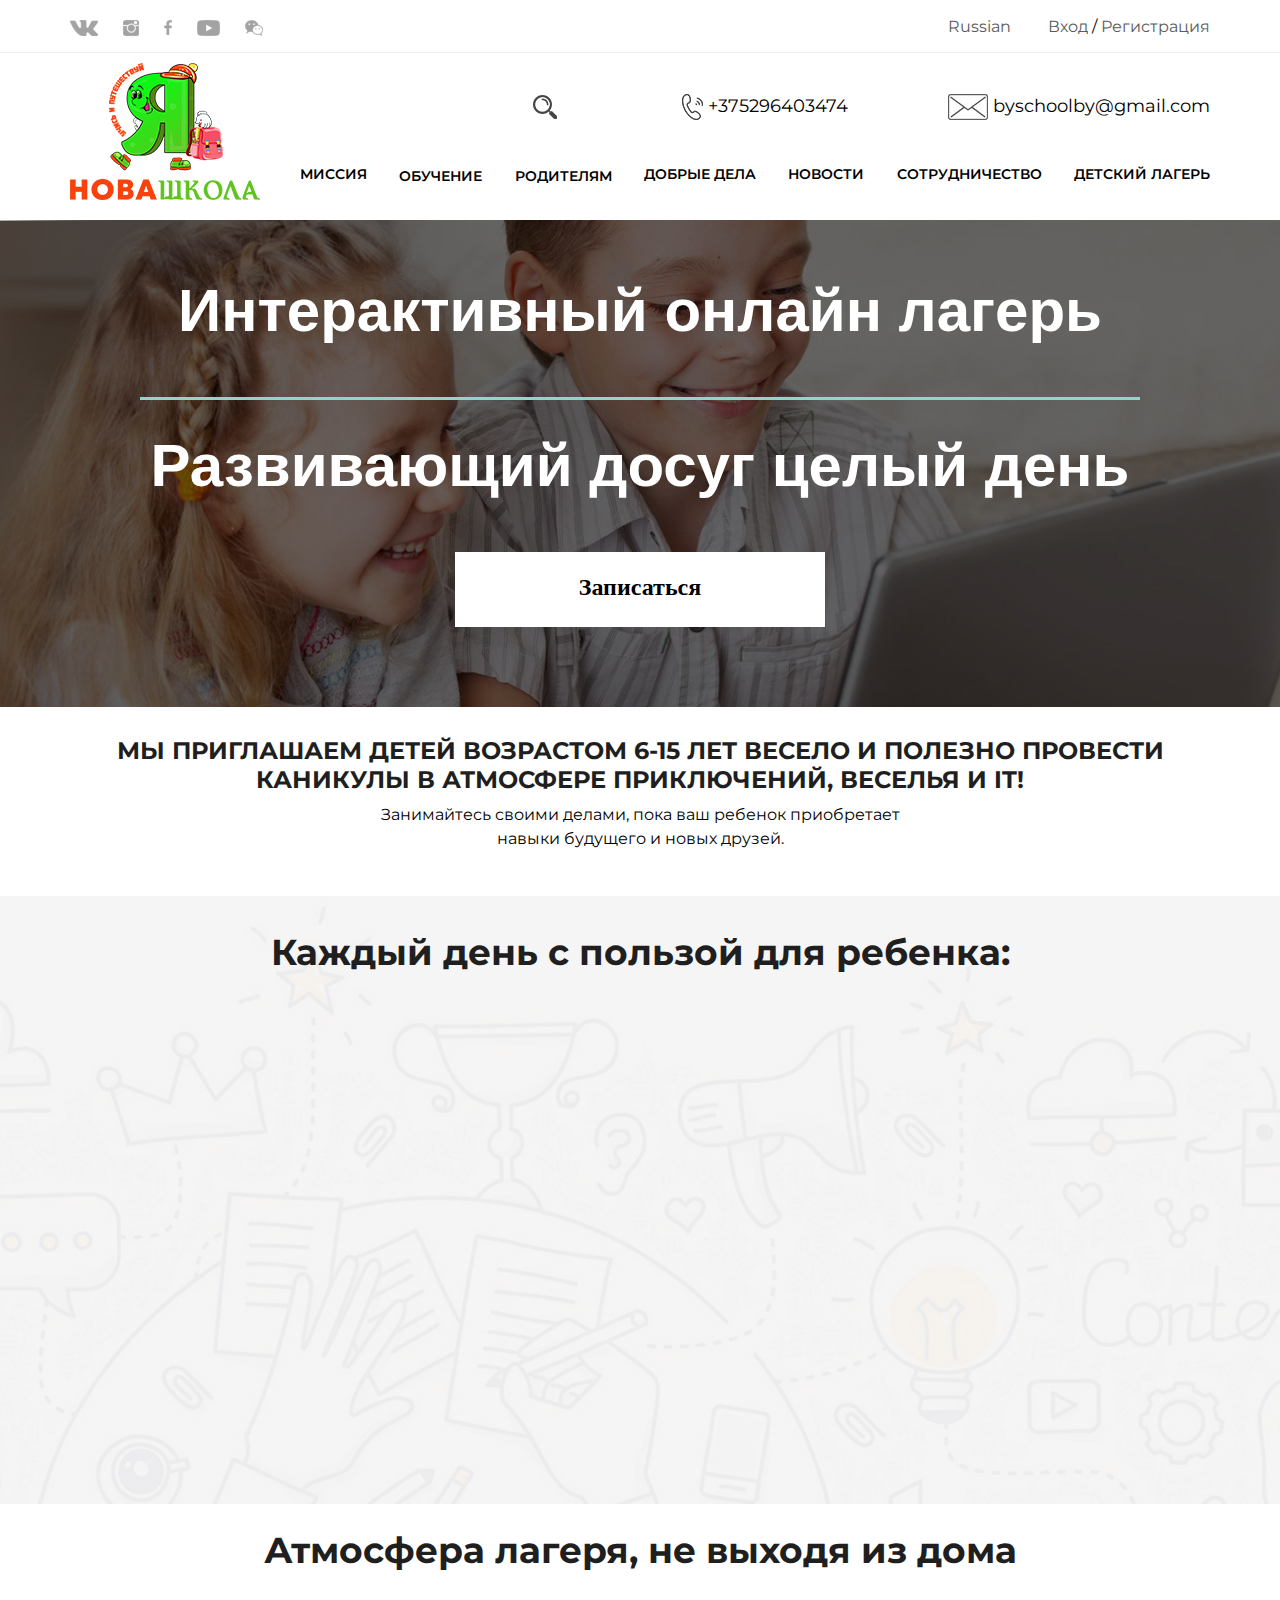
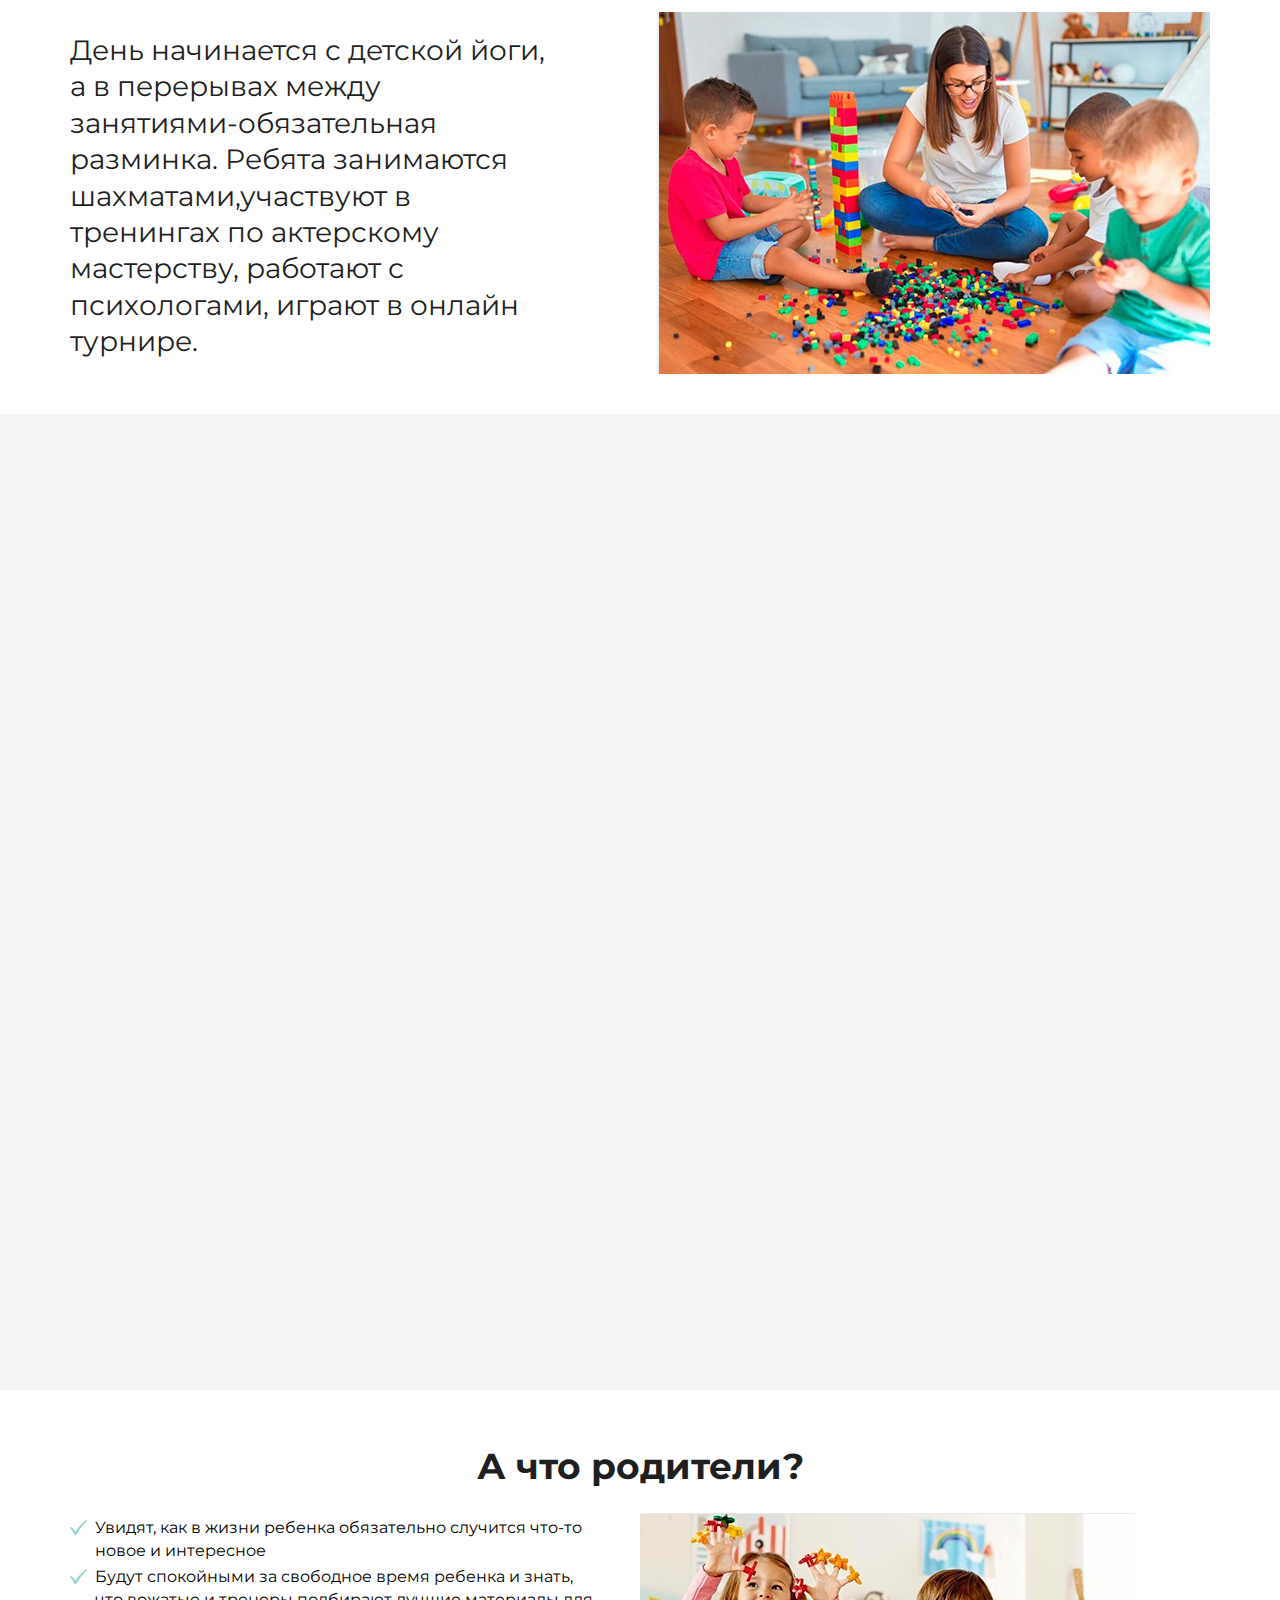
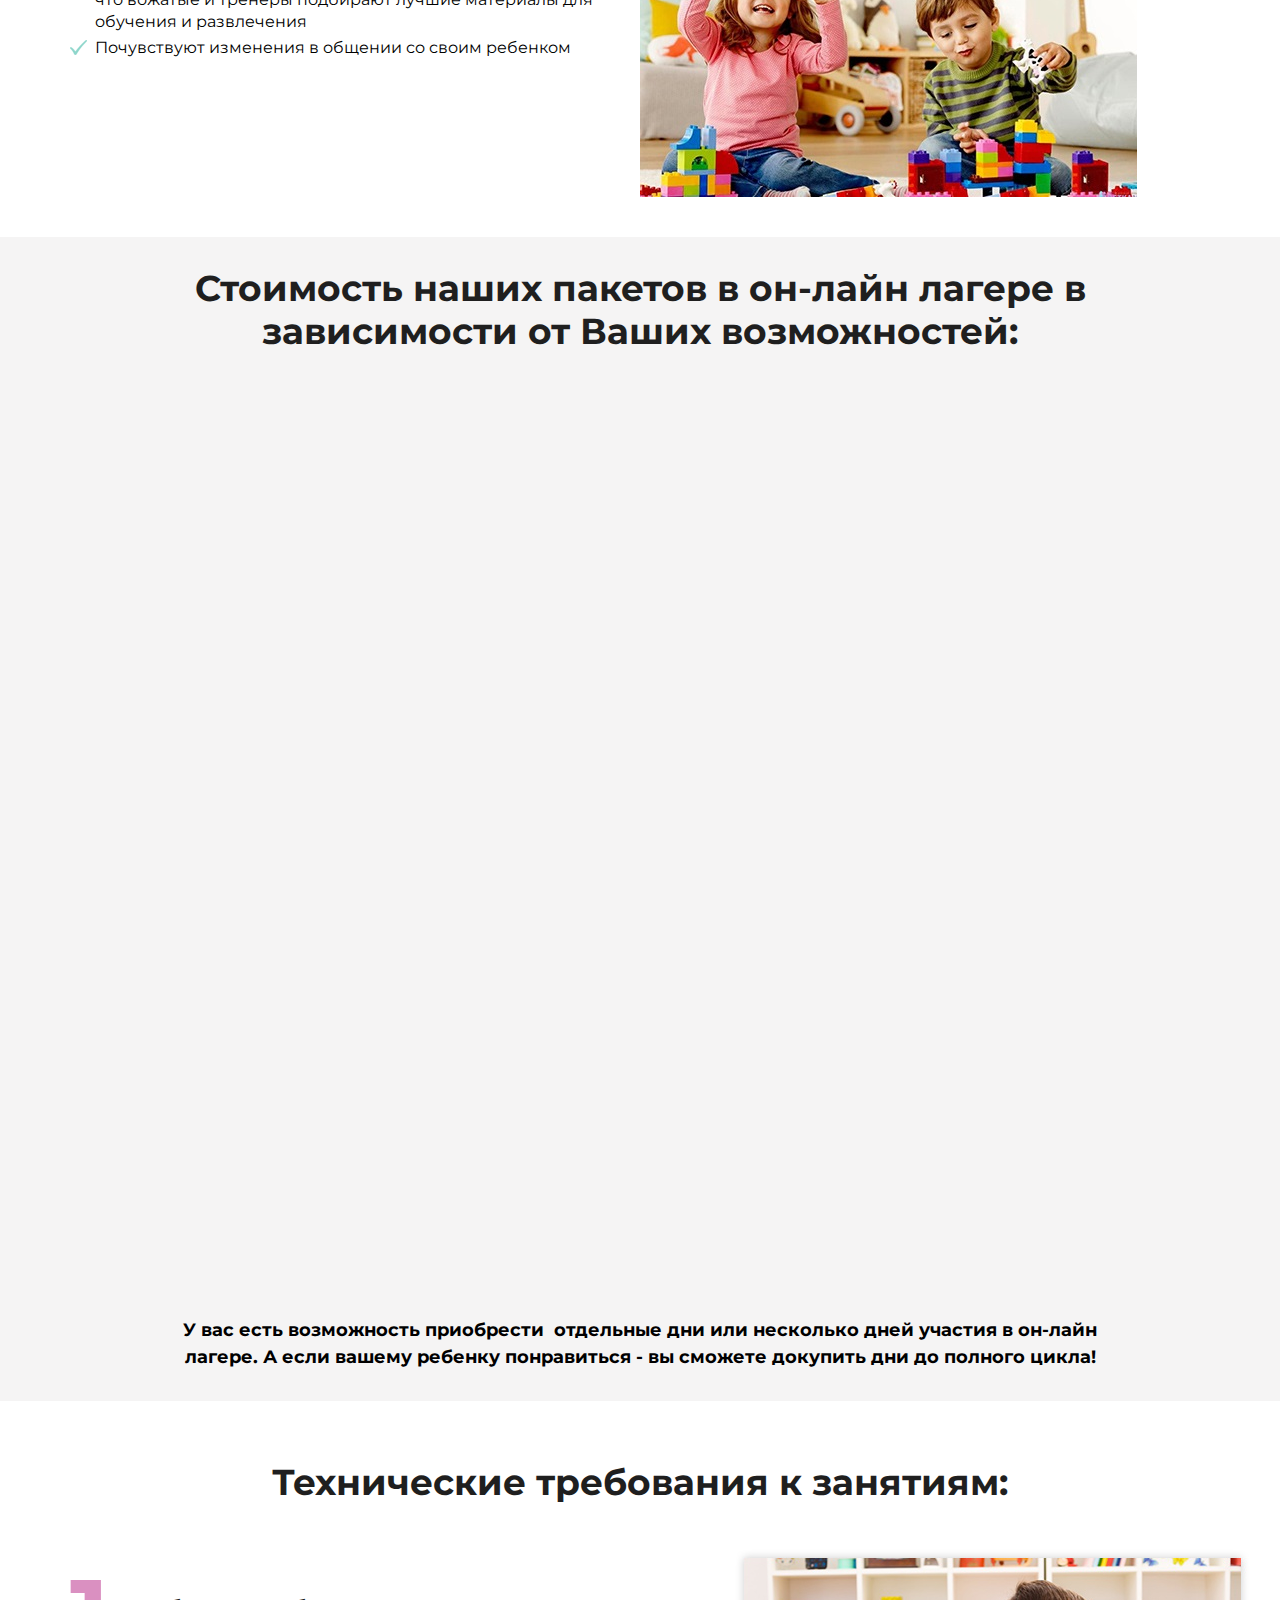
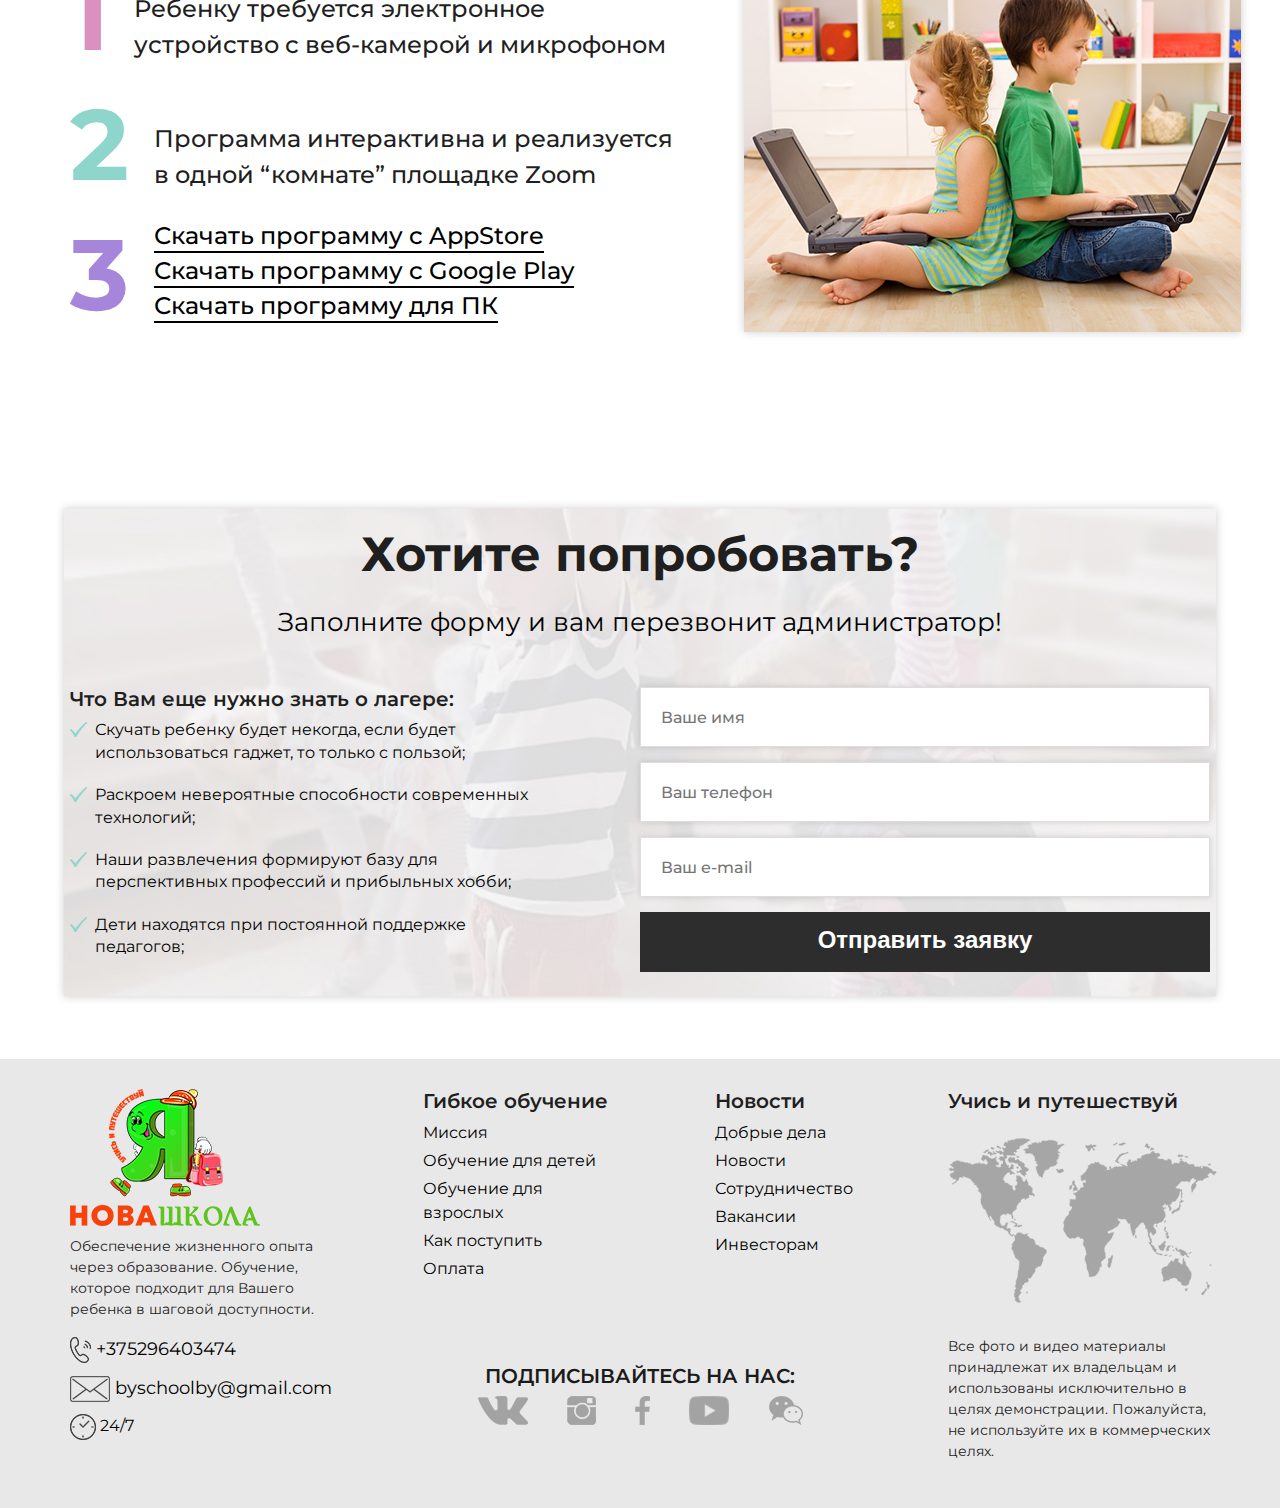
<file: camp.html>
<!DOCTYPE html>
<html lang="ru">
<head>
	<meta charset="UTF-8">
	<meta http-equiv=»X-UA-Compatible» content=»IE=EmulateIE6″>
	<meta name="viewport" content="width=device-width, initial-scale=1">
	<title>Интерактивный лагерь</title>

 <script src="http://html5shiv.googlecode.com/svn/trunk/html5.js"></script> 

	<link rel="stylesheet" href="css/normalize.css">
	<link href="https://fonts.googleapis.com/css2?family=Libre+Baskerville:wght@700&family=Montserrat:ital,wght@0,100;0,200;0,300;0,400;0,500;0,600;0,700;0,800;0,900;1,100;1,200;1,300;1,400;1,500;1,600;1,700;1,800;1,900&display=swap" rel="stylesheet">
	<link rel="stylesheet" href="https://use.fontawesome.com/releases/v5.0.9/css/all.css" integrity="sha384-5SOiIsAziJl6AWe0HWRKTXlfcSHKmYV4RBF18PPJ173Kzn7jzMyFuTtk8JA7QQG1" crossorigin="anonymous">
	<link rel="stylesheet" type="text/css" href="css/slick.css"/>
	<link rel="stylesheet" type="text/css" href="css/slick-theme.css"/>
	<link rel="stylesheet" href="css/bootstrap-reboot.min.css">
	<link rel="stylesheet" href="css/bootstrap.min.css">
	<link rel="stylesheet"href="https://cdnjs.cloudflare.com/ajax/libs/animate.css/4.0.0/animate.min.css"/>
	<link rel="stylesheet" href="css/jquery.arcticmodal-0.3.css">
	<link rel="stylesheet" href="css/main.css">
</head>
<body>


<!-- Menu Collapse -->
	<div class="menu__collapps">
		<nav class="menu menu1 d-none menu-collapse">
			<div class="x menu-open">
				<a href="index.html" class="logo">
							<img src="img/logo_green.png" alt="logo">
						</a>
				<img class="clouse" src="img/x.png" alt="">
			</div>
			<ul class="menu__item">
				<li>
					<a href="index.html" class="menu__link">
						Главная
					</a>
				</li>
				<li>
					<a href="mission.html" class="menu__link">
						Миссия 
					</a>
				</li>
				<li class="dropdown">
					<a href="#" class="menu__link dropbtn">
						Обучение 
						<i class="fas fa-chevron-down"></i>
						<i class="fas fa-chevron-right"></i>
					</a>
					<ul class="dropdown-content">
					  	<li>
					  		<a href="programm.html">
					  			Программа обучения
					  		</a>
					  	</li>
					  	<li>
					  		<a href="cost.html">
					  			Стоимость обучения
					  		</a>
					  	</li>
					  	<li>
					  		<a href="#">
					  		 	Наша команда
					  		</a>
					  	</li>  
					</ul>
				</li>
				<li class="dropdown">
					<a href="#" class="menu__link dropbtn">
						Родителям
						<i class="fas fa-chevron-down"></i>
						<i class="fas fa-chevron-right"></i>
					</a>
					<ul class="dropdown-content">
					  	<li>
					  		<a href="conditions.html">
					  			Условия приёма
					  		</a>
					  	</li>
					</ul>
				</li>
				<li>
					<a href="good.html" class="menu__link">
						Добрые дела 
					</a>
				</li>
				<li>
					<a href="news.html" class="menu__link">
						Новости
					</a>
				</li>
				<li>
					<a href="cooperation.html" class="menu__link">
						Сотрудничество 
					</a>
				</li>
				<li>
					<a href="camp.html" class="menu__link">
						Детский лагерь
					</a>
				</li>
				<li>
					<a href="vacancy.html" class="menu__link">
						Вакансии
					</a>
				</li>
				<li>
					<a href="https://school-i.by/to-investors.pdf" class="menu__link">
						Инвесторам
					</a>
				</li>
			</ul>
			<div class="contacs1">
				<div class="contacs__call">
					<a href="tel:+375296403474" class="call">
						<img src="img/phone_whrite.png" alt="call">
						+375296403474
					</a>
				</div>
				<div class="contacs__email">
					<a href="mailto:bybyschoolby@gmail.com" class="call">
						<img src="img/email_whrite.png" alt="call">
						byschoolby@gmail.com
					</a>
				</div>
			</div>
		</nav>
	</div>
<!-- End Menu Collapse -->


<!---Header--->
	<header id="header" class="header">
		<div class="container-fluid">
			<div class="container">
				<div class="row">
					<div class="col-9 col-sm-5 col-md-4 col-lg-3">
						<div class="social-links">
							<ul class="links">
								<li class="links__item">
									<a href="#" class="links__icon">
										<img src="img/vk.png" alt="">
									</a>
								</li>
								<li class="links__item">
									<a href="#" class="links__icon">
										<img src="img/instagramm.png" alt="">
									</a>
								</li>
								<li class="links__item">
									<a href="#" class="links__icon">
										<img src="img/fasebook.png" alt="">
									</a>
								</li>
								<li class="links__item">
									<a href="#" class="links__icon">
										<img src="img/youtube.png" alt="">
									</a>
								</li>
								<li class="links__item">
									<a href="#" class="links__icon">
										<img src="img/chat.png" alt="">
									</a>
								</li>
							</ul>
						</div>
					</div>
					<div class="col-3 col-sm-2 col-md-4 d-lg-none">
                        <button class="menu-open">
                            <i class="fa fa-bars"></i>
                        </button>
                    </div>
					<div class="col-sm-5 col-md-4 col-lg-3 ml-auto">
						<div class="cabinet">
							<div class="cabinet__lang">
								<span>
									Russian
								</span>
								<a href="#">
									<i class="fas fa-chevron-down"></i>
								</a>
							</div>
							<div class="d-sm-none contacs__search-mob">
								<a href="#" class="call">
									<img src="img/search.png" alt="search">
								</a>
							</div>
							<div class="cabinet__input">
								<a href="#" class="input">Вход</a>
								<span>/</span>
								<a href="#" class="reg">Регистрация</a>
							</div>
						</div>
					</div>
				</div>	
			</div>
		</div>
		<div class="container">
			<div class="row">
				<div class="col-xl-2 col-lg-12">
					<a href="index.html" class="logo">
						<img src="img/logo_green.png" alt="logo">
					</a>
				</div>
				<div class="col-lg-12 col-xl-10">
					<div class="navigation">
						<div class="contacs">
							<div class="contacs__search">
								<a href="#" class="call">
									<img src="img/search.png" alt="search">
								</a>
							</div>
							<div class="contacs__call">
								<a href="tel:+375296403474" class="call">
									<img src="img/call.png" alt="call">
									+375296403474
								</a>
							</div>
							<div class="contacs__email">
								<a href="mailto:bybyschoolby@gmail.com" class="call">
									<img src="img/message.png" alt="call">
									byschoolby@gmail.com
								</a>
							</div>
						</div>
						<nav class="menu d-none d-lg-block">
							<ul class="menu__item">
								<li>
									<a href="mission.html" class="menu__link">
										Миссия 
									</a>
								</li>
								<li class="dropdown">
									<a href="#" class="menu__link dropbtn">
										Обучение 
										<i class="fas fa-chevron-down"></i>
									</a>
									<ul class="dropdown-content">
									  	<li>
									  		<a href="programm.html">
									  			Программа обучения
									  		</a>
									  	</li>
									  	<li>
									  		<a href="cost.html">
									  			Стоимость обучения
									  		</a>
									  	</li>
									  	<li>
									  		<a href="#">
									  		 	Наша команда
									  		</a>
									  	</li>  
									</ul>
								</li>
								<li class="dropdown">
									<a href="#" class="menu__link dropbtn">
										Родителям
										<i class="fas fa-chevron-down"></i>
									</a>
									<ul class="dropdown-content">
									  	<li>
									  		<a href="conditions.html">
									  			Условия приёма
									  		</a>
									  	</li>
									</ul>
								</li>
								<li>
									<a href="good.html" class="menu__link">
										Добрые дела 
									</a>
								</li>
								<li>
									<a href="news.html" class="menu__link">
										Новости
									</a>
								</li>
								<li>
									<a href="cooperation.html" class="menu__link">
										Сотрудничество 
									</a>
								</li>
								<li>
									<a href="camp.html" class="menu__link">
										Детский лагерь
									</a>
								</li>
							</ul>
						</nav>
					</div>
				</div>
			</div>
		</div>
	</header>
<!---End Header--->


<!---Record-International--->
<section id="international" class="international record-international">
	<div class="container">
		<div class="row">
			<div class="col-12">
				<h1>
					Интерактивный онлайн лагерь
				</h1>
			</div>
			<div class="col-12">
				<div class="line-blue"></div>
			</div>
			<div class="col-12">
				<h1>
					Развивающий досуг целый день
				</h1>
			</div>
			<div class="col-12">
				<a href="#try-it2" class="rec go">
					Записаться
				</a>
			</div>
		</div>
	</div>
</section>
<!---End Record-International--->


<!---Iinvitation--->
<section id="invitation" class="invitation">
	<div class="container">
		<div class="row">
			<div class="col-12">
				<h4 class="invitation__title">
					Мы приглашаем детей возрастом 6-15 лет весело и полезно провести каникулы в атмосфере приключений, веселья и it!
				</h4>
			</div>
			<div class="col-12">
				<p class="invitation__text">
					Занимайтесь своими делами, пока ваш ребенок приобретает навыки будущего и новых друзей.
				</p>
			</div>
		</div>
	</div>
</section>
<!---End Invitation--->


<!---Benefit--->
<section id="capabilities" class="capabilities benefit">
	<div class="container">
		<div class="row">
			<div class="col-lg-12">
				<h3 class="capabilities__title">
					Каждый день с пользой для ребенка:
				</h3>
			</div>
		</div>
		<div class="row">
			<div class="col-md-6 col-lg-4">
				<div class="animate__animated opportunity">
					<div class="opportunity__list">
						<img src="img/camp_icon1.png" alt="" class="opportunity__icon">
						<h6 class="opportunity__title">
							Развитие
						</h6>
					</div>
					<p class="animate__animated opportunity__text">
						Интеллектуальное развитие ребенка
					</p>
				</div>
			</div>
			<div class="col-md-6 col-lg-4">
				<div class="animate__animated opportunity">
					<div class="opportunity__list">
						<img src="img/camp_icon2.png" alt="" class="opportunity__icon">
						<h6 class="animate__animated opportunity__title">
							Педагоги
						</h6>
					</div>
					<p class="animate__animated opportunity__text">
						7 педагогов разного профиля
					</p>
				</div>
			</div>
			<div class="col-md-6 col-lg-4">
				<div class="animate__animated opportunity">
					<div class="opportunity__list">
						<img src="img/camp_icon3.png" alt="" class="opportunity__icon">
						<h6 class="animate__animated opportunity__title">
							Активность
						</h6>
					</div>
					<p class="animate__animated opportunity__text">
						Физическая активность каждый час
					</p>
				</div>
			</div>
			<div class="col-md-6 col-lg-4">
				<div class="animate__animated opportunity">
					<div class="opportunity__list">
						<img src="img/camp_icon4.png" alt="" class="opportunity__icon">
						<h6 class="animate__animated opportunity__title">
							Гибкость
						</h6>
					</div>
					<p class="animate__animated opportunity__text">
						Зарядка и йога
					</p>
				</div>
			</div>
			<div class="col-md-6 col-lg-4">
				<div class="animate__animated opportunity">
					<div class="opportunity__list">
						<img src="img/camp_icon5.png" alt="" class="opportunity__icon">
						<h6 class="animate__animated opportunity__title">
							Группа
						</h6>
					</div>
					<p class="animate__animated opportunity__text">
						Дети 6-15 лет, в группе до 15 человек
					</p>
				</div>
			</div>
			<div class="col-md-6 col-lg-4">
				<div class="animate__animated opportunity">
					<div class="opportunity__list">
						<img src="img/camp_icon6.png" alt="" class="opportunity__icon">
						<h6 class="animate__animated opportunity__title">
							Психология
						</h6>
					</div>
					<p class="animate__animated opportunity__text">
						Развитие навыков человека «будущего» с психологами
					</p>
				</div>
			</div>
			<div class="col-md-6 col-lg-4">
				<div class="animate__animated opportunity">
					<div class="opportunity__list">
						<img src="img/camp_icon7.png" alt="" class="opportunity__icon">
						<h6 class="animate__animated opportunity__title">
							Мультипликация
						</h6>
					</div>
					<p class="animate__animated opportunity__text">
						Писательский Курс и Мультипликация
					</p>
				</div>
			</div>
			<div class="col-md-6 col-lg-4">
				<div class="animate__animated opportunity">
					<div class="opportunity__list">
						<img src="img/camp_icon8.png" alt="" class="opportunity__icon">
						<h6 class="animate__animated opportunity__title">
							Блогинг
						</h6>
					</div>
					<p class="animate__animated opportunity__text">
						Английский и Блогинг
					</p>
				</div>
			</div>
			<div class="col-md-6 col-lg-4">
				<div class="animate__animated opportunity">
					<div class="opportunity__list">
						<img src="img/camp_icon9.png" alt="" class="opportunity__icon">
						<h6 class="animate__animated opportunity__title">
							Творчество
						</h6>
					</div>
					<p class="animate__animated opportunity__text">
						Творческие занятия вне компьютера и перемены по 15 минут
					</p>
				</div>
			</div>
		</div>
	</div>
</section>
<!---End Benefit--->


<!---Atmosphere--->
<section id="earnings" class="earnings atmosphere">
	<div class="container">
		<div class="row">
			<div class="col-12">
				<h3 class="good__title">
					Атмосфера лагеря, не выходя из дома
				</h3>
			</div>	
			<div class="col-lg-6">
				<div class="animate__animated reception__desc atmosphere__desc">
					<p class="reception__text atmosphere__text">
						День начинается с детской йоги, а в перерывах между занятиями-обязательная разминка. Ребята занимаются шахматами,участвуют в тренингах по актерскому мастерству, работают с психологами, играют в онлайн турнире.
					</p>
				</div>
			</div>	
			<div class="col-lg-6">
				<div class="bg-atmosphere"></div>
			</div>
		</div>
	</div>
</section>
<!---End Atmosphere--->


<!---Programm--->
<section id="principle" class="principle programm">
	<div class="container">
		<div class="row">
			<div class="col-lg-12">
				<h3 class="animate__animated principle__title">
					Программа Лагеря
				</h3>
			</div>
		</div>
		<div class="row">
			<div class="col-md-6 col-lg-4">
				<div class="animate__animated items">
					<div class="items__icon color_1">
						1
					</div>
					<div class="descript">
						<h6>
							Программирование
						</h6>
						<p class="items__text">
						    Для старшей группы (9-15 лет) -за время лагеря дети создадут собственные фоны, декорации, героев и адаптируют их под Unity
						</p>
					</div>
				</div>
			</div>
			<div class="col-md-6 col-lg-4">
				<div class="animate__animated items">
					<div class="items__icon color_1">
						2
					</div>
					<div class="descript">
						<h6>
							Art
						</h6>
						<p class="items__text">
							Каждый день - занятия с Art, развивающие у детей у детей креативное мышление, творческие способности и свое видение прекрасного.
						</p>
					</div>
				</div>
			</div>
			<div class="col-md-6 col-lg-4">
				<div class="animate__animated items">
					<div class="items__icon color_1">
						3
					</div>
					<div class="descript">
						<h6>
							Я управленец
						</h6>
						<p class="items__text">
							Ваш ребенок научиться управлять предприятием, познает мир финансов, почувствует себя предпринимателем.
						</p>
					</div>
				</div>
			</div>
			<div class="col-md-6 col-lg-4">
				<div class="animate__animated items">
					<div class="items__icon color_2">
						4
					</div>
					<div class="descript">
						<h6>
							STEM и Наука
						</h6>
						<p class="items__text">
							Дети попробуют себя в роли ученых и проектных менеджеров. Проведут собственные эксперименты и попробуют воплотить в жизнь собственные инженерные решения
						</p>
					</div>
				</div>
			</div>
			<div class="col-md-6 col-lg-4">
				<div class="animate__animated items">
					<div class="items__icon color_2">
						5
					</div>
					<div class="descript">
						<h6>
							Иностранный язык
						</h6>
						<p class="items__text">
							Участники прокачают английский с носителем языка. Расширят свой словарный запас и уберут страх перед языковым барьером.
						</p>
					</div>
				</div>
			</div>
			<div class="col-md-6 col-lg-4">
				<div class="animate__animated items">
					<div class="items__icon color_2">
						6
					</div>
					<div class="descript">
						<h6>
							Активность
						</h6>
						<p class="items__text">
							Дети каждый день играют на свежем воздухе. Ежедневно проходят разные физические активности, турнир по теннису и супер-приз для победителя!
						</p>
					</div>
				</div>
			</div>
			<div class="col-md-6 col-lg-4">
				<div class="animate__animated items">
					<div class="items__icon color_3">
						7
					</div>
					<div class="descript">
						<h6>
							Эстетика
						</h6>
						<p class="items__text">
							Психологические мастер-классы на которых дети больше узнают о себе и свои эмоции, исследуют мир и свое место в нем. Научатся слышать и слушать друг друга, различать Эмоции собеседника и выходить из конфликтных ситуаций мирным путем.
						</p>
					</div>
				</div>
			</div>
			<div class="col-md-6 col-lg-4">
				<div class="animate__animated items">
					<div class="items__icon color_3">
						8
					</div>
					<div class="descript">
						<h6>
							Вечеринки
						</h6>
						<p class="items__text">
							Вечеринка в  фотозоне, музыкой, танцами. Кулинарные мастер классы
						</p>
					</div>
				</div>
			</div>
			<div class="col-md-6 col-lg-4">
				<div class="animate__animated items">
					<div class="items__icon color_3">
						9
					</div>
					<div class="descript">
						<h6>
							Мультипликация
						</h6>
						<p class="items__text">
							Напишем сценарий мультика. Научимся озвучивать на английском. Узнаем все секреты монтажа, озвучки, раскадровки.
						</p>
					</div>
				</div>
			</div>
			<div class="col-md-6 col-lg-4">
				<div class="animate__animated items">
					<div class="items__icon color_4">
						10
					</div>
					<div class="descript">
						<h6>
							Блогинг
						</h6>
						<p class="items__text">
							Создадим рекламу будущей премьеры в своих блогах.
						</p>
					</div>
				</div>
			</div>
			<div class="col-md-6 col-lg-4">
				<div class="animate__animated items">
					<div class="items__icon color_4">
						11
					</div>
					<div class="descript">
						<h6>
							Фотография
						</h6>
						<p class="items__text">
							Научимся фотографировать.
						</p>
					</div>
				</div>
			</div>
			<div class="col-md-6 col-lg-4">
				<div class="animate__animated items">
					<div class="items__icon color_4">
						12
					</div>
					<div class="descript">
						<h6>
							Онлайн экскурсии
						</h6>
						<p class="items__text">
							Интересные и занимательные экскурсии, познаем окружающий мир вместе.
						</p>
					</div>
				</div>
			</div>
		</div>
	</div>
</section>
<!---End Programm--->


<!---Parents--->
<section id="earnings" class="earnings parents">
	<div class="container">
		<div class="row no-gutters">
			<div class="col-12">
				<h3 class="reception__title">
					А что родители?
				</h3>
			</div>	
			<div class="col-lg-6">
				<div class="ex">
					<ul class="animate__animated ex__list">
						<li class="ex__item">
							<img src="img/blue_checkmark.png" alt="">
							<div>
								Увидят, как в жизни ребенка обязательно случится что-то новое и интересное
							</div>
						</li>
						<li class="ex__item">
							<img src="img/blue_checkmark.png" alt="">
							<div>
								Будут спокойными за свободное время ребенка и знать, что вожатые и тренеры подбирают лучшие материалы для обучения и развлечения
							</div>
						</li>
						<li class="ex__item">
							<img src="img/blue_checkmark.png" alt="">
							<div>
								Почувствуют изменения в общении со своим ребенком
							</div>
						</li>
					</ul>
				</div>
			</div>	
			<div class="col-lg-6">
				<div class="bg_Parents">
					<img src="img/parents_img.jpg" alt="">
				</div>
			</div>
		</div>
	</div>
</section>
<!---End Parents--->


<!---End Cost--->
<section id="cost" class="cost">
	<div class="container">
		<div class="row no-gutters">
			<div class="col-12">
				<h3>
					Стоимость наших пакетов в он-лайн лагере в зависимости от Ваших возможностей:
				</h3>
			</div>
			<div class="col-md-6 col-xl-4">
				<div class="animate__animated package">
					<h4 class="package__title cost_color1">
						Мини
					</h4>
					<span class="package__text">
						2 дня
					</span>
					<span class="package__text">
						4 часа в день
					</span>
					<img src="img/cost_img1.jpg" alt="" class="package__img">
					<span class="package__cost">
						60 BYN
					</span>
					<a href="#try-it2" class="package__order order1 go">
						Заказать
					</a>
				</div>
			</div>
			<div class="col-md-6 col-xl-4">
				<div class="animate__animated package">
					<h4 class="package__title cost_color2">
						Популярный
					</h4>
					<span class="package__text">
						5 дней
					</span>
					<span class="package__text">
						5 часов в день
					</span>
					<img src="img/cost_img2.jpg" alt="" class="package__img">
					<span class="package__cost">
						100 BYN
					</span>
					<a href="#try-it2" class="package__order order2 go">
						Заказать
					</a>
				</div>
			</div>
			<div class="col-md-6 col-xl-4">
				<div class="animate__animated package package-recomend">
					<div class="recomend"></div>
					<h4 class="package__title cost_color1">
						Рекомендуем
					</h4>
					<span class="package__text">
						5 дней
					</span>
					<span class="package__text">
						7 часов в день
					</span>
					<img src="img/cost_img3.jpg" alt="" class="package__img">
					<span class="package__cost">
						150 BYN
					</span>
					<a href="#try-it2" class="package__order order1 go">
						Заказать
					</a>
				</div>
			</div>
			<div class="col-md-6 col-xl-4">
				<div class="animate__animated package">
					<h4 class="package__title cost_color3">
						Оптимальный
					</h4>
					<span class="package__text">
						7 дней
					</span>
					<span class="package__text">
						7 часов в день
					</span>
					<img src="img/cost_img4.jpg" alt="" class="package__img">
					<span class="package__cost">
						250 BYN
					</span>
					<a href="#try-it2" class="package__order order3 go">
						Заказать
					</a>
				</div>
			</div>
			<div class="col-md-6 col-xl-4">
				<div class="animate__animated package">
					<h4 class="package__title cost_color4">
						Универсальный
					</h4>
					<span class="package__text">
						10 дней
					</span>
					<span class="package__text">
						7 часов в день
					</span>
					<img src="img/cost_img5.jpg" alt="" class="package__img">
					<span class="package__cost">
						300 BYN
					</span>
					<a href="#try-it2" class="package__order order4 go">
						Заказать
					</a>
				</div>
			</div>
			<div class="col-md-6 col-xl-4">
				<div class="animate__animated package">
					<h4 class="package__title cost_color5">
						Супер
					</h4>
					<span class="package__text">
						14 дней
					</span>
					<span class="package__text">
						7 часов в день
					</span>
					<img src="img/cost_img6.jpg" alt="" class="package__img">
					<span class="package__cost">
						375 BYN
					</span>
					<a href="#try-it2" class="package__order order5 go">
						Заказать
					</a>
				</div>
			</div>
			<div class="col-12">
				<p class="cost__description">
					У вас есть возможность приобрести  отдельные дни или несколько дней участия в он-лайн лагере. А если вашему ребенку понравиться - вы сможете докупить дни до полного цикла!
				</p>
			</div>
		</div>
	</div>
</section>
<!---End Cost--->


<!---Try-it--->
<section id="try-it" class="try-it">
	<div class="container">
		<div class="row no-gutters">
			<div class="col-12">
				<h3>
					Технические требования к занятиям:
				</h3>
			</div>
			<div class="col-lg-7">
				<div class="requirements">
					<div class="demand">
						<div class="demand__number cost_color3">
							1
						</div>
						<p class="demand__text">
							Ребенку требуется электронное <br> устройство с веб-камерой и микрофоном 
						</p>
					</div>
					<div class="demand">
						<div class="demand__number cost_color1">
							2
						</div>
						<p class="demand__text">
							Программа интерактивна и реализуется <br> в одной “комнате” площадке Zoom  
						</p>
					</div>
					<div class="demand">
						<div class="demand__number cost_color2">
							3
						</div>
						<p class="demand__text">
							<a href="#">
								Скачать программу c AppStore
							</a>
							<a href="#">
								Скачать программу c Google Play  
							</a>
							<a href="#">
								Скачать программу для ПК
							</a> 
						</p>
					</div>
				</div>
			</div>
			<div class="col-lg-5">
				<img src="img/requirements_img.jpg" alt="" class="rec-img">
			</div>
		</div>
	</div>
</section>
<!---End Try-it--->

<section id="try-it2" class="try-it">
	<div class="container container-bottom">
		<div class="row no-gutters">
			<div class="col-12">
				<h2>
					Хотите попробовать?
				</h2>
				<p>
					Заполните форму и вам перезвонит администратор!
				</p>
			</div>
			<div class="col-lg-5">
				<div class="animate__animated ex">
					<h6>
						Что Вам еще нужно знать о лагере:
					</h6>
					<ul class="animate__animated ex__list">
						<li class="animate__animated ex__item">
							<img src="img/blue_checkmark.png" alt="">
							<div>
								Скучать ребенку будет некогда, если будет использоваться гаджет, то только с пользой;  
							</div>
						</li>
						<li class="animate__animated ex__item">
							<img src="img/blue_checkmark.png" alt="">
							<div>
								Раскроем невероятные способности современных технологий;
							</div>
						</li>
						<li class="animate__animated ex__item">
							<img src="img/blue_checkmark.png" alt="">
							<div>
								Наши развлечения формируют базу для перспективных профессий и прибыльных хобби;
							</div>
						</li>
						<li class="animate__animated ex__item">
							<img src="img/blue_checkmark.png" alt="">
							<div>
								Дети находятся при постоянной поддержке педагогов;
							</div>
						</li>
					</ul>
				</div>
			</div>
			<div class="col-lg-6 offset-lg-1">
				<div class="form animate__animated">
					<input type="name" class="name" name="name" placeholder="Ваше имя">
					<input type="tel" class="phone phone2" name="phone" placeholder="Ваш телефон">
					<input type="email" class="email" name="email" placeholder="Ваш e-mail">
					<a href="#" class="form__button">
						Отправить заявку
					</a>
				</div>
			</div>
		</div>
	</div>
</section>

<!---Footer--->
<footer id="footer" class="footer">
	<div class="container">
		<div class="row">
			<div class="col-lg-3">
				<div class="footer__logo">
					<a href="#" class="logo">
						<img src="img/logo_green.png" alt="logo">
					</a>
					<p class="logo-footer__text">
						Обеспечение жизненного опыта через образование. Обучение, которое подходит для Вашего ребенка в шаговой доступности.
					</p>
				</div>
			</div>
			<div class="col-md-6 col-lg-3 d-none d-lg-block">
				<div class="footer-menu">
					<nav class="menu-left">
						<h6>
							Гибкое обучение
						</h6>
						<ul class="menu-left__item">
							<li>
								<a href="mission.html">
									Миссия
								</a>
							</li>	
							<li>
								<a href="cost.html">
									Обучение для детей
								</a>
							</li>
							<li>
								<a href="cost.html">
									Обучение для взрослых
								</a>
							</li>
							<li>
								<a href="conditions.html">
									Как поступить
								</a>
							</li>
							<li>
								<a href="#">
									Оплата
								</a>
							</li>
						</ul>
					</nav>
				</div>
			</div>
			<div class="col-md-6 col-lg-3 d-none d-lg-block">
				<div class="footer-menu">
					<nav class="menu-right">
						<h6>
							Новости
						</h6>
						<ul class="menu-left__item">
							<li>
								<a href="good.html">
									Добрые дела
								</a>
							</li>	
							<li>
								<a href="news.html">
									Новости
								</a>
							</li>
							<li>
								<a href="cooperation.html">
									Сотрудничество
								</a>
							</li>
							<li>
								<a href="vacancy.html">
									Вакансии
								</a>
							</li>
							<li>
								<a href="https://school-i.by/to-investors.pdf">
									Инвесторам
								</a>
							</li>
						</ul>
					</nav>
				</div>
			</div>
			<div class="d-none d-md-block col-md-12 col-lg-3">
				<div class="map">
					<h6>
						Учись и путешествуй
					</h6>
					<img src="img/map.png" alt="">
				</div>
			</div>
		</div>
		<div class="row">
			<div class="col-md-6 offset-md-4 offset-lg-0 col-lg-3">
				<div class="footer__contacs">
					<div class="contacs__call contacs__call-footer">
						<a href="tel:+375296403474" class="call">
							<img src="img/call.png" alt="call">
							+375296403474
						</a>
					</div>
					<div class="contacs__email contacs__email-footer">
						<a href="mailto:yourmail@mysite.com" class="call">
							<img src="img/message.png" alt="call">
							byschoolby@gmail.com
						</a>
					</div>
					<div class="contacs__clock">
						<img src="img/clock_footer.png" alt="">
						24/7
					</div>
				</div>
				<div class="footer__contacs1">
					<div class="contacs__call contacs__call-footer">
						<a href="#" class="call">
							<img src="img/call.png" alt="call">
							+375296403474
						</a>
						<div class="contacs__clock">
							<img src="img/clock_footer.png" alt="">
							24/7
						</div>
					</div>
					<div class="contacs__email contacs__email-footer">
						<a href="mailto:yourmail@mysite.com" class="call">
							<img src="img/message.png" alt="call">
							byschoolby@gmail.com
						</a>
					</div>
				</div>
			</div>
			<div class="d-md-none col-md-12 col-lg-3">
				<div class="map">
					<h6>
						Учись и путешествуй
					</h6>
					<img src="img/map.png" alt="">
				</div>
			</div>
			<div class="col-lg-6">
				<h6 class="icon-title">
					Подписывайтесь на нас:
				</h6>
				<ul class="links links-footer">
					<li class="links__item">
						<a href="#" class="links__icon">
							<img src="img/f-vk.png" alt="">
						</a>
					</li>
					<li class="links__item">
						<a href="#" class="links__icon">
							<img src="img/f-inst.png" alt="">
						</a>
					</li>
					<li class="links__item">
						<a href="#" class="links__icon">
							<img src="img/f-fac.png" alt="">
						</a>
					</li>
					<li class="links__item">
						<a href="#" class="links__icon">
							<img src="img/f-you.png" alt="">
						</a>
					</li>
					<li class="links__item">
						<a href="#" class="links__icon">
							<img src="img/f-chat.png" alt="">
						</a>
					</li>
				</ul>
			</div>
			<div class="col-lg-3">
				<p class="logo-footer__text logo-footer__text2">
					Все фото и видео материалы принадлежат их владельцам и использованы исключительно в целях демонстрации. Пожалуйста, не используйте их в коммерческих целях.
				</p>
			</div>
		</div>
	</div>
</footer>
<!---End Footer--->


<!---Box-modal--->
	<div style="display: none;">
	    <div class="box-modal box-modal1" id="exampleModal-input">
	    	<div class="menu-clouse">
	    		<div class="box-modal_close arcticmodal-close"><img class="cl" src="img/x.png" alt=""></div>
			</div>
	    	<a href="index.html" class="logo">
				<img src="img/logo_green.png" alt="logo">
			</a>
			<div class="buttons">
				<a href="#" class="button__student tablink active tablink-1" onclick="openCity(event, '100')">
					Для учениа
				</a>
				<a href="#" class="button__teacher tablink tablink-2" onclick="openCity(event, '200')">
					Для учителя
				</a>
			</div>
			<div id="100" class="m-form tabcontent" style="display: block">
				<input type="email" class="mail" name="mail" placeholder="Ваш e-mail">
				<input type="password" class="pass" name="pass" placeholder="Ваш пароль">
				<a href="#" class="form__button">
					Войти
				</a>
			</div>
			<div id="200" class="m-form tabcontent">
				<input type="email" class="mail" name="mail" placeholder="Ваш e-mail">
				<input type="password" class="pass" name="pass" placeholder="Ваш пароль">
				<a href="#" class="form__button">
					Войти
				</a>
			</div>
			<div class="pass-reg pass-reg1">
				<a href="#" class="password">
					Забыли пароль?
				</a>
				<a href="#" class="regist">
					зарегестрироваться
				</a>
			</div>
	    </div>
	</div>

	<div style="display: none;">
	    <div class="box-modal" id="exampleModal-reg">
	    	<div class="menu-clouse">
	    		<div class="box-modal_close arcticmodal-close"><img class="cl" src="img/x.png" alt=""></div>
			</div>
	    	<a href="index.html" class="logo">
				<img src="img/logo_green.png" alt="logo">
			</a>
			<div class="buttons">
				<a href="#" class="button__student tablink active tablink-1" onclick="openCity(event, '101')">
					Для ученика
				</a>
				<a href="#" class="button__teacher tablink tablink-2" onclick="openCity(event, '202')">
					Для учителя
				</a>
			</div>
			<div id="101" class="m-form tabcontent" style="display: block;">
				<input type="email" class="mail" name="mail" placeholder="Ваш e-mail">
				<input type="password" class="pass" name="pass" placeholder="Ваш пароль">
				<input type="tel" class="phone tel" name="phone" placeholder="Ваш телефон">
				<a href="#" class="form__button">
					Зарегестрироваться
				</a>
			</div>
			<div id="202" class="m-form tabcontent">
				<input type="email" class="mail" name="mail" placeholder="Ваш e-mail">
				<input type="password" class="pass" name="pass" placeholder="Ваш пароль">
				<input type="tel" class="phone tel" name="phone" placeholder="Ваш телефон">
				<a href="#" class="form__button">
					Зарегестрироваться
				</a>
			</div>
			<div class="pass-reg">
				<a href="#" class="password">
					Забыли пароль?
				</a>
			</div>
	    </div>
	</div>
<!---End Box-modal--->




	<script src="js/jquery-3.3.1.min.js"></script>
	<script src="js/jquery.arcticmodal-0.3.min.js"></script>
	<script src="js/arctikmodal.js"></script>
	<script src="js/slick.min.js"></script>
	<script src="js/tabs.js"></script>
	<script src="js/tabs2.js"></script>
	<script src="js/slick2.js"></script>
	<script src="js/main.js"></script>
</body>
</html>
</file>
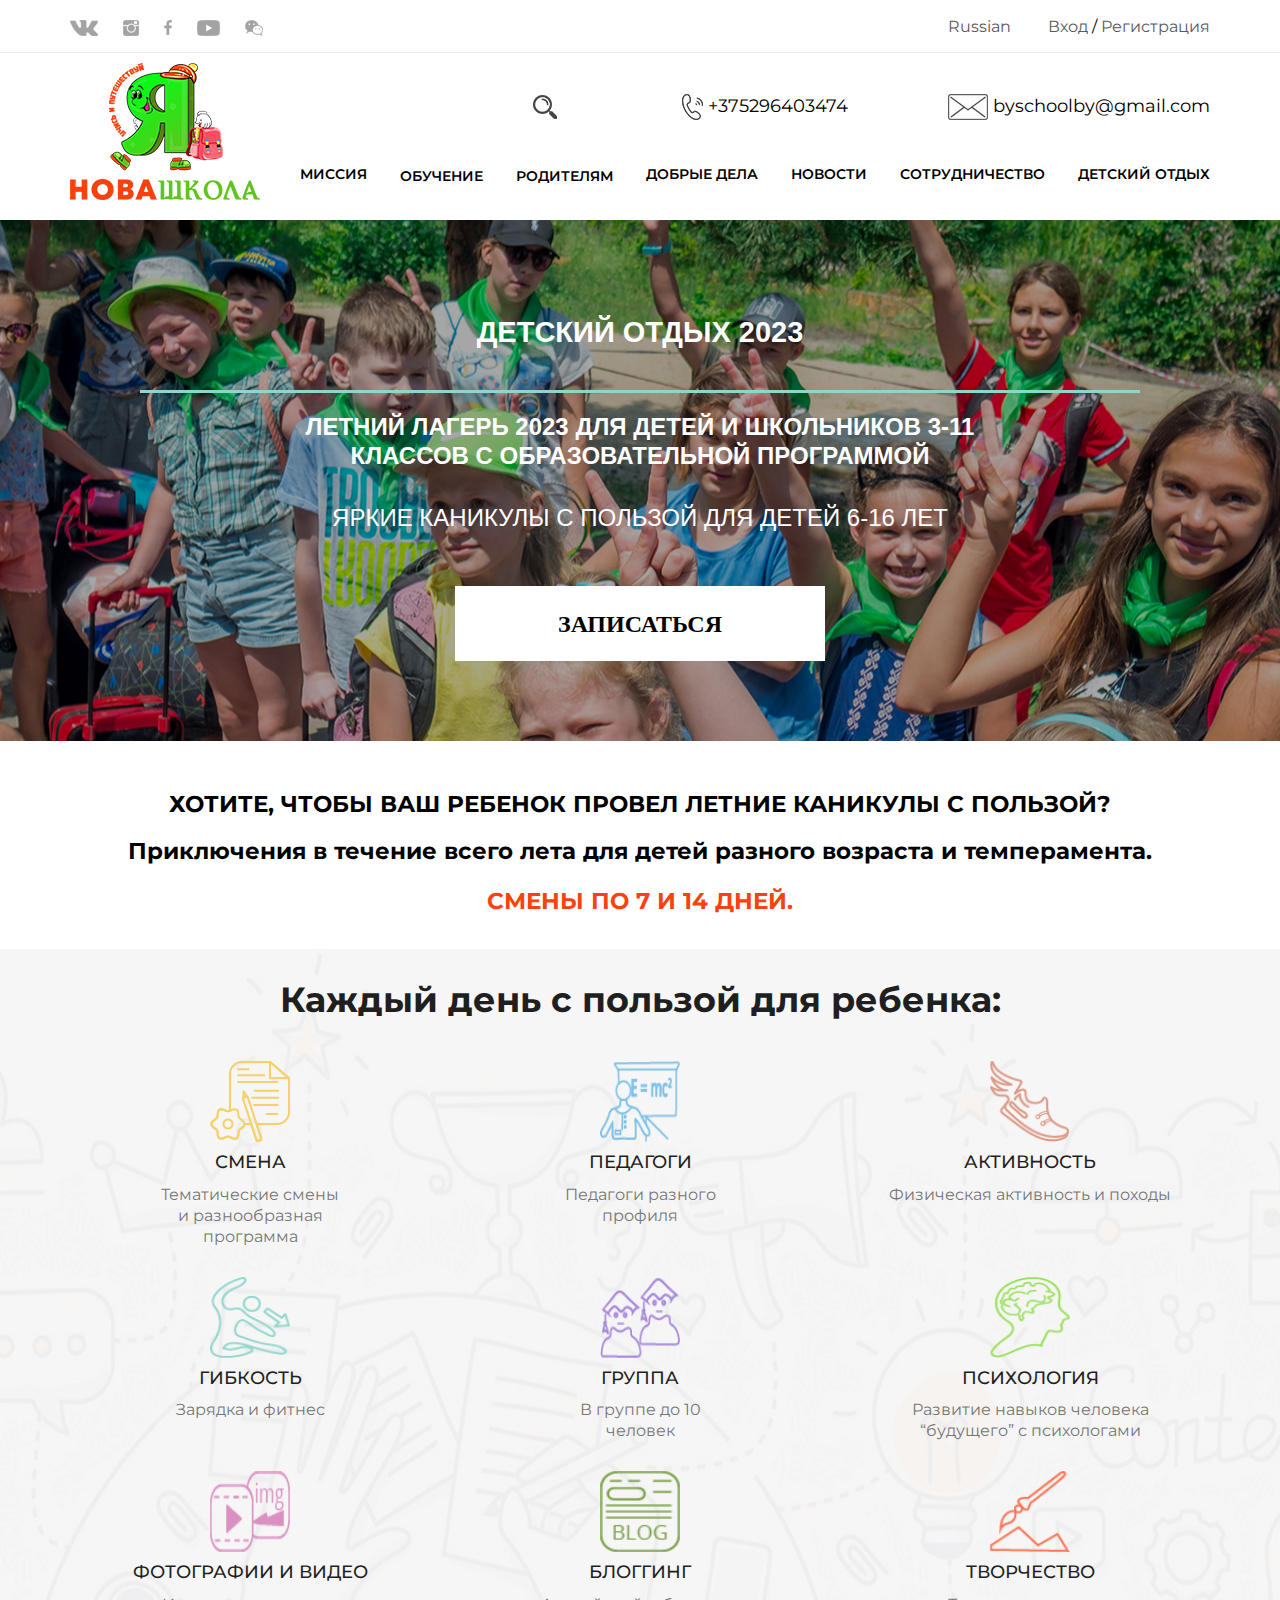
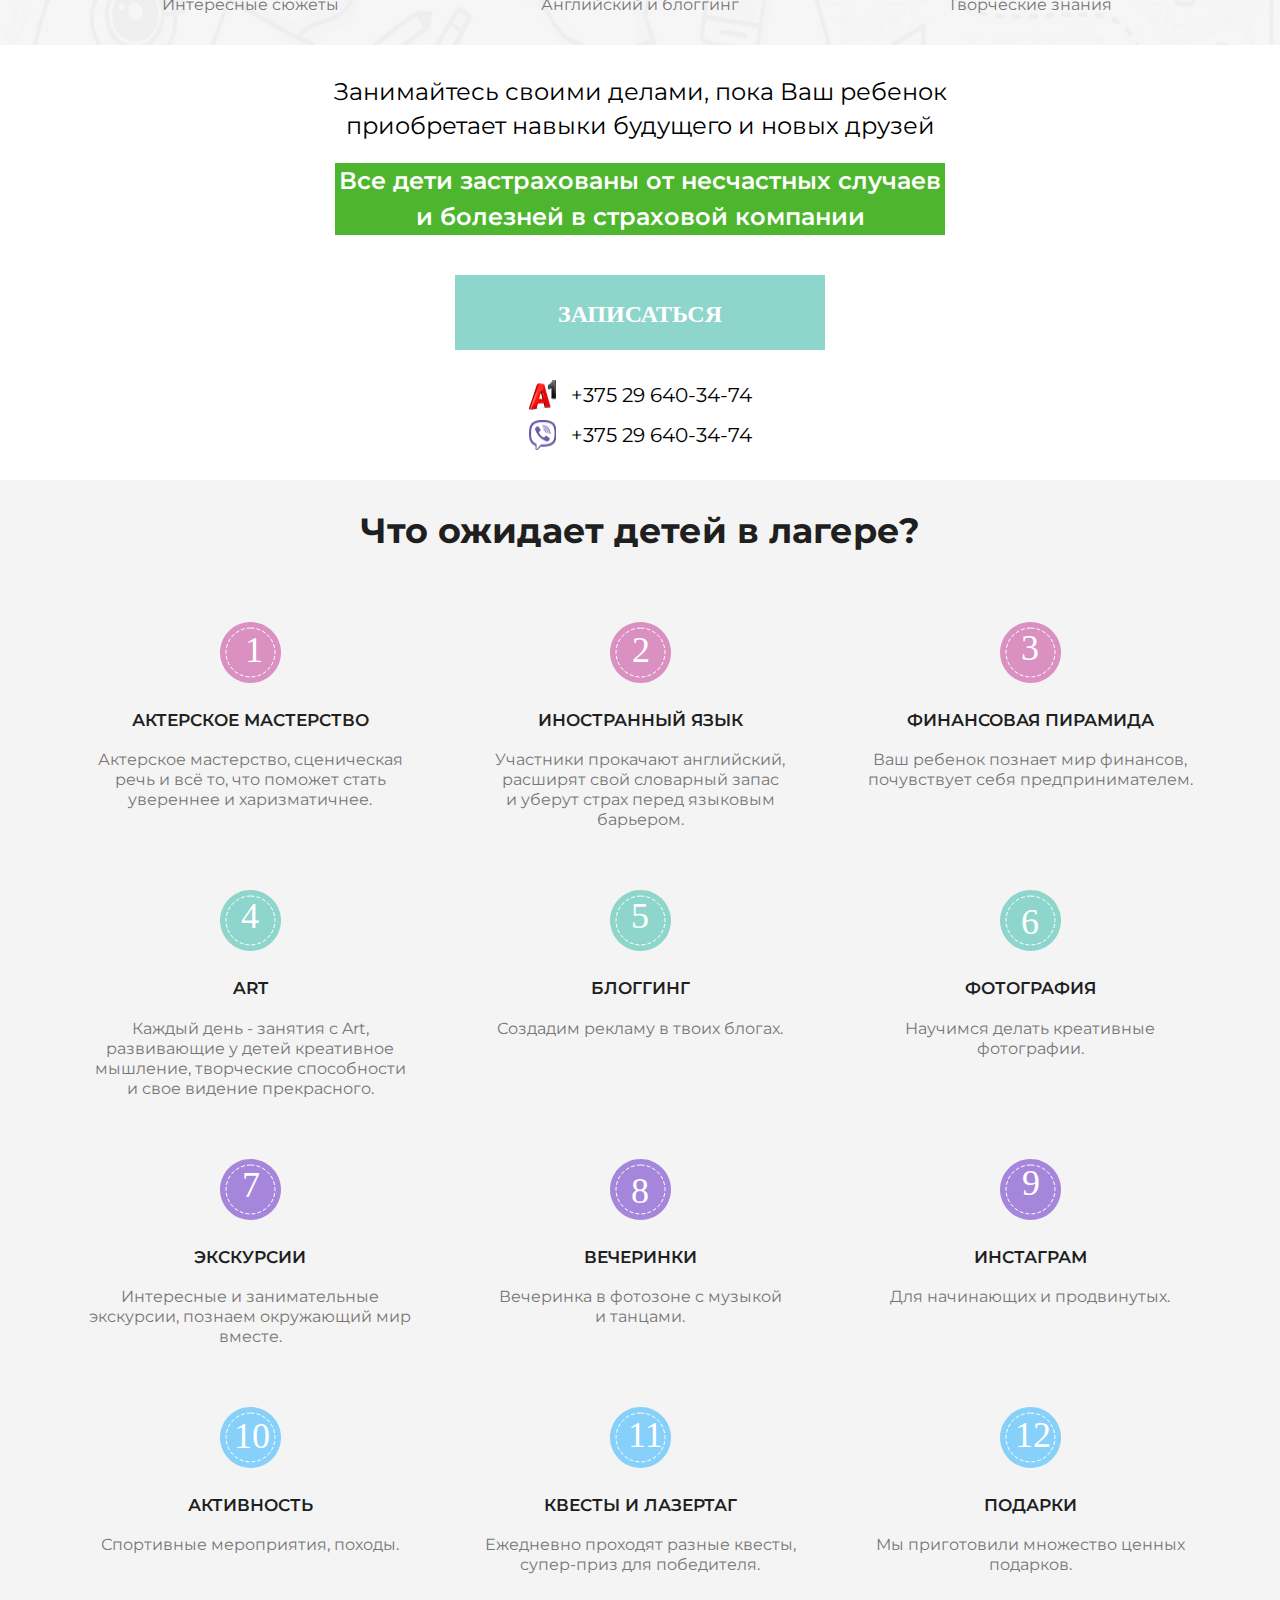
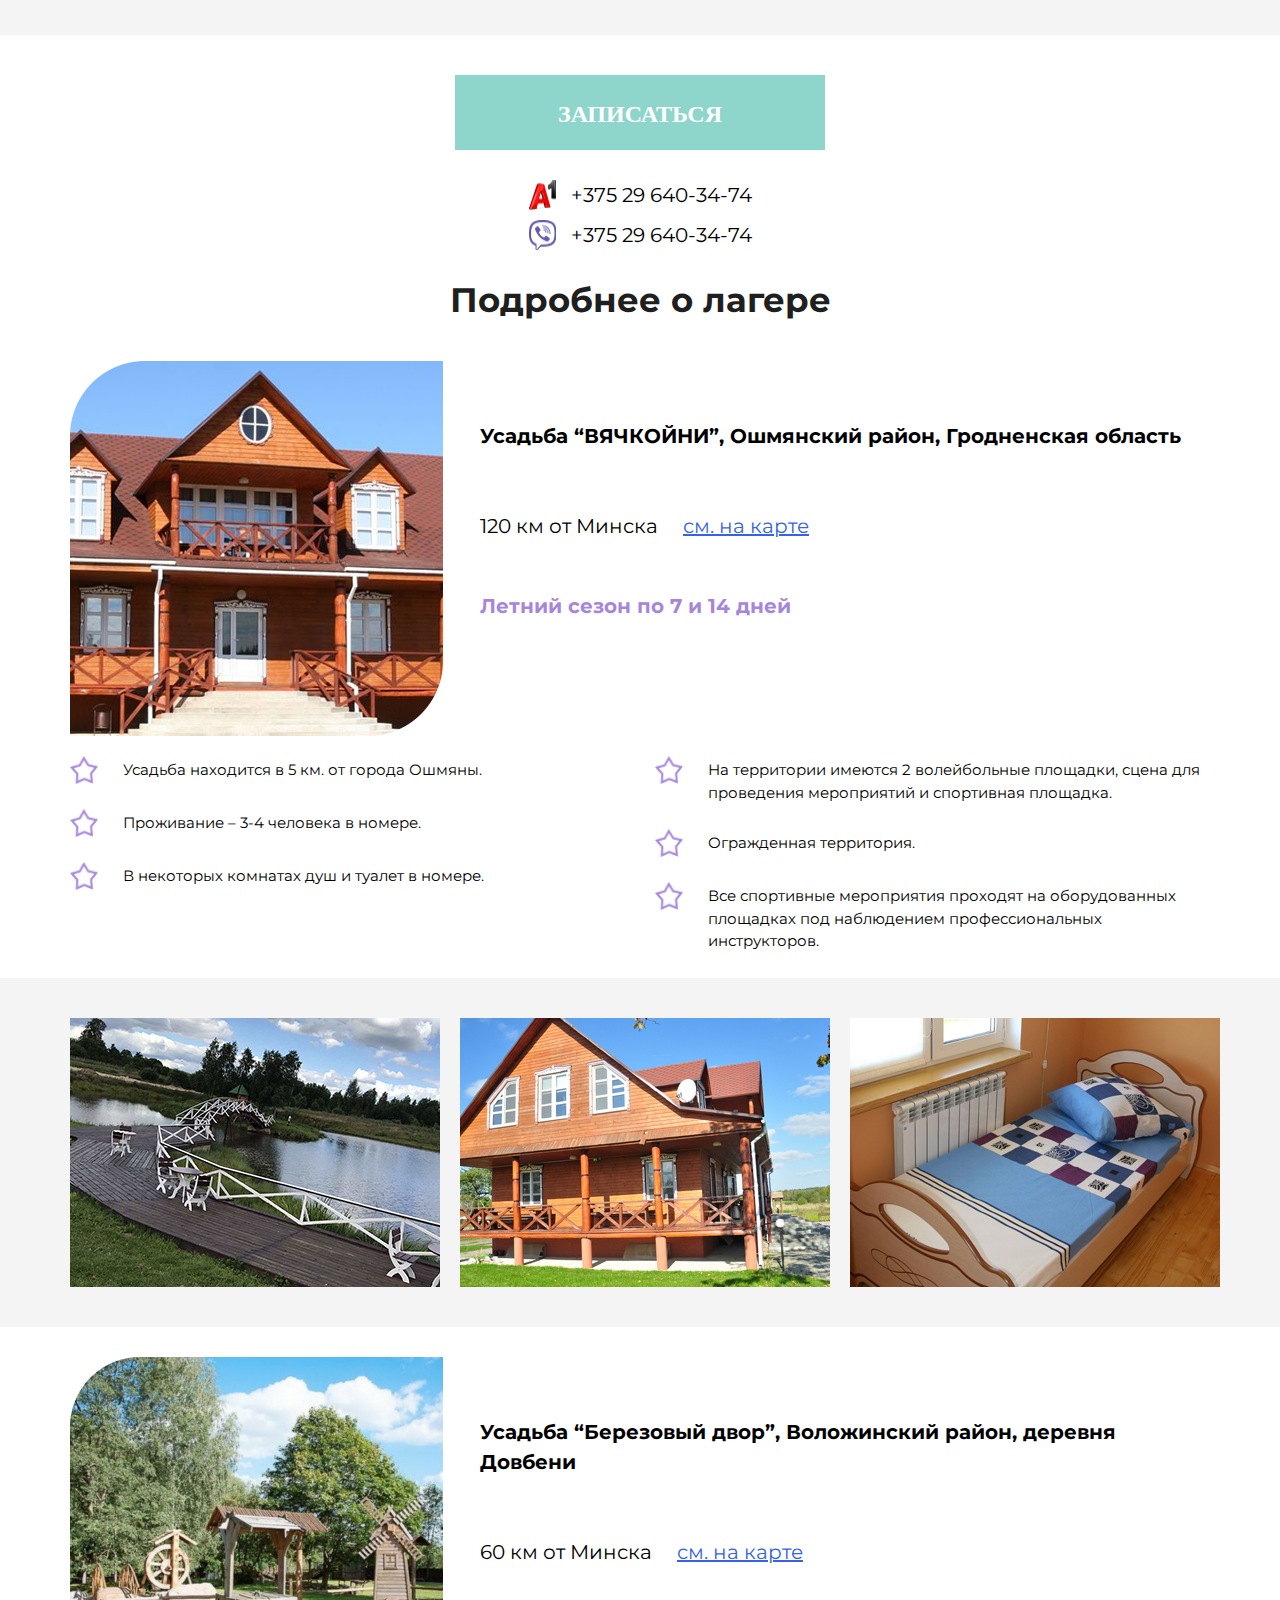
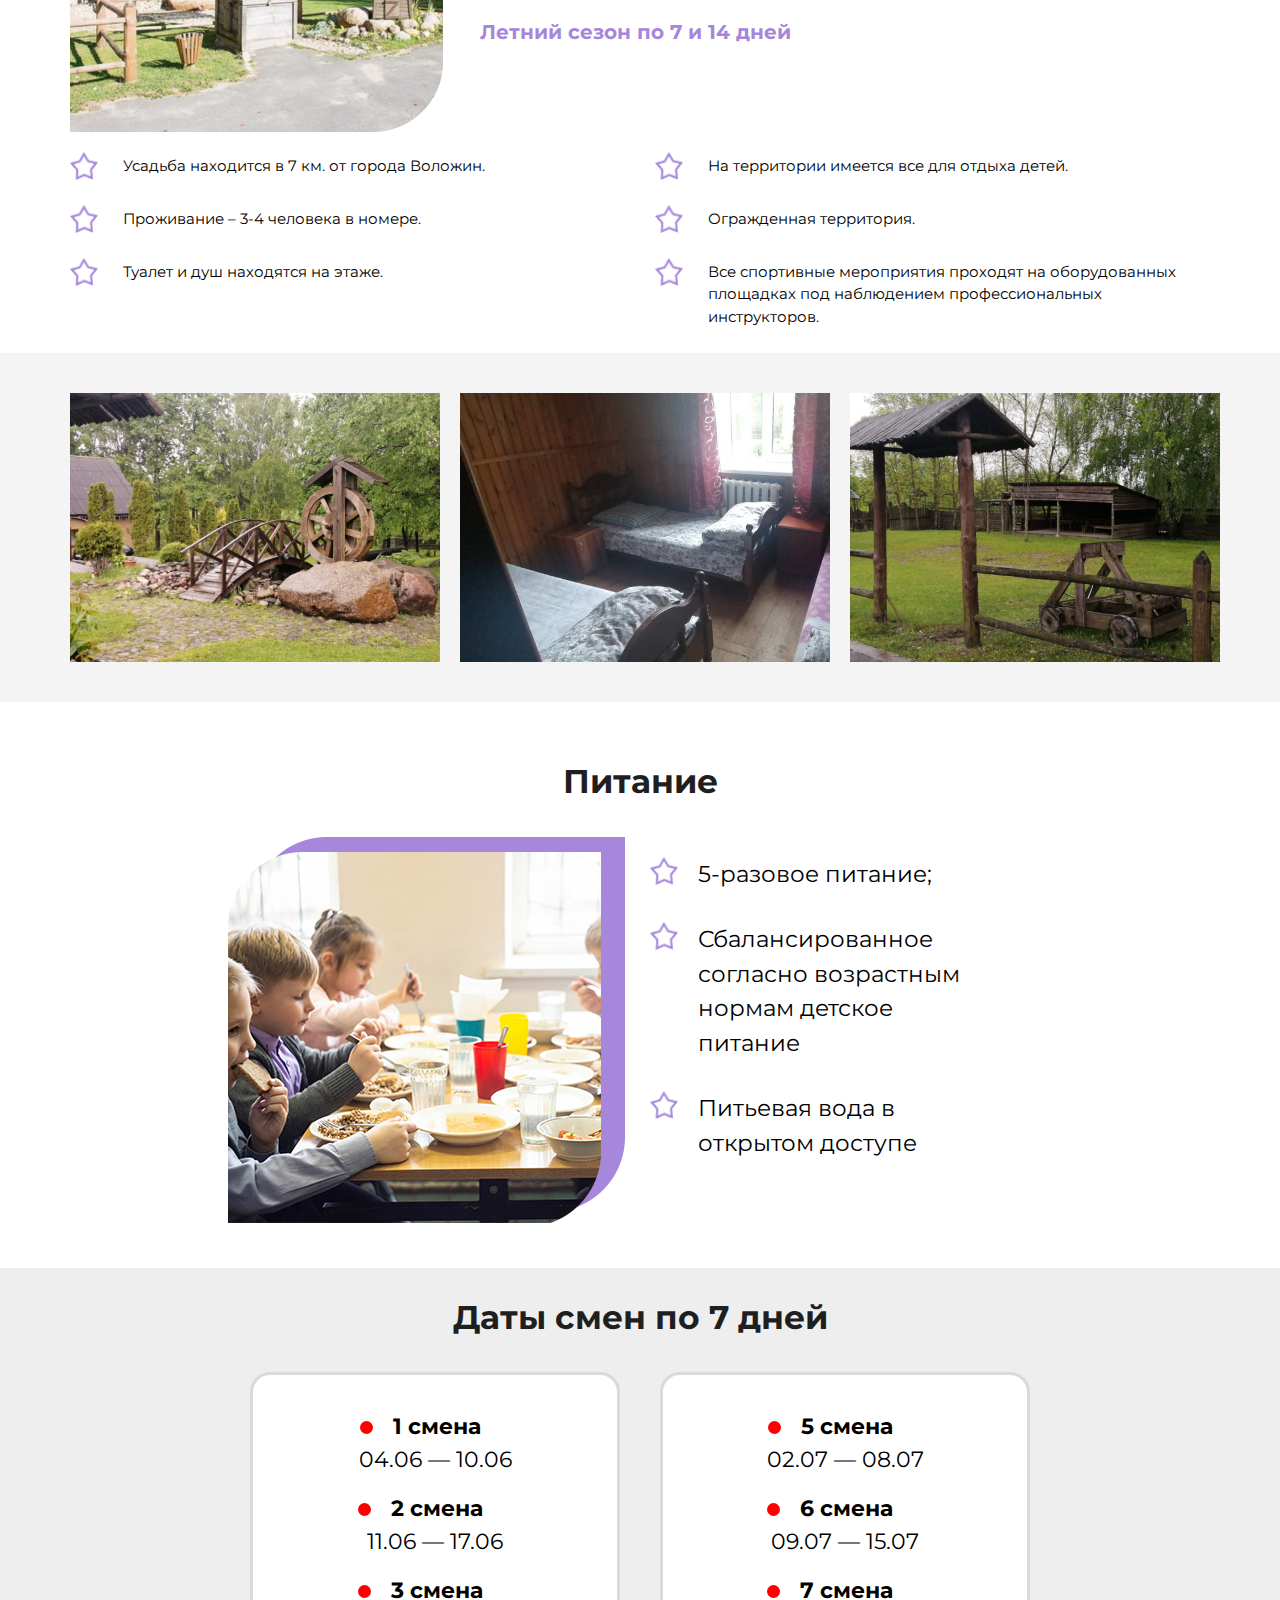
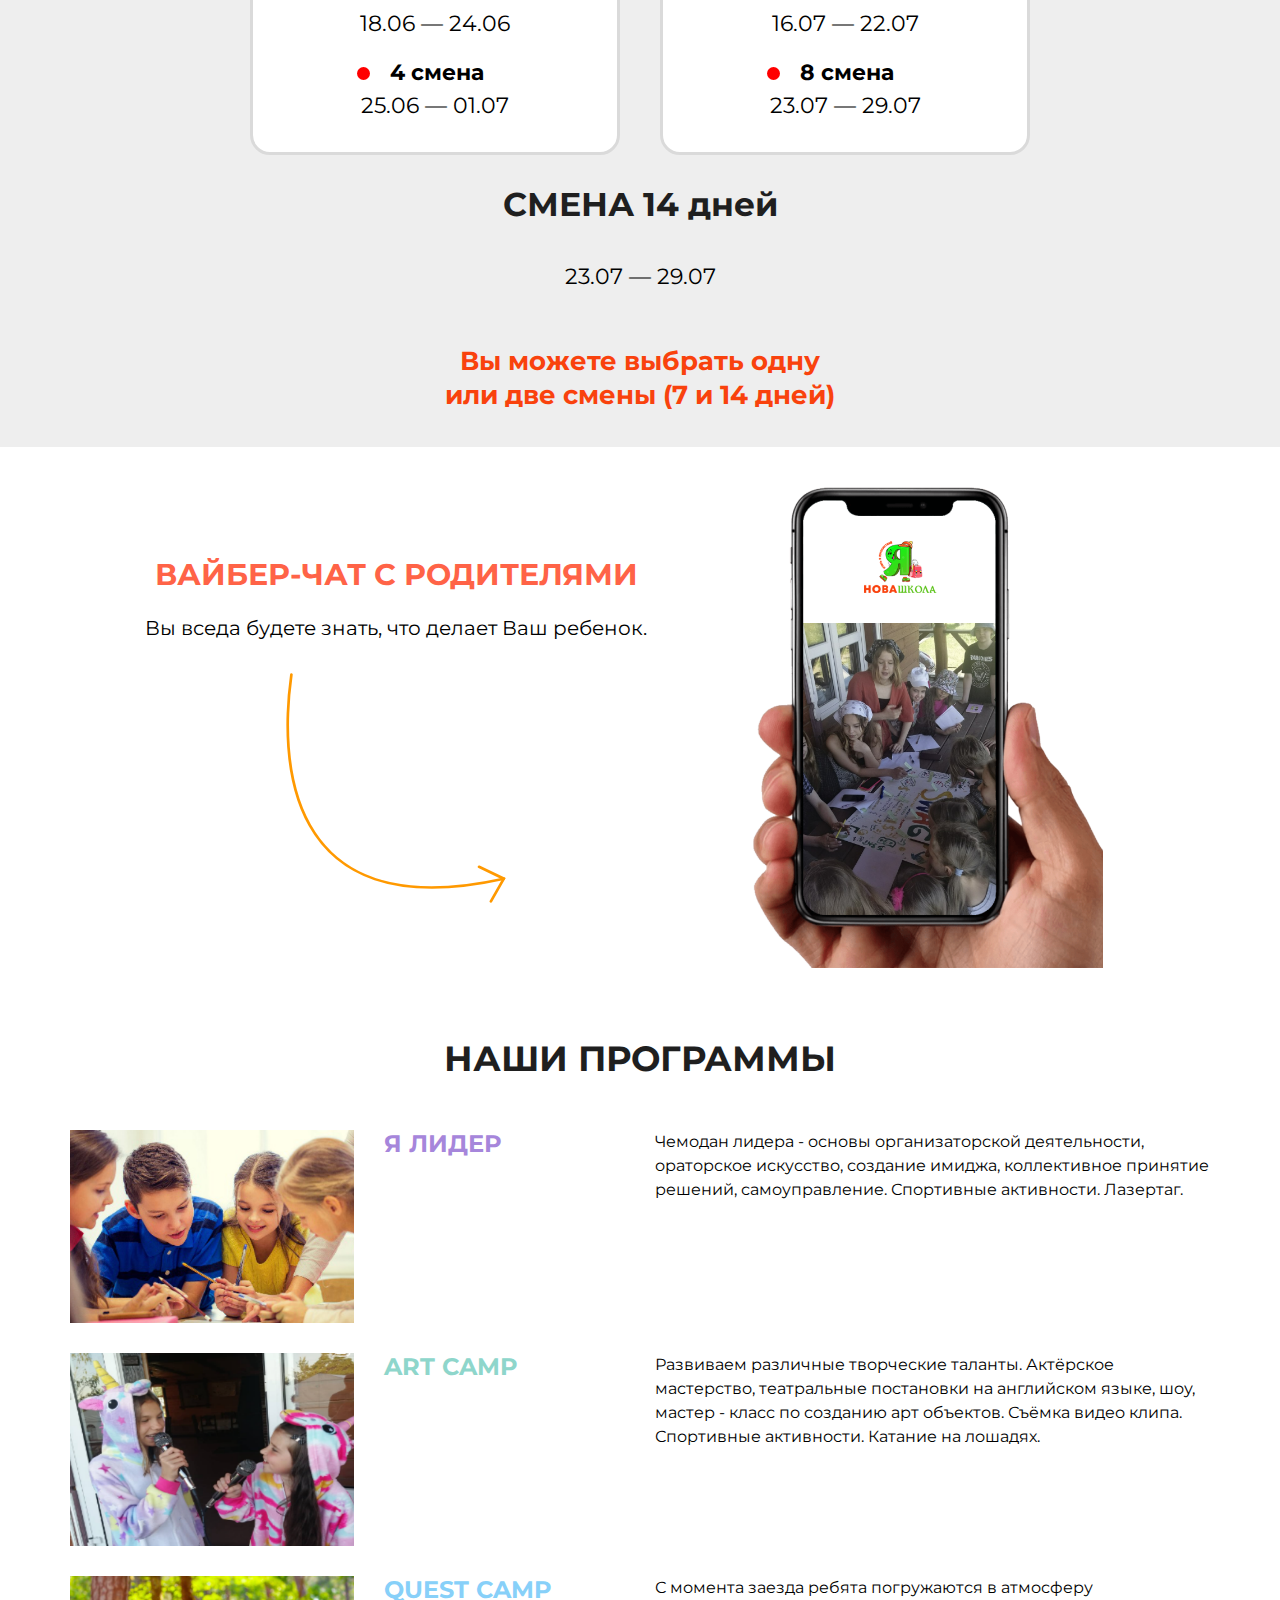
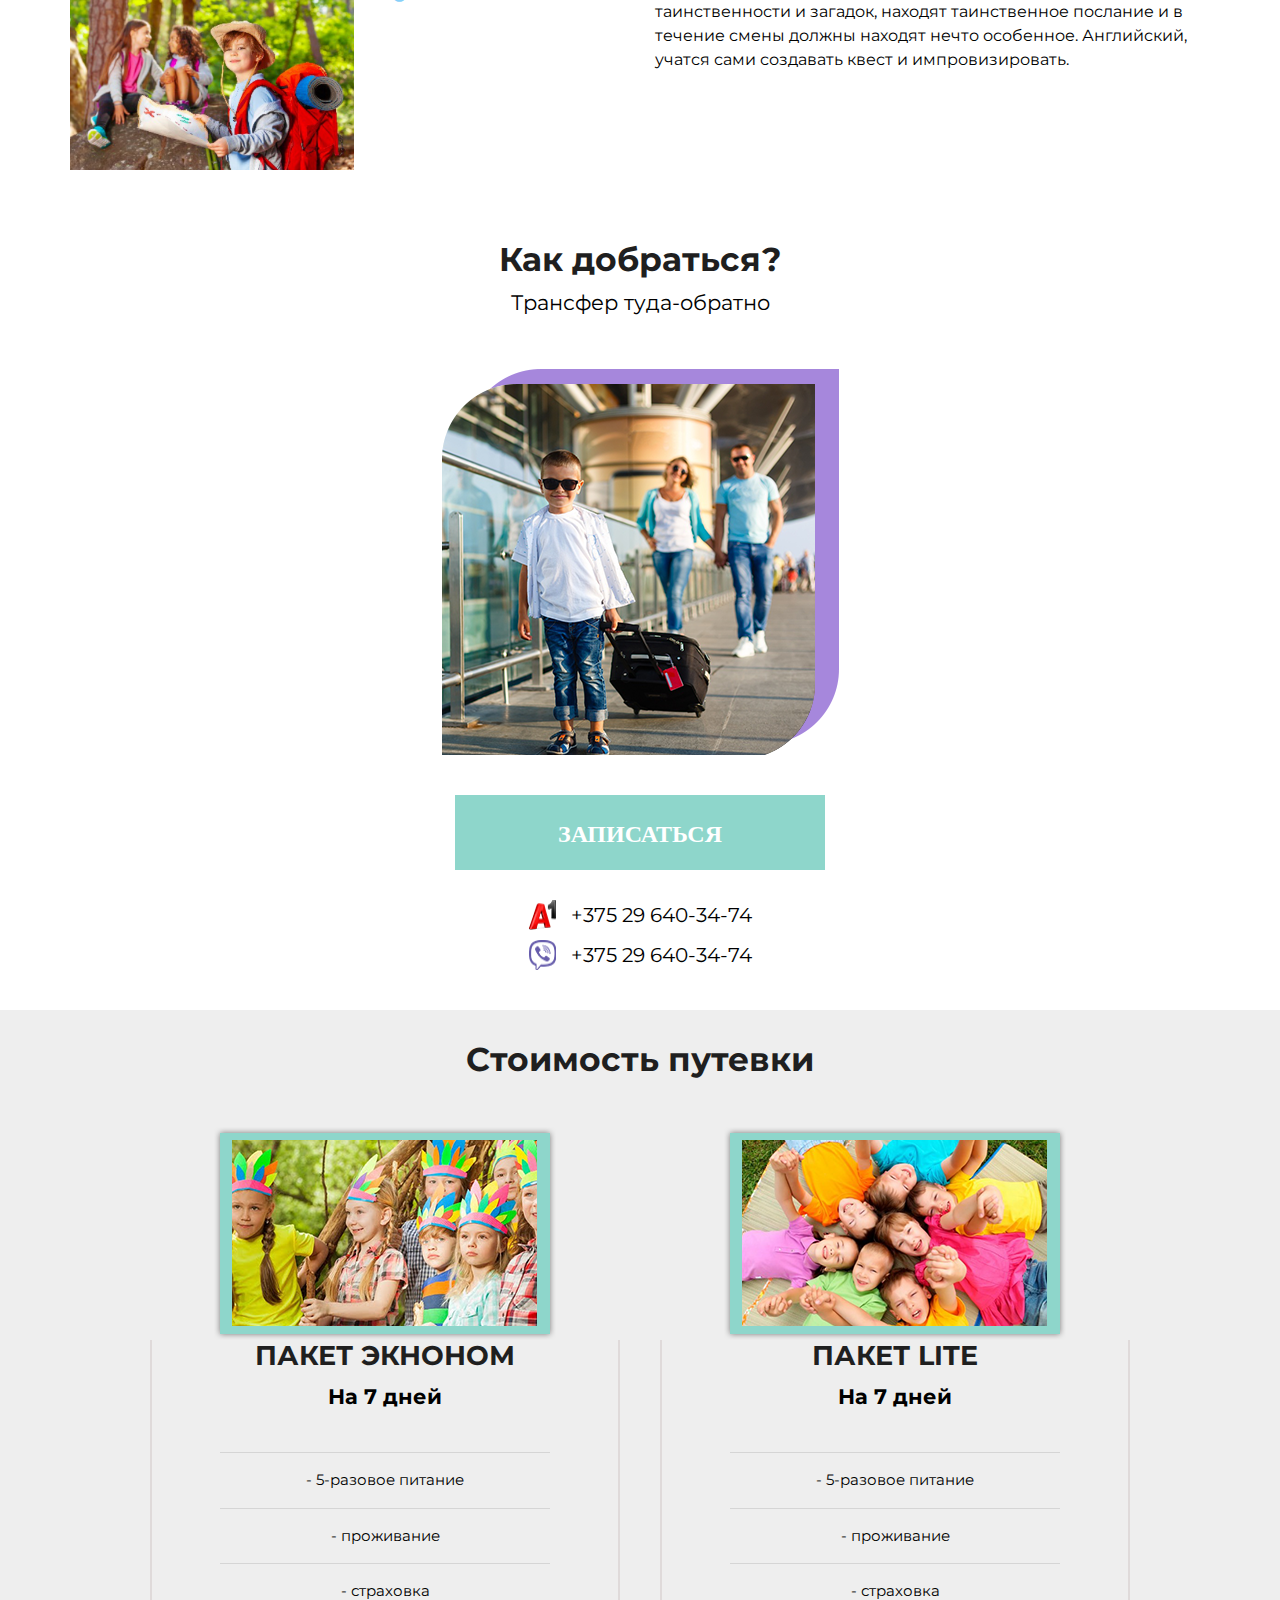
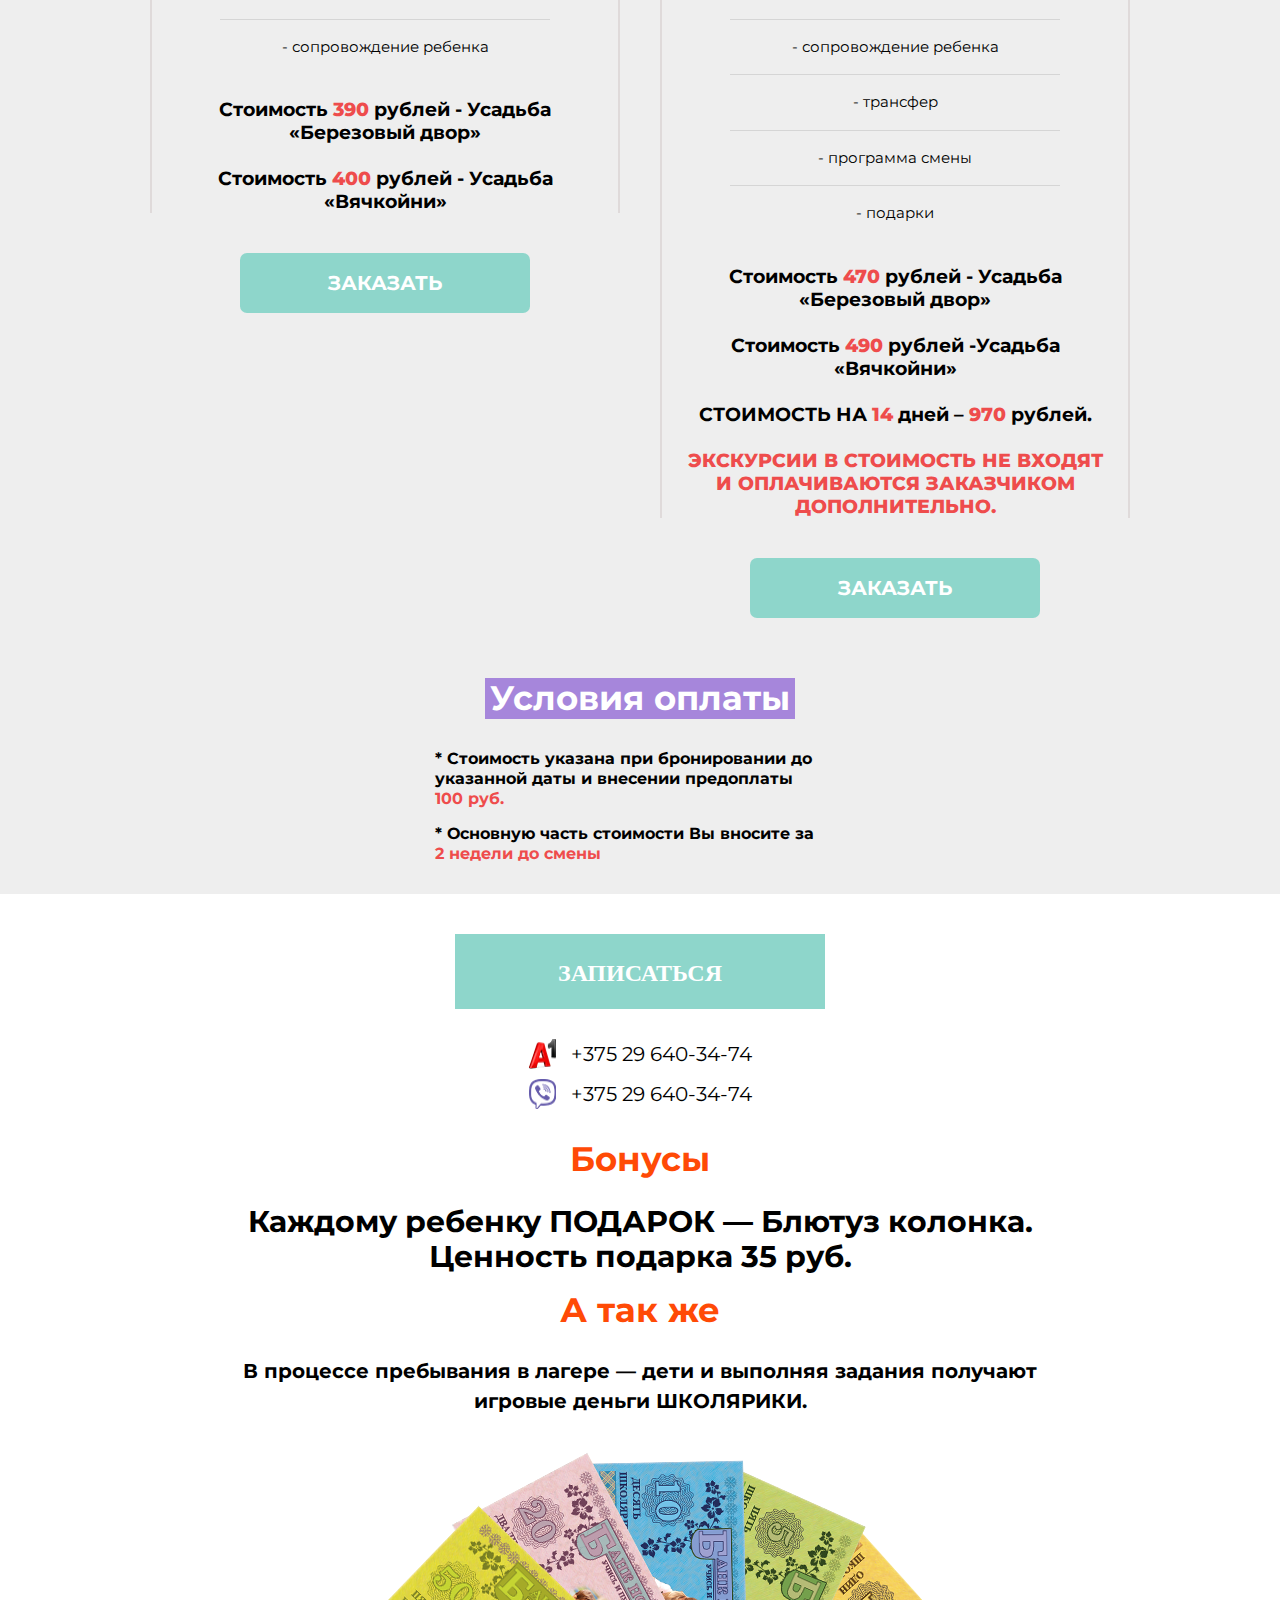
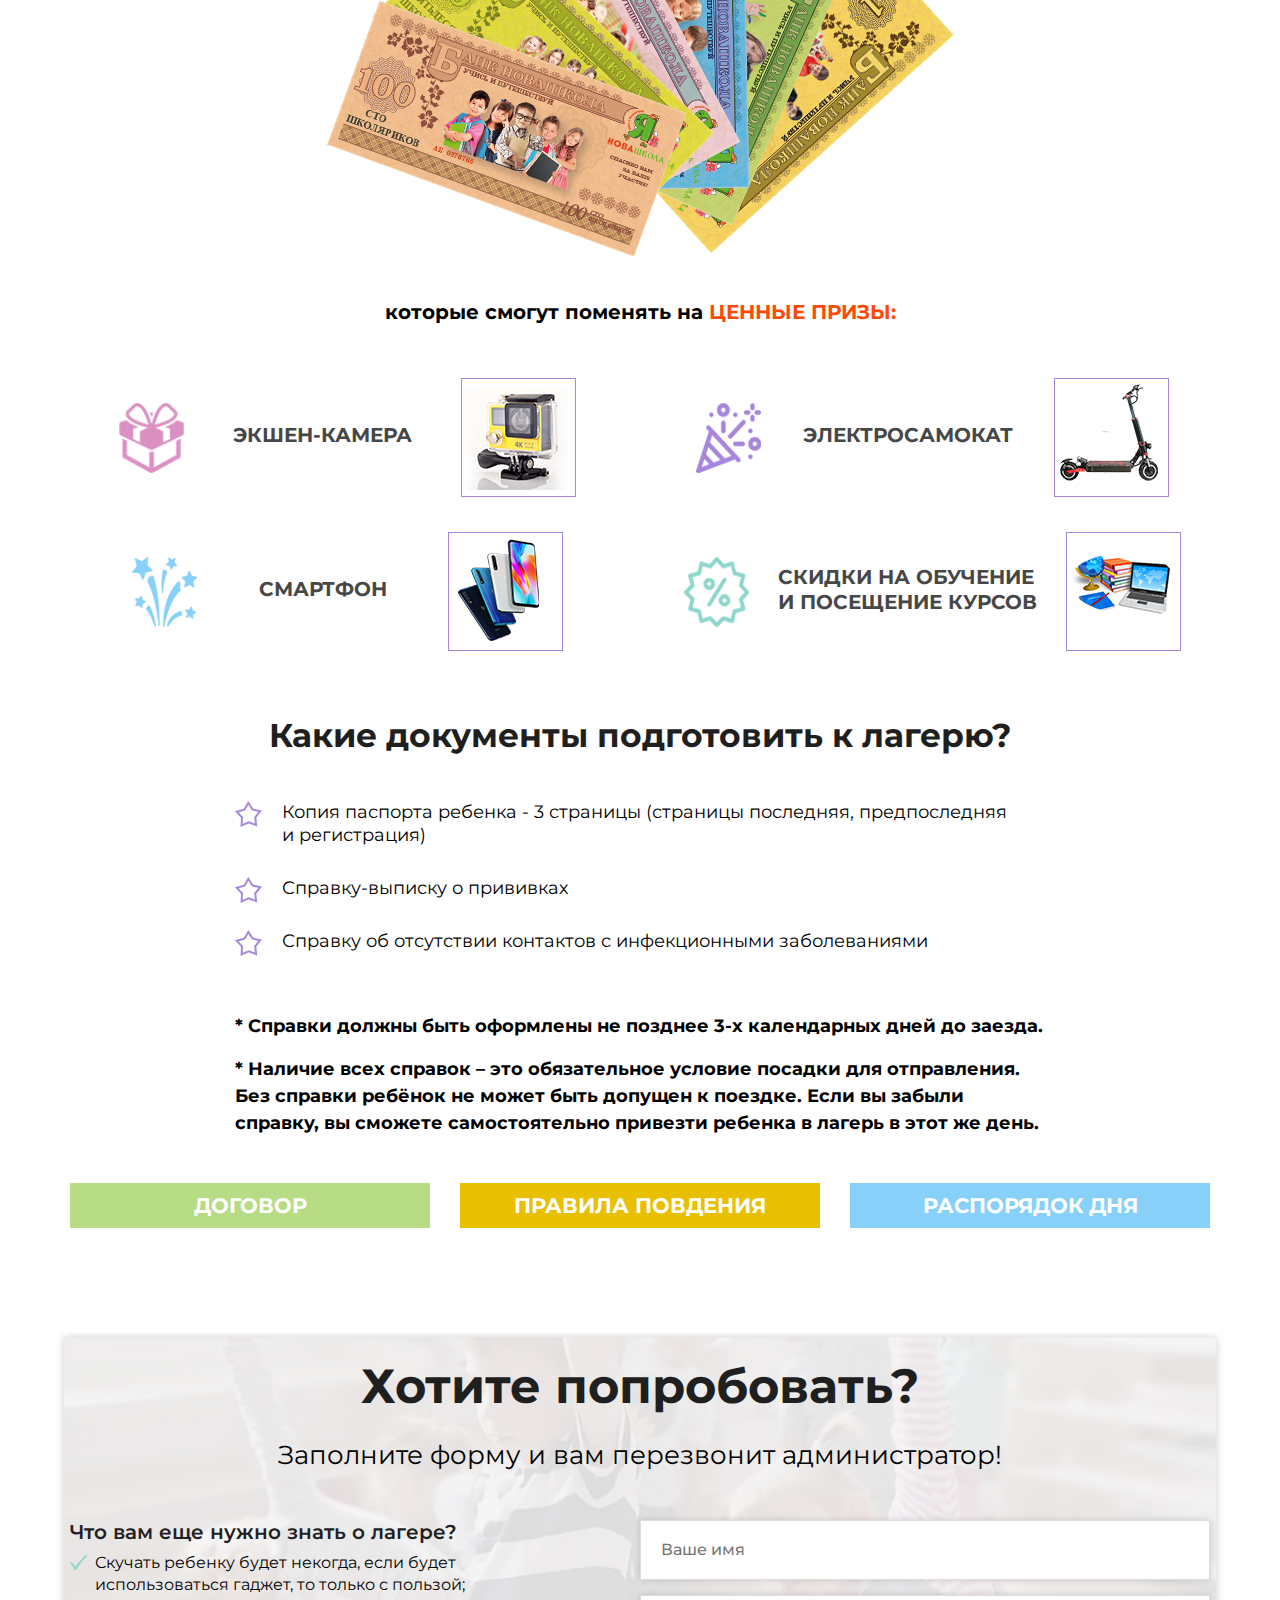
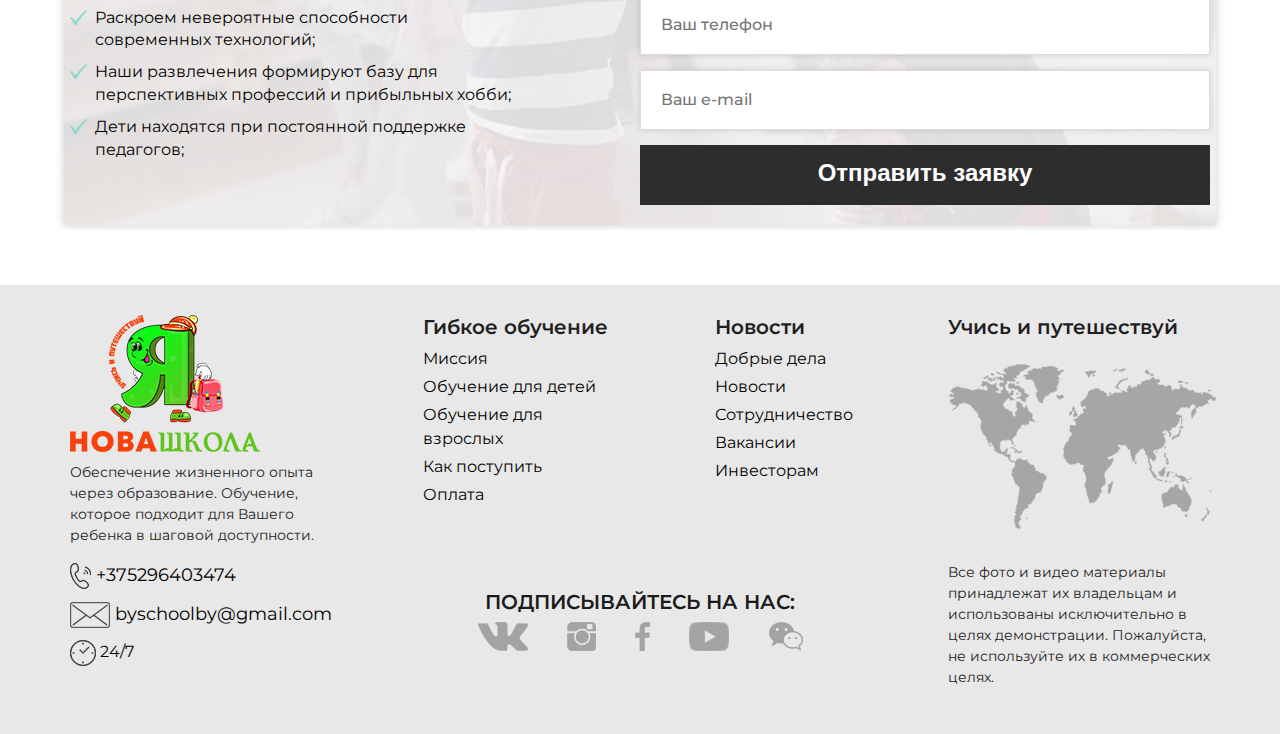
<file: camp2.html>
<!DOCTYPE html>
<html lang="ru">

<head>
    <meta charset="UTF-8">
    <meta http-equiv=»X-UA-Compatible» content=»IE=EmulateIE6″>
    <meta name="viewport" content="width=device-width, initial-scale=1">
    <title>Летний лагерь</title>

    <script src="http://html5shiv.googlecode.com/svn/trunk/html5.js"></script>

    <link rel="stylesheet" href="css/normalize.css">
    <link
        href="https://fonts.googleapis.com/css2?family=Libre+Baskerville:wght@700&family=Montserrat:ital,wght@0,100;0,200;0,300;0,400;0,500;0,600;0,700;0,800;0,900;1,100;1,200;1,300;1,400;1,500;1,600;1,700;1,800;1,900&display=swap"
        rel="stylesheet">
    <link rel="stylesheet" href="https://use.fontawesome.com/releases/v5.0.9/css/all.css"
        integrity="sha384-5SOiIsAziJl6AWe0HWRKTXlfcSHKmYV4RBF18PPJ173Kzn7jzMyFuTtk8JA7QQG1" crossorigin="anonymous">
    <link rel="stylesheet" type="text/css" href="css/slick.css" />
    <link rel="stylesheet" type="text/css" href="css/slick-theme.css" />
    <link rel="stylesheet" href="css/bootstrap-reboot.min.css">
    <link rel="stylesheet" href="css/bootstrap.min.css">
    <link rel="stylesheet" href="https://cdnjs.cloudflare.com/ajax/libs/animate.css/4.0.0/animate.min.css" />
    <link rel="stylesheet" href="css/jquery.arcticmodal-0.3.css">
    <link rel="stylesheet" href="css/main.css">
</head>

<body>


    <!-- Menu Collapse -->
    <div class="menu__collapps">
        <nav class="menu menu1 d-none menu-collapse">
            <div class="x menu-open">
                <a href="index.html" class="logo">
                    <img src="img/logo_green.png" alt="logo">
                </a>
                <img class="clouse" src="img/x.png" alt="">
            </div>
            <ul class="menu__item">
                <li>
                    <a href="index.html" class="menu__link">
                        Главная
                    </a>
                </li>
                <li>
                    <a href="mission.html" class="menu__link">
                        Миссия
                    </a>
                </li>
                <li class="dropdown">
                    <a href="#" class="menu__link dropbtn">
                        Обучение
                        <i class="fas fa-chevron-down"></i>
                        <i class="fas fa-chevron-right"></i>
                    </a>
                    <ul class="dropdown-content">
                        <li>
                            <a href="programm.html">
                                Программа обучения
                            </a>
                        </li>
                        <li>
                            <a href="cost.html">
                                Стоимость обучения
                            </a>
                        </li>
                        <li>
                            <a href="#">
                                Наша команда
                            </a>
                        </li>
                    </ul>
                </li>
                <li class="dropdown">
                    <a href="#" class="menu__link dropbtn">
                        Родителям
                        <i class="fas fa-chevron-down"></i>
                        <i class="fas fa-chevron-right"></i>
                    </a>
                    <ul class="dropdown-content">
                        <li>
                            <a href="conditions.html">
                                Условия приёма
                            </a>
                        </li>
                    </ul>
                </li>
                <li>
                    <a href="good.html" class="menu__link">
                        Добрые дела
                    </a>
                </li>
                <li>
                    <a href="news.html" class="menu__link">
                        Новости
                    </a>
                </li>
                <li>
                    <a href="cooperation.html" class="menu__link">
                        Сотрудничество
                    </a>
                </li>
                <li>
                    <a href="camp.html" class="menu__link">
                        Детский лагерь
                    </a>
                </li>
                <li>
                    <a href="vacancy.html" class="menu__link">
                        Вакансии
                    </a>
                </li>
                <li>
                    <a href="https://school-i.by/to-investors.pdf" class="menu__link">
                        Инвесторам
                    </a>
                </li>
            </ul>
            <div class="contacs1">
                <div class="contacs__call">
                    <a href="tel:+375296403474" class="call">
                        <img src="img/phone_whrite.png" alt="call">
                        +375296403474
                    </a>
                </div>
                <div class="contacs__email">
                    <a href="mailto:bybyschoolby@gmail.com" class="call">
                        <img src="img/email_whrite.png" alt="call">
                        byschoolby@gmail.com
                    </a>
                </div>
            </div>
        </nav>
    </div>
    <!-- End Menu Collapse -->


    <!---Header--->
    <header id="header" class="header">
        <div class="container-fluid">
            <div class="container">
                <div class="row">
                    <div class="col-9 col-sm-5 col-md-4 col-lg-3">
                        <div class="social-links">
                            <ul class="links">
                                <li class="links__item">
                                    <a href="#" class="links__icon">
                                        <img src="img/vk.png" alt="">
                                    </a>
                                </li>
                                <li class="links__item">
                                    <a href="#" class="links__icon">
                                        <img src="img/instagramm.png" alt="">
                                    </a>
                                </li>
                                <li class="links__item">
                                    <a href="#" class="links__icon">
                                        <img src="img/fasebook.png" alt="">
                                    </a>
                                </li>
                                <li class="links__item">
                                    <a href="#" class="links__icon">
                                        <img src="img/youtube.png" alt="">
                                    </a>
                                </li>
                                <li class="links__item">
                                    <a href="#" class="links__icon">
                                        <img src="img/chat.png" alt="">
                                    </a>
                                </li>
                            </ul>
                        </div>
                    </div>
                    <div class="col-3 col-sm-2 col-md-4 d-lg-none">
                        <button class="menu-open">
                            <i class="fa fa-bars"></i>
                        </button>
                    </div>
                    <div class="col-sm-5 col-md-4 col-lg-3 ml-auto">
                        <div class="cabinet">
                            <div class="cabinet__lang">
                                <span>
                                    Russian
                                </span>
                                <a href="#">
                                    <i class="fas fa-chevron-down"></i>
                                </a>
                            </div>
                            <div class="d-sm-none contacs__search-mob">
                                <a href="#" class="call">
                                    <img src="img/search.png" alt="search">
                                </a>
                            </div>
                            <div class="cabinet__input">
                                <a href="#" class="input">Вход</a>
                                <span>/</span>
                                <a href="#" class="reg">Регистрация</a>
                            </div>
                        </div>
                    </div>
                </div>
            </div>
        </div>
        <div class="container">
            <div class="row">
                <div class="col-xl-2 col-lg-12">
                    <a href="index.html" class="logo">
                        <img src="img/logo_green.png" alt="logo">
                    </a>
                </div>
                <div class="col-lg-12 col-xl-10">
                    <div class="navigation">
                        <div class="contacs">
                            <div class="contacs__search">
                                <a href="#" class="call">
                                    <img src="img/search.png" alt="search">
                                </a>
                            </div>
                            <div class="contacs__call">
                                <a href="tel:+375296403474" class="call">
                                    <img src="img/call.png" alt="call">
                                    +375296403474
                                </a>
                            </div>
                            <div class="contacs__email">
                                <a href="mailto:bybyschoolby@gmail.com" class="call">
                                    <img src="img/message.png" alt="call">
                                    byschoolby@gmail.com
                                </a>
                            </div>
                        </div>
                        <nav class="menu d-none d-lg-block">
                            <ul class="menu__item">
                                <li>
                                    <a href="mission.html" class="menu__link">
                                        Миссия
                                    </a>
                                </li>
                                <li class="dropdown">
                                    <a href="#" class="menu__link dropbtn">
                                        Обучение
                                        <i class="fas fa-chevron-down"></i>
                                    </a>
                                    <ul class="dropdown-content">
                                        <li>
                                            <a href="programm.html">
                                                Программа обучения
                                            </a>
                                        </li>
                                        <li>
                                            <a href="cost.html">
                                                Стоимость обучения
                                            </a>
                                        </li>
                                        <li>
                                            <a href="#">
                                                Наша команда
                                            </a>
                                        </li>
                                    </ul>
                                </li>
                                <li class="dropdown">
                                    <a href="#" class="menu__link dropbtn">
                                        Родителям
                                        <i class="fas fa-chevron-down"></i>
                                    </a>
                                    <ul class="dropdown-content">
                                        <li>
                                            <a href="conditions.html">
                                                Условия приёма
                                            </a>
                                        </li>
                                    </ul>
                                </li>
                                <li>
                                    <a href="good.html" class="menu__link">
                                        Добрые дела
                                    </a>
                                </li>
                                <li>
                                    <a href="news.html" class="menu__link">
                                        Новости
                                    </a>
                                </li>
                                <li>
                                    <a href="cooperation.html" class="menu__link">
                                        Сотрудничество
                                    </a>
                                </li>
                                <li>
                                    <a href="camp2.html" class="menu__link">
                                        Детский отдых
                                    </a>
                                </li>
                            </ul>
                        </nav>
                    </div>
                </div>
            </div>
        </div>
    </header>
    <!---End Header--->

    <section id="international" class="kids-camp-fon-section">
        <div class="container">
            <div class="row">
                <div class="col-12">
                    <h1 class="kids__camp_box_header text-center upper">
                        Детский отдых 2023
                    </h1>
                </div>
                <div class="col-12">
                    <div class="line-blue"></div>
                </div>
                <div class="col-12">
                    <h2 class="kids__camp_box_header_h2 text-center upper">
                        Летний лагерь 2023 для детей и школьников 3-11<br>
                        классов с образовательной программой
                    </h2>
                    <p class="kids__camp_box_header_h2_additionally upper text-center">
                        Яркие каникулы с пользой для детей 6-16 лет
                    </p>
                </div>
                <div class="col-12">
                    <a href="#try-it" class="rec go upper kids__camp_btn_offer">
                        Записаться
                    </a>
                </div>
            </div>
        </div>
    </section>

    <section class="kids-camp-additionally">
        <div class="container">
            <div class="row">
                <div class="col-12">
                    <div class="kids__camp_additionally_box text-center">
                        <h2 class="kids__camp_additionally_box_text1 upper">
                            Хотите, чтобы ваш ребенок провел летние каникулы с пользой?
                        </h2>
                        <p class="kids__camp_additionally_box_text2">
                            Приключения в течение всего лета для детей разного возраста и темперамента.
                        </p>
                        <!-- <p class="kids__camp_additionally_box_text3">
                            На базе усадьбы “ВЯЧКОЙНИ” Ошмянский район, Гродненская область
                        </p> -->
                        <p class="kids__camp_additionally_box_text4 upper">
                            Смены по 7 и 14 дней.
                        </p>
                    </div>
                </div>
            </div>
        </div>
    </section>

    <section class="kids-camp-benefit">
        <div class="container">
            <div class="row">
                <div class="col-12">
                    <h2 class="kids__camp_benefit_head text-center">
                        Каждый день с пользой для ребенка:
                    </h2>
                </div>
                <div class="col-lg-4">
                    <div class="kids__camp_benefit_box text-center">
                        <img src="img/kids-camp-sum/icon_one.png" alt="Иконка" class="kids__camp_benefit_box_img">
                        <h3 class="kids__camp_benefit_box_head upper">
                            Смена
                        </h3>
                        <p class="kids__camp_benefit_box_description">
                            Тематические смены<br>и разнообразная<br>
                            программа
                        </p>
                    </div>
                </div>
                <div class="col-lg-4">
                    <div class="kids__camp_benefit_box text-center">
                        <img src="img/kids-camp-sum/icon_two.png" alt="Иконка" class="kids__camp_benefit_box_img">
                        <h3 class="kids__camp_benefit_box_head upper">
                            Педагоги
                        </h3>
                        <p class="kids__camp_benefit_box_description">
                            Педагоги разного<br> профиля
                        </p>
                    </div>
                </div>
                <div class="col-lg-4">
                    <div class="kids__camp_benefit_box text-center">
                        <img src="img/kids-camp-sum/icon_three.png" alt="Иконка" class="kids__camp_benefit_box_img">
                        <h3 class="kids__camp_benefit_box_head upper">
                            Активность
                        </h3>
                        <p class="kids__camp_benefit_box_description">
                            Физическая активность и походы
                        </p>
                    </div>
                </div>
                <div class="col-lg-4">
                    <div class="kids__camp_benefit_box text-center">
                        <img src="img/kids-camp-sum/icon_four.png" alt="Иконка" class="kids__camp_benefit_box_img">
                        <h3 class="kids__camp_benefit_box_head upper">
                            Гибкость
                        </h3>
                        <p class="kids__camp_benefit_box_description">
                            Зарядка и фитнес
                        </p>
                    </div>
                </div>
                <div class="col-lg-4">
                    <div class="kids__camp_benefit_box text-center">
                        <img src="img/kids-camp-sum/icon_five.png" alt="Иконка" class="kids__camp_benefit_box_img">
                        <h3 class="kids__camp_benefit_box_head upper">
                            Группа
                        </h3>
                        <p class="kids__camp_benefit_box_description">
                            В группе до 10<br> человек
                        </p>
                    </div>
                </div>
                <div class="col-lg-4">
                    <div class="kids__camp_benefit_box text-center">
                        <img src="img/kids-camp-sum/icon_six.png" alt="Иконка" class="kids__camp_benefit_box_img">
                        <h3 class="kids__camp_benefit_box_head upper">
                            Психология
                        </h3>
                        <p class="kids__camp_benefit_box_description">
                            Развитие навыков человека<br>“будущего” с психологами
                        </p>
                    </div>
                </div>

                <div class="col-lg-4">
                    <div class="kids__camp_benefit_box text-center">
                        <img src="img/kids-camp-sum/icon_seven.png" alt="Иконка" class="kids__camp_benefit_box_img">
                        <h3 class="kids__camp_benefit_box_head upper">
                            Фотографии и видео
                        </h3>
                        <p class="kids__camp_benefit_box_description">
                            Интересные сюжеты
                        </p>
                    </div>
                </div>
                <div class="col-lg-4">
                    <div class="kids__camp_benefit_box text-center">
                        <img src="img/kids-camp-sum/icon_eight.png" alt="Иконка" class="kids__camp_benefit_box_img">
                        <h3 class="kids__camp_benefit_box_head upper">
                            Блоггинг
                        </h3>
                        <p class="kids__camp_benefit_box_description">
                            Английский и блоггинг
                        </p>
                    </div>
                </div>
                <div class="col-lg-4">
                    <div class="kids__camp_benefit_box text-center">
                        <img src="img/kids-camp-sum/icon_nine.png" alt="Иконка" class="kids__camp_benefit_box_img">
                        <h3 class="kids__camp_benefit_box_head upper">
                            Творчество
                        </h3>
                        <p class="kids__camp_benefit_box_description">
                            Творческие знания
                        </p>
                    </div>
                </div>
            </div>
        </div>
    </section>

    <section class="kids-camp-call-to-action">
        <div class="container">
            <div class="row">
                <div class="col-12">
                    <div class="kids__camp_call_to_action_box text-center">
                        <p class="kids__camp_call_to_action_box_text1">
                            Занимайтесь своими делами, пока Ваш ребенок<br>
                            приобретает навыки будущего и новых друзей
                        </p>
                        <p class="kids__camp_call_to_action_box_text2">
                            Все дети застрахованы от несчастных случаев и болезней в страховой компании
                        </p>
                        <div class="kids__camp_call_to_action_box_btn">
                            <a href="#try-it" class="rec go upper kids__camp_btn_offer_two">
                                Записаться
                            </a>
                        </div>
                        <div class="kids__camp_call_to_action_box_phone text-center">
                            <div class="kids__camp_call_to_action_box_phone_block">
                                <img src="img/kids-camp-sum/a1-icon.png" alt="" class="kids__camp_call_to_action_box_phone_block_img">
                                <a href="tel:+375296403474" class="kids__camp_call_to_action_box_phone_block_link">
                                    +375 29 640-34-74
                                </a>
                            </div>
                            <div class="kids__camp_call_to_action_box_phone_block">
                                <img src="img/kids-camp-sum/viber-icon.png" alt="" class="kids__camp_call_to_action_box_phone_block_img">
                                <a href="tel:+375296403474" class="kids__camp_call_to_action_box_phone_block_link">
                                    +375 29 640-34-74
                                </a>
                            </div>
                        </div>
                    </div>
                </div>
            </div>
        </div>
    </section>

    <section class="kids-camp-benefit-waiting">
        <div class="container">
            <div class="row">
                <div class="col-12">
                    <h2 class="kids__camp_benefit_head text-center">
                        Что ожидает детей в лагере?
                    </h2>
                </div>
                <div class="col-lg-4">
                    <div class="kids__camp_waiting_box text-center">
                        <div class="kids__camp_waiting_block">
                            <!-- <img src="img/kids-camp-sum/waiting1.png" class="kids__camp_waiting_block_img" alt="Иконка"> -->
                            <svg xmlns="http://www.w3.org/2000/svg" xmlns:xlink="http://www.w3.org/1999/xlink" width="61" height="61">
                                <path fill-rule="evenodd" fill="rgb(218, 144, 193)"
                                    d="M30.500,-0.001 C47.345,-0.001 61.000,13.655 61.000,30.499 C61.000,47.345 47.345,60.999 30.500,60.999 C13.655,60.999 -0.000,47.345 -0.000,30.499 C-0.000,13.655 13.655,-0.001 30.500,-0.001 Z" />
                                <path fill-rule="evenodd" stroke="rgb(255, 255, 255)" stroke-width="1px" stroke-dasharray="4, 2"
                                    stroke-linecap="butt" stroke-linejoin="miter" fill="none"
                                    d="M30.500,6.000 C44.031,6.000 55.000,16.969 55.000,30.499 C55.000,44.031 44.031,55.000 30.500,55.000 C16.969,55.000 6.000,44.031 6.000,30.499 C6.000,16.969 16.969,6.000 30.500,6.000 Z" />
                                <text kerning="auto" font-family="Myriad Pro" fill="rgb(0, 0, 0)" font-size="36px" x="25px" y="40px">
                                    <tspan font-size="36px" font-family="Georgia" fill="#FFFFFF">&#49;</tspan>
                                </text>
                            </svg>
                            <h3 class="kids__camp_waiting_block_head upper">
                                Актерское мастерство
                            </h3>
                            <p class="kids__camp_waiting_block_text">
                                Актерское мастерство, сценическая<br>
                                речь и всё то, что поможет стать<br>
                                увереннее и харизматичнее.
                            </p>
                        </div>
                    </div>
                </div>
                <div class="col-lg-4">
                    <div class="kids__camp_waiting_box text-center">
                        <div class="kids__camp_waiting_block">
                            <!-- <img src="img/kids-camp-sum/waiting2.png" class="kids__camp_waiting_block_img" alt="Иконка"> -->
                            <svg xmlns="http://www.w3.org/2000/svg" xmlns:xlink="http://www.w3.org/1999/xlink" width="61" height="61">
                                <path fill-rule="evenodd" fill="rgb(218, 144, 193)"
                                    d="M30.500,-0.001 C47.345,-0.001 61.000,13.655 61.000,30.499 C61.000,47.345 47.345,60.999 30.500,60.999 C13.655,60.999 0.000,47.345 0.000,30.499 C0.000,13.655 13.655,-0.001 30.500,-0.001 Z" />
                                <path fill-rule="evenodd" stroke="rgb(255, 255, 255)" stroke-width="1px" stroke-dasharray="4, 2"
                                    stroke-linecap="butt" stroke-linejoin="miter" fill="none"
                                    d="M30.500,6.000 C44.031,6.000 55.000,16.969 55.000,30.499 C55.000,44.031 44.031,55.000 30.500,55.000 C16.969,55.000 6.000,44.031 6.000,30.499 C6.000,16.969 16.969,6.000 30.500,6.000 Z" />
                                <text kerning="auto" font-family="Myriad Pro" fill="rgb(0, 0, 0)" font-size="36px" x="22px" y="40px">
                                    <tspan font-size="36px" font-family="Georgia" fill="#FFFFFF">&#50;</tspan>
                                </text>
                            </svg>
                            <h3 class="kids__camp_waiting_block_head upper">
                                Иностранный язык
                            </h3>
                            <p class="kids__camp_waiting_block_text">
                                Участники прокачают английский,<br>
                                расширят свой словарный запас<br>
                                и уберут страх перед языковым<br>
                                барьером.
                            </p>
                        </div>
                    </div>
                </div>
                <div class="col-lg-4">
                    <div class="kids__camp_waiting_box text-center">
                        <div class="kids__camp_waiting_block">
                            <!-- <img src="img/kids-camp-sum/waiting3.png" class="kids__camp_waiting_block_img" alt="Иконка"> -->
                            <svg xmlns="http://www.w3.org/2000/svg" xmlns:xlink="http://www.w3.org/1999/xlink" width="61" height="61">
                                <path fill-rule="evenodd" fill="rgb(218, 144, 193)"
                                    d="M30.500,-0.001 C47.345,-0.001 61.000,13.655 61.000,30.499 C61.000,47.345 47.345,60.999 30.500,60.999 C13.655,60.999 -0.000,47.345 -0.000,30.499 C-0.000,13.655 13.655,-0.001 30.500,-0.001 Z" />
                                <path fill-rule="evenodd" stroke="rgb(255, 255, 255)" stroke-width="1px" stroke-dasharray="4, 2"
                                    stroke-linecap="butt" stroke-linejoin="miter" fill="none"
                                    d="M30.500,6.000 C44.031,6.000 55.000,16.969 55.000,30.499 C55.000,44.031 44.031,55.000 30.500,55.000 C16.969,55.000 6.000,44.031 6.000,30.499 C6.000,16.969 16.969,6.000 30.500,6.000 Z" />
                                <text kerning="auto" font-family="Myriad Pro" fill="rgb(0, 0, 0)" font-size="36px" x="21px" y="38px">
                                    <tspan font-size="36px" font-family="Georgia" fill="#FFFFFF">&#51;</tspan>
                                </text>
                            </svg>
                            <h3 class="kids__camp_waiting_block_head upper">
                                Финансовая пирамида
                            </h3>
                            <p class="kids__camp_waiting_block_text">
                                Ваш ребенок познает мир финансов,<br>
                                почувствует себя предпринимателем.
                            </p>
                        </div>
                    </div>
                </div>
                <div class="col-lg-4">
                    <div class="kids__camp_waiting_box text-center">
                        <div class="kids__camp_waiting_block">
                            <!-- <img src="img/kids-camp-sum/waiting4.png" class="kids__camp_waiting_block_img" alt="Иконка"> -->
                            <svg xmlns="http://www.w3.org/2000/svg" xmlns:xlink="http://www.w3.org/1999/xlink" width="61" height="61">
                                <path fill-rule="evenodd" fill="rgb(142, 214, 203)"
                                    d="M30.500,-0.000 C47.345,-0.000 61.000,13.655 61.000,30.500 C61.000,47.344 47.345,61.000 30.500,61.000 C13.655,61.000 -0.000,47.344 -0.000,30.500 C-0.000,13.655 13.655,-0.000 30.500,-0.000 Z" />
                                <path fill-rule="evenodd" stroke="rgb(255, 255, 255)" stroke-width="1px" stroke-dasharray="4, 2"
                                    stroke-linecap="butt" stroke-linejoin="miter" fill="none"
                                    d="M30.500,6.000 C44.031,6.000 55.000,16.969 55.000,30.500 C55.000,44.030 44.031,54.999 30.500,54.999 C16.969,54.999 6.000,44.030 6.000,30.500 C6.000,16.969 16.969,6.000 30.500,6.000 Z" />
                                <text kerning="auto" font-family="Myriad Pro" fill="rgb(0, 0, 0)" font-size="36px" x="21px" y="38px">
                                    <tspan font-size="36px" font-family="Georgia" fill="#FFFFFF">&#52;</tspan>
                                </text>
                            </svg>
                            <h3 class="kids__camp_waiting_block_head upper">
                                ART
                            </h3>
                            <p class="kids__camp_waiting_block_text">
                                Каждый день - занятия с Art,<br>
                                развивающие у детей креативное<br>
                                мышление, творческие способности<br>
                                и свое видение прекрасного.
                            </p>
                        </div>
                    </div>
                </div>
                <div class="col-lg-4">
                    <div class="kids__camp_waiting_box text-center">
                        <div class="kids__camp_waiting_block">
                            <!-- <img src="img/kids-camp-sum/waiting5.png" class="kids__camp_waiting_block_img" alt="Иконка"> -->
                            <svg xmlns="http://www.w3.org/2000/svg" xmlns:xlink="http://www.w3.org/1999/xlink" width="61" height="61">
                                <path fill-rule="evenodd" fill="rgb(142, 214, 203)"
                                    d="M30.500,-0.000 C47.345,-0.000 61.000,13.655 61.000,30.500 C61.000,47.344 47.345,61.000 30.500,61.000 C13.655,61.000 0.000,47.344 0.000,30.500 C0.000,13.655 13.655,-0.000 30.500,-0.000 Z" />
                                <path fill-rule="evenodd" stroke="rgb(255, 255, 255)" stroke-width="1px" stroke-dasharray="4, 2"
                                    stroke-linecap="butt" stroke-linejoin="miter" fill="none"
                                    d="M30.500,6.000 C44.031,6.000 55.000,16.969 55.000,30.500 C55.000,44.030 44.031,54.999 30.500,54.999 C16.969,54.999 6.000,44.030 6.000,30.500 C6.000,16.969 16.969,6.000 30.500,6.000 Z" />
                                <text kerning="auto" font-family="Myriad Pro" fill="rgb(0, 0, 0)" font-size="36px" x="21px" y="38px">
                                    <tspan font-size="36px" font-family="Georgia" fill="#FFFFFF">&#53;</tspan>
                                </text>
                            </svg>
                            <h3 class="kids__camp_waiting_block_head upper">
                                Блоггинг
                            </h3>
                            <p class="kids__camp_waiting_block_text">
                                Создадим рекламу в твоих блогах.
                            </p>
                        </div>
                    </div>
                </div>
                <div class="col-lg-4">
                    <div class="kids__camp_waiting_box text-center">
                        <div class="kids__camp_waiting_block">
                            <!-- <img src="img/kids-camp-sum/waiting6.png" class="kids__camp_waiting_block_img" alt="Иконка"> -->
                            <svg xmlns="http://www.w3.org/2000/svg" xmlns:xlink="http://www.w3.org/1999/xlink" width="61" height="61">
                                <path fill-rule="evenodd" fill="rgb(142, 214, 203)"
                                    d="M30.500,-0.000 C47.345,-0.000 61.000,13.655 61.000,30.500 C61.000,47.344 47.345,61.000 30.500,61.000 C13.655,61.000 -0.000,47.344 -0.000,30.500 C-0.000,13.655 13.655,-0.000 30.500,-0.000 Z" />
                                <path fill-rule="evenodd" stroke="rgb(255, 255, 255)" stroke-width="1px" stroke-dasharray="4, 2"
                                    stroke-linecap="butt" stroke-linejoin="miter" fill="none"
                                    d="M30.500,6.000 C44.031,6.000 55.000,16.969 55.000,30.500 C55.000,44.030 44.031,54.999 30.500,54.999 C16.969,54.999 6.000,44.030 6.000,30.500 C6.000,16.969 16.969,6.000 30.500,6.000 Z" />
                                <text kerning="auto" font-family="Myriad Pro" fill="rgb(0, 0, 0)" font-size="36px" x="21px" y="44px">
                                    <tspan font-size="36px" font-family="Georgia" fill="#FFFFFF">&#54;</tspan>
                                </text>
                            </svg>
                            <h3 class="kids__camp_waiting_block_head upper">
                                Фотография
                            </h3>
                            <p class="kids__camp_waiting_block_text">
                                Научимся делать креативные<br>фотографии.
                            </p>
                        </div>
                    </div>
                </div>
                <div class="col-lg-4">
                    <div class="kids__camp_waiting_box text-center">
                        <div class="kids__camp_waiting_block">
                            <!-- <img src="img/kids-camp-sum/waiting7.png" class="kids__camp_waiting_block_img" alt="Иконка"> -->
                            <svg xmlns="http://www.w3.org/2000/svg" xmlns:xlink="http://www.w3.org/1999/xlink" width="61" height="61">
                                <path fill-rule="evenodd" fill="rgb(166, 134, 219)"
                                    d="M30.500,-0.000 C47.345,-0.000 61.000,13.655 61.000,30.500 C61.000,47.344 47.345,60.999 30.500,60.999 C13.655,60.999 -0.000,47.344 -0.000,30.500 C-0.000,13.655 13.655,-0.000 30.500,-0.000 Z" />
                                <path fill-rule="evenodd" stroke="rgb(255, 255, 255)" stroke-width="1px" stroke-dasharray="4, 2"
                                    stroke-linecap="butt" stroke-linejoin="miter" fill="none"
                                    d="M30.500,6.000 C44.031,6.000 55.000,16.969 55.000,30.500 C55.000,44.031 44.031,55.000 30.500,55.000 C16.969,55.000 6.000,44.031 6.000,30.500 C6.000,16.969 16.969,6.000 30.500,6.000 Z" />
                                <text kerning="auto" font-family="Myriad Pro" fill="rgb(0, 0, 0)" font-size="36px" x="22px" y="38px">
                                    <tspan font-size="36px" font-family="Georgia" fill="#FFFFFF">&#55;</tspan>
                                </text>
                            </svg>
                            <h3 class="kids__camp_waiting_block_head upper">
                                Экскурсии
                            </h3>
                            <p class="kids__camp_waiting_block_text">
                                Интересные и занимательные<br>
                                экскурсии, познаем окружающий мир<br>
                                вместе.
                            </p>
                        </div>
                    </div>
                </div>
                <div class="col-lg-4">
                    <div class="kids__camp_waiting_box text-center">
                        <div class="kids__camp_waiting_block">
                            <!-- <img src="img/kids-camp-sum/waiting8.png" alt="Иконка"> -->
                            <svg xmlns="http://www.w3.org/2000/svg" xmlns:xlink="http://www.w3.org/1999/xlink" width="61" height="61">
                                <path fill-rule="evenodd" fill="rgb(166, 134, 219)"
                                    d="M30.500,-0.000 C47.345,-0.000 61.000,13.655 61.000,30.500 C61.000,47.344 47.345,60.999 30.500,60.999 C13.655,60.999 0.000,47.344 0.000,30.500 C0.000,13.655 13.655,-0.000 30.500,-0.000 Z" />
                                <path fill-rule="evenodd" stroke="rgb(255, 255, 255)" stroke-width="1px" stroke-dasharray="4, 2"
                                    stroke-linecap="butt" stroke-linejoin="miter" fill="none"
                                    d="M30.500,6.000 C44.031,6.000 55.000,16.969 55.000,30.500 C55.000,44.031 44.031,55.000 30.500,55.000 C16.969,55.000 6.000,44.031 6.000,30.500 C6.000,16.969 16.969,6.000 30.500,6.000 Z" />
                                <text kerning="auto" font-family="Myriad Pro" fill="rgb(0, 0, 0)" font-size="36px" x="21px" y="44px">
                                    <tspan font-size="36px" font-family="Georgia" fill="#FFFFFF">&#56;</tspan>
                                </text>
                            </svg>
                            <h3 class="kids__camp_waiting_block_head upper">
                                Вечеринки
                            </h3>
                            <p class="kids__camp_waiting_block_text">
                                Вечеринка в фотозоне с музыкой<br>и танцами.
                            </p>
                        </div>
                    </div>
                </div>
                <div class="col-lg-4">
                    <div class="kids__camp_waiting_box text-center">
                        <div class="kids__camp_waiting_block">
                            <!-- <img src="img/kids-camp-sum/waiting9.png" class="kids__camp_waiting_block_img" alt="Иконка"> -->
                            <svg xmlns="http://www.w3.org/2000/svg" xmlns:xlink="http://www.w3.org/1999/xlink" width="61" height="61">
                                <path fill-rule="evenodd" fill="rgb(166, 134, 219)"
                                    d="M30.500,-0.000 C47.345,-0.000 61.000,13.655 61.000,30.500 C61.000,47.344 47.345,60.999 30.500,60.999 C13.655,60.999 -0.000,47.344 -0.000,30.500 C-0.000,13.655 13.655,-0.000 30.500,-0.000 Z" />
                                <path fill-rule="evenodd" stroke="rgb(255, 255, 255)" stroke-width="1px" stroke-dasharray="4, 2"
                                    stroke-linecap="butt" stroke-linejoin="miter" fill="none"
                                    d="M30.500,6.000 C44.031,6.000 55.000,16.969 55.000,30.500 C55.000,44.031 44.031,55.000 30.500,55.000 C16.969,55.000 6.000,44.031 6.000,30.500 C6.000,16.969 16.969,6.000 30.500,6.000 Z" />
                                <text kerning="auto" font-family="Myriad Pro" fill="rgb(0, 0, 0)" font-size="36px" x="22px" y="36px">
                                    <tspan font-size="36px" font-family="Georgia" fill="#FFFFFF">&#57;</tspan>
                                </text>
                            </svg>
                            <h3 class="kids__camp_waiting_block_head upper">
                                Инстаграм
                            </h3>
                            <p class="kids__camp_waiting_block_text">
                                Для начинающих и продвинутых.
                            </p>
                        </div>
                    </div>
                </div>
                <div class="col-lg-4">
                    <div class="kids__camp_waiting_box text-center">
                        <div class="kids__camp_waiting_block">
                            <!-- <img src="img/kids-camp-sum/waiting9.png" class="kids__camp_waiting_block_img" alt="Иконка"> -->
                            <svg xmlns="http://www.w3.org/2000/svg" xmlns:xlink="http://www.w3.org/1999/xlink" width="61" height="61">
                                <path fill-rule="evenodd" fill="rgb(134, 208, 250)"
                                    d="M30.500,-0.000 C47.345,-0.000 61.000,13.655 61.000,30.500 C61.000,47.344 47.345,61.000 30.500,61.000 C13.655,61.000 -0.000,47.344 -0.000,30.500 C-0.000,13.655 13.655,-0.000 30.500,-0.000 Z" />
                                <path fill-rule="evenodd" stroke="rgb(255, 255, 255)" stroke-width="1px" stroke-dasharray="4, 2"
                                    stroke-linecap="butt" stroke-linejoin="miter" fill="none"
                                    d="M30.500,6.000 C44.031,6.000 55.000,16.969 55.000,30.500 C55.000,44.030 44.031,54.999 30.500,54.999 C16.969,54.999 6.000,44.030 6.000,30.500 C6.000,16.969 16.969,6.000 30.500,6.000 Z" />
                                <text kerning="auto" font-family="Myriad Pro" fill="rgb(0, 0, 0)" font-size="36px" x="14px" y="41px">
                                    <tspan font-size="36px" font-family="Georgia" fill="#FFFFFF">&#49;&#48;</tspan>
                                </text>
                            </svg>
                            <h3 class="kids__camp_waiting_block_head upper">
                                Активность
                            </h3>
                            <p class="kids__camp_waiting_block_text">
                                Спортивные мероприятия, походы.
                            </p>
                        </div>
                    </div>
                </div>
                <div class="col-lg-4">
                    <div class="kids__camp_waiting_box text-center">
                        <div class="kids__camp_waiting_block">
                            <!-- <img src="img/kids-camp-sum/waiting9.png" class="kids__camp_waiting_block_img" alt="Иконка"> -->
                            <svg xmlns="http://www.w3.org/2000/svg" xmlns:xlink="http://www.w3.org/1999/xlink" width="61" height="61">
                                <path fill-rule="evenodd" fill="rgb(134, 208, 250)"
                                    d="M30.500,-0.000 C47.345,-0.000 61.000,13.655 61.000,30.500 C61.000,47.344 47.345,61.000 30.500,61.000 C13.655,61.000 0.000,47.344 0.000,30.500 C0.000,13.655 13.655,-0.000 30.500,-0.000 Z" />
                                <path fill-rule="evenodd" stroke="rgb(255, 255, 255)" stroke-width="1px" stroke-dasharray="4, 2"
                                    stroke-linecap="butt" stroke-linejoin="miter" fill="none"
                                    d="M30.500,6.000 C44.031,6.000 55.000,16.969 55.000,30.500 C55.000,44.030 44.031,54.999 30.500,54.999 C16.969,54.999 6.000,44.030 6.000,30.500 C6.000,16.969 16.969,6.000 30.500,6.000 Z" />
                                <text kerning="auto" font-family="Myriad Pro" fill="rgb(0, 0, 0)" font-size="36px" x="18px" y="40px">
                                    <tspan font-size="36px" font-family="Georgia" fill="#FFFFFF">&#49;&#49;</tspan>
                                </text>
                            </svg>
                            <h3 class="kids__camp_waiting_block_head upper">
                                Квесты и лазертаг
                            </h3>
                            <p class="kids__camp_waiting_block_text">
                                Ежедневно проходят разные квесты,<br>
                                супер-приз для победителя.
                            </p>
                        </div>
                    </div>
                </div>
                <div class="col-lg-4">
                    <div class="kids__camp_waiting_box text-center">
                        <div class="kids__camp_waiting_block">
                            <!-- <img src="img/kids-camp-sum/waiting9.png" class="kids__camp_waiting_block_img" alt="Иконка"> -->
                            <svg xmlns="http://www.w3.org/2000/svg" xmlns:xlink="http://www.w3.org/1999/xlink" width="61" height="61">
                                <path fill-rule="evenodd" fill="rgb(134, 208, 250)"
                                    d="M30.500,-0.000 C47.345,-0.000 61.000,13.655 61.000,30.500 C61.000,47.344 47.345,61.000 30.500,61.000 C13.655,61.000 -0.000,47.344 -0.000,30.500 C-0.000,13.655 13.655,-0.000 30.500,-0.000 Z" />
                                <path fill-rule="evenodd" stroke="rgb(255, 255, 255)" stroke-width="1px" stroke-dasharray="4, 2"
                                    stroke-linecap="butt" stroke-linejoin="miter" fill="none"
                                    d="M30.500,6.000 C44.031,6.000 55.000,16.969 55.000,30.500 C55.000,44.030 44.031,54.999 30.500,54.999 C16.969,54.999 6.000,44.030 6.000,30.500 C6.000,16.969 16.969,6.000 30.500,6.000 Z" />
                                <text kerning="auto" font-family="Myriad Pro" fill="rgb(0, 0, 0)" font-size="36px" x="15px" y="40px">
                                    <tspan font-size="36px" font-family="Georgia" fill="#FFFFFF">&#49;&#50;</tspan>
                                </text>
                            </svg>
                            <h3 class="kids__camp_waiting_block_head upper">
                                Подарки
                            </h3>
                            <p class="kids__camp_waiting_block_text">
                                Мы приготовили множество ценных подарков.
                            </p>
                        </div>
                    </div>
                </div>
            </div>
        </div>
    </section>

    <section class="kids-camp-about-camp">
        <div class="container">
            <div class="row">
                <div class="col-12">
                    <div class="kids__camp_call_to_action_box_btn">
                        <a href="#try-it2" class="rec go upper kids__camp_btn_offer_two">
                            Записаться
                        </a>
                    </div>
                    <div class="kids__camp_call_to_action_box_phone text-center">
                        <div class="kids__camp_call_to_action_box_phone_block">
                            <img src="img/kids-camp-sum/a1-icon.png" alt="" class="kids__camp_call_to_action_box_phone_block_img">
                            <a href="tel:+375296403474" class="kids__camp_call_to_action_box_phone_block_link">
                                +375 29 640-34-74
                            </a>
                        </div>
                        <div class="kids__camp_call_to_action_box_phone_block">
                            <img src="img/kids-camp-sum/viber-icon.png" alt="" class="kids__camp_call_to_action_box_phone_block_img">
                            <a href="tel:+375296403474" class="kids__camp_call_to_action_box_phone_block_link">
                                +375 29 640-34-74
                            </a>
                        </div>
                    </div>
                    <h2 class="kids__camp_about_head text-center">
                        Подробнее о лагере
                    </h2>
                </div>
                <div class="col-lg-4">
                    <img src="img/kids-camp-sum/kids-camp-place.png" alt="Усадьба">
                </div>
                <div class="col-lg-8">
                    <div class="kids__camp_about_place_block">
                        <div class="kids__camp_about_place_block_text1">
                            Усадьба “ВЯЧКОЙНИ”, Ошмянский район, Гродненская область
                        </div>
                        <div class="kids__camp_about_place_block_text2">
                            <span>120 км от Минска</span>
                            <a class="kids__camp_about_place_block_text2_link" href="#">см. на карте</a>
                        </div>
                        <div class="kids__camp_about_place_block_text3">
                            Летний сезон по 7 и 14 дней
                        </div>
                    </div>
                </div>
                <div class="col-lg-6">
                    <ul class="kids__camp_about_place_list">
                        <li class="kids__camp_about_place_list_item">
                            <img src="img/kids-camp-sum/star-icon.png" alt="Иконка">
                            <p class="kids__camp_about_place_list_item_text">
                                Усадьба находится в 5 км. от города Ошмяны.
                            </p>
                        </li>
                        <li class="kids__camp_about_place_list_item">
                            <img src="img/kids-camp-sum/star-icon.png" alt="Иконка">
                            <p class="kids__camp_about_place_list_item_text">
                                Проживание – 3-4 человека в номере.
                            </p>
                        </li>
                        <li class="kids__camp_about_place_list_item">
                            <img src="img/kids-camp-sum/star-icon.png" alt="Иконка">
                            <p class="kids__camp_about_place_list_item_text">
                                В некоторых комнатах душ и туалет в номере.
                            </p>
                        </li>
                    </ul>
                </div>
                <div class="col-lg-6">
                    <ul class="kids__camp_about_place_list">
                        <li class="kids__camp_about_place_list_item">
                            <img src="img/kids-camp-sum/star-icon.png" alt="Иконка">
                            <p class="kids__camp_about_place_list_item_text">
                                На территории имеются 2 волейбольные площадки, сцена
                                для проведения мероприятий и спортивная площадка.
                            </p>
                        </li>
                        <li class="kids__camp_about_place_list_item">
                            <img src="img/kids-camp-sum/star-icon.png" alt="Иконка">
                            <p class="kids__camp_about_place_list_item_text">
                                Огражденная территория.
                            </p>
                        </li>
                        <li class="kids__camp_about_place_list_item">
                            <img src="img/kids-camp-sum/star-icon.png" alt="Иконка">
                            <p class="kids__camp_about_place_list_item_text">
                                Все спортивные мероприятия проходят на оборудованных
                                площадках под наблюдением профессиональных инструкторов.
                            </p>
                        </li>
                    </ul>
                </div>
            </div> 
        </div>
    </section>

    <section class="kids-camp-box-foto">
        <div class="container">
            <div class="row">
                <!-- <div class="col-lg-4">
                    <img src="img/kids-camp-sum/foto-place1.png" alt="Фото">
                </div> -->
                <div class="col-lg-4">
                    <img src="img/kids-camp-sum/foto-place2.png" alt="Фото">
                </div>
                <!-- <div class="col-lg-4">
                    <img src="img/kids-camp-sum/foto-place3.png" alt="Фото">
                </div>
                <div class="col-lg-4">
                    <img src="img/kids-camp-sum/foto-place4.png" alt="Фото">
                </div>
                <div class="col-lg-4">
                    <img src="img/kids-camp-sum/foto-place5.png" alt="Фото">
                </div>
                <div class="col-lg-4">
                    <img src="img/kids-camp-sum/foto-place6.png" alt="Фото">
                </div> -->
                <div class="col-lg-4">
                    <img src="img/kids-camp-sum/foto-place7.png" alt="Фото">
                </div>
                <!-- <div class="col-lg-4">
                    <img src="img/kids-camp-sum/foto-place8.png" alt="Фото">
                </div>
                <div class="col-lg-4">
                    <img src="img/kids-camp-sum/foto-place9.png" alt="Фото">
                </div>
                <div class="col-lg-4">
                    <img src="img/kids-camp-sum/foto-place10.png" alt="Фото">
                </div>
                <div class="col-lg-4">
                    <img src="img/kids-camp-sum/foto-place11.png" alt="Фото">
                </div> -->
                <div class="col-lg-4">
                    <img src="img/kids-camp-sum/foto-place12.png" alt="Фото">
                </div>
            </div>
        </div>
    </section>


    <section class="kids-camp-about-camp">
        <div class="container">
            <div class="row">
                <div class="col-lg-4">
                    <img src="img/kids-camp-sum/kids-camp-place2.png" alt="Усадьба">
                </div>
                <div class="col-lg-8">
                    <div class="kids__camp_about_place_block">
                        <div class="kids__camp_about_place_block_text1">
                            Усадьба “Березовый двор”, Воложинский район, деревня Довбени
                        </div>
                        <div class="kids__camp_about_place_block_text2">
                            <span>60 км от Минска</span>
                            <a class="kids__camp_about_place_block_text2_link" href="#">см. на карте</a>
                        </div>
                        <div class="kids__camp_about_place_block_text3">
                            Летний сезон по 7 и 14 дней
                        </div>
                    </div>
                </div>
                <div class="col-lg-6">
                    <ul class="kids__camp_about_place_list">
                        <li class="kids__camp_about_place_list_item">
                            <img src="img/kids-camp-sum/star-icon.png" alt="Иконка">
                            <p class="kids__camp_about_place_list_item_text">
                                Усадьба находится в 7 км. от города Воложин.
                            </p>
                        </li>
                        <li class="kids__camp_about_place_list_item">
                            <img src="img/kids-camp-sum/star-icon.png" alt="Иконка">
                            <p class="kids__camp_about_place_list_item_text">
                                Проживание – 3-4 человека в номере.
                            </p>
                        </li>
                        <li class="kids__camp_about_place_list_item">
                            <img src="img/kids-camp-sum/star-icon.png" alt="Иконка">
                            <p class="kids__camp_about_place_list_item_text">
                                Туалет и душ находятся на этаже.
                            </p>
                        </li>
                    </ul>
                </div>
                <div class="col-lg-6">
                    <ul class="kids__camp_about_place_list">
                        <li class="kids__camp_about_place_list_item">
                            <img src="img/kids-camp-sum/star-icon.png" alt="Иконка">
                            <p class="kids__camp_about_place_list_item_text">
                                На территории имеется все для отдыха детей.
                            </p>
                        </li>
                        <li class="kids__camp_about_place_list_item">
                            <img src="img/kids-camp-sum/star-icon.png" alt="Иконка">
                            <p class="kids__camp_about_place_list_item_text">
                                Огражденная территория.
                            </p>
                        </li>
                        <li class="kids__camp_about_place_list_item">
                            <img src="img/kids-camp-sum/star-icon.png" alt="Иконка">
                            <p class="kids__camp_about_place_list_item_text">
                                Все спортивные мероприятия проходят на оборудованных
                                площадках под наблюдением профессиональных инструкторов.
                            </p>
                        </li>
                    </ul>
                </div>
            </div>
        </div>
    </section>


    <section class="kids-camp-box-foto">
        <div class="container">
            <div class="row">
                <div class="col-lg-4">
                    <img src="img/kids-camp-sum/foto-place13.png" alt="Фото">
                </div>
                <div class="col-lg-4">
                    <img src="img/kids-camp-sum/foto-place14.png" alt="Фото">
                </div>
                <div class="col-lg-4">
                    <img src="img/kids-camp-sum/foto-place15.png" alt="Фото">
                </div>
            </div>
        </div>
    </section>


    <section class="kids-camp-box-food">
        <div class="container">
            <div class="row">
                <div class="col-12">
                    <h2 class="kids__camp_box_food_head text-center">
                        Питание
                    </h2>
                </div>
                <div class="col-lg-6">
                    <div class="kids__camp_box_food_block_img text-right">
                        <img src="img/kids-camp-sum/food-img.png" alt="Питание">
                    </div>
                </div>
                <div class="clo-lg-6"></div>
                    <div class="kids__camp_box_food_block_list">
                        <ul>
                            <li class="kids__camp_box_food_block_list_item">
                                <img src="img/kids-camp-sum/star-icon.png" alt="Иконка">
                                <p>
                                    5-разовое питание;
                                </p>
                            </li>
                            <li class="kids__camp_box_food_block_list_item">
                                <img src="img/kids-camp-sum/star-icon.png" alt="Иконка">
                                <p>
                                    Сбалансированное<br>
                                    согласно возрастным<br>
                                    нормам детское<br>
                                    питание<br>
                                </p>
                            </li>
                            <li class="kids__camp_box_food_block_list_item">
                                <img src="img/kids-camp-sum/star-icon.png" alt="Иконка">
                                <p>
                                    Питьевая вода в<br>
                                    открытом доступе
                                </p>
                            </li>
                        </ul>
                    </div>
                </div>
            </div>
        </div>
    </section>

    <section class="kids-camp-box-change">
        <div class="container">
            <div class="row">
                <div class="col-12">
                    <h2 class="kids__camp_box_food_head text-center">
                        Даты смен по 7 дней
                    </h2>
                </div>
                <div class="col-6">
                    <div class="kids__camp_box_change_block">
                        <ul class="kids__camp_box_change_block_list1 text-center">
                            <li class="kids__camp_box_change_block_list_item">
                                <div style="display: flex; justify-content: center;">
                                    <div class="kids__camp_box_change_block_list_item_circle"></div>
                                    <p class="kids__camp_box_change_block_list_item_text1">
                                        1 смена
                                    </p>
                                </div>
                                <p class="kids__camp_box_change_block_list_item_text2">
                                    04.06 — 10.06
                                </p>
                            </li>
                            <li class="kids__camp_box_change_block_list_item">
                                <div style="display: flex; justify-content: center;">
                                    <div class="kids__camp_box_change_block_list_item_circle"></div>
                                    <p class="kids__camp_box_change_block_list_item_text1">
                                        2 смена
                                    </p>
                                </div>
                                <p class="kids__camp_box_change_block_list_item_text2">
                                    11.06 — 17.06
                                </p>
                            </li>
                            <li class="kids__camp_box_change_block_list_item">
                                <div style="display: flex; justify-content: center;">
                                    <div class="kids__camp_box_change_block_list_item_circle"></div>
                                    <p class="kids__camp_box_change_block_list_item_text1">
                                        3 смена
                                    </p>
                                </div>
                                <p class="kids__camp_box_change_block_list_item_text2">
                                    18.06 — 24.06
                                </p>
                            </li>
                            <li class="kids__camp_box_change_block_list_item">
                                <div style="display: flex; justify-content: center;">
                                    <div class="kids__camp_box_change_block_list_item_circle"></div>
                                    <p class="kids__camp_box_change_block_list_item_text1">
                                        4 смена
                                    </p>
                                </div>
                                <p class="kids__camp_box_change_block_list_item_text2">
                                    25.06 — 01.07
                                </p>
                            </li>
                        </ul>
                    </div>
                </div>
                <div class="col-6">
                    <div class="kids__camp_box_change_block">
                        <ul class="kids__camp_box_change_block_list2 text-center">
                            <li class="kids__camp_box_change_block_list_item">
                                <div style="display: flex; justify-content: center;">
                                    <div class="kids__camp_box_change_block_list_item_circle"></div>
                                    <p class="kids__camp_box_change_block_list_item_text1">
                                        5 смена
                                    </p>
                                </div>
                                <p class="kids__camp_box_change_block_list_item_text2">
                                    02.07 — 08.07
                                </p>
                            </li>
                            <li class="kids__camp_box_change_block_list_item">
                                <div style="display: flex; justify-content: center;">
                                    <div class="kids__camp_box_change_block_list_item_circle"></div>
                                    <p class="kids__camp_box_change_block_list_item_text1">
                                        6 смена
                                    </p>
                                </div>
                                <p class="kids__camp_box_change_block_list_item_text2">
                                    09.07 — 15.07
                                </p>
                            </li>
                            <li class="kids__camp_box_change_block_list_item">
                                <div style="display: flex; justify-content: center;">
                                    <div class="kids__camp_box_change_block_list_item_circle"></div>
                                    <p class="kids__camp_box_change_block_list_item_text1">
                                        7 смена
                                    </p>
                                </div>
                                <p class="kids__camp_box_change_block_list_item_text2">
                                    16.07 — 22.07
                                </p>
                            </li>
                            <li class="kids__camp_box_change_block_list_item">
                                <div style="display: flex; justify-content: center;">
                                    <div class="kids__camp_box_change_block_list_item_circle"></div>
                                    <p class="kids__camp_box_change_block_list_item_text1">
                                        8 смена
                                    </p>
                                </div>
                                <p class="kids__camp_box_change_block_list_item_text2">
                                    23.07 — 29.07
                                </p>
                            </li>
                        </ul>
                    </div>
                </div>
                <div class="col-12">
                    <h3 class="kids__camp_box_food_head text-center">
                        СМЕНА 14 дней
                    </h3>
                    <p class="kids__camp_box_change_block_list_item_text2 text-center">
                        23.07 — 29.07
                    </p>
                </div>
                <div class="col-12">
                    <p class="kids__camp_box_change_additionally text-center">
                        Вы можете выбрать одну<br>
                        или две смены (7 и 14 дней)
                    </p>
                </div>
            </div>
        </div>
    </section>

    <section class="kids-camp-box-viber-chat">
        <div class="container">
            <div class="row">
                <div class="col-lg-7">
                    <div class="kids__camp_box_viber_chat_block1 text-center">
                        <h3 class="kids__camp_box_viber_chat_block1_head upper">
                            Вайбер-чат с родителями
                        </h3>
                        <p class="kids__camp_box_viber_chat_block1_text">
                            Вы вседа будете знать, что делает Ваш ребенок.
                        </p>
                        <img src="img/kids-camp-sum/arrow-viber-chat.svg" class="kids__camp_box_viber_chat_block1_img" alt="Стрелка">
                    </div>
                </div>    
                <div class="col-lg-5">
                    <div class="kids__camp_box_viber_chat_block2">
                        <img src="img/kids-camp-sum/telephon-viber-chat.png" class="kids__camp_box_viber_chat_block2_img" alt="Вайбер">
                    </div>
                </div>
            </div>
        </div>
    </section>


    <section class="kids-camp-box-programms">
        <div class="container">
            <div class="row">
                <div class="col-12">
                    <h2 class="kids__camp_box_programms_head upper text-center">
                        Наши программы
                    </h2>
                </div>
                <div class="col-lg-6">
                    <div class="kids__camp_box_programms_block">
                        <img src="img/kids-camp-sum/kids-camp-programm1.png" class="kids__camp_box_programms_block_img" alt="Картинка">
                        <h3 class="kids__camp_box_programms_block_head upper" style="color:#a686db;">
                            Я лидер
                        </h3>
                    </div>
                </div>
                <div class="col-lg-6">
                    <div>
                        Чемодан лидера - основы организаторской деятельности, ораторское
                        искусство, создание имиджа, коллективное принятие решений, самоуправление.
                        Спортивные активности. Лазертаг.
                    </div>
                </div>
                <div class="col-lg-6">
                    <div class="kids__camp_box_programms_block">
                        <img src="img/kids-camp-sum/kids-camp-programm2.png" class="kids__camp_box_programms_block_img" alt="Картинка">
                        <h3 class="kids__camp_box_programms_block_head upper" style="color:#8ed6cb;">
                            Art camp
                        </h3>
                    </div>
                </div>
                <div class="col-lg-6">
                    <div>
                        Развиваем различные творческие таланты. Актёрское мастерство, театральные
                        постановки на английском языке, шоу, мастер - класс по созданию арт объектов.
                        Съёмка видео клипа. Спортивные активности. Катание на лошадях.
                    </div>
                </div>
                <div class="col-lg-6">
                    <div class="kids__camp_box_programms_block">
                        <img src="img/kids-camp-sum/kids-camp-programm3.png" class="kids__camp_box_programms_block_img" alt="Картинка">
                        <h3 class="kids__camp_box_programms_block_head upper" style="color:#87d0f9;">
                            Quest camp
                        </h3>
                    </div>
                </div>
                <div class="col-lg-6">
                    <div>
                        С момента заезда ребята погружаются в атмосферу таинственности и загадок,
                        находят таинственное послание и в течение смены должны находят нечто особенное.
                        Английский, учатся сами создавать квест и импровизировать.
                    </div>
                </div>
            </div>
        </div>
    </section>



    <section class="kids-camp-box-transfer">
        <div class="container">
            <div class="row">
                <div class="col-12">
                    <div class="kids__camp_box_transfer_block text-center">
                        <h2 class="kids__camp_box_transfer_head">
                            Как добраться?
                        </h2>
                        <p class="kids__camp_box_transfer_head_text">
                            Трансфер туда-обратно
                        </p>
                        <img src="img/kids-camp-sum/transfer.png" alt="Трансфер">
                        <div class="kids__camp_call_to_action_box_btn">
                            <a href="#try-it2" class="rec go upper kids__camp_btn_offer_two">
                                Записаться
                            </a>
                        </div>
                        <div class="kids__camp_call_to_action_box_phone text-center">
                            <div class="kids__camp_call_to_action_box_phone_block">
                                <img src="img/kids-camp-sum/a1-icon.png" alt="" class="kids__camp_call_to_action_box_phone_block_img">
                                <a href="tel:+375296403474" class="kids__camp_call_to_action_box_phone_block_link">
                                    +375 29 640-34-74
                                </a>
                            </div>
                            <div class="kids__camp_call_to_action_box_phone_block">
                                <img src="img/kids-camp-sum/viber-icon.png" alt="" class="kids__camp_call_to_action_box_phone_block_img">
                                <a href="tel:+375296403474" class="kids__camp_call_to_action_box_phone_block_link">
                                    +375 29 640-34-74
                                </a>
                            </div>
                        </div>
                    </div>
                </div>
            </div>
        </div>
    </section>

    <section class="kids-camp-box-price">
        <div class="container">
            <div class="row">
                <div class="col-12">
                    <h2 class="kids__camp_box_price-head text-center">
                        Стоимость путевки
                    </h2>
                </div>
                <div class="col-lg-6">
                    <div class="kids__camp_box_price_block1 text-center">
                        <img src="img/kids-camp-sum/price-img1.png" alt="Стоимость">
                        <div class="kids__camp_box_price_block_line">
                            <h3 class="kids__camp_box_price_block-head upper">
                                Пакет экноном
                            </h3>
                            <p class="kids__camp_box_price_block-head_text">
                                На 7 дней
                            </p>
                            <ul class="kids__camp_box_price_block_list">
                                <hr>
                                <li class="kids__camp_box_price_block_list_item">
                                    - 5-разовое питание
                                </li>
                                <hr>
                                <li class="kids__camp_box_price_block_list_item">
                                    - проживание
                                </li>
                                <hr>
                                <li class="kids__camp_box_price_block_list_item">
                                    - страховка
                                </li>
                                <hr>
                                <li class="kids__camp_box_price_block_list_item">
                                    - сопровождение ребенка
                                </li>
                                <!-- <hr>
                                <li class="kids__camp_box_price_block_list_item">
                                    - 300 рублей — бронирование после <span class="kids__camp_box_price_block_list_item_span">01 июня</span>
                                </li>
                                <hr>
                                <li class="kids__camp_box_price_block_list_item">
                                    + 140 рублей (5-ти разовое питание)
                                </li> -->
                            </ul>
                            <p class="kids__camp_box_price_block_text">
                                Стоимость <span class="kids__camp_box_price_block_list_item_span">390</span> рублей - Усадьба «Березовый двор»<br><br>
                                Стоимость <span class="kids__camp_box_price_block_list_item_span">400</span> рублей - Усадьба «Вячкойни»
                            </p>
                        </div>
                        <div class="upper kids__camp_box_price_block_text_div_link text-center">
                            <a href="#" class="upper kids__camp_box_price_block_text_link">Заказать</a>
                        </div>
                    </div>
                </div>
                <div class="col-lg-6">
                    <div class="kids__camp_box_price_block2 text-center">
                        <img src="img/kids-camp-sum/price-img2.png" alt="Стоимость">
                        <div class="kids__camp_box_price_block_line">
                            <h3 class="kids__camp_box_price_block-head upper">
                                Пакет lite
                            </h3>
                            <p class="kids__camp_box_price_block-head_text">
                                На 7 дней
                            </p>
                            <ul class="kids__camp_box_price_block_list">
                                <hr>
                                <li class="kids__camp_box_price_block_list_item">
                                    - 5-разовое питание
                                </li>
                                <hr>
                                <li class="kids__camp_box_price_block_list_item">
                                    - проживание
                                </li>
                                <hr>
                                <li class="kids__camp_box_price_block_list_item">
                                    - страховка
                                </li>
                                <hr>
                                <li class="kids__camp_box_price_block_list_item">
                                    - сопровождение ребенка
                                </li>
                                <hr>
                                <li class="kids__camp_box_price_block_list_item">
                                    - трансфер
                                </li>
                                <hr>
                                <li class="kids__camp_box_price_block_list_item">
                                    - программа смены
                                </li>
                                <hr>
                                <li class="kids__camp_box_price_block_list_item">
                                    - подарки
                                </li>
                            </ul>
                            <p class="kids__camp_box_price_block_text">
                                Стоимость <span class="kids__camp_box_price_block_list_item_span">470</span> рублей - Усадьба «Березовый двор»<br><br>
                                Стоимость <span class="kids__camp_box_price_block_list_item_span">490</span> рублей -Усадьба «Вячкойни»<br><br>
                                СТОИМОСТЬ НА <span class="kids__camp_box_price_block_list_item_span">14</span> дней – <span class="kids__camp_box_price_block_list_item_span">970</span> рублей.<br><br>
                                <span class="kids__camp_box_price_block_list_item_span">ЭКСКУРСИИ В СТОИМОСТЬ НЕ ВХОДЯТ И ОПЛАЧИВАЮТСЯ ЗАКАЗЧИКОМ ДОПОЛНИТЕЛЬНО.</span>
                            </p>
                        </div>
                        <div class="upper kids__camp_box_price_block_text_div_link text-center">
                            <a href="#" class="upper kids__camp_box_price_block_text_link">Заказать</a>
                        </div>
                    </div>
                </div>
                <div class="col-12">
                    <div class="kids__camp_box_price_block_conditions_block text-center">
                        <h3 class="kids__camp_box_price_block_conditions_head">
                            Условия оплаты
                        </h3>
                        <p class="kids__camp_box_price_block_conditions_text">
                            * Стоимость указана при бронировании до
                            указанной даты и внесении
                            предоплаты <span class="kids__camp_box_price_block_conditions_text_span">100 руб.</span>
                        </p>
                        <p class="kids__camp_box_price_block_conditions_text">
                            * Основную часть стоимости Вы вносите за <span class="kids__camp_box_price_block_conditions_text_span">2
                            недели до смены</span>
                        </p>
                    </div>
                </div>
            </div>
        </div>
    </section>

    <section class="kids-camp-box-bonus">
        <div class="container">
            <div class="row">
                <div class="col-12">
                    <div class="kids__camp_call_to_action_box_btn">
                        <a href="#try-it2" class="rec go upper kids__camp_btn_offer_two">
                            Записаться
                        </a>
                    </div>
                    <div class="kids__camp_call_to_action_box_phone text-center">
                        <div class="kids__camp_call_to_action_box_phone_block">
                            <img src="img/kids-camp-sum/a1-icon.png" alt="Иконка" class="kids__camp_call_to_action_box_phone_block_img">
                            <a href="tel:+375296403474" class="kids__camp_call_to_action_box_phone_block_link">
                                +375 29 640-34-74
                            </a>
                        </div>
                        <div class="kids__camp_call_to_action_box_phone_block">
                            <img src="img/kids-camp-sum/viber-icon.png" alt="Иконка" class="kids__camp_call_to_action_box_phone_block_img">
                            <a href="tel:+375296403474" class="kids__camp_call_to_action_box_phone_block_link">
                                +375 29 640-34-74
                            </a>
                        </div>
                    </div>
                    
                </div>
                <div class="col-12">
                    <div class="kids__camp_box_bonus_block text-center">
                        <h3 class="kids__camp_box_bonus_head text-center">
                            Бонусы
                        </h3>
                        <p class="kids__camp_box_bonus_text1">
                            Каждому ребенку ПОДАРОК — Блютуз колонка.<br>
                            Ценность подарка 35 руб.
                        </p>
                        <h3 class="kids__camp_box_bonus_head text-center">
                            А так же
                        </h3>
                        <p class="kids__camp_box_bonus_text2">
                            В процессе пребывания в лагере — дети и выполняя задания получают<br>
                            игровые деньги ШКОЛЯРИКИ.
                        </p>
                        <img src="img/kids-camp-sum/money-schkoliariky.png" alt="Школярики">
                        <p class="kids__camp_box_bonus_text2">
                            которые смогут поменять на <span class="kids__camp_box_bonus_text2_span">ценные призы:</span>
                        </p>
                    </div>
                </div>
                <div class="col-lg-6">
                    <div class="kids__camp_box_bonus_present">
                        <img src="img/kids-camp-sum/podarok-icon-1.png" class="kids__camp_box_bonus_present_img" alt="Иконка">
                        <p class="kids__camp_box_bonus_present_text upper">
                            Экшен-камера
                        </p>
                        <img src="img/kids-camp-sum/podarok-camera.png" alt="Подарок">
                    </div>
                    <div class="kids__camp_box_bonus_present">
                        <img src="img/kids-camp-sum/podarok-icon-2.png" class="kids__camp_box_bonus_present_img" alt="Иконка">
                        <p class="kids__camp_box_bonus_present_text upper">
                            Смартфон
                        </p>
                        <img src="img/kids-camp-sum/podarok-smartfon.png" alt="Подарок">
                    </div>
                </div>
                <div class="col-lg-6">
                    <div class="kids__camp_box_bonus_present">
                        <img src="img/kids-camp-sum/podarok-icon-3.png" class="kids__camp_box_bonus_present_img" alt="Иконка">
                        <p class="kids__camp_box_bonus_present_text upper">
                            Электросамокат
                        </p>
                        <img src="img/kids-camp-sum/podarok-samokat.png" alt="Подарок">
                    </div>
                    <div class="kids__camp_box_bonus_present">
                        <img src="img/kids-camp-sum/podarok-icon-4.png" class="kids__camp_box_bonus_present_img" alt="Иконка">
                        <p class="kids__camp_box_bonus_present_text upper">
                            Скидки на обучение<br>
                            и посещение курсов
                        </p>
                        <img src="img/kids-camp-sum/podarok-discount.png" alt="Подарок">
                    </div>
                </div>
            </div>
        </div>
    </section>

    <section class="kids-camp-box-document">
        <div class="container">
            <div class="row">
                <div class="col-12">
                    <h2 class="kids__camp_box_document_head text-center">
                        Какие документы подготовить к лагерю?
                    </h2>
                    <div class="kids__camp_box_document_block">
                        <ul class="kids__camp_box_document_list">
                            <li class="kids__camp_box_document_list_item">
                                <img src="img/kids-camp-sum/star-icon.png" alt="Иконка">
                                <p class="kids__camp_box_document_list_item_text">
                                    Копия паспорта ребенка - 3 страницы (страницы последняя, предпоследняя<br>и регистрация)
                                </p>
                            </li>
                            <li class="kids__camp_box_document_list_item">
                                <img src="img/kids-camp-sum/star-icon.png" alt="Иконка">
                                <p class="kids__camp_box_document_list_item_text">
                                    Справку-выписку о прививках
                                </p>
                            </li>
                            <li class="kids__camp_box_document_list_item">
                                <img src="img/kids-camp-sum/star-icon.png" alt="Иконка">
                                <p class="kids__camp_box_document_list_item_text">
                                    Справку об отсутствии контактов с инфекционными заболеваниями
                                </p>
                            </li>
                        </ul>
                        <p class="kids__camp_box_document_block_text">
                            * Справки должны быть оформлены не позднее 3-х календарных дней до заезда.
                        </p>
                        <p class="kids__camp_box_document_block_text">
                            * Наличие всех справок – это обязательное условие посадки для отправления. Без
                            справки ребёнок не может быть допущен к поездке. Если вы забыли справку, вы
                            сможете самостоятельно привезти ребенка в лагерь в этот же день.
                        </p>
                    </div>
                </div>
            </div>
        </div>
    </section>

    <div class="container">
        <div class="row">
            <div class="col-lg-4 text-center">
                <div class="kids__camp_download_doc">
                    <a href="documents/dogovor.docx" class="kids__camp_download_doc_link text-center upper" style="background: #b8db86;">Договор</a>
                </div>
            </div>
            <div class="col-lg-4 text-center">
                <div class="kids__camp_download_doc">
                    <a href="documents/swod-pravil.pdf" class="kids__camp_download_doc_link text-center upper" style="background: #e9c001;">Правила повдения</a>
                </div>
            </div>
            <div class="col-lg-4 text-center">
                <div class="kids__camp_download_doc">
                    <a href="documents/pasporiadok.docx" class="kids__camp_download_doc_link text-center upper" style="background: #87d0f9;">Распорядок дня</a>
                </div>
            </div>
        </div>
    </div>

    <section id="try-it" class="try-it prog-try-it">
        <div class="container container-bottom">
            <div class="row no-gutters">
                <div class="col-12">
                    <h2>
                        Хотите попробовать?
                    </h2>
                    <p>
                        Заполните форму и вам перезвонит администратор!
                    </p>
                </div>
                <div class="col-lg-6">
                    <div class="animate__animated ex">
                        <h6>
                            Что вам еще нужно знать о лагере?
                        </h6>
                        <ul class="animate__animated ex__list">
                            <li class="animate__animated ex__item">
                                <img src="img/blue_checkmark.png" alt="">
                                <div>
                                    Скучать ребенку будет некогда, если будет<br>
                                    использоваться гаджет, то только с пользой;
                                </div>
                            </li>
                            <li class="animate__animated ex__item">
                                <img src="img/blue_checkmark.png" alt="">
                                <div>
                                    Раскроем невероятные способности<br>
                                    современных технологий;
                                </div>
                            </li>
                            <li class="animate__animated ex__item">
                                <img src="img/blue_checkmark.png" alt="">
                                <div>
                                    Наши развлечения формируют базу для<br>
                                    перспективных профессий и прибыльных хобби;
                                </div>
                            </li>
                            <li class="animate__animated ex__item">
                                <img src="img/blue_checkmark.png" alt="">
                                <div>
                                    Дети находятся при постоянной поддержке<br>
                                    педагогов;
                                </div>
                            </li>
                        </ul>
                    </div>
                </div>
                <div class="col-lg-6">
                    <div class="form animate__animated">
                        <input type="name" class="name" name="name" placeholder="Ваше имя">
                        <input type="tel" class="phone phone2" name="phone" placeholder="Ваш телефон">
                        <input type="email" class="email" name="email" placeholder="Ваш e-mail">
                        <a href="#" class="form__button">
                            Отправить заявку
                        </a>
                    </div>
                </div>
            </div>
        </div>
    </section>


    <!---Footer--->
    <footer id="footer" class="footer">
        <div class="container">
            <div class="row">
                <div class="col-lg-3">
                    <div class="footer__logo">
                        <a href="#" class="logo">
                            <img src="img/logo_green.png" alt="logo">
                        </a>
                        <p class="logo-footer__text">
                            Обеспечение жизненного опыта через образование. Обучение, которое подходит для Вашего ребенка в
                            шаговой доступности.
                        </p>
                    </div>
                </div>
                <div class="col-md-6 col-lg-3 d-none d-lg-block">
                    <div class="footer-menu">
                        <nav class="menu-left">
                            <h6>
                                Гибкое обучение
                            </h6>
                            <ul class="menu-left__item">
                                <li>
                                    <a href="mission.html">
                                        Миссия
                                    </a>
                                </li>
                                <li>
                                    <a href="cost.html">
                                        Обучение для детей
                                    </a>
                                </li>
                                <li>
                                    <a href="cost.html">
                                        Обучение для взрослых
                                    </a>
                                </li>
                                <li>
                                    <a href="conditions.html">
                                        Как поступить
                                    </a>
                                </li>
                                <li>
                                    <a href="#">
                                        Оплата
                                    </a>
                                </li>
                            </ul>
                        </nav>
                    </div>
                </div>
                <div class="col-md-6 col-lg-3 d-none d-lg-block">
                    <div class="footer-menu">
                        <nav class="menu-right">
                            <h6>
                                Новости
                            </h6>
                            <ul class="menu-left__item">
                                <li>
                                    <a href="good.html">
                                        Добрые дела
                                    </a>
                                </li>
                                <li>
                                    <a href="news.html">
                                        Новости
                                    </a>
                                </li>
                                <li>
                                    <a href="cooperation.html">
                                        Сотрудничество
                                    </a>
                                </li>
                                <li>
                                    <a href="vacancy.html">
                                        Вакансии
                                    </a>
                                </li>
                                <li>
                                    <a href="https://school-i.by/to-investors.pdf">
                                        Инвесторам
                                    </a>
                                </li>
                            </ul>
                        </nav>
                    </div>
                </div>
                <div class="d-none d-md-block col-md-12 col-lg-3">
                    <div class="map">
                        <h6>
                            Учись и путешествуй
                        </h6>
                        <img src="img/map.png" alt="">
                    </div>
                </div>
            </div>
            <div class="row">
                <div class="col-md-6 offset-md-4 offset-lg-0 col-lg-3">
                    <div class="footer__contacs">
                        <div class="contacs__call contacs__call-footer">
                            <a href="tel:+375296403474" class="call">
                                <img src="img/call.png" alt="call">
                                +375296403474
                            </a>
                        </div>
                        <div class="contacs__email contacs__email-footer">
                            <a href="mailto:yourmail@mysite.com" class="call">
                                <img src="img/message.png" alt="call">
                                byschoolby@gmail.com
                            </a>
                        </div>
                        <div class="contacs__clock">
                            <img src="img/clock_footer.png" alt="">
                            24/7
                        </div>
                    </div>
                    <div class="footer__contacs1">
                        <div class="contacs__call contacs__call-footer">
                            <a href="#" class="call">
                                <img src="img/call.png" alt="call">
                                +375296403474
                            </a>
                            <div class="contacs__clock">
                                <img src="img/clock_footer.png" alt="">
                                24/7
                            </div>
                        </div>
                        <div class="contacs__email contacs__email-footer">
                            <a href="mailto:yourmail@mysite.com" class="call">
                                <img src="img/message.png" alt="call">
                                byschoolby@gmail.com
                            </a>
                        </div>
                    </div>
                </div>
                <div class="d-md-none col-md-12 col-lg-3">
                    <div class="map">
                        <h6>
                            Учись и путешествуй
                        </h6>
                        <img src="img/map.png" alt="">
                    </div>
                </div>
                <div class="col-lg-6">
                    <h6 class="icon-title">
                        Подписывайтесь на нас:
                    </h6>
                    <ul class="links links-footer">
                        <li class="links__item">
                            <a href="#" class="links__icon">
                                <img src="img/f-vk.png" alt="">
                            </a>
                        </li>
                        <li class="links__item">
                            <a href="#" class="links__icon">
                                <img src="img/f-inst.png" alt="">
                            </a>
                        </li>
                        <li class="links__item">
                            <a href="#" class="links__icon">
                                <img src="img/f-fac.png" alt="">
                            </a>
                        </li>
                        <li class="links__item">
                            <a href="#" class="links__icon">
                                <img src="img/f-you.png" alt="">
                            </a>
                        </li>
                        <li class="links__item">
                            <a href="#" class="links__icon">
                                <img src="img/f-chat.png" alt="">
                            </a>
                        </li>
                    </ul>
                </div>
                <div class="col-lg-3">
                    <p class="logo-footer__text logo-footer__text2">
                        Все фото и видео материалы принадлежат их владельцам и использованы исключительно в целях
                        демонстрации. Пожалуйста, не используйте их в коммерческих целях.
                    </p>
                </div>
            </div>
        </div>
    </footer>
    <!---End Footer--->
    
    
    <!---Box-modal--->
    <div style="display: none;">
        <div class="box-modal box-modal1" id="exampleModal-input">
            <div class="menu-clouse">
                <div class="box-modal_close arcticmodal-close"><img class="cl" src="img/x.png" alt=""></div>
            </div>
            <a href="index.html" class="logo">
                <img src="img/logo_green.png" alt="logo">
            </a>
            <div class="buttons">
                <a href="#" class="button__student tablink active tablink-1" onclick="openCity(event, '100')">
                    Для учениа
                </a>
                <a href="#" class="button__teacher tablink tablink-2" onclick="openCity(event, '200')">
                    Для учителя
                </a>
            </div>
            <div id="100" class="m-form tabcontent" style="display: block">
                <input type="email" class="mail" name="mail" placeholder="Ваш e-mail">
                <input type="password" class="pass" name="pass" placeholder="Ваш пароль">
                <a href="#" class="form__button">
                    Войти
                </a>
            </div>
            <div id="200" class="m-form tabcontent">
                <input type="email" class="mail" name="mail" placeholder="Ваш e-mail">
                <input type="password" class="pass" name="pass" placeholder="Ваш пароль">
                <a href="#" class="form__button">
                    Войти
                </a>
            </div>
            <div class="pass-reg pass-reg1">
                <a href="#" class="password">
                    Забыли пароль?
                </a>
                <a href="#" class="regist">
                    зарегестрироваться
                </a>
            </div>
        </div>
    </div>
    
    <div style="display: none;">
        <div class="box-modal" id="exampleModal-reg">
            <div class="menu-clouse">
                <div class="box-modal_close arcticmodal-close"><img class="cl" src="img/x.png" alt=""></div>
            </div>
            <a href="index.html" class="logo">
                <img src="img/logo_green.png" alt="logo">
            </a>
            <div class="buttons">
                <a href="#" class="button__student tablink active tablink-1" onclick="openCity(event, '101')">
                    Для ученика
                </a>
                <a href="#" class="button__teacher tablink tablink-2" onclick="openCity(event, '202')">
                    Для учителя
                </a>
            </div>
            <div id="101" class="m-form tabcontent" style="display: block;">
                <input type="email" class="mail" name="mail" placeholder="Ваш e-mail">
                <input type="password" class="pass" name="pass" placeholder="Ваш пароль">
                <input type="tel" class="phone tel" name="phone" placeholder="Ваш телефон">
                <a href="#" class="form__button">
                    Зарегестрироваться
                </a>
            </div>
            <div id="202" class="m-form tabcontent">
                <input type="email" class="mail" name="mail" placeholder="Ваш e-mail">
                <input type="password" class="pass" name="pass" placeholder="Ваш пароль">
                <input type="tel" class="phone tel" name="phone" placeholder="Ваш телефон">
                <a href="#" class="form__button">
                    Зарегестрироваться
                </a>
            </div>
            <div class="pass-reg">
                <a href="#" class="password">
                    Забыли пароль?
                </a>
            </div>
        </div>
    </div>
    <!---End Box-modal--->

    <script src="js/jquery-3.3.1.min.js"></script>
    <script src="js/jquery.arcticmodal-0.3.min.js"></script>
    <script src="js/arctikmodal.js"></script>
    <script src="js/slick.min.js"></script>
    <script src="js/tabs.js"></script>
    <script src="js/tabs2.js"></script>
    <script src="js/slick2.js"></script>
    <script src="js/main.js"></script>
</body>
</html>
</file>
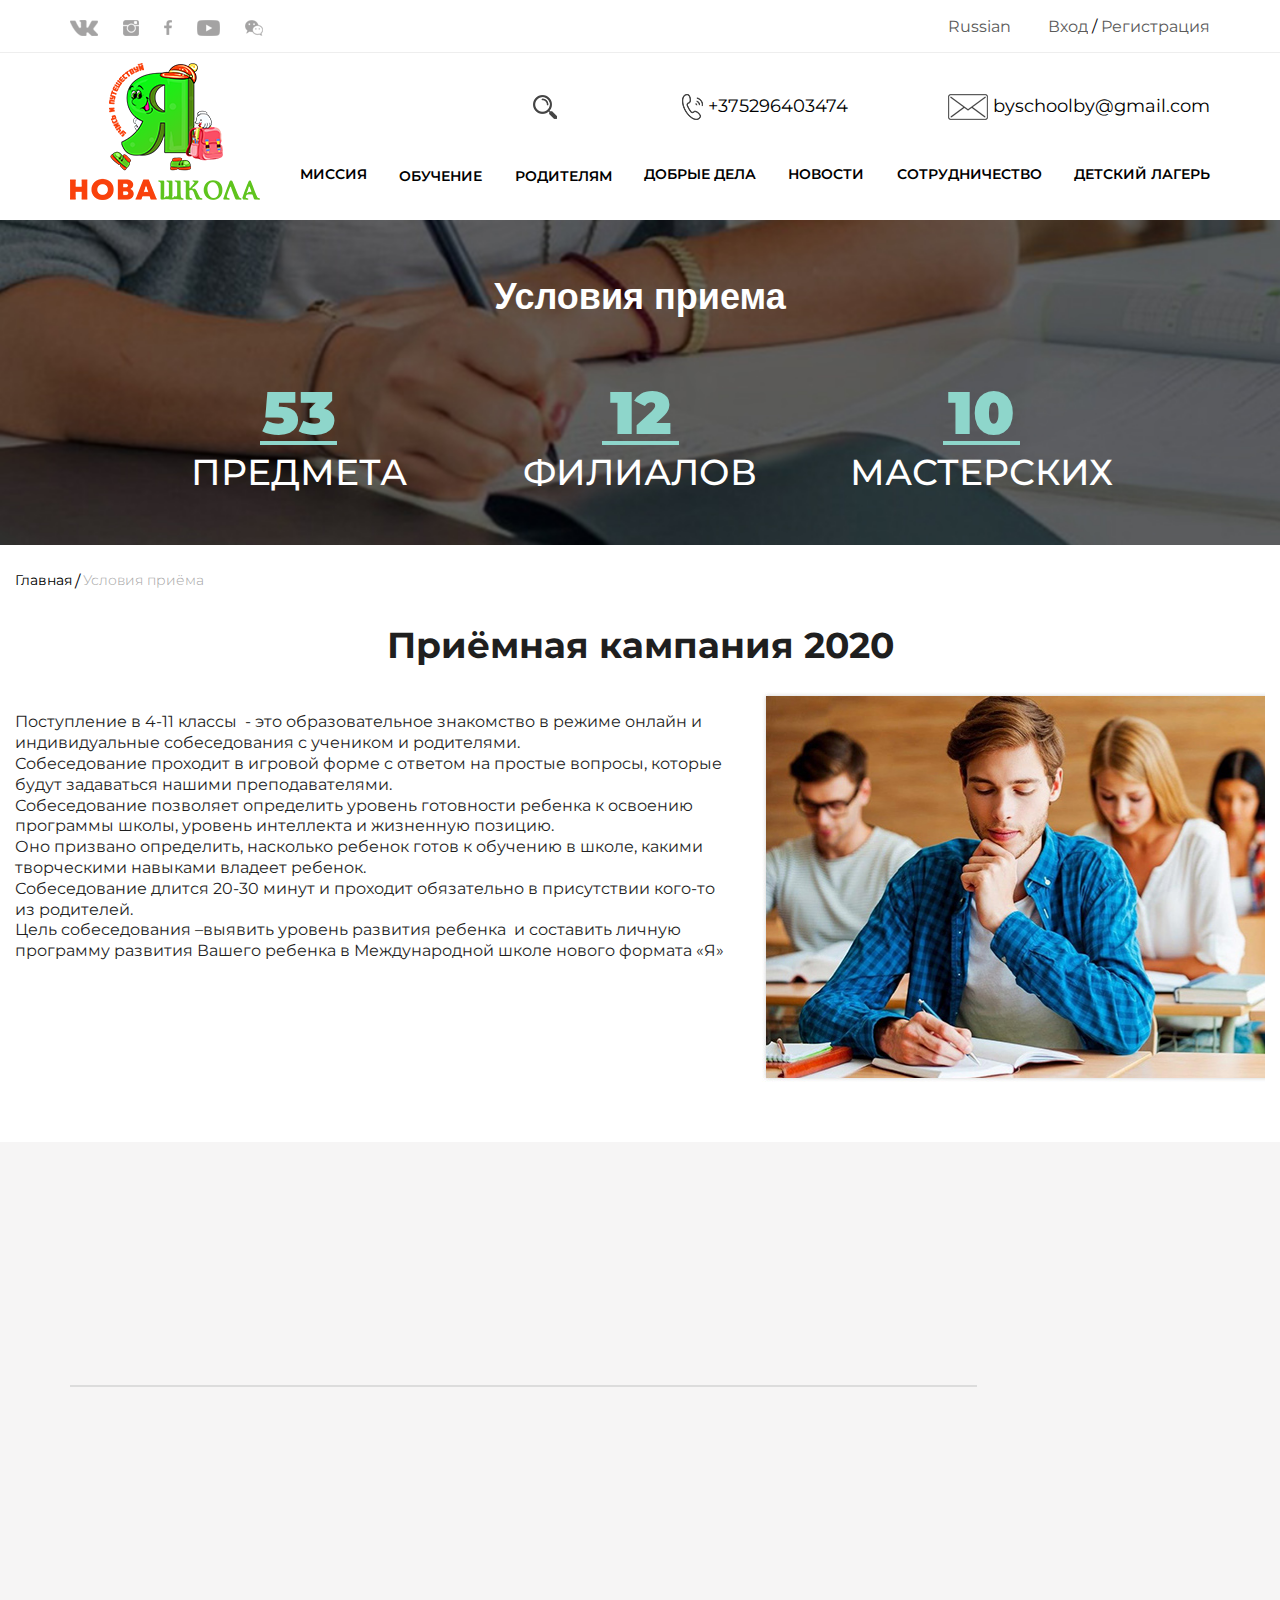
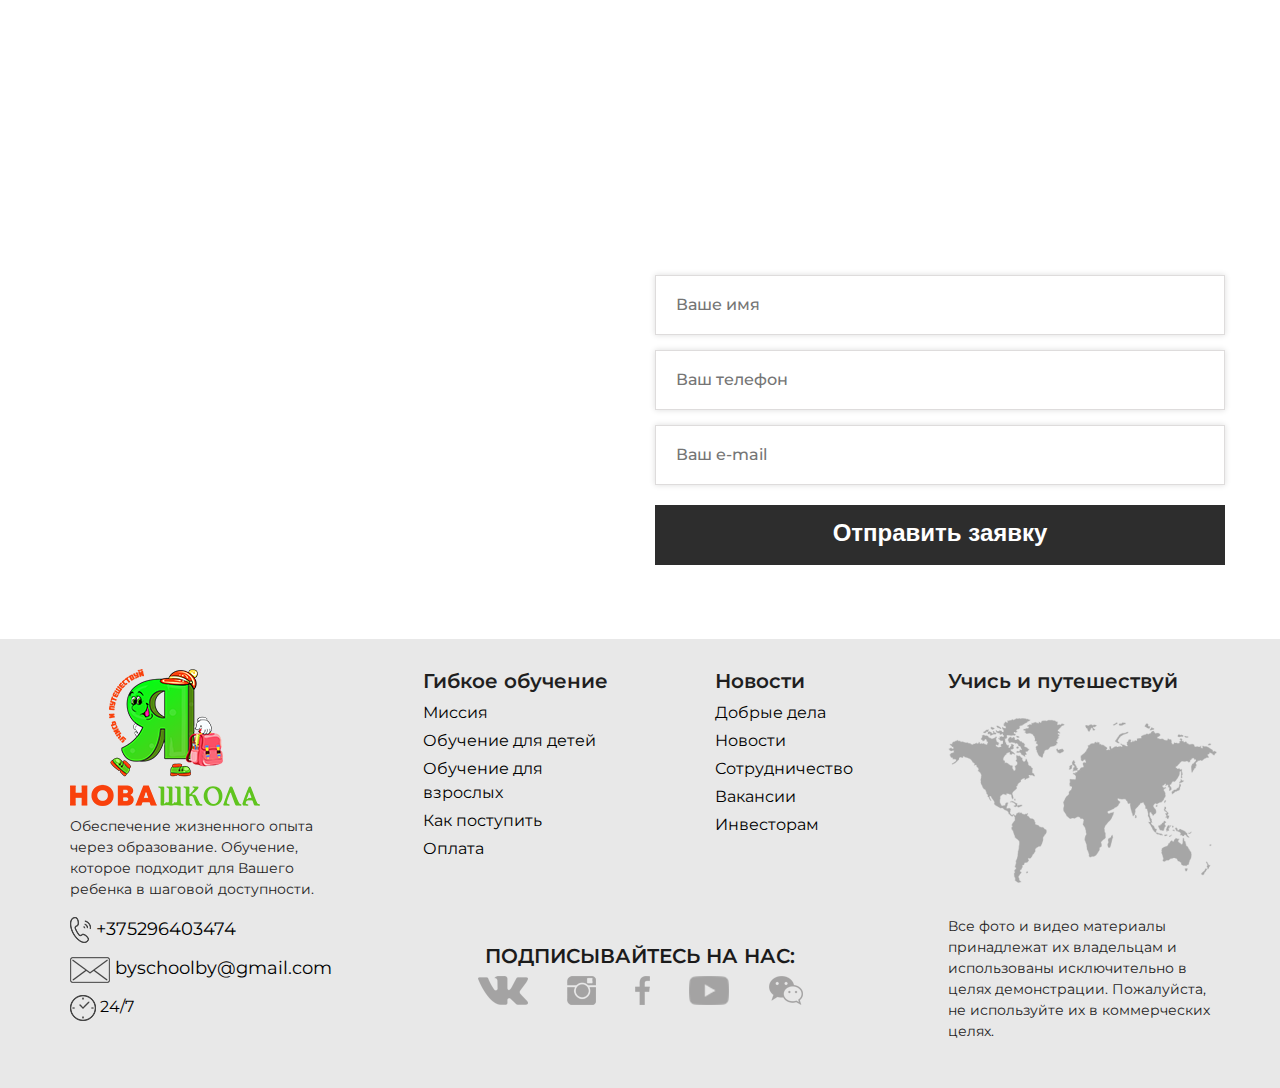
<file: conditions.html>
<!DOCTYPE html>
<html lang="ru">
<head>
	<meta charset="UTF-8">
	<meta http-equiv=»X-UA-Compatible» content=»IE=EmulateIE6″>
	<meta name="viewport" content="width=device-width, initial-scale=1">
	<title>Условия приёма</title>

 <script src="http://html5shiv.googlecode.com/svn/trunk/html5.js"></script> 

	<link rel="stylesheet" href="css/normalize.css">
	<link href="https://fonts.googleapis.com/css2?family=Libre+Baskerville:wght@700&family=Montserrat:ital,wght@0,100;0,200;0,300;0,400;0,500;0,600;0,700;0,800;0,900;1,100;1,200;1,300;1,400;1,500;1,600;1,700;1,800;1,900&display=swap" rel="stylesheet">
	<link rel="stylesheet" href="https://use.fontawesome.com/releases/v5.0.9/css/all.css" integrity="sha384-5SOiIsAziJl6AWe0HWRKTXlfcSHKmYV4RBF18PPJ173Kzn7jzMyFuTtk8JA7QQG1" crossorigin="anonymous">
	<link rel="stylesheet" type="text/css" href="css/slick.css"/>
	<link rel="stylesheet" type="text/css" href="css/slick-theme.css"/>
	<link rel="stylesheet" href="css/bootstrap-reboot.min.css">
	<link rel="stylesheet" href="css/bootstrap.min.css">
	<link rel="stylesheet"href="https://cdnjs.cloudflare.com/ajax/libs/animate.css/4.0.0/animate.min.css"/>
	<link rel="stylesheet" href="css/jquery.arcticmodal-0.3.css">
	<link rel="stylesheet" href="css/main.css">
</head>
<body>


<!-- Menu Collapse -->
	<div class="menu__collapps">
		<nav class="menu menu1 d-none menu-collapse">
			<div class="x menu-open">
				<a href="index.html" class="logo">
							<img src="img/logo_green.png" alt="logo">
						</a>
				<img class="clouse" src="img/x.png" alt="">
			</div>
			<ul class="menu__item">
				<li>
					<a href="index.html" class="menu__link">
						Главная
					</a>
				</li>
				<li>
					<a href="mission.html" class="menu__link">
						Миссия 
					</a>
				</li>
				<li class="dropdown">
					<a href="#" class="menu__link dropbtn">
						Обучение 
						<i class="fas fa-chevron-down"></i>
						<i class="fas fa-chevron-right"></i>
					</a>
					<ul class="dropdown-content">
					  	<li>
					  		<a href="programm.html">
					  			Программа обучения
					  		</a>
					  	</li>
					  	<li>
					  		<a href="cost.html">
					  			Стоимость обучения
					  		</a>
					  	</li>
					  	<li>
					  		<a href="#">
					  		 	Наша команда
					  		</a>
					  	</li>  
					</ul>
				</li>
				<li class="dropdown">
					<a href="#" class="menu__link dropbtn">
						Родителям
						<i class="fas fa-chevron-down"></i>
						<i class="fas fa-chevron-right"></i>
					</a>
					<ul class="dropdown-content">
					  	<li>
					  		<a href="conditions.html">
					  			Условия приёма
					  		</a>
					  	</li>
					</ul>
				</li>
				<li>
					<a href="good.html" class="menu__link">
						Добрые дела 
					</a>
				</li>
				<li>
					<a href="news.html" class="menu__link">
						Новости
					</a>
				</li>
				<li>
					<a href="cooperation.html" class="menu__link">
						Сотрудничество 
					</a>
				</li>
				<li>
					<a href="camp.html" class="menu__link">
						Детский лагерь
					</a>
				</li>
				<li>
					<a href="vacancy.html" class="menu__link">
						Вакансии
					</a>
				</li>
				<li>
					<a href="https://school-i.by/to-investors.pdf" class="menu__link">
						Инвесторам
					</a>
				</li>
			</ul>
			<div class="contacs1">
				<div class="contacs__call">
					<a href="tel:+375296403474" class="call">
						<img src="img/phone_whrite.png" alt="call">
						+375296403474
					</a>
				</div>
				<div class="contacs__email">
					<a href="mailto:bybyschoolby@gmail.com" class="call">
						<img src="img/email_whrite.png" alt="call">
						byschoolby@gmail.com
					</a>
				</div>
			</div>
		</nav>
	</div>
<!-- End Menu Collapse -->


<!---Header--->
	<header id="header" class="header">
		<div class="container-fluid">
			<div class="container">
				<div class="row">
					<div class="col-9 col-sm-5 col-md-4 col-lg-3">
						<div class="social-links">
							<ul class="links">
								<li class="links__item">
									<a href="#" class="links__icon">
										<img src="img/vk.png" alt="">
									</a>
								</li>
								<li class="links__item">
									<a href="#" class="links__icon">
										<img src="img/instagramm.png" alt="">
									</a>
								</li>
								<li class="links__item">
									<a href="#" class="links__icon">
										<img src="img/fasebook.png" alt="">
									</a>
								</li>
								<li class="links__item">
									<a href="#" class="links__icon">
										<img src="img/youtube.png" alt="">
									</a>
								</li>
								<li class="links__item">
									<a href="#" class="links__icon">
										<img src="img/chat.png" alt="">
									</a>
								</li>
							</ul>
						</div>
					</div>
					<div class="col-3 col-sm-2 col-md-4 d-lg-none">
                        <button class="menu-open">
                            <i class="fa fa-bars"></i>
                        </button>
                    </div>
					<div class="col-sm-5 col-md-4 col-lg-3 ml-auto">
						<div class="cabinet">
							<div class="cabinet__lang">
								<span>
									Russian
								</span>
								<a href="#">
									<i class="fas fa-chevron-down"></i>
								</a>
							</div>
							<div class="d-sm-none contacs__search-mob">
								<a href="#" class="call">
									<img src="img/search.png" alt="search">
								</a>
							</div>
							<div class="cabinet__input">
								<a href="#" class="input">Вход</a>
								<span>/</span>
								<a href="#" class="reg">Регистрация</a>
							</div>
						</div>
					</div>
				</div>	
			</div>
		</div>
		<div class="container">
			<div class="row">
				<div class="col-xl-2 col-lg-12">
					<a href="index.html" class="logo">
						<img src="img/logo_green.png" alt="logo">
					</a>
				</div>
				<div class="col-lg-12 col-xl-10">
					<div class="navigation">
						<div class="contacs">
							<div class="contacs__search">
								<a href="#" class="call">
									<img src="img/search.png" alt="search">
								</a>
							</div>
							<div class="contacs__call">
								<a href="tel:+375296403474" class="call">
									<img src="img/call.png" alt="call">
									+375296403474
								</a>
							</div>
							<div class="contacs__email">
								<a href="mailto:bybyschoolby@gmail.com" class="call">
									<img src="img/message.png" alt="call">
									byschoolby@gmail.com
								</a>
							</div>
						</div>
						<nav class="menu d-none d-lg-block">
							<ul class="menu__item">
								<li>
									<a href="mission.html" class="menu__link">
										Миссия 
									</a>
								</li>
								<li class="dropdown">
									<a href="#" class="menu__link dropbtn">
										Обучение 
										<i class="fas fa-chevron-down"></i>
									</a>
									<ul class="dropdown-content">
									  	<li>
									  		<a href="programm.html">
									  			Программа обучения
									  		</a>
									  	</li>
									  	<li>
									  		<a href="cost.html">
									  			Стоимость обучения
									  		</a>
									  	</li>
									  	<li>
									  		<a href="#">
									  		 	Наша команда
									  		</a>
									  	</li>  
									</ul>
								</li>
								<li class="dropdown">
									<a href="#" class="menu__link dropbtn">
										Родителям
										<i class="fas fa-chevron-down"></i>
									</a>
									<ul class="dropdown-content">
									  	<li>
									  		<a href="conditions.html">
									  			Условия приёма
									  		</a>
									  	</li>
									</ul>
								</li>
								<li>
									<a href="good.html" class="menu__link">
										Добрые дела 
									</a>
								</li>
								<li>
									<a href="news.html" class="menu__link">
										Новости
									</a>
								</li>
								<li>
									<a href="cooperation.html" class="menu__link">
										Сотрудничество 
									</a>
								</li>
								<li>
									<a href="camp.html" class="menu__link">
										Детский лагерь
									</a>
								</li>
							</ul>
						</nav>
					</div>
				</div>
			</div>
		</div>
	</header>
<!---End Header--->


<!---Conditions-International--->
<section id="international" class="international conditions-international">
	<div class="container">
		<div class="row">
			<div class="col-lg-12">
				<h3>
					Условия приема
				</h3>
			</div>
			<div class="col-lg-3 offset-lg-1">
				<div class="quantity">
					<span class="quantity__numeral">
						53
					</span>
					<p class="quantity__text">
						Предмета
					</p>
				</div>
			</div>
			<div class="col-lg-4">
				<div class="quantity">
					<span class="quantity__numeral">
						12
					</span>
					<p class="quantity__text">
						Филиалов
					</p>
				</div>
			</div>
			<div class="col-lg-3">
				<div class="quantity">
					<span class="quantity__numeral">
						10
					</span>
					<p class="quantity__text">
						мастерских
					</p>
				</div>
			</div>
		</div>
	</div>
</section>
<!---End Conditions-International--->


<!---Reception--->
<section id="earnings" class="earnings reception">
	<div class="container-fluid">
		<div class="row">
			<div class="col-12">
				<div class="navi__breach reception-navi__breach">
					<span class="home">
						<a href="#">
							Главная
						</a>					
					</span>
					/
					<span class="mission">
						Условия приёма
					</span>
				</div>
			</div>
			<div class="col-12">
				<h3 class="reception__title">
					Приёмная кампания 2020
				</h3>
			</div>	
			<div class="col-lg-7">
				<div class="reception__desc">
					<p class="reception__text">
						Поступление в 4-11 классы  - это образовательное знакомство в режиме онлайн и индивидуальные собеседования с учеником и родителями.
					</p>
					<p class="reception__text">
						Собеседование проходит в игровой форме с ответом на простые вопросы, которые будут задаваться нашими преподавателями.
					</p>
					<p class="reception__text">
						Собеседование позволяет определить уровень готовности ребенка к освоению программы школы, уровень интеллекта и жизненную позицию.
					</p>
					<p class="reception__text">
						Оно призвано определить, насколько ребенок готов к обучению в школе, какими творческими навыками владеет ребенок.
					</p>
					<p class="reception__text">
						Собеседование длится 20-30 минут и проходит обязательно в присутствии кого-то из родителей.
					</p>
					<p class="reception__text">
						Цель собеседования –выявить уровень развития ребенка  и составить личную программу развития Вашего ребенка в Международной школе нового формата «Я»
					</p>
				</div>
			</div>	
			<div class="col-lg-5">
				<div class="bg_reception"></div>
			</div>
		</div>
	</div>
</section>
<!---End Reception--->


<!-- Admission -->
<section id="admission" class="admission">
	<div class="container">
		<div class="row">
			<div class="col-lg-12">
				<h3 class="animate__animated admission__title">
					Этапы поступления
				</h3>
				<p class="animate__animated admission__text">
					4-11 классы
				</p>
			</div>
			<div class="d-none d-lg-block col-lg-10">
				<div class="admission__line"></div>
			</div>
			<div class="col-md-4 col-lg-3">
				<div class="animate__animated stage">
					<div class="stage__number number1-bg">
						1
					</div>
					<h5 class="stage__title">
						Тестовое задание
					</h5>
					<p class="stage__text">
						Выполнение тестового задания. Ответ в виде рисунка на простые вопросы.
					</p>
				</div>
			</div>
			<div class="col-md-4 col-lg-3 offset-lg-2">
				<div class="animate__animated stage">
					<div class="stage__number number2-bg">
						2
					</div>
					<h5 class="stage__title">
						Собеседование
					</h5>
					<p class="stage__text">
						Индивидуальное собеседование с ребенком и родителями. 
					</p>
				</div>
			</div>
			<div class="col-md-4 col-lg-3 offset-lg-1">
				<div class="animate__animated stage">
					<div class="stage__number number3-bg">
						3
					</div>
					<h5 class="stage__title">
						Подписание договора
					</h5>
					<p class="stage__text">
						Внесение оплаты за обучение. 
					</p>
				</div>
			</div>
		</div>
	</div>
</section>
<!-- End Admission -->


<!-- Future -->
<section id="future" class="future">
	<div class="container-fluid">
		<div class="row">
			<div class="col-lg-12">
				<h3 class="animate__animated future__title">
					Позаботьтесь о будущем вашего ребенка прямо сейчас!
				</h3>
				<p class="animate__animated future__text">
					Заполните форму и вам перезвонит администратор.
				</p>
			</div>
			<div class="d-none d-md-block col-lg-6">
				<div class="animate__animated bg_future"></div>
			</div>
			<div class="col-lg-6">
				<div class="animate__animated form">
					<input type="name" class="name" name="name" placeholder="Ваше имя">
					<input type="tel" class="phone phone2" name="phone" placeholder="Ваш телефон">
					<input type="email" class="email" name="email" placeholder="Ваш e-mail">
					<a href="#" class="form__button">
						Отправить заявку
					</a>
				</div>
			</div>
			<div class="d-md-none col-lg-6">
				<div class="bg_question-mob"></div>
			</div>
		</div>
	</div>
</section>
<!-- End Future -->


<!---Footer--->
<footer id="footer" class="footer">
	<div class="container">
		<div class="row">
			<div class="col-lg-3">
				<div class="footer__logo">
					<a href="#" class="logo">
						<img src="img/logo_green.png" alt="logo">
					</a>
					<p class="logo-footer__text">
						Обеспечение жизненного опыта через образование. Обучение, которое подходит для Вашего ребенка в шаговой доступности.
					</p>
				</div>
			</div>
			<div class="col-md-6 col-lg-3 d-none d-lg-block">
				<div class="footer-menu">
					<nav class="menu-left">
						<h6>
							Гибкое обучение
						</h6>
						<ul class="menu-left__item">
							<li>
								<a href="mission.html">
									Миссия
								</a>
							</li>	
							<li>
								<a href="cost.html">
									Обучение для детей
								</a>
							</li>
							<li>
								<a href="cost.html">
									Обучение для взрослых
								</a>
							</li>
							<li>
								<a href="conditions.html">
									Как поступить
								</a>
							</li>
							<li>
								<a href="#">
									Оплата
								</a>
							</li>
						</ul>
					</nav>
				</div>
			</div>
			<div class="col-md-6 col-lg-3 d-none d-lg-block">
				<div class="footer-menu">
					<nav class="menu-right">
						<h6>
							Новости
						</h6>
						<ul class="menu-left__item">
							<li>
								<a href="good.html">
									Добрые дела
								</a>
							</li>	
							<li>
								<a href="news.html">
									Новости
								</a>
							</li>
							<li>
								<a href="cooperation.html">
									Сотрудничество
								</a>
							</li>
							<li>
								<a href="vacancy.html">
									Вакансии
								</a>
							</li>
							<li>
								<a href="https://school-i.by/to-investors.pdf">
									Инвесторам
								</a>
							</li>
						</ul>
					</nav>
				</div>
			</div>
			<div class="d-none d-md-block col-md-12 col-lg-3">
				<div class="map">
					<h6>
						Учись и путешествуй
					</h6>
					<img src="img/map.png" alt="">
				</div>
			</div>
		</div>
		<div class="row">
			<div class="col-md-6 offset-md-4 offset-lg-0 col-lg-3">
				<div class="footer__contacs">
					<div class="contacs__call contacs__call-footer">
						<a href="tel:+375296403474" class="call">
							<img src="img/call.png" alt="call">
							+375296403474
						</a>
					</div>
					<div class="contacs__email contacs__email-footer">
						<a href="mailto:yourmail@mysite.com" class="call">
							<img src="img/message.png" alt="call">
							byschoolby@gmail.com
						</a>
					</div>
					<div class="contacs__clock">
						<img src="img/clock_footer.png" alt="">
						24/7
					</div>
				</div>
				<div class="footer__contacs1">
					<div class="contacs__call contacs__call-footer">
						<a href="#" class="call">
							<img src="img/call.png" alt="call">
							+375296403474
						</a>
						<div class="contacs__clock">
							<img src="img/clock_footer.png" alt="">
							24/7
						</div>
					</div>
					<div class="contacs__email contacs__email-footer">
						<a href="mailto:yourmail@mysite.com" class="call">
							<img src="img/message.png" alt="call">
							byschoolby@gmail.com
						</a>
					</div>
				</div>
			</div>
			<div class="d-md-none col-md-12 col-lg-3">
				<div class="map">
					<h6>
						Учись и путешествуй
					</h6>
					<img src="img/map.png" alt="">
				</div>
			</div>
			<div class="col-lg-6">
				<h6 class="icon-title">
					Подписывайтесь на нас:
				</h6>
				<ul class="links links-footer">
					<li class="links__item">
						<a href="#" class="links__icon">
							<img src="img/f-vk.png" alt="">
						</a>
					</li>
					<li class="links__item">
						<a href="#" class="links__icon">
							<img src="img/f-inst.png" alt="">
						</a>
					</li>
					<li class="links__item">
						<a href="#" class="links__icon">
							<img src="img/f-fac.png" alt="">
						</a>
					</li>
					<li class="links__item">
						<a href="#" class="links__icon">
							<img src="img/f-you.png" alt="">
						</a>
					</li>
					<li class="links__item">
						<a href="#" class="links__icon">
							<img src="img/f-chat.png" alt="">
						</a>
					</li>
				</ul>
			</div>
			<div class="col-lg-3">
				<p class="logo-footer__text logo-footer__text2">
					Все фото и видео материалы принадлежат их владельцам и использованы исключительно в целях демонстрации. Пожалуйста, не используйте их в коммерческих целях.
				</p>
			</div>
		</div>
	</div>
</footer>
<!---End Footer--->


<!---Box-modal--->
	<div style="display: none;">
	    <div class="box-modal box-modal1" id="exampleModal-input">
	    	<div class="menu-clouse">
	    		<div class="box-modal_close arcticmodal-close"><img class="cl" src="img/x.png" alt=""></div>
			</div>
	    	<a href="index.html" class="logo">
				<img src="img/logo_green.png" alt="logo">
			</a>
			<div class="buttons">
				<a href="#" class="button__student tablink active tablink-1" onclick="openCity(event, '100')">
					Для учениа
				</a>
				<a href="#" class="button__teacher tablink tablink-2" onclick="openCity(event, '200')">
					Для учителя
				</a>
			</div>
			<div id="100" class="m-form tabcontent" style="display: block">
				<input type="email" class="mail" name="mail" placeholder="Ваш e-mail">
				<input type="password" class="pass" name="pass" placeholder="Ваш пароль">
				<a href="#" class="form__button">
					Войти
				</a>
			</div>
			<div id="200" class="m-form tabcontent">
				<input type="email" class="mail" name="mail" placeholder="Ваш e-mail">
				<input type="password" class="pass" name="pass" placeholder="Ваш пароль">
				<a href="#" class="form__button">
					Войти
				</a>
			</div>
			<div class="pass-reg pass-reg1">
				<a href="#" class="password">
					Забыли пароль?
				</a>
				<a href="#" class="regist">
					зарегестрироваться
				</a>
			</div>
	    </div>
	</div>

	<div style="display: none;">
	    <div class="box-modal" id="exampleModal-reg">
	    	<div class="menu-clouse">
	    		<div class="box-modal_close arcticmodal-close"><img class="cl" src="img/x.png" alt=""></div>
			</div>
	    	<a href="index.html" class="logo">
				<img src="img/logo_green.png" alt="logo">
			</a>
			<div class="buttons">
				<a href="#" class="button__student tablink active tablink-1" onclick="openCity(event, '101')">
					Для ученика
				</a>
				<a href="#" class="button__teacher tablink tablink-2" onclick="openCity(event, '202')">
					Для учителя
				</a>
			</div>
			<div id="101" class="m-form tabcontent" style="display: block;">
				<input type="email" class="mail" name="mail" placeholder="Ваш e-mail">
				<input type="password" class="pass" name="pass" placeholder="Ваш пароль">
				<input type="tel" class="phone tel" name="phone" placeholder="Ваш телефон">
				<a href="#" class="form__button">
					Зарегестрироваться
				</a>
			</div>
			<div id="202" class="m-form tabcontent">
				<input type="email" class="mail" name="mail" placeholder="Ваш e-mail">
				<input type="password" class="pass" name="pass" placeholder="Ваш пароль">
				<input type="tel" class="phone tel" name="phone" placeholder="Ваш телефон">
				<a href="#" class="form__button">
					Зарегестрироваться
				</a>
			</div>
			<div class="pass-reg">
				<a href="#" class="password">
					Забыли пароль?
				</a>
			</div>
	    </div>
	</div>
<!---End Box-modal--->




	<script src="js/jquery-3.3.1.min.js"></script>
	<script src="js/jquery.arcticmodal-0.3.min.js"></script>
	<script src="js/arctikmodal.js"></script>
	<script src="js/slick.min.js"></script>
	<script src="js/tabs.js"></script>
	<script src="js/tabs2.js"></script>
	<script src="js/slick2.js"></script>
	<script src="js/main.js"></script>
</body>
</html>
</file>
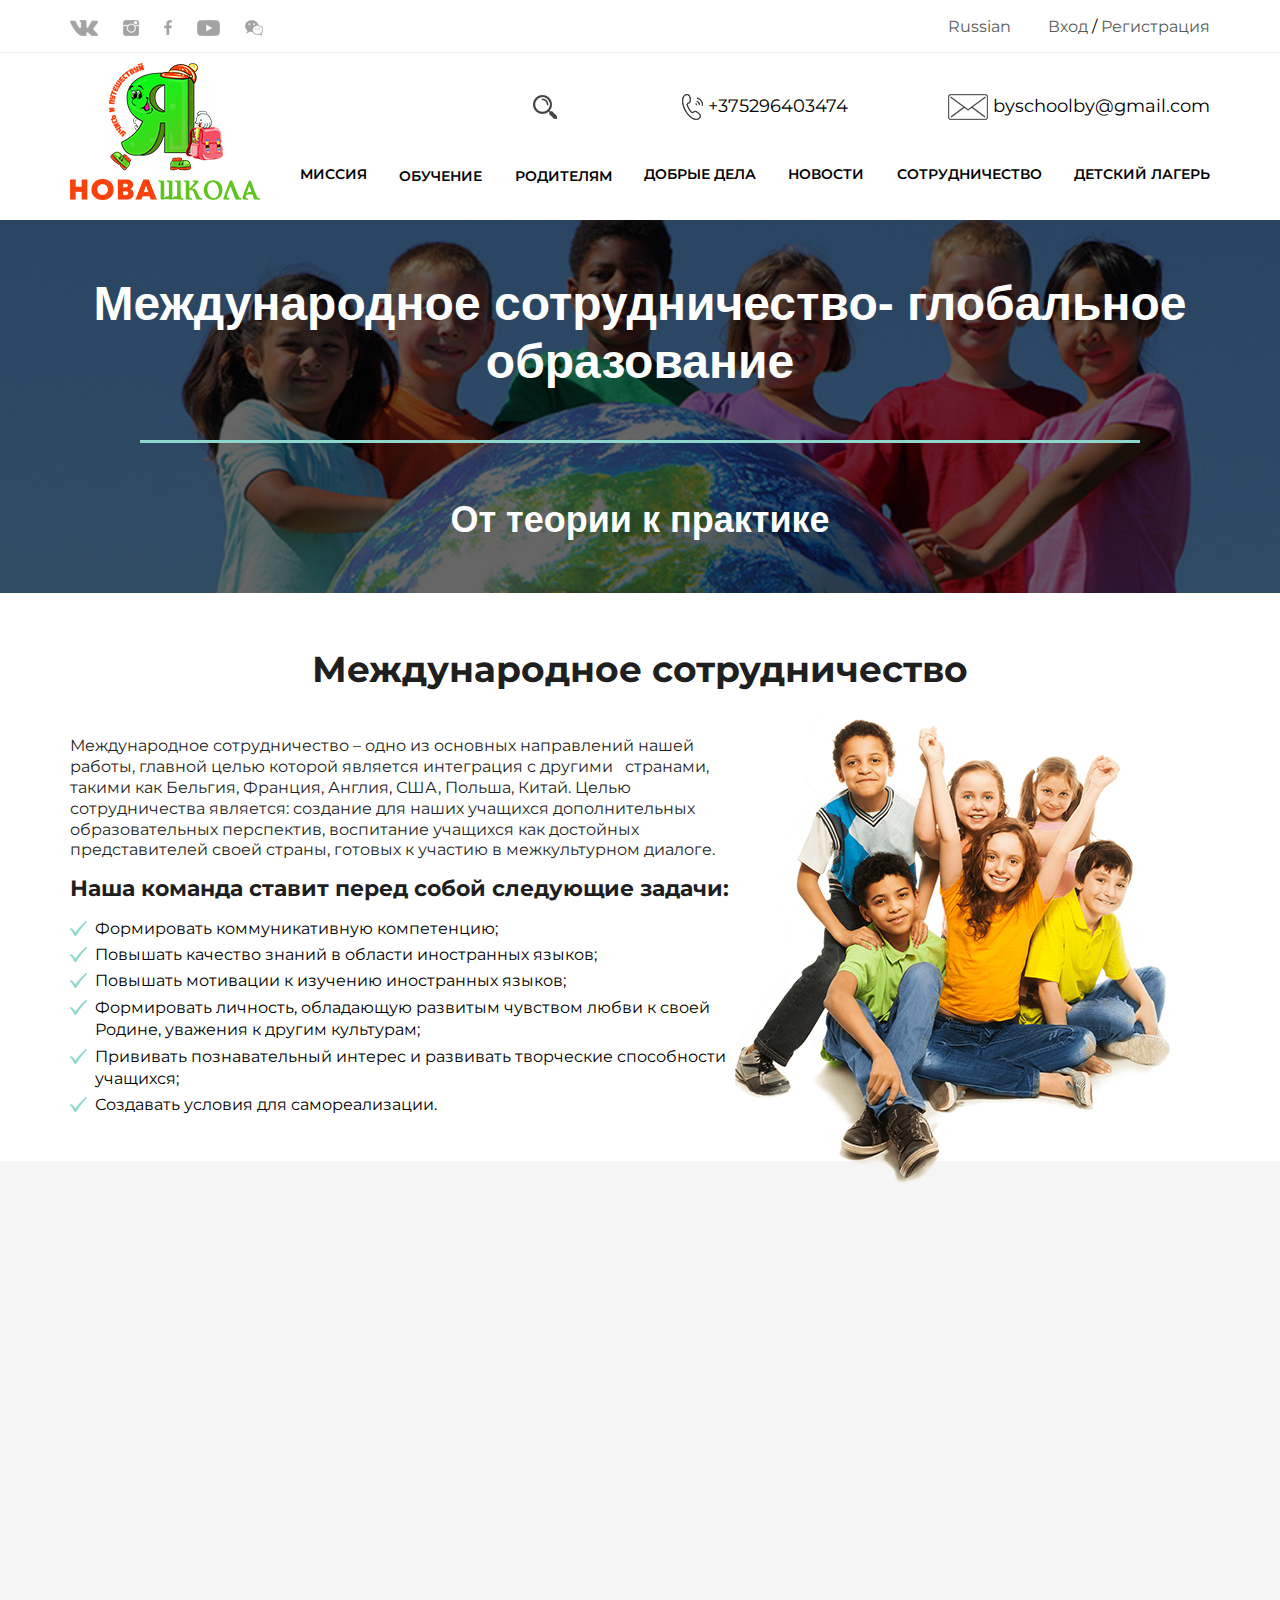
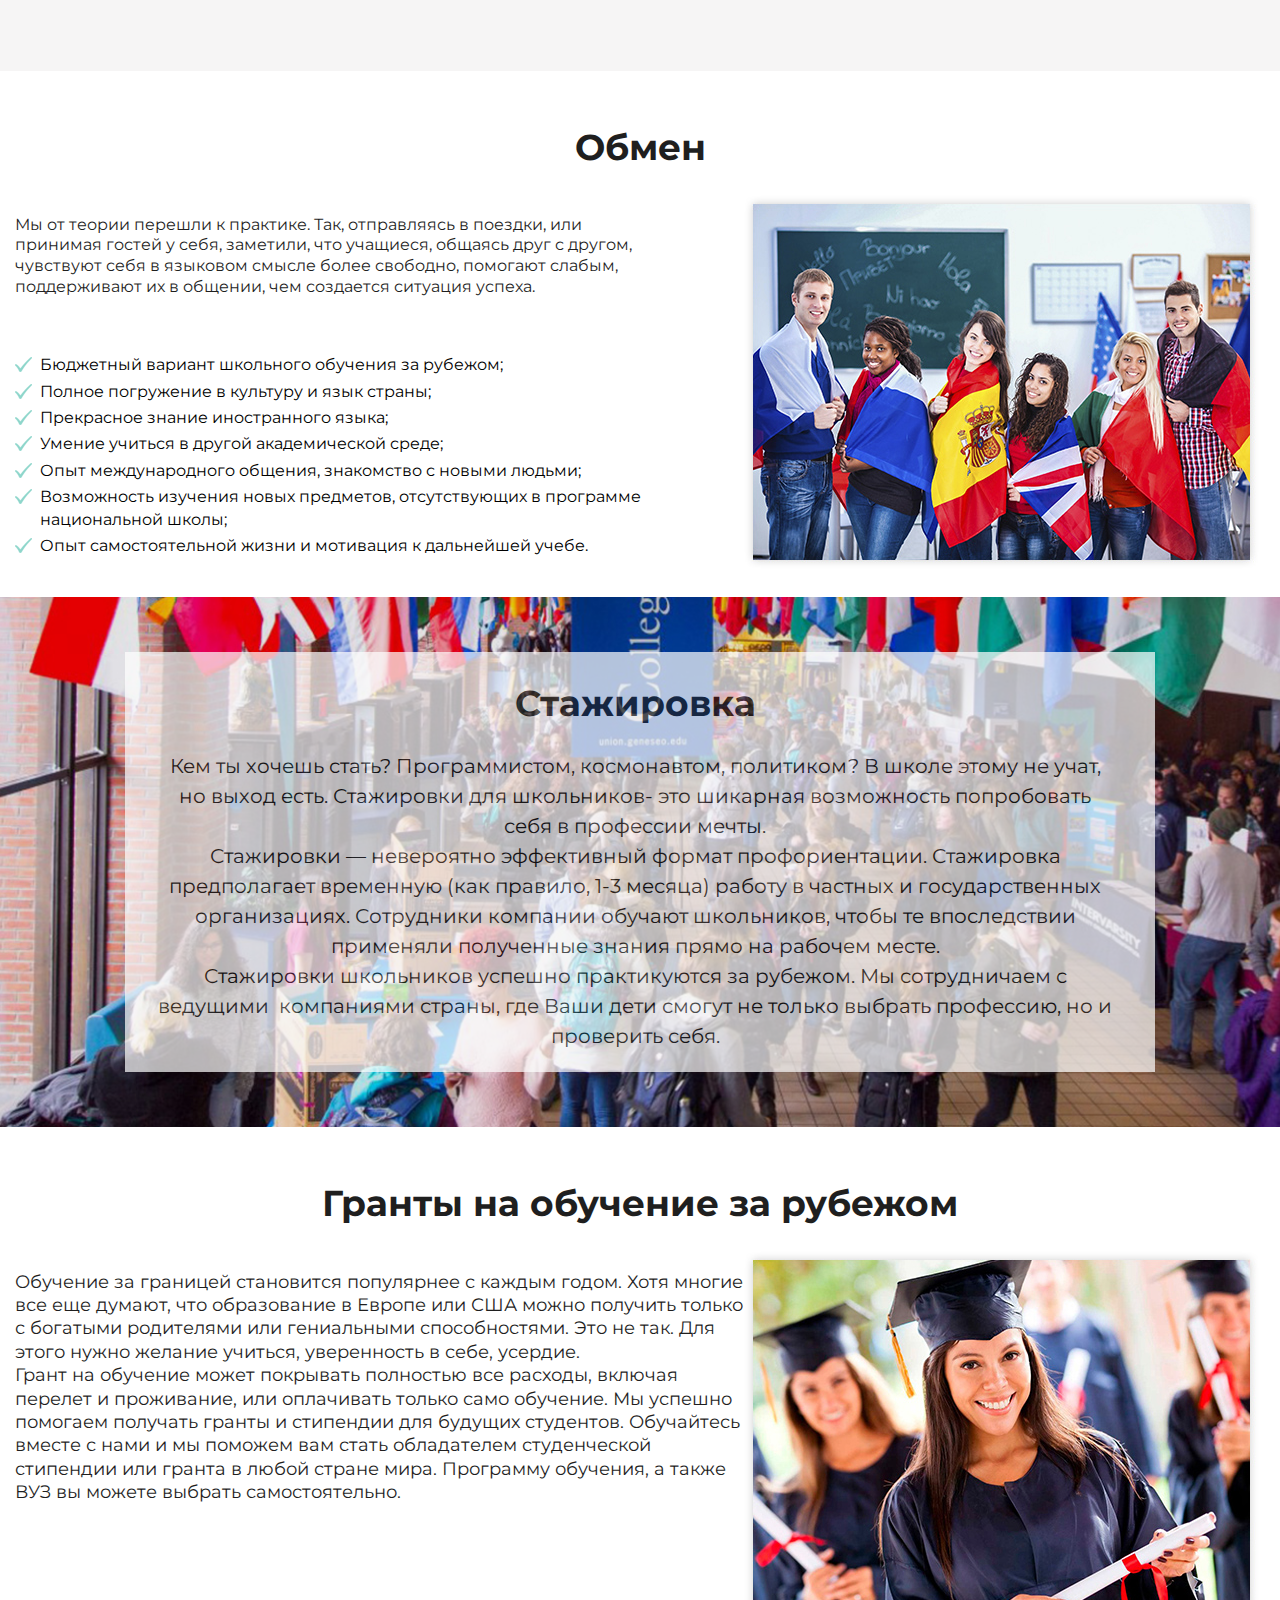
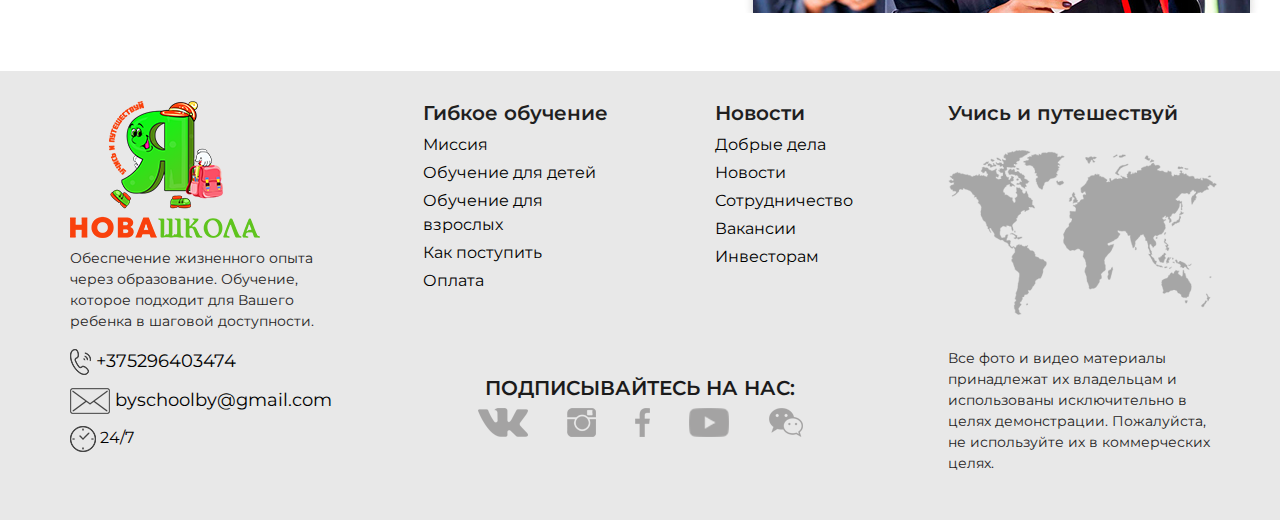
<file: cooperation.html>
<!DOCTYPE html>
<html lang="ru">
<head>
	<meta charset="UTF-8">
	<meta http-equiv=»X-UA-Compatible» content=»IE=EmulateIE6″>
	<meta name="viewport" content="width=device-width, initial-scale=1">
	<title>Сотрудничество</title>

 <script src="http://html5shiv.googlecode.com/svn/trunk/html5.js"></script> 

	<link rel="stylesheet" href="css/normalize.css">
	<link href="https://fonts.googleapis.com/css2?family=Libre+Baskerville:wght@700&family=Montserrat:ital,wght@0,100;0,200;0,300;0,400;0,500;0,600;0,700;0,800;0,900;1,100;1,200;1,300;1,400;1,500;1,600;1,700;1,800;1,900&display=swap" rel="stylesheet">
	<link rel="stylesheet" href="https://use.fontawesome.com/releases/v5.0.9/css/all.css" integrity="sha384-5SOiIsAziJl6AWe0HWRKTXlfcSHKmYV4RBF18PPJ173Kzn7jzMyFuTtk8JA7QQG1" crossorigin="anonymous">
	<link rel="stylesheet" type="text/css" href="css/slick.css"/>
	<link rel="stylesheet" type="text/css" href="css/slick-theme.css"/>
	<link rel="stylesheet" href="css/bootstrap-reboot.min.css">
	<link rel="stylesheet" href="css/bootstrap.min.css">
	<link rel="stylesheet"href="https://cdnjs.cloudflare.com/ajax/libs/animate.css/4.0.0/animate.min.css"/>
	<link rel="stylesheet" href="css/jquery.arcticmodal-0.3.css">
	<link rel="stylesheet" href="css/main.css">
</head>
<body>


<!-- Menu Collapse -->
	<div class="menu__collapps">
		<nav class="menu menu1 d-none menu-collapse">
			<div class="x menu-open">
				<a href="index.html" class="logo">
							<img src="img/logo_green.png" alt="logo">
						</a>
				<img class="clouse" src="img/x.png" alt="">
			</div>
			<ul class="menu__item">
				<li>
					<a href="index.html" class="menu__link">
						Главная
					</a>
				</li>
				<li>
					<a href="mission.html" class="menu__link">
						Миссия 
					</a>
				</li>
				<li class="dropdown">
					<a href="#" class="menu__link dropbtn">
						Обучение 
						<i class="fas fa-chevron-down"></i>
						<i class="fas fa-chevron-right"></i>
					</a>
					<ul class="dropdown-content">
					  	<li>
					  		<a href="programm.html">
					  			Программа обучения
					  		</a>
					  	</li>
					  	<li>
					  		<a href="cost.html">
					  			Стоимость обучения
					  		</a>
					  	</li>
					  	<li>
					  		<a href="#">
					  		 	Наша команда
					  		</a>
					  	</li>  
					</ul>
				</li>
				<li class="dropdown">
					<a href="#" class="menu__link dropbtn">
						Родителям
						<i class="fas fa-chevron-down"></i>
						<i class="fas fa-chevron-right"></i>
					</a>
					<ul class="dropdown-content">
					  	<li>
					  		<a href="conditions.html">
					  			Условия приёма
					  		</a>
					  	</li>
					</ul>
				</li>
				<li>
					<a href="good.html" class="menu__link">
						Добрые дела 
					</a>
				</li>
				<li>
					<a href="news.html" class="menu__link">
						Новости
					</a>
				</li>
				<li>
					<a href="cooperation.html" class="menu__link">
						Сотрудничество 
					</a>
				</li>
				<li>
					<a href="camp.html" class="menu__link">
						Детский лагерь
					</a>
				</li>
				<li>
					<a href="vacancy.html" class="menu__link">
						Вакансии
					</a>
				</li>
				<li>
					<a href="https://school-i.by/to-investors.pdf" class="menu__link">
						Инвесторам
					</a>
				</li>
			</ul>
			<div class="contacs1">
				<div class="contacs__call">
					<a href="tel:+375296403474" class="call">
						<img src="img/phone_whrite.png" alt="call">
						+375296403474
					</a>
				</div>
				<div class="contacs__email">
					<a href="mailto:bybyschoolby@gmail.com" class="call">
						<img src="img/email_whrite.png" alt="call">
						byschoolby@gmail.com
					</a>
				</div>
			</div>
		</nav>
	</div>
<!-- End Menu Collapse -->


<!---Header--->
	<header id="header" class="header">
		<div class="container-fluid">
			<div class="container">
				<div class="row">
					<div class="col-9 col-sm-5 col-md-4 col-lg-3">
						<div class="social-links">
							<ul class="links">
								<li class="links__item">
									<a href="#" class="links__icon">
										<img src="img/vk.png" alt="">
									</a>
								</li>
								<li class="links__item">
									<a href="#" class="links__icon">
										<img src="img/instagramm.png" alt="">
									</a>
								</li>
								<li class="links__item">
									<a href="#" class="links__icon">
										<img src="img/fasebook.png" alt="">
									</a>
								</li>
								<li class="links__item">
									<a href="#" class="links__icon">
										<img src="img/youtube.png" alt="">
									</a>
								</li>
								<li class="links__item">
									<a href="#" class="links__icon">
										<img src="img/chat.png" alt="">
									</a>
								</li>
							</ul>
						</div>
					</div>
					<div class="col-3 col-sm-2 col-md-4 d-lg-none">
                        <button class="menu-open">
                            <i class="fa fa-bars"></i>
                        </button>
                    </div>
					<div class="col-sm-5 col-md-4 col-lg-3 ml-auto">
						<div class="cabinet">
							<div class="cabinet__lang">
								<span>
									Russian
								</span>
								<a href="#">
									<i class="fas fa-chevron-down"></i>
								</a>
							</div>
							<div class="d-sm-none contacs__search-mob">
								<a href="#" class="call">
									<img src="img/search.png" alt="search">
								</a>
							</div>
							<div class="cabinet__input">
								<a href="#" class="input">Вход</a>
								<span>/</span>
								<a href="#" class="reg">Регистрация</a>
							</div>
						</div>
					</div>
				</div>	
			</div>
		</div>
		<div class="container">
			<div class="row">
				<div class="col-xl-2 col-lg-12">
					<a href="index.html" class="logo">
						<img src="img/logo_green.png" alt="logo">
					</a>
				</div>
				<div class="col-lg-12 col-xl-10">
					<div class="navigation">
						<div class="contacs">
							<div class="contacs__search">
								<a href="#" class="call">
									<img src="img/search.png" alt="search">
								</a>
							</div>
							<div class="contacs__call">
								<a href="tel:+375296403474" class="call">
									<img src="img/call.png" alt="call">
									+375296403474
								</a>
							</div>
							<div class="contacs__email">
								<a href="mailto:bybyschoolby@gmail.com" class="call">
									<img src="img/message.png" alt="call">
									byschoolby@gmail.com
								</a>
							</div>
						</div>
						<nav class="menu d-none d-lg-block">
							<ul class="menu__item">
								<li>
									<a href="mission.html" class="menu__link">
										Миссия 
									</a>
								</li>
								<li class="dropdown">
									<a href="#" class="menu__link dropbtn">
										Обучение 
										<i class="fas fa-chevron-down"></i>
									</a>
									<ul class="dropdown-content">
									  	<li>
									  		<a href="programm.html">
									  			Программа обучения
									  		</a>
									  	</li>
									  	<li>
									  		<a href="cost.html">
									  			Стоимость обучения
									  		</a>
									  	</li>
									  	<li>
									  		<a href="#">
									  		 	Наша команда
									  		</a>
									  	</li>  
									</ul>
								</li>
								<li class="dropdown">
									<a href="#" class="menu__link dropbtn">
										Родителям
										<i class="fas fa-chevron-down"></i>
									</a>
									<ul class="dropdown-content">
									  	<li>
									  		<a href="conditions.html">
									  			Условия приёма
									  		</a>
									  	</li>
									</ul>
								</li>
								<li>
									<a href="good.html" class="menu__link">
										Добрые дела 
									</a>
								</li>
								<li>
									<a href="news.html" class="menu__link">
										Новости
									</a>
								</li>
								<li>
									<a href="cooperation.html" class="menu__link">
										Сотрудничество 
									</a>
								</li>
								<li>
									<a href="camp.html" class="menu__link">
										Детский лагерь
									</a>
								</li>
							</ul>
						</nav>
					</div>
				</div>
			</div>
		</div>
	</header>
<!---End Header--->


<!---Cooperation-International--->
<section id="international" class="international cooperation-international">
	<div class="container">
		<div class="row">
			<div class="col-12">
				<h3>
					Международное сотрудничество- глобальное образование
				</h3>
			</div>
			<div class="col-12">
				<div class="line-blue"></div>
			</div>
			<div class="col-12">
				<p class="good__text">
					От теории к практике
				</p>
			</div>
		</div>
	</div>
</section>
<!---End Cooperation-International--->


<!---Tasks--->
<section id="earnings" class="earnings tasks">
	<div class="container">
		<div class="row no-gutters">
			<div class="col-12">
				<h3 class="reception__title">
					Международное сотрудничество
				</h3>
			</div>	
			<div class="col-lg-6 col-xl-7">
				<div class="reception__desc tasks__desc">
					<p class="animate__animated reception__text tasks__text">
						Международное сотрудничество – одно из основных направлений нашей работы, главной целью которой является интеграция с другими   странами, такими как Бельгия, Франция, Англия, США, Польша, Китай. Целью сотрудничества является: создание для наших учащихся дополнительных образовательных перспектив, воспитание учащихся как достойных представителей своей страны, готовых к участию в межкультурном диалоге.
					</p>
				</div>
				<div class="task">
					<h4 class="task__title">
						Наша команда ставит перед собой следующие задачи:
					</h4>
					<ul class="task__list">
						<li class="task__item">
							<img src="img/blue_checkmark.png" alt="">
							<div>
								Формировать коммуникативную компетенцию;
							</div>
						</li>
						<li class="task__item">
							<img src="img/blue_checkmark.png" alt="">
							<div>
								Повышать качество знаний в области иностранных языков;
							</div>
						</li>
						<li class="task__item">
							<img src="img/blue_checkmark.png" alt="">
							<div>
								Повышать мотивации к изучению иностранных языков;
							</div>
						</li>
						<li class="task__item">
							<img src="img/blue_checkmark.png" alt="">
							<div>
								Формировать личность, обладающую развитым чувством любви к своей Родине, уважения к другим культурам;
							</div>
						</li>
						<li class="task__item">
							<img src="img/blue_checkmark.png" alt="">
							<div>
								Прививать познавательный интерес и развивать творческие способности учащихся;
							</div>
						</li>
						<li class="task__item">
							<img src="img/blue_checkmark.png" alt="">
							<div>
								Создавать условия для самореализации.
							</div>
						</li>
					</ul>
				</div>
			</div>	
			<div class="col-lg-6 col-xl-5">
				<div class="bg_tasks">
					<img src="img/cooperation_children-img.png" alt="">
				</div>
			</div>
		</div>
	</div>
</section>
<!---End Tasks--->


<!---Comunication2--->
<section id="comunication" class="comunication comunication2 kids">
	<div class="container-fluid">
		<div class="row no-gutters">
			<div class="d-none d-lg-block col-lg-7">
				<div class="animate__animated comunication2-bg"></div>
			</div>
			<div class="col-lg-5 ml-auto">
				<div class="animate__animated kids__list">
					<h3 class="kids__title">
						Общение
					</h3>
					<p class="comunication2__text">
						Иностранный язык используется  как средство получения информации о стране изучаемого языка с целью посещения этой страны, с целью комфортного пребывания в семье принимающей стороны, для полного комфорта общения в различных областях знаний и культуры. Но самое главное –наши учащиеся могут свободно общаться со сверстниками в разных уголках нашей планеты.
					</p>
				</div>
			</div>
			<div class="d-lg-none col-lg-7">
				<div class="comunication2-bg-mob"></div>
			</div>
		</div>
	</div>
</section>
<!---End Comunication2--->


<!---Exchange--->
<section id="earnings" class="earnings exchange">
	<div class="container-fluid">
		<div class="row no-gutters">
			<div class="col-12">
				<h3 class="animate__animated reception__title">
					Обмен
				</h3>
			</div>	
			<div class="col-lg-7">
				<div class="animate__animated reception__desc exchange__desc">
					<p class="reception__text exchange__text">
						Мы от теории перешли к практике. Так, отправляясь в поездки, или принимая гостей у себя, заметили, что учащиеся, общаясь друг с другом, чувствуют себя в языковом смысле более свободно, помогают слабым, поддерживают их в общении, чем создается ситуация успеха.
					</p>
				</div>
				<div class="ex">
					<h4 class="animate__animated ex__title">
						Преимущества программ международного обмена:
					</h4>
					<ul class="animate__animated ex__list">
						<li class="task__item">
							<img src="img/blue_checkmark.png" alt="">
							<div>
								Бюджетный вариант школьного обучения за рубежом;
							</div>
						</li>
						<li class="ex__item">
							<img src="img/blue_checkmark.png" alt="">
							<div>
								Полное погружение в культуру и язык страны;
							</div>
						</li>
						<li class="ex__item">
							<img src="img/blue_checkmark.png" alt="">
							<div>
								Прекрасное знание иностранного языка;
							</div>
						</li>
						<li class="ex__item">
							<img src="img/blue_checkmark.png" alt="">
							<div>
								Умение учиться в другой академической среде;
							</div>
						</li>
						<li class="ex__item">
							<img src="img/blue_checkmark.png" alt="">
							<div>
								Опыт международного общения, знакомство с новыми людьми;
							</div>
						</li>
						<li class="ex__item">
							<img src="img/blue_checkmark.png" alt="">
							<div>
								Возможность изучения новых предметов, отсутствующих в программе национальной школы;
							</div>
						</li>
						<li class="ex__item">
							<img src="img/blue_checkmark.png" alt="">
							<div>
								Опыт самостоятельной жизни и мотивация к дальнейшей учебе.
							</div>
						</li>
					</ul>
				</div>
			</div>	
			<div class="col-lg-5">
				<div class="animate__animated bg_tasks">
					<img src="img/bg_internship.jpg" alt="">
				</div>
			</div>
		</div>
	</div>
</section>
<!---End Exchange--->


<!---Internship--->
<section id="development" class="development internship">
	<div class="container">
		<div class="row">
			<div class="col-lg-12">
				<div class="develop">
					<h3 class="develop__title">
						Стажировка
					</h3>
					<p class="develop__text">
						Кем ты хочешь стать? Программистом, космонавтом, политиком? В школе этому не учат, но выход есть. Стажировки для школьников- это шикарная возможность попробовать себя в профессии мечты.
					</p>
					<p class="develop__text">
						Стажировки — невероятно эффективный формат профориентации. Стажировка предполагает временную (как правило, 1-3 месяца) работу в частных и государственных организациях. Сотрудники компании обучают школьников, чтобы те впоследствии применяли полученные знания прямо на рабочем месте.
					</p>
					<p class="develop__text">
						Стажировки школьников успешно практикуются за рубежом. Мы сотрудничаем с ведущими  компаниями страны, где Ваши дети смогут не только выбрать профессию, но и проверить себя.
					</p>
				</div>
			</div>
		</div>
	</div>
</section>
<!---End Internship--->


<!---Grants--->
<section id="earnings" class="earnings grants">
	<div class="container-fluid">
		<div class="row no-gutters">
			<div class="col-12">
				<h3 class="reception__title">
					Гранты на обучение за рубежом
				</h3>
			</div>	
			<div class="col-lg-7">
				<div class="animate__animated animate__animated reception__desc exchange__desc">
					<p class="reception__text grants__text">
						Обучение за границей становится популярнее с каждым годом. Хотя многие все еще думают, что образование в Европе или США можно получить только с богатыми родителями или гениальными способностями. Это не так. Для этого нужно желание учиться, уверенность в себе, усердие.
					</p>
					<p class="animate__animated reception__text grants__text">
						Грант на обучение может покрывать полностью все расходы, включая перелет и проживание, или оплачивать только само обучение. Мы успешно помогаем получать гранты и стипендии для будущих студентов. Обучайтесь вместе с нами и мы поможем вам стать обладателем студенческой стипендии или гранта в любой стране мира. Программу обучения, а также ВУЗ вы можете выбрать самостоятельно.
					</p>
				</div>
			</div>	
			<div class="col-lg-5">
				<div class="animate__animated bg_tasks">
					<img src="img/grants_img.jpg" alt="">
				</div>
			</div>
		</div>
	</div>
</section>
<!---End Grants--->


<!---Footer--->
<footer id="footer" class="footer">
	<div class="container">
		<div class="row">
			<div class="col-lg-3">
				<div class="footer__logo">
					<a href="#" class="logo">
						<img src="img/logo_green.png" alt="logo">
					</a>
					<p class="logo-footer__text">
						Обеспечение жизненного опыта через образование. Обучение, которое подходит для Вашего ребенка в шаговой доступности.
					</p>
				</div>
			</div>
			<div class="col-md-6 col-lg-3 d-none d-lg-block">
				<div class="footer-menu">
					<nav class="menu-left">
						<h6>
							Гибкое обучение
						</h6>
						<ul class="menu-left__item">
							<li>
								<a href="mission.html">
									Миссия
								</a>
							</li>	
							<li>
								<a href="cost.html">
									Обучение для детей
								</a>
							</li>
							<li>
								<a href="cost.html">
									Обучение для взрослых
								</a>
							</li>
							<li>
								<a href="conditions.html">
									Как поступить
								</a>
							</li>
							<li>
								<a href="#">
									Оплата
								</a>
							</li>
						</ul>
					</nav>
				</div>
			</div>
			<div class="col-md-6 col-lg-3 d-none d-lg-block">
				<div class="footer-menu">
					<nav class="menu-right">
						<h6>
							Новости
						</h6>
						<ul class="menu-left__item">
							<li>
								<a href="good.html">
									Добрые дела
								</a>
							</li>	
							<li>
								<a href="news.html">
									Новости
								</a>
							</li>
							<li>
								<a href="cooperation.html">
									Сотрудничество
								</a>
							</li>
							<li>
								<a href="vacancy.html">
									Вакансии
								</a>
							</li>
							<li>
								<a href="https://school-i.by/to-investors.pdf">
									Инвесторам
								</a>
							</li>
						</ul>
					</nav>
				</div>
			</div>
			<div class="d-none d-md-block col-md-12 col-lg-3">
				<div class="map">
					<h6>
						Учись и путешествуй
					</h6>
					<img src="img/map.png" alt="">
				</div>
			</div>
		</div>
		<div class="row">
			<div class="col-md-6 offset-md-4 offset-lg-0 col-lg-3">
				<div class="footer__contacs">
					<div class="contacs__call contacs__call-footer">
						<a href="tel:+375296403474" class="call">
							<img src="img/call.png" alt="call">
							+375296403474
						</a>
					</div>
					<div class="contacs__email contacs__email-footer">
						<a href="mailto:yourmail@mysite.com" class="call">
							<img src="img/message.png" alt="call">
							byschoolby@gmail.com
						</a>
					</div>
					<div class="contacs__clock">
						<img src="img/clock_footer.png" alt="">
						24/7
					</div>
				</div>
				<div class="footer__contacs1">
					<div class="contacs__call contacs__call-footer">
						<a href="#" class="call">
							<img src="img/call.png" alt="call">
							+375296403474
						</a>
						<div class="contacs__clock">
							<img src="img/clock_footer.png" alt="">
							24/7
						</div>
					</div>
					<div class="contacs__email contacs__email-footer">
						<a href="mailto:yourmail@mysite.com" class="call">
							<img src="img/message.png" alt="call">
							byschoolby@gmail.com
						</a>
					</div>
				</div>
			</div>
			<div class="d-md-none col-md-12 col-lg-3">
				<div class="map">
					<h6>
						Учись и путешествуй
					</h6>
					<img src="img/map.png" alt="">
				</div>
			</div>
			<div class="col-lg-6">
				<h6 class="icon-title">
					Подписывайтесь на нас:
				</h6>
				<ul class="links links-footer">
					<li class="links__item">
						<a href="#" class="links__icon">
							<img src="img/f-vk.png" alt="">
						</a>
					</li>
					<li class="links__item">
						<a href="#" class="links__icon">
							<img src="img/f-inst.png" alt="">
						</a>
					</li>
					<li class="links__item">
						<a href="#" class="links__icon">
							<img src="img/f-fac.png" alt="">
						</a>
					</li>
					<li class="links__item">
						<a href="#" class="links__icon">
							<img src="img/f-you.png" alt="">
						</a>
					</li>
					<li class="links__item">
						<a href="#" class="links__icon">
							<img src="img/f-chat.png" alt="">
						</a>
					</li>
				</ul>
			</div>
			<div class="col-lg-3">
				<p class="logo-footer__text logo-footer__text2">
					Все фото и видео материалы принадлежат их владельцам и использованы исключительно в целях демонстрации. Пожалуйста, не используйте их в коммерческих целях.
				</p>
			</div>
		</div>
	</div>
</footer>
<!---End Footer--->


<!---Box-modal--->
	<div style="display: none;">
	    <div class="box-modal box-modal1" id="exampleModal-input">
	    	<div class="menu-clouse">
	    		<div class="box-modal_close arcticmodal-close"><img class="cl" src="img/x.png" alt=""></div>
			</div>
	    	<a href="index.html" class="logo">
				<img src="img/logo_green.png" alt="logo">
			</a>
			<div class="buttons">
				<a href="#" class="button__student tablink active tablink-1" onclick="openCity(event, '100')">
					Для учениа
				</a>
				<a href="#" class="button__teacher tablink tablink-2" onclick="openCity(event, '200')">
					Для учителя
				</a>
			</div>
			<div id="100" class="m-form tabcontent" style="display: block">
				<input type="email" class="mail" name="mail" placeholder="Ваш e-mail">
				<input type="password" class="pass" name="pass" placeholder="Ваш пароль">
				<a href="#" class="form__button">
					Войти
				</a>
			</div>
			<div id="200" class="m-form tabcontent">
				<input type="email" class="mail" name="mail" placeholder="Ваш e-mail">
				<input type="password" class="pass" name="pass" placeholder="Ваш пароль">
				<a href="#" class="form__button">
					Войти
				</a>
			</div>
			<div class="pass-reg pass-reg1">
				<a href="#" class="password">
					Забыли пароль?
				</a>
				<a href="#" class="regist">
					зарегестрироваться
				</a>
			</div>
	    </div>
	</div>

	<div style="display: none;">
	    <div class="box-modal" id="exampleModal-reg">
	    	<div class="menu-clouse">
	    		<div class="box-modal_close arcticmodal-close"><img class="cl" src="img/x.png" alt=""></div>
			</div>
	    	<a href="index.html" class="logo">
				<img src="img/logo_green.png" alt="logo">
			</a>
			<div class="buttons">
				<a href="#" class="button__student tablink active tablink-1" onclick="openCity(event, '101')">
					Для ученика
				</a>
				<a href="#" class="button__teacher tablink tablink-2" onclick="openCity(event, '202')">
					Для учителя
				</a>
			</div>
			<div id="101" class="m-form tabcontent" style="display: block;">
				<input type="email" class="mail" name="mail" placeholder="Ваш e-mail">
				<input type="password" class="pass" name="pass" placeholder="Ваш пароль">
				<input type="tel" class="phone tel" name="phone" placeholder="Ваш телефон">
				<a href="#" class="form__button">
					Зарегестрироваться
				</a>
			</div>
			<div id="202" class="m-form tabcontent">
				<input type="email" class="mail" name="mail" placeholder="Ваш e-mail">
				<input type="password" class="pass" name="pass" placeholder="Ваш пароль">
				<input type="tel" class="phone tel" name="phone" placeholder="Ваш телефон">
				<a href="#" class="form__button">
					Зарегестрироваться
				</a>
			</div>
			<div class="pass-reg">
				<a href="#" class="password">
					Забыли пароль?
				</a>
			</div>
	    </div>
	</div>
<!---End Box-modal--->




	<script src="js/jquery-3.3.1.min.js"></script>
	<script src="js/jquery.arcticmodal-0.3.min.js"></script>
	<script src="js/arctikmodal.js"></script>
	<script src="js/slick.min.js"></script>
	<script src="js/tabs.js"></script>
	<script src="js/tabs2.js"></script>
	<script src="js/slick2.js"></script>
	<script src="js/main.js"></script>
</body>
</html>
</file>
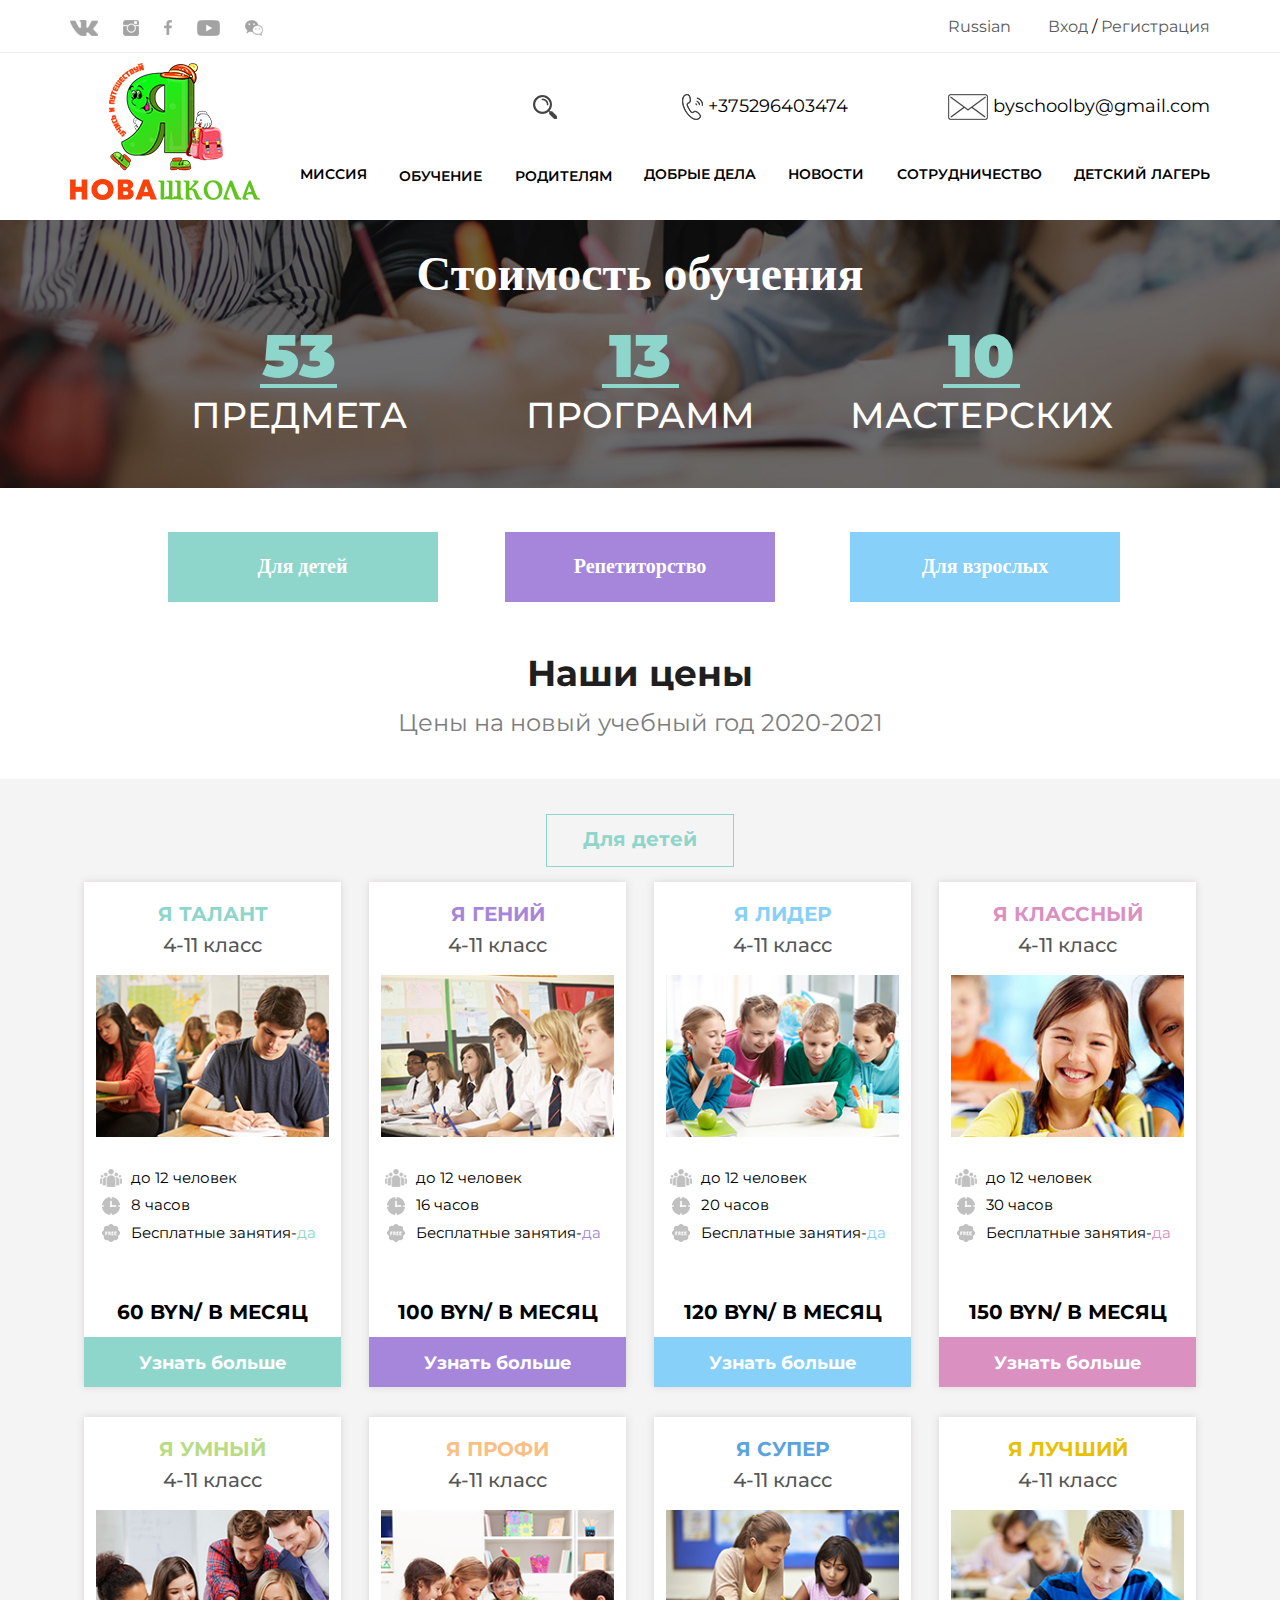
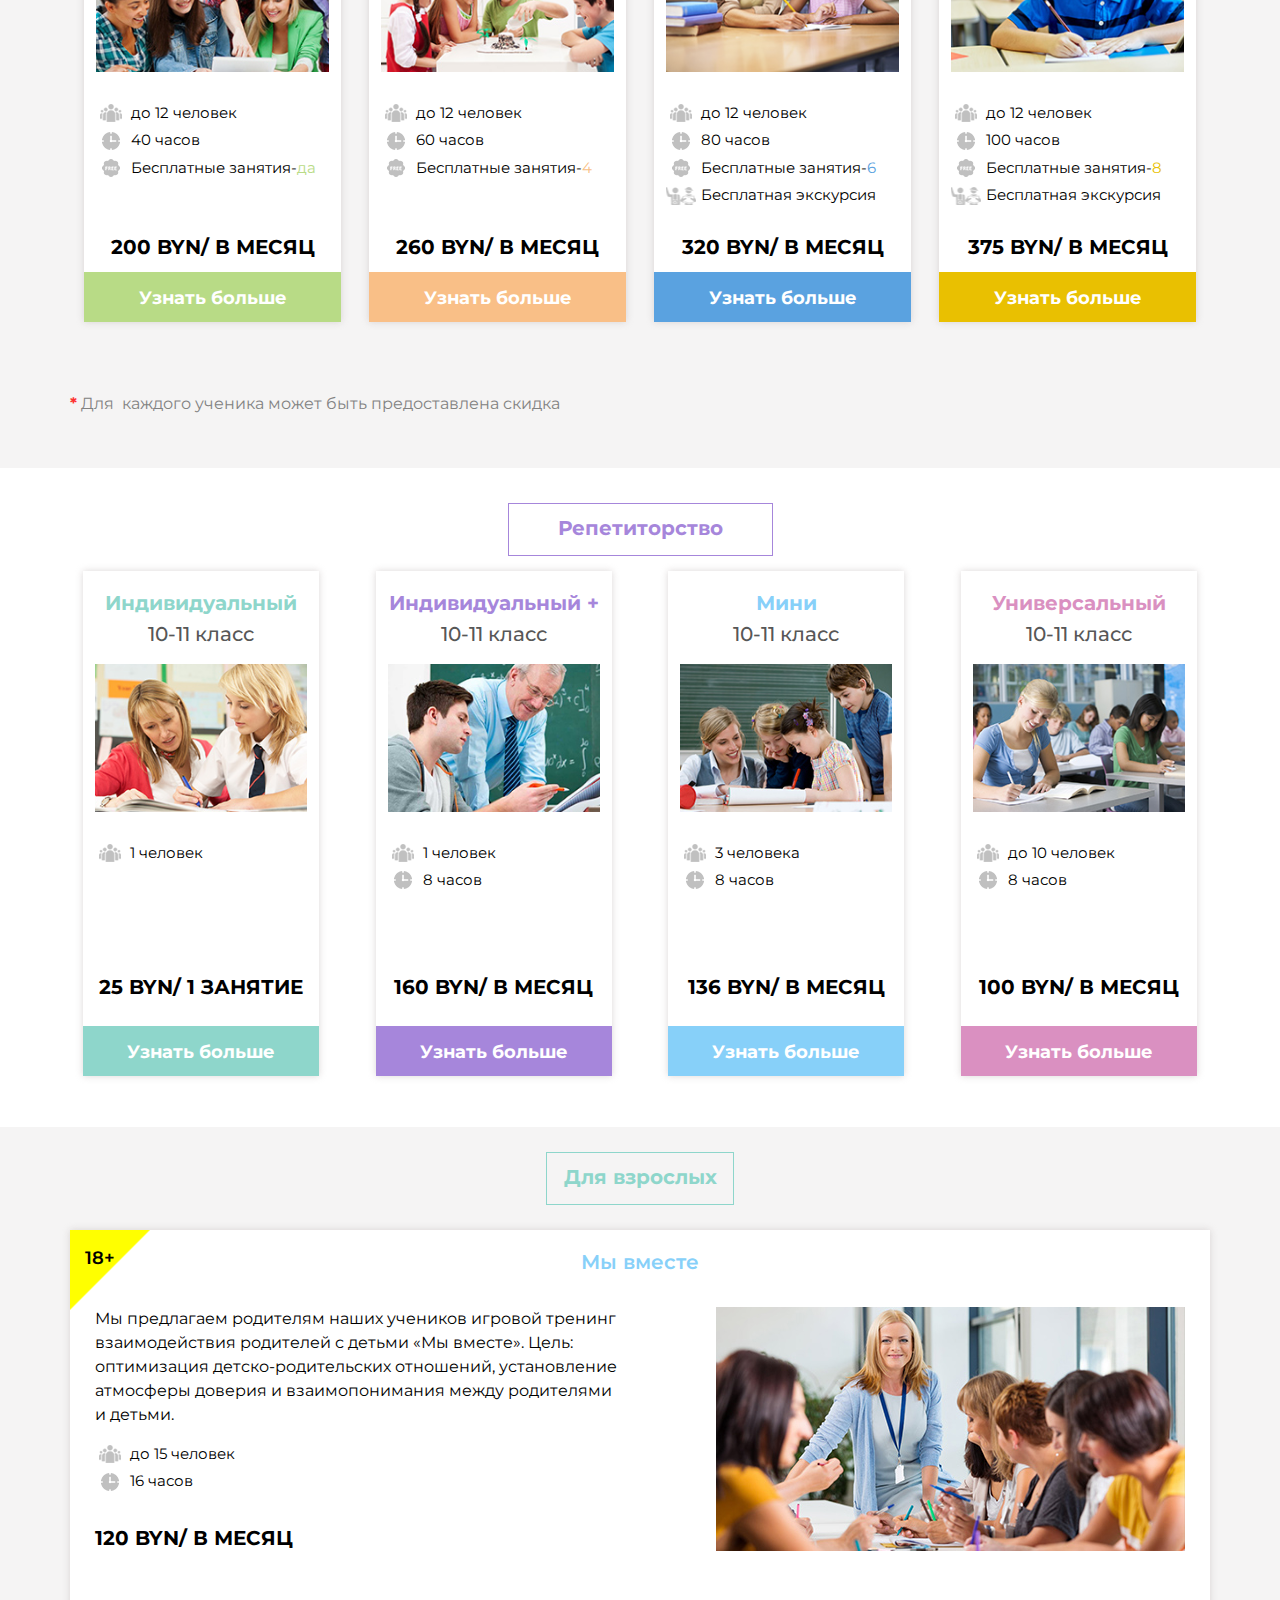
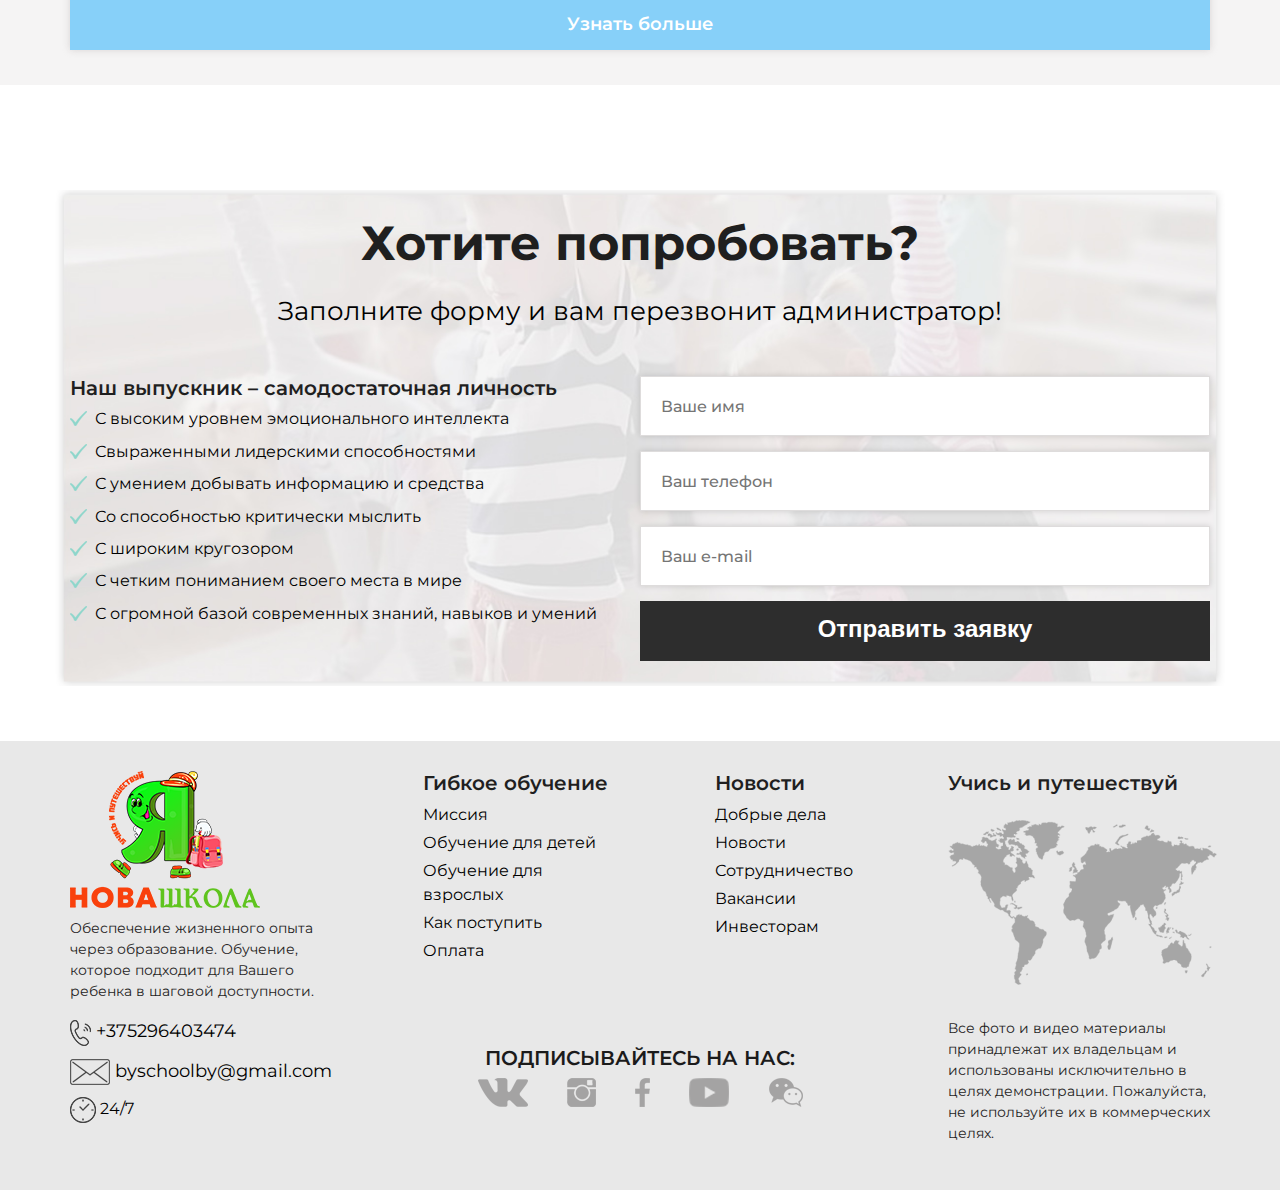
<file: cost.html>
<!DOCTYPE html>
<html lang="ru">
<head>
	<meta charset="UTF-8">
	<meta http-equiv=»X-UA-Compatible» content=»IE=EmulateIE6″>
	<meta name="viewport" content="width=device-width, initial-scale=1">
	<title>Стоимость обучения</title>

 <script src="http://html5shiv.googlecode.com/svn/trunk/html5.js"></script> 

	<link rel="stylesheet" href="css/normalize.css">
	<link href="https://fonts.googleapis.com/css2?family=Libre+Baskerville:wght@700&family=Montserrat:ital,wght@0,100;0,200;0,300;0,400;0,500;0,600;0,700;0,800;0,900;1,100;1,200;1,300;1,400;1,500;1,600;1,700;1,800;1,900&display=swap" rel="stylesheet">
	<link rel="stylesheet" href="https://use.fontawesome.com/releases/v5.0.9/css/all.css" integrity="sha384-5SOiIsAziJl6AWe0HWRKTXlfcSHKmYV4RBF18PPJ173Kzn7jzMyFuTtk8JA7QQG1" crossorigin="anonymous">
	<link rel="stylesheet" type="text/css" href="css/slick.css"/>
	<link rel="stylesheet" type="text/css" href="css/slick-theme.css"/>
	<link rel="stylesheet" href="css/bootstrap-reboot.min.css">
	<link rel="stylesheet" href="css/bootstrap.min.css">
	<link rel="stylesheet"href="https://cdnjs.cloudflare.com/ajax/libs/animate.css/4.0.0/animate.min.css"/>
	<link rel="stylesheet" href="css/jquery.arcticmodal-0.3.css">
	<link rel="stylesheet" href="css/main.css">
</head>
<body>


<!-- Menu Collapse -->
	<div class="menu__collapps">
		<nav class="menu menu1 d-none menu-collapse">
			<div class="x menu-open">
				<a href="index.html" class="logo">
							<img src="img/logo_green.png" alt="logo">
						</a>
				<img class="clouse" src="img/x.png" alt="">
			</div>
			<ul class="menu__item">
				<li>
					<a href="index.html" class="menu__link">
						Главная
					</a>
				</li>
				<li>
					<a href="mission.html" class="menu__link">
						Миссия 
					</a>
				</li>
				<li class="dropdown">
					<a href="#" class="menu__link dropbtn">
						Обучение 
						<i class="fas fa-chevron-down"></i>
						<i class="fas fa-chevron-right"></i>
					</a>
					<ul class="dropdown-content">
					  	<li>
					  		<a href="programm.html">
					  			Программа обучения
					  		</a>
					  	</li>
					  	<li>
					  		<a href="cost.html">
					  			Стоимость обучения
					  		</a>
					  	</li>
					  	<li>
					  		<a href="#">
					  		 	Наша команда
					  		</a>
					  	</li>  
					</ul>
				</li>
				<li class="dropdown">
					<a href="#" class="menu__link dropbtn">
						Родителям
						<i class="fas fa-chevron-down"></i>
						<i class="fas fa-chevron-right"></i>
					</a>
					<ul class="dropdown-content">
					  	<li>
					  		<a href="conditions.html">
					  			Условия приёма
					  		</a>
					  	</li>
					</ul>
				</li>
				<li>
					<a href="good.html" class="menu__link">
						Добрые дела 
					</a>
				</li>
				<li>
					<a href="news.html" class="menu__link">
						Новости
					</a>
				</li>
				<li>
					<a href="cooperation.html" class="menu__link">
						Сотрудничество 
					</a>
				</li>
				<li>
					<a href="camp.html" class="menu__link">
						Детский лагерь
					</a>
				</li>
				<li>
					<a href="vacancy.html" class="menu__link">
						Вакансии
					</a>
				</li>
				<li>
					<a href="https://school-i.by/to-investors.pdf" class="menu__link">
						Инвесторам
					</a>
				</li>
			</ul>
			<div class="contacs1">
				<div class="contacs__call">
					<a href="tel:+375296403474" class="call">
						<img src="img/phone_whrite.png" alt="call">
						+375296403474
					</a>
				</div>
				<div class="contacs__email">
					<a href="mailto:bybyschoolby@gmail.com" class="call">
						<img src="img/email_whrite.png" alt="call">
						byschoolby@gmail.com
					</a>
				</div>
			</div>
		</nav>
	</div>
<!-- End Menu Collapse -->


<!---Header--->
 	<header id="header" class="header">
		<div class="container-fluid">
			<div class="container">
				<div class="row">
					<div class="col-9 col-sm-5 col-md-4 col-lg-3">
						<div class="social-links">
							<ul class="links">
								<li class="links__item">
									<a href="#" class="links__icon">
										<img src="img/vk.png" alt="">
									</a>
								</li>
								<li class="links__item">
									<a href="#" class="links__icon">
										<img src="img/instagramm.png" alt="">
									</a>
								</li>
								<li class="links__item">
									<a href="#" class="links__icon">
										<img src="img/fasebook.png" alt="">
									</a>
								</li>
								<li class="links__item">
									<a href="#" class="links__icon">
										<img src="img/youtube.png" alt="">
									</a>
								</li>
								<li class="links__item">
									<a href="#" class="links__icon">
										<img src="img/chat.png" alt="">
									</a>
								</li>
							</ul>
						</div>
					</div>
					<div class="col-3 col-sm-2 col-md-4 d-lg-none">
                        <button class="menu-open">
                            <i class="fa fa-bars"></i>
                        </button>
                    </div>
					<div class="col-sm-5 col-md-4 col-lg-3 ml-auto">
						<div class="cabinet">
							<div class="cabinet__lang">
								<span>
									Russian
								</span>
								<a href="#">
									<i class="fas fa-chevron-down"></i>
								</a>
							</div>
							<div class="d-sm-none contacs__search-mob">
								<a href="#" class="call">
									<img src="img/search.png" alt="search">
								</a>
							</div>
							<div class="cabinet__input">
								<a href="#" class="input">Вход</a>
								<span>/</span>
								<a href="#" class="reg">Регистрация</a>
							</div>
						</div>
					</div>
				</div>	
			</div>
		</div>
		<div class="container">
			<div class="row">
				<div class="col-xl-2 col-lg-12">
					<a href="index.html" class="logo">
						<img src="img/logo_green.png" alt="logo">
					</a>
				</div>
				<div class="col-lg-12 col-xl-10">
					<div class="navigation">
						<div class="contacs">
							<div class="contacs__search">
								<a href="#" class="call">
									<img src="img/search.png" alt="search">
								</a>
							</div>
							<div class="contacs__call">
								<a href="tel:+375296403474" class="call">
									<img src="img/call.png" alt="call">
									+375296403474
								</a>
							</div>
							<div class="contacs__email">
								<a href="mailto:bybyschoolby@gmail.com" class="call">
									<img src="img/message.png" alt="call">
									byschoolby@gmail.com
								</a>
							</div>
						</div>
						<nav class="menu d-none d-lg-block">
							<ul class="menu__item">
								<li>
									<a href="mission.html" class="menu__link">
										Миссия 
									</a>
								</li>
								<li class="dropdown">
									<a href="#" class="menu__link dropbtn">
										Обучение 
										<i class="fas fa-chevron-down"></i>
									</a>
									<ul class="dropdown-content">
									  	<li>
									  		<a href="programm.html">
									  			Программа обучения
									  		</a>
									  	</li>
									  	<li>
									  		<a href="cost.html">
									  			Стоимость обучения
									  		</a>
									  	</li>
									  	<li>
									  		<a href="#">
									  		 	Наша команда
									  		</a>
									  	</li>  
									</ul>
								</li>
								<li class="dropdown">
									<a href="#" class="menu__link dropbtn">
										Родителям
										<i class="fas fa-chevron-down"></i>
									</a>
									<ul class="dropdown-content">
									  	<li>
									  		<a href="conditions.html">
									  			Условия приёма
									  		</a>
									  	</li>
									</ul>
								</li>
								<li>
									<a href="good.html" class="menu__link">
										Добрые дела 
									</a>
								</li>
								<li>
									<a href="news.html" class="menu__link">
										Новости
									</a>
								</li>
								<li>
									<a href="cooperation.html" class="menu__link">
										Сотрудничество 
									</a>
								</li>
								<li>
									<a href="camp.html" class="menu__link">
										Детский лагерь
									</a>
								</li>
							</ul>
						</nav>
					</div>
				</div>
			</div>
		</div>
	</header>
<!---End Header--->


<!---international-school--->
<section id="international" class="international international-education">
	<div class="container">
		<div class="row">
			<div class="col-lg-12">
				<h2>
					Стоимость обучения
				</h2>
			</div>
			<div class="col-lg-3 offset-lg-1">
				<div class="quantity">
					<span class="quantity__numeral">
						53
					</span>
					<p class="quantity__text">
						Предмета
					</p>
				</div>
			</div>
			<div class="col-lg-4">
				<div class="quantity">
					<span class="quantity__numeral">
						13
					</span>
					<p class="quantity__text">
						Программ
					</p>
				</div>
			</div>
			<div class="col-lg-3">
				<div class="quantity">
					<span class="quantity__numeral">
						10
					</span>
					<p class="quantity__text">
						Мастерских
					</p>
				</div>
			</div>
		</div>
	</div>
</section>
<!---End international-school--->


<!-- prices -->
<section id="prices" class="prices">
	<div class="container">
		<div class="row">
			<div class="col-md-4 col-lg-4 col-xl-3 offset-xl-1">
				<div class="prices-btn">
					<a href="#direction" class="subject-bg1 subject__hover1 go">
						Для детей
					</a>
				</div>
			</div>
			<div class="col-md-4 col-lg-4 col-xl-4">
				<div class="prices-btn">
					<a href="#direction2" class="subject-bg2 subject__hover2 go">
						Репетиторство
					</a>
				</div>
			</div>
			<div class="col-md-4 col-lg-4 col-xl-3">
				<div class="prices-btn">
					<a href="#for-adults" class="subject-bg3 subject__hover3 go">
						Для взрослых
					</a>
				</div>
			</div>
			<div class="col-12">
				<h3>
					Наши цены
				</h3>
				<p>
					Цены на новый учебный год 2020-2021
				</p>
			</div>
		</div>
	</div>
</section>
<!-- End prices -->


<!---Direction--->
<section id="direction" class="direction serv">
	<div class="container">
		<div class="row no-gutters">
			<div class="col-12">
				<a href="#" class="serv__btn">
					Для детей
				</a>
			</div>
			<div class="col-md-6 col-lg-4 col-xl-3">
				<div class="subject">
					<h5 class="subject__title subject__color1">
						Я талант
					</h5>
					<span class="subject__age">
						4-11 класс
					</span>
					<img src="img/cost_img-1.jpg" alt="" class="subject__photo">
					<div class="height">
						<div class="subject__desc">
							<span class="subject__icon1"></span>
							<span>
								до 12 человек
							</span>
						</div>
						<div class="subject__desc">
							<span class="subject__icon2"></span>
							<span>
								8 часов
							</span>
						</div>
						<div class="subject__desc">
							<span class="subject__icon3"></span>
							<span>
								Бесплатные занятия-
							</span>
							<span class="yes subject__color1">
								да
							</span>
						</div>
					</div>	
					<span class="package__cost">
						60 BYN/ в месяц
					</span>
					<a href="cost_of_education.html" class="subject__btn subject-bg1 subject__hover1">
						Узнать больше
					</a>
				</div>
			</div>
			<div class="col-md-6 col-lg-4 col-xl-3">
				<div class="subject">
					<h5 class="subject__title subject__color2">
						Я гений
					</h5>
					<span class="subject__age">
						4-11 класс
					</span>
					<img src="img/cost_img-2.jpg" alt="" class="subject__photo">
					<div class="height">
						<div class="subject__desc">
							<span class="subject__icon1"></span>
							<span>
								до 12 человек
							</span>
						</div>
						<div class="subject__desc">
							<span class="subject__icon2"></span>
							<span>
								16 часов
							</span>
						</div>
						<div class="subject__desc">
							<span class="subject__icon3"></span>
							<span>
								Бесплатные занятия-
							</span>
							<span class="yes subject__color2">
								да
							</span>
						</div>
					</div>
					<span class="package__cost">
						100 BYN/ в месяц
					</span>
					<a href="cost_of_education.html" class="subject__btn subject-bg2 subject__hover2">
						Узнать больше
					</a>
				</div>
			</div>
			<div class="col-md-6 col-lg-4 col-xl-3">
				<div class="subject">
					<h5 class="subject__title subject__color3">
						Я лидер
					</h5>
					<span class="subject__age">
						4-11 класс
					</span>
					<img src="img/cost_img-3.jpg" alt="" class="subject__photo">
					<div class="height">
						<div class="subject__desc">
							<span class="subject__icon1"></span>
							<span>
								до 12 человек
							</span>
						</div>
						<div class="subject__desc">
							<span class="subject__icon2"></span>
							<span>
								20 часов
							</span>
						</div>
						<div class="subject__desc">
							<span class="subject__icon3"></span>
							<span>
								Бесплатные занятия-
							</span>
							<span class="yes subject__color3">
								да
							</span>
						</div>
					</div>
					<span class="package__cost">
						120 BYN/ в месяц
					</span>
					<a href="cost_of_education.html" class="subject__btn subject-bg3 subject__hover3">
						Узнать больше
					</a>
				</div>
			</div>
			<div class="col-md-6 col-lg-4 col-xl-3">
				<div class="subject">
					<h5 class="subject__title subject__color4">
						Я классный
					</h5>
					<span class="subject__age">
						4-11 класс
					</span>
					<img src="img/cost_img-4.jpg" alt="" class="subject__photo">
					<div class="height">
						<div class="subject__desc">
							<span class="subject__icon1"></span>
							<span>
								до 12 человек
							</span>
						</div>
						<div class="subject__desc">
							<span class="subject__icon2"></span>
							<span>
								30 часов
							</span>
						</div>
						<div class="subject__desc">
							<span class="subject__icon3"></span>
							<span>
								Бесплатные занятия-
							</span>
							<span class="yes subject__color4">
								да
							</span>
						</div>
					</div>	
					<span class="package__cost">
						150 BYN/ в месяц
					</span>
					<a href="cost_of_education.html" class="subject__btn subject-bg4 subject__hover4">
						Узнать больше
					</a>
				</div>
			</div>
			<div class="col-md-6 col-lg-4 col-xl-3">
				<div class="subject">
					<h5 class="subject__title subject__color5">
						Я умный
					</h5>
					<span class="subject__age">
						4-11 класс
					</span>
					<img src="img/cost_img-5.jpg" alt="" class="subject__photo">
					<div class="height">
						<div class="subject__desc">
							<span class="subject__icon1"></span>
							<span>
								до 12 человек
							</span>
						</div>
						<div class="subject__desc">
							<span class="subject__icon2"></span>
							<span>
								40 часов
							</span>
						</div>
						<div class="subject__desc">
							<span class="subject__icon3"></span>
							<span>
								Бесплатные занятия-
							</span>
							<span class="yes subject__color5">
								да
							</span>
						</div>
					</div>	
					<span class="package__cost">
						200 BYN/ в месяц
					</span>
					<a href="cost_of_education.html" class="subject__btn subject-bg5 subject__hover5">
						Узнать больше
					</a>
				</div>
			</div>
			<div class="col-md-6 col-lg-4 col-xl-3">
				<div class="subject">
					<h5 class="subject__title subject__color6">
						Я профи
					</h5>
					<span class="subject__age">
						4-11 класс
					</span>
					<img src="img/cost_img-6.jpg" alt="" class="subject__photo">
					<div class="height">
						<div class="subject__desc">
							<span class="subject__icon1"></span>
							<span>
								до 12 человек
							</span>
						</div>
						<div class="subject__desc">
							<span class="subject__icon2"></span>
							<span>
								60 часов
							</span>
						</div>
						<div class="subject__desc">
							<span class="subject__icon3"></span>
							<span>
								Бесплатные занятия-
							</span>
							<span class="yes subject__color6">
								4
							</span>
						</div>
					</div>	
					<span class="package__cost">
						260 BYN/ в месяц
					</span>
					<a href="cost_of_education.html" class="subject__btn subject-bg6 subject__hover6">
						Узнать больше
					</a>
				</div>
			</div>
			<div class="col-md-6 col-lg-4 col-xl-3">
				<div class="subject">
					<h5 class="subject__title subject__color7">
						Я супер
					</h5>
					<span class="subject__age">
						4-11 класс
					</span>
					<img src="img/cost_img-7.jpg" alt="" class="subject__photo">
					<div class="height">
						<div class="subject__desc">
							<span class="subject__icon1"></span>
							<span>
								до 12 человек
							</span>
						</div>
						<div class="subject__desc">
							<span class="subject__icon2"></span>
							<span>
								80 часов
							</span>
						</div>
						<div class="subject__desc">
							<span class="subject__icon3"></span>
							<span>
								Бесплатные занятия-
							</span>
							<span class="yes subject__color7">
								6
							</span>
						</div>
						<div class="subject__desc">
							<span class="subject__icon4"></span>
							<span>
								Бесплатная экскурсия
							</span>
						</div>
					</div>	
					<span class="package__cost">
						320 BYN/ в месяц
					</span>
					<a href="cost_of_education.html" class="subject__btn subject-bg7 subject__hover7">
						Узнать больше
					</a>
				</div>
			</div>
			<div class="col-md-6 col-lg-4 col-xl-3">
				<div class="subject">
					<h5 class="subject__title subject__color8">
						Я лучший
					</h5>
					<span class="subject__age">
						4-11 класс
					</span>
					<img src="img/cost_img-8.jpg" alt="" class="subject__photo">
					<div class="height">
						<div class="subject__desc">
							<span class="subject__icon1"></span>
							<span>
								до 12 человек
							</span>
						</div>
						<div class="subject__desc">
							<span class="subject__icon2"></span>
							<span>
								100 часов
							</span>
						</div>
						<div class="subject__desc">
							<span class="subject__icon3"></span>
							<span>
								Бесплатные занятия-
							</span>
							<span class="yes subject__color8">
								8
							</span>
						</div>
						<div class="subject__desc">
							<span class="subject__icon4"></span>
							<span>
								Бесплатная экскурсия
							</span>
						</div>
					</div>
					<span class="package__cost">
						375 BYN/ в месяц
					</span>
					<a href="cost_of_education.html" class="subject__btn subject-bg8 subject__hover8">
						Узнать больше
					</a>
				</div>
			</div>
			<div class="col-12">
				<p class="serv__text">
					<span>*</span>
					Для  каждого ученика может быть предоставлена скидка
				</p>
			</div>
		</div>
	</div>
</section>
<section id="direction2" class="direction serv serv2">
	<div class="container">
		<div class="row">
			<div class="col-12">
				<a href="#" class="serv__btn">
					Репетиторство
				</a>
			</div>
			<div class="col-md-6 col-lg-4 col-xl-3">
				<div class="subject">
					<h5 class="subject__title subject__color1">
						Индивидуальный
					</h5>
					<span class="subject__age">
						10-11 класс
					</span>
					<img src="img/cost_img9.jpg" alt="" class="subject__photo">
					<div class="height">
						<div class="subject__desc">
							<span class="subject__icon1"></span>
							<span>
								1 человек
							</span>
						</div>
					</div>	
					<span class="package__cost">
						25 BYN/ 1 занятие
					</span>
					<a href="cost_of_education.html" class="subject__btn subject-bg1 subject__hover1">
						Узнать больше
					</a>
				</div>
			</div>
			<div class="col-md-6 col-lg-4 col-xl-3">
				<div class="subject">
					<h5 class="subject__title subject__color2">
						Индивидуальный +
					</h5>
					<span class="subject__age">
						10-11 класс
					</span>
					<img src="img/cost_img10.jpg" alt="" class="subject__photo">
					<div class="height">
						<div class="subject__desc">
							<span class="subject__icon1"></span>
							<span>
								1 человек
							</span>
						</div>
						<div class="subject__desc">
							<span class="subject__icon2"></span>
							<span>
								8 часов
							</span>
						</div>
					</div>
					<span class="package__cost">
						160 BYN/ в месяц
					</span>
					<a href="cost_of_education.html" class="subject__btn subject-bg2 subject__hover2">
						Узнать больше
					</a>
				</div>
			</div>
			<div class="col-md-6 col-lg-4 col-xl-3">
				<div class="subject">
					<h5 class="subject__title subject__color3">
						Мини
					</h5>
					<span class="subject__age">
						10-11 класс
					</span>
					<img src="img/cost_img11.jpg" alt="" class="subject__photo">
					<div class="height">
						<div class="subject__desc">
							<span class="subject__icon1"></span>
							<span>
								3 человека
							</span>
						</div>
						<div class="subject__desc">
							<span class="subject__icon2"></span>
							<span>
								8 часов
							</span>
						</div>
					</div>
					<span class="package__cost">
						136 BYN/ в месяц
					</span>
					<a href="cost_of_education.html" class="subject__btn subject-bg3 subject__hover3">
						Узнать больше
					</a>
				</div>
			</div>
			<div class="col-md-6 col-lg-4 col-xl-3">
				<div class="subject">
					<h5 class="subject__title subject__color4">
						Универсальный
					</h5>
					<span class="subject__age">
						10-11 класс
					</span>
					<img src="img/cost_img12.jpg" alt="" class="subject__photo">
					<div class="height">
						<div class="subject__desc">
							<span class="subject__icon1"></span>
							<span>
								до 10 человек
							</span>
						</div>
						<div class="subject__desc">
							<span class="subject__icon2"></span>
							<span>
								8 часов
							</span>
						</div>
					</div>	
					<span class="package__cost">
						100 BYN/ в месяц
					</span>
					<a href="cost_of_education.html" class="subject__btn subject-bg4 subject__hover4">
						Узнать больше
					</a>
				</div>
			</div>
		</div>
	</div>
</section>
<!---End Direction--->


<!---for-adults--->
<section id="for-adults" class="for-adults">
	<div class="container">
		<div class="row">
			<div class="col-12">
				<a href="#" class="serv__btn">
					Для взрослых
				</a>
			</div>
			<div class="col-12">
				<div class="together">
					<div class="eight">
						18+
					</div>
					<h6>
						Мы вместе
					</h6>
					<div class="sentence">
						<div class="sentence__desc">
							<p class="sentence__text">
								Мы предлагаем родителям наших учеников игровой тренинг взаимодействия родителей с детьми «Мы вместе». Цель: оптимизация детско-родительских отношений, установление атмосферы доверия и взаимопонимания между родителями и детьми.
							</p>
							<div class="sentence__icons">
								<div class="subject__desc">
									<span class="subject__icon1"></span>
									<span>
										до 15 человек
									</span>
								</div>
								<div class="subject__desc">
									<span class="subject__icon2"></span>
									<span>
										16 часов
									</span>
								</div>
							</div>
							<span class="package__cost">
								120 BYN/ в месяц
							</span>
						</div>
						<div class="sentence__img">
							<img src="img/cost_img13.jpg" alt="">
						</div>
					</div>
					<div class="together__btn">
						<a href="#">
							Узнать больше
						</a>
					</div>
				</div>
			</div>
		</div>
	</div>
</section>
<!---End for-adults--->


<!---Try-it--->
<section id="try-it" class="try-it prog-try-it">
	<div class="container container-bottom">
		<div class="row no-gutters">
			<div class="col-12">
				<h2>
					Хотите попробовать?
				</h2>
				<p>
					Заполните форму и вам перезвонит администратор!
				</p>
			</div>
			<div class="col-lg-6">
				<div class="animate__animated ex">
					<h6>
						Наш выпускник – самодостаточная личность
					</h6>
					<ul class="animate__animated ex__list">
						<li class="animate__animated ex__item">
							<img src="img/blue_checkmark.png" alt="">
							<div>
								  С высоким уровнем эмоционального интеллекта
							</div>
						</li>
						<li class="animate__animated ex__item">
							<img src="img/blue_checkmark.png" alt="">
							<div>
								Свыраженными лидерскими способностями
							</div>
						</li>
						<li class="animate__animated ex__item">
							<img src="img/blue_checkmark.png" alt="">
							<div>
								С умением добывать информацию и средства
							</div>
						</li>
						<li class="animate__animated ex__item">
							<img src="img/blue_checkmark.png" alt="">
							<div>
								Со способностью критически мыслить
							</div>
						</li>
						<li class="animate__animated ex__item">
							<img src="img/blue_checkmark.png" alt="">
							<div>
								С широким кругозором
							</div>
						</li>
						<li class="animate__animated ex__item">
							<img src="img/blue_checkmark.png" alt="">
							<div>
								С четким пониманием своего места в мире
							</div>
						</li>
						<li class="animate__animated ex__item">
							<img src="img/blue_checkmark.png" alt="">
							<div>
								С огромной базой современных знаний, навыков и умений
							</div>
						</li>
					</ul>
				</div>
			</div>
			<div class="col-lg-6">
				<div class="form animate__animated">
					<input type="name" class="name" name="name" placeholder="Ваше имя">
					<input type="tel" class="phone phone2" name="phone" placeholder="Ваш телефон">
					<input type="email" class="email" name="email" placeholder="Ваш e-mail">
					<a href="#" class="form__button">
						Отправить заявку
					</a>
				</div>
			</div>
		</div>
	</div>
</section>
<!---End Try-it--->


<!---Footer--->
<footer id="footer" class="footer">
	<div class="container">
		<div class="row">
			<div class="col-lg-3">
				<div class="footer__logo">
					<a href="index.html" class="logo">
						<img src="img/logo_green.png" alt="logo">
					</a>
					<p class="logo-footer__text">
						Обеспечение жизненного опыта через образование. Обучение, которое подходит для Вашего ребенка в шаговой доступности.
					</p>
				</div>
			</div>
			<div class="col-md-6 col-lg-3 d-none d-lg-block">
				<div class="footer-menu">
					<nav class="menu-left">
						<h6>
							Гибкое обучение
						</h6>
						<ul class="menu-left__item">
							<li>
								<a href="mission.html">
									Миссия
								</a>
							</li>	
							<li>
								<a href="cost.html">
									Обучение для детей
								</a>
							</li>
							<li>
								<a href="cost.html">
									Обучение для взрослых
								</a>
							</li>
							<li>
								<a href="conditions.html">
									Как поступить
								</a>
							</li>
							<li>
								<a href="#">
									Оплата
								</a>
							</li>
						</ul>
					</nav>
				</div>
			</div>
			<div class="col-md-6 col-lg-3 d-none d-lg-block">
				<div class="footer-menu">
					<nav class="menu-right">
						<h6>
							Новости
						</h6>
						<ul class="menu-left__item">
							<li>
								<a href="good.html">
									Добрые дела
								</a>
							</li>	
							<li>
								<a href="news.html">
									Новости
								</a>
							</li>
							<li>
								<a href="cooperation.html">
									Сотрудничество
								</a>
							</li>
							<li>
								<a href="vacancy.html">
									Вакансии
								</a>
							</li>
							<li>
								<a href="https://school-i.by/to-investors.pdf">
									Инвесторам
								</a>
							</li>
						</ul>
					</nav>
				</div>
			</div>
			<div class="d-none d-md-block col-md-12 col-lg-3">
				<div class="map">
					<h6>
						Учись и путешествуй
					</h6>
					<img src="img/map.png" alt="">
				</div>
			</div>
		</div>
		<div class="row">
			<div class="col-md-6 offset-md-4 offset-lg-0 col-lg-3">
				<div class="footer__contacs">
					<div class="contacs__call contacs__call-footer">
						<a href="tel:+375296403474" class="call">
							<img src="img/call.png" alt="call">
							+375296403474
						</a>
					</div>
					<div class="contacs__email contacs__email-footer">
						<a href="mailto:yourmail@mysite.com" class="call">
							<img src="img/message.png" alt="call">
							byschoolby@gmail.com
						</a>
					</div>
					<div class="contacs__clock">
						<img src="img/clock_footer.png" alt="">
						24/7
					</div>
				</div>
				<div class="footer__contacs1">
					<div class="contacs__call contacs__call-footer">
						<a href="#" class="call">
							<img src="img/call.png" alt="call">
							+375296403474
						</a>
						<div class="contacs__clock">
							<img src="img/clock_footer.png" alt="">
							24/7
						</div>
					</div>
					<div class="contacs__email contacs__email-footer">
						<a href="mailto:yourmail@mysite.com" class="call">
							<img src="img/message.png" alt="call">
							byschoolby@gmail.com
						</a>
					</div>
				</div>
			</div>
			<div class="d-md-none col-md-12 col-lg-3">
				<div class="map">
					<h6>
						Учись и путешествуй
					</h6>
					<img src="img/map.png" alt="">
				</div>
			</div>
			<div class="col-lg-6">
				<h6 class="icon-title">
					Подписывайтесь на нас:
				</h6>
				<ul class="links links-footer">
					<li class="links__item">
						<a href="#" class="links__icon">
							<img src="img/f-vk.png" alt="">
						</a>
					</li>
					<li class="links__item">
						<a href="#" class="links__icon">
							<img src="img/f-inst.png" alt="">
						</a>
					</li>
					<li class="links__item">
						<a href="#" class="links__icon">
							<img src="img/f-fac.png" alt="">
						</a>
					</li>
					<li class="links__item">
						<a href="#" class="links__icon">
							<img src="img/f-you.png" alt="">
						</a>
					</li>
					<li class="links__item">
						<a href="#" class="links__icon">
							<img src="img/f-chat.png" alt="">
						</a>
					</li>
				</ul>
			</div>
			<div class="col-lg-3">
				<p class="logo-footer__text logo-footer__text2">
					Все фото и видео материалы принадлежат их владельцам и использованы исключительно в целях демонстрации. Пожалуйста, не используйте их в коммерческих целях.
				</p>
			</div>
		</div>
	</div>
</footer>
<!---End Footer--->


<!---Box-modal--->
	<div style="display: none;">
	    <div class="box-modal box-modal1" id="exampleModal-input">
	    	<div class="menu-clouse">
	    		<div class="box-modal_close arcticmodal-close"><img class="cl" src="img/x.png" alt=""></div>
			</div>
	    	<a href="index.html" class="logo">
				<img src="img/logo_green.png" alt="logo">
			</a>
			<div class="buttons">
				<a href="#" class="button__student tablink active tablink-1" onclick="openCity(event, '100')">
					Для учениа
				</a>
				<a href="#" class="button__teacher tablink tablink-2" onclick="openCity(event, '200')">
					Для учителя
				</a>
			</div>
			<div id="100" class="m-form tabcontent" style="display: block">
				<input type="email" class="mail" name="mail" placeholder="Ваш e-mail">
				<input type="password" class="pass" name="pass" placeholder="Ваш пароль">
				<a href="#" class="form__button">
					Войти
				</a>
			</div>
			<div id="200" class="m-form tabcontent">
				<input type="email" class="mail" name="mail" placeholder="Ваш e-mail">
				<input type="password" class="pass" name="pass" placeholder="Ваш пароль">
				<a href="#" class="form__button">
					Войти
				</a>
			</div>
			<div class="pass-reg pass-reg1">
				<a href="#" class="password">
					Забыли пароль?
				</a>
				<a href="#" class="regist">
					зарегестрироваться
				</a>
			</div>
	    </div>
	</div>

	<div style="display: none;">
	    <div class="box-modal" id="exampleModal-reg">
	    	<div class="menu-clouse">
	    		<div class="box-modal_close arcticmodal-close"><img class="cl" src="img/x.png" alt=""></div>
			</div>
	    	<a href="index.html" class="logo">
				<img src="img/logo_green.png" alt="logo">
			</a>
			<div class="buttons">
				<a href="#" class="button__student tablink active tablink-1" onclick="openCity(event, '101')">
					Для ученика
				</a>
				<a href="#" class="button__teacher tablink tablink-2" onclick="openCity(event, '202')">
					Для учителя
				</a>
			</div>
			<div id="101" class="m-form tabcontent" style="display: block;">
				<input type="email" class="mail" name="mail" placeholder="Ваш e-mail">
				<input type="password" class="pass" name="pass" placeholder="Ваш пароль">
				<input type="tel" class="phone tel" name="phone" placeholder="Ваш телефон">
				<a href="#" class="form__button">
					Зарегестрироваться
				</a>
			</div>
			<div id="202" class="m-form tabcontent">
				<input type="email" class="mail" name="mail" placeholder="Ваш e-mail">
				<input type="password" class="pass" name="pass" placeholder="Ваш пароль">
				<input type="tel" class="phone tel" name="phone" placeholder="Ваш телефон">
				<a href="#" class="form__button">
					Зарегестрироваться
				</a>
			</div>
			<div class="pass-reg">
				<a href="#" class="password">
					Забыли пароль?
				</a>
			</div>
	    </div>
	</div>
<!---End Box-modal--->




	<script src="js/jquery-3.3.1.min.js"></script>
	<script src="js/jquery.arcticmodal-0.3.min.js"></script>
	<script src="js/arctikmodal.js"></script>
	<script src="js/slick.min.js"></script>
	<script src="js/tabs.js"></script>
	<script src="js/tabs2.js"></script>
	<script src="js/slick2.js"></script>
	<script src="js/main.js"></script>
</body>
</html>
</file>
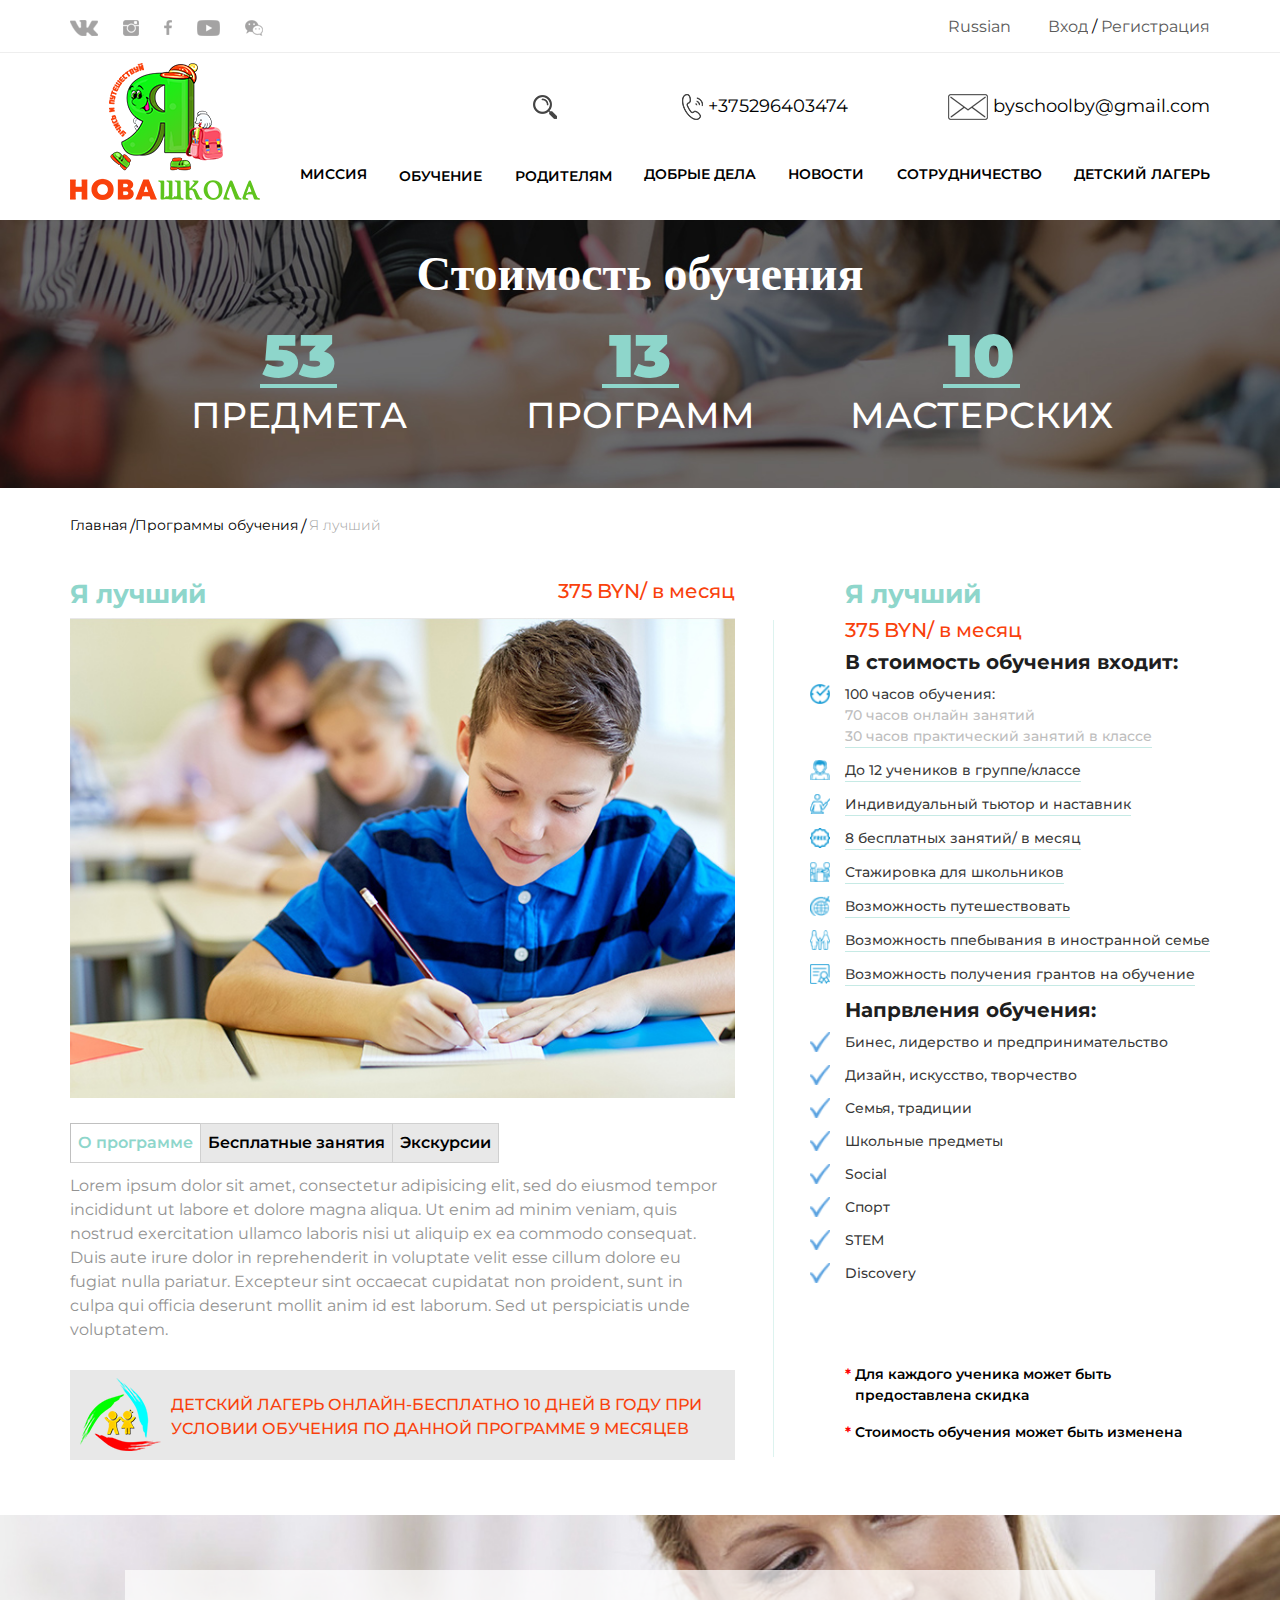
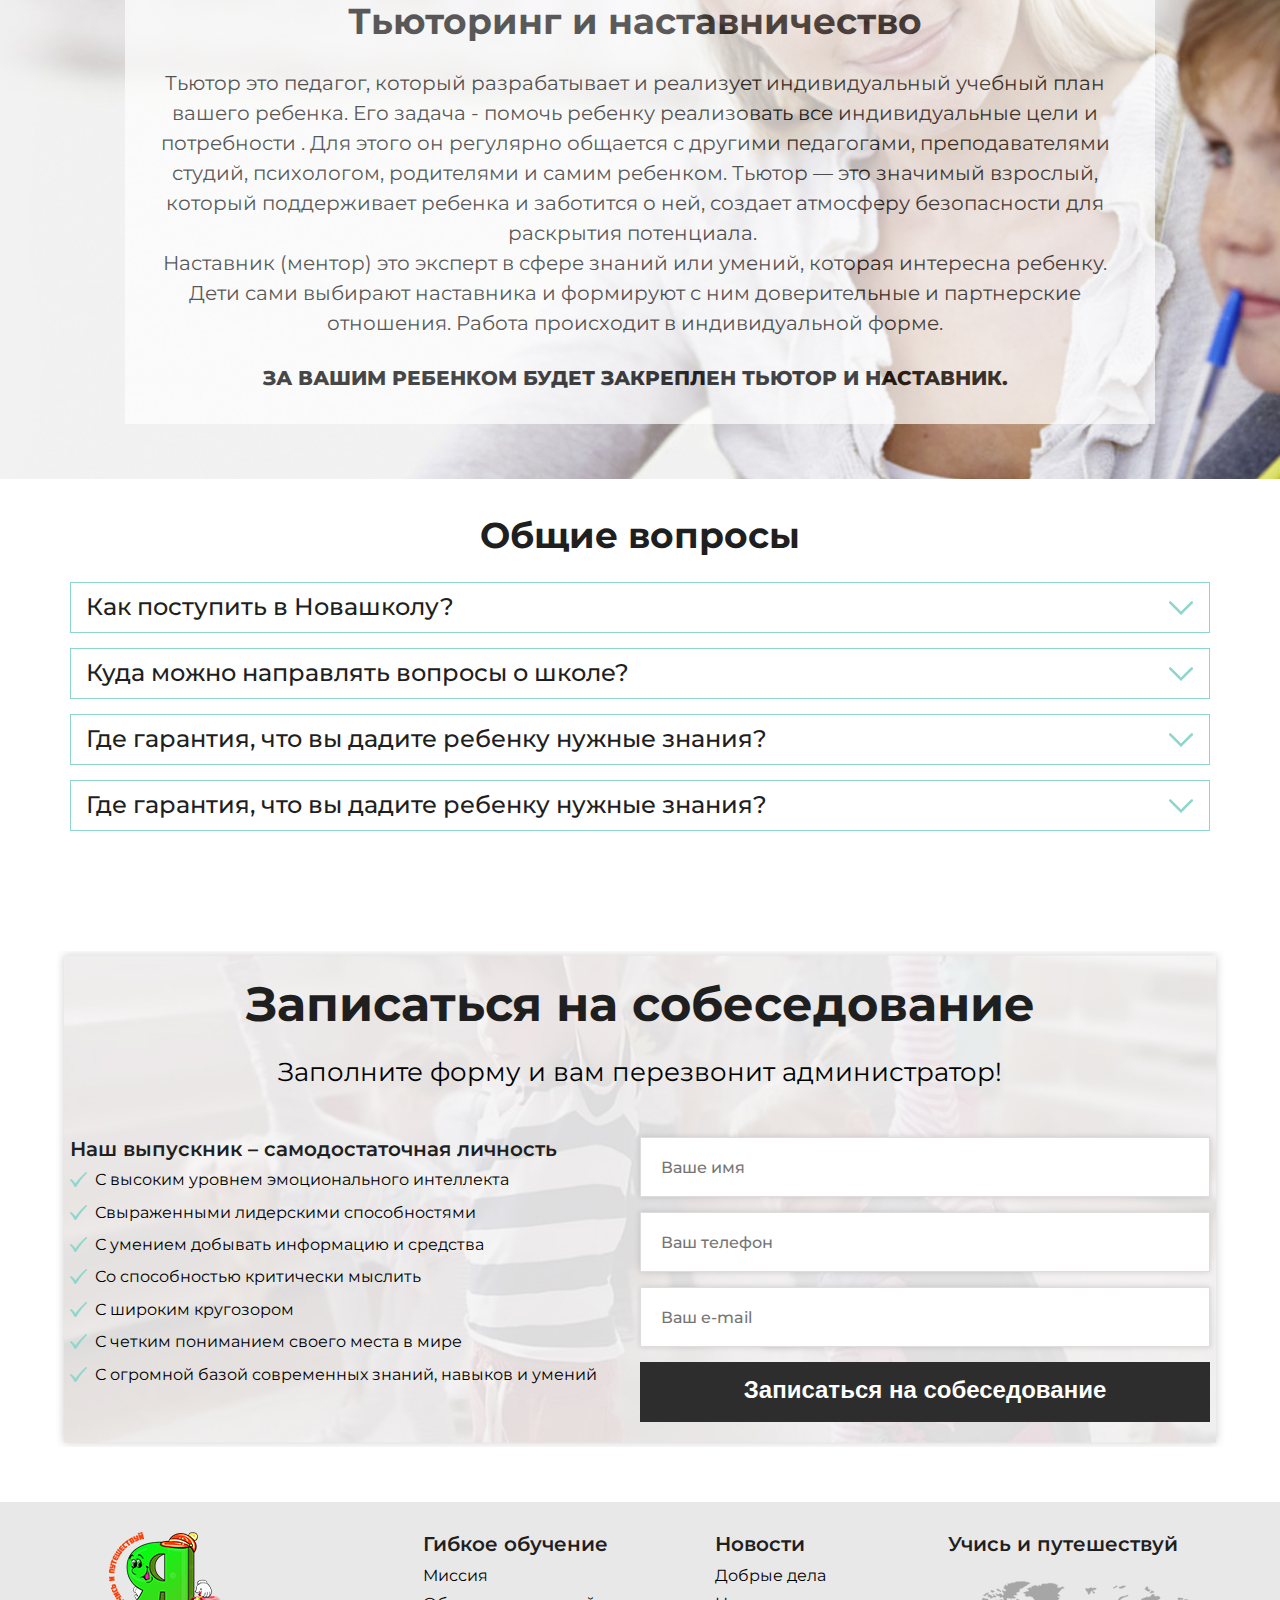
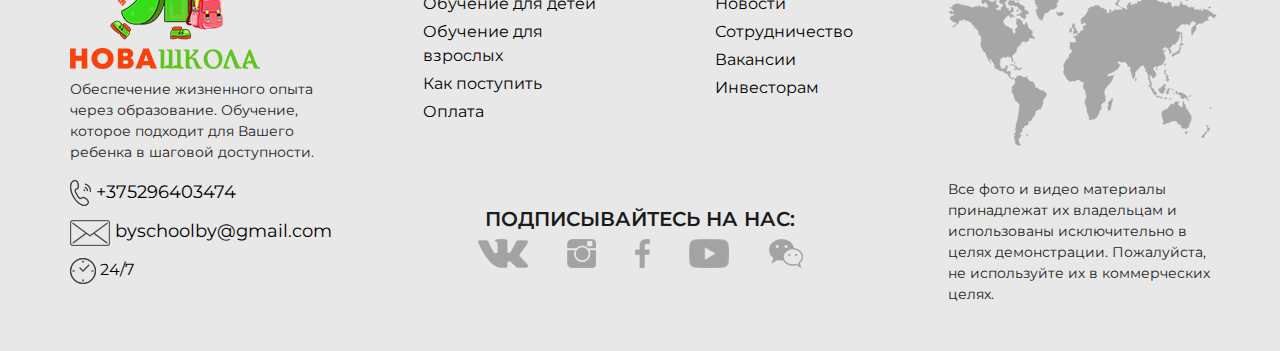
<file: cost_of_education.html>
<!DOCTYPE html>
<html lang="ru">
<head>
	<meta charset="UTF-8">
	<meta http-equiv=»X-UA-Compatible» content=»IE=EmulateIE6″>
	<meta name="viewport" content="width=device-width, initial-scale=1">
	<title>Интерактивный лагерь</title>

 <script src="http://html5shiv.googlecode.com/svn/trunk/html5.js"></script> 

	<link rel="stylesheet" href="css/normalize.css">
	<link href="https://fonts.googleapis.com/css2?family=Libre+Baskerville:wght@700&family=Montserrat:ital,wght@0,100;0,200;0,300;0,400;0,500;0,600;0,700;0,800;0,900;1,100;1,200;1,300;1,400;1,500;1,600;1,700;1,800;1,900&display=swap" rel="stylesheet">
	<link rel="stylesheet" href="https://use.fontawesome.com/releases/v5.0.9/css/all.css" integrity="sha384-5SOiIsAziJl6AWe0HWRKTXlfcSHKmYV4RBF18PPJ173Kzn7jzMyFuTtk8JA7QQG1" crossorigin="anonymous">
	<link rel="stylesheet" type="text/css" href="css/slick.css"/>
	<link rel="stylesheet" type="text/css" href="css/slick-theme.css"/>
	<link rel="stylesheet" href="css/bootstrap-reboot.min.css">
	<link rel="stylesheet" href="css/bootstrap.min.css">
	<link rel="stylesheet"href="https://cdnjs.cloudflare.com/ajax/libs/animate.css/4.0.0/animate.min.css"/>
	<link rel="stylesheet" href="css/jquery.arcticmodal-0.3.css">
	<link rel="stylesheet" href="css/main.css">
</head>
<body>


<!-- Menu Collapse -->
	<div class="menu__collapps">
		<nav class="menu menu1 d-none menu-collapse">
			<div class="x menu-open">
				<a href="index.html" class="logo">
							<img src="img/logo_green.png" alt="logo">
						</a>
				<img class="clouse" src="img/x.png" alt="">
			</div>
			<ul class="menu__item">
				<li>
					<a href="index.html" class="menu__link">
						Главная
					</a>
				</li>
				<li>
					<a href="mission.html" class="menu__link">
						Миссия 
					</a>
				</li>
				<li class="dropdown">
					<a href="#" class="menu__link dropbtn">
						Обучение 
						<i class="fas fa-chevron-down"></i>
						<i class="fas fa-chevron-right"></i>
					</a>
					<ul class="dropdown-content">
					  	<li>
					  		<a href="programm.html">
					  			Программа обучения
					  		</a>
					  	</li>
					  	<li>
					  		<a href="cost.html">
					  			Стоимость обучения
					  		</a>
					  	</li>
					  	<li>
					  		<a href="#">
					  		 	Наша команда
					  		</a>
					  	</li>  
					</ul>
				</li>
				<li class="dropdown">
					<a href="#" class="menu__link dropbtn">
						Родителям
						<i class="fas fa-chevron-down"></i>
						<i class="fas fa-chevron-right"></i>
					</a>
					<ul class="dropdown-content">
					  	<li>
					  		<a href="conditions.html">
					  			Условия приёма
					  		</a>
					  	</li>
					</ul>
				</li>
				<li>
					<a href="good.html" class="menu__link">
						Добрые дела 
					</a>
				</li>
				<li>
					<a href="news.html" class="menu__link">
						Новости
					</a>
				</li>
				<li>
					<a href="cooperation.html" class="menu__link">
						Сотрудничество 
					</a>
				</li>
				<li>
					<a href="camp.html" class="menu__link">
						Детский лагерь
					</a>
				</li>
				<li>
					<a href="vacancy.html" class="menu__link">
						Вакансии
					</a>
				</li>
				<li>
					<a href="https://school-i.by/to-investors.pdf" class="menu__link">
						Инвесторам
					</a>
				</li>
			</ul>
			<div class="contacs1">
				<div class="contacs__call">
					<a href="tel:+375296403474" class="call">
						<img src="img/phone_whrite.png" alt="call">
						+375296403474
					</a>
				</div>
				<div class="contacs__email">
					<a href="mailto:bybyschoolby@gmail.com" class="call">
						<img src="img/email_whrite.png" alt="call">
						byschoolby@gmail.com
					</a>
				</div>
			</div>
		</nav>
	</div>
<!-- End Menu Collapse -->


<!---Header--->
	<header id="header" class="header">
		<div class="container-fluid">
			<div class="container">
				<div class="row">
					<div class="col-9 col-sm-5 col-md-4 col-lg-3">
						<div class="social-links">
							<ul class="links">
								<li class="links__item">
									<a href="#" class="links__icon">
										<img src="img/vk.png" alt="">
									</a>
								</li>
								<li class="links__item">
									<a href="#" class="links__icon">
										<img src="img/instagramm.png" alt="">
									</a>
								</li>
								<li class="links__item">
									<a href="#" class="links__icon">
										<img src="img/fasebook.png" alt="">
									</a>
								</li>
								<li class="links__item">
									<a href="#" class="links__icon">
										<img src="img/youtube.png" alt="">
									</a>
								</li>
								<li class="links__item">
									<a href="#" class="links__icon">
										<img src="img/chat.png" alt="">
									</a>
								</li>
							</ul>
						</div>
					</div>
					<div class="col-3 col-sm-2 col-md-4 d-lg-none">
                        <button class="menu-open">
                            <i class="fa fa-bars"></i>
                        </button>
                    </div>
					<div class="col-sm-5 col-md-4 col-lg-3 ml-auto">
						<div class="cabinet">
							<div class="cabinet__lang">
								<span>
									Russian
								</span>
								<a href="#">
									<i class="fas fa-chevron-down"></i>
								</a>
							</div>
							<div class="d-sm-none contacs__search-mob">
								<a href="#" class="call">
									<img src="img/search.png" alt="search">
								</a>
							</div>
							<div class="cabinet__input">
								<a href="#" class="input">Вход</a>
								<span>/</span>
								<a href="#" class="reg">Регистрация</a>
							</div>
						</div>
					</div>
				</div>	
			</div>
		</div>
		<div class="container">
			<div class="row">
				<div class="col-xl-2 col-lg-12">
					<a href="index.html" class="logo">
						<img src="img/logo_green.png" alt="logo">
					</a>
				</div>
				<div class="col-lg-12 col-xl-10">
					<div class="navigation">
						<div class="contacs">
							<div class="contacs__search">
								<a href="#" class="call">
									<img src="img/search.png" alt="search">
								</a>
							</div>
							<div class="contacs__call">
								<a href="tel:+375296403474" class="call">
									<img src="img/call.png" alt="call">
									+375296403474
								</a>
							</div>
							<div class="contacs__email">
								<a href="mailto:bybyschoolby@gmail.com" class="call">
									<img src="img/message.png" alt="call">
									byschoolby@gmail.com
								</a>
							</div>
						</div>
						<nav class="menu d-none d-lg-block">
							<ul class="menu__item">
								<li>
									<a href="mission.html" class="menu__link">
										Миссия 
									</a>
								</li>
								<li class="dropdown">
									<a href="#" class="menu__link dropbtn">
										Обучение 
										<i class="fas fa-chevron-down"></i>
									</a>
									<ul class="dropdown-content">
									  	<li>
									  		<a href="programm.html">
									  			Программа обучения
									  		</a>
									  	</li>
									  	<li>
									  		<a href="cost.html">
									  			Стоимость обучения
									  		</a>
									  	</li>
									  	<li>
									  		<a href="#">
									  		 	Наша команда
									  		</a>
									  	</li>  
									</ul>
								</li>
								<li class="dropdown">
									<a href="#" class="menu__link dropbtn">
										Родителям
										<i class="fas fa-chevron-down"></i>
									</a>
									<ul class="dropdown-content">
									  	<li>
									  		<a href="conditions.html">
									  			Условия приёма
									  		</a>
									  	</li>
									</ul>
								</li>
								<li>
									<a href="good.html" class="menu__link">
										Добрые дела 
									</a>
								</li>
								<li>
									<a href="news.html" class="menu__link">
										Новости
									</a>
								</li>
								<li>
									<a href="cooperation.html" class="menu__link">
										Сотрудничество 
									</a>
								</li>
								<li>
									<a href="camp.html" class="menu__link">
										Детский лагерь
									</a>
								</li>
							</ul>
						</nav>
					</div>
				</div>
			</div>
		</div>
	</header>
<!---End Header--->



<!---international-school--->
<section id="international" class="international international-education">
	<div class="container">
		<div class="row">
			<div class="col-lg-12">
				<h2>
					Стоимость обучения
				</h2>
			</div>
			<div class="col-lg-3 offset-lg-1">
				<div class="quantity">
					<span class="quantity__numeral">
						53
					</span>
					<p class="quantity__text">
						Предмета
					</p>
				</div>
			</div>
			<div class="col-lg-4">
				<div class="quantity">
					<span class="quantity__numeral">
						13
					</span>
					<p class="quantity__text">
						Программ
					</p>
				</div>
			</div>
			<div class="col-lg-3">
				<div class="quantity">
					<span class="quantity__numeral">
						10
					</span>
					<p class="quantity__text">
						Мастерских
					</p>
				</div>
			</div>
		</div>
	</div>
</section>
<!---End international-school--->


<!---free-classes--->
<section id="free-classes" class="free-classes">
	<div class="container">
		<div class="row no-gutters">
			<div class="col-12">
				<div class="navi__breach">
					<span class="home d-flex">
						<a href="#">
							Главная
						</a>
						/
						<a href="#">
							Программы обучения
						</a>					
					</span>
					/
					<span class="mission">
						Я лучший
					</span>
				</div>
			</div>
			<div class="col-md-12 col-lg-6 col-xl-7">
				<div class="titles">
					<h4 class="titles__1">
						Я лучший
					</h4>
					<h4 class="titles__2">
						375 BYN/ в месяц
					</h4>
				</div>
				<img class="free-classes__img" src="img/cost_of_img1.jpg" alt="">
				<div class="cost-tabs">
				    <input type="radio" name="inset" value="" id="cost-tab_1" checked>
				    <label for="cost-tab_1">
				    	О программе
					</label>
				    <input type="radio" name="inset" value="" id="cost-tab_2">
				    <label for="cost-tab_2">
				    	Бесплатные занятия
					</label>
				    <input type="radio" name="inset" value="" id="cost-tab_3">
				    <label for="cost-tab_3">
				    	Экскурсии
					</label>
				    <div id="txt_1">
				        <p>
				        Lorem ipsum dolor sit amet, consectetur adipisicing elit, sed do eiusmod tempor incididunt ut labore et dolore magna aliqua. Ut enim ad minim veniam, quis nostrud exercitation ullamco laboris nisi ut aliquip ex ea commodo consequat. Duis aute irure dolor in reprehenderit in voluptate velit esse cillum dolore eu fugiat nulla pariatur. Excepteur sint occaecat cupidatat non proident, sunt in culpa qui officia deserunt mollit anim id est laborum. Sed ut perspiciatis unde voluptatem.
				        </p>
				    </div>
				    <div id="txt_2">
				        <p>
				        	Lorem ipsum dolor sit amet, consectetur adipisicing elit, sed do eiusmod tempor incididunt ut labore et dolore magna aliqua. Ut enim ad minim veniam, quis nostrud exercitation ullamco laboris nisi ut aliquip ex ea commodo consequat. Duis aute irure dolor in reprehenderit in voluptate velit esse cillum dolore eu fugiat nulla pariatur. Excepteur sint occaecat cupidatat non proident, sunt in culpa qui officia deserunt mollit anim id est laborum. Sed ut perspiciatis unde voluptatem.
				    	</p>
				    </div>
				    <div id="txt_3">
				        <p>
				        Lorem ipsum dolor sit amet, consectetur adipisicing elit, sed do eiusmod tempor incididunt ut labore et dolore magna aliqua. Ut enim ad minim veniam, quis nostrud exercitation ullamco laboris nisi ut aliquip ex ea commodo consequat. Duis aute irure dolor in reprehenderit in voluptate velit esse cillum dolore eu fugiat nulla pariatur. Excepteur sint occaecat cupidatat non proident, sunt in culpa qui officia deserunt mollit anim id est laborum. Sed ut perspiciatis unde voluptatem.
				    	</p>
				    </div>
				</div>
				<div class="kids-camp">
					<div class="logo2">
						<img src="img/logo2.png" alt="">
					</div>
					<p>
						Детский лагерь онлайн-бесплатно 10 дней в году при условии обучения по данной программе 9 месяцев 
					</p>
				</div>
			</div>
			<div class="col-md-6 col-xl-5 col-lg-6">
				<div class="titles titles2">
					<h4 class="titles__1">
						Я лучший
					</h4>
					<h4 class="titles__2">
						375 BYN/ в месяц
					</h4>
				</div>
				
				<div class="cost-of__direct">
					<div class="line line2"></div>
					<h6 class="direct__title direct__title2">
						В стоимость обучения входит:
					</h6>
					<ul class="direct__list cost-of">
						<li class="direct__item">
							<img src="img/cost_of_icon1.png" alt="">
							<div class="direct__txt">
								100 часов обучения: 
								<p>
									70 часов онлайн занятий 
								</p>
								<p>
									30 часов практический занятий в классе
								</p>
							</div>
						</li>
						<li class="direct__item">
							<img src="img/cost_of_icon2.png" alt="">
							<div class="direct__txt">
								До 12 учеников в группе/классе
							</div>
						</li>
						<li class="direct__item">
							<img src="img/cost_of_icon3.png" alt="">
							<div class="direct__txt">
								Индивидуальный тьютор и наставник
							</div>
						</li>
						<li class="direct__item">
							<img src="img/cost_of_icon4.png" alt="">
							<div class="direct__txt">
								8 бесплатных занятий/ в месяц
							</div>
						</li>
						<li class="direct__item">
							<img src="img/cost_of_icon5.png" alt="">
							<div class="direct__txt">
								Стажировка для школьников
							</div>
						</li>
						<li class="direct__item">
							<img src="img/cost_of_icon6.png" alt="">
							<div class="direct__txt">
								Возможность путешествовать
							</div>
						</li>
						<li class="direct__item">
							<img src="img/cost_of_icon7.png" alt="">
							<div class="direct__txt">
								Возможность ппебывания в иностранной семье
							</div>
						</li>
						<li class="direct__item">
							<img src="img/cost_of_icon8.png" alt="">
							<div class="direct__txt">
								Возможность получения грантов на обучение
							</div>
						</li>
					</ul>
					<h6 class="direct__title direct__title2">
						Напрвления обучения:
					</h6>
					<ul class="direct__list direct__list2 cost-of">
						<li class="direct__item">
							<img src="img/checkmark2.png" alt="">
							<div class="direct__txt">
								Бинес, лидерство и предпринимательство
							</div>
						</li>
						<li class="direct__item">
							<img src="img/checkmark2.png" alt="">
							<div class="direct__txt">
								Дизайн, искусство, творчество
							</div>
						</li>
						<li class="direct__item">
							<img src="img/checkmark2.png" alt="">
							<div class="direct__txt">
								Семья, традиции
							</div>
						</li>
						<li class="direct__item">
							<img src="img/checkmark2.png" alt="">
							<div class="direct__txt">
								Школьные предметы
							</div>
						</li>
						<li class="direct__item">
							<img src="img/checkmark2.png" alt="">
							<div class="direct__txt">
								Social
							</div>
						</li>
						<li class="direct__item">
							<img src="img/checkmark2.png" alt="">
							<div class="direct__txt">
								Спорт
							</div>
						</li>
						<li class="direct__item">
							<img src="img/checkmark2.png" alt="">
							<div class="direct__txt">
								STEM
							</div>
						</li>
						<li class="direct__item">
							<img src="img/checkmark2.png" alt="">
							<div class="direct__txt">
								Discovery
							</div>
						</li>
					</ul>
				</div>
				<div class="txt-bottom">
					<p>
						<span>*</span>
						 Для каждого ученика может быть предоставлена скидка
					</p>
					<p>
						<span>*</span>
						Стоимость обучения может быть изменена 
					</p>
				</div>
			</div>
		</div>
	</div>
</section>
<!---End free-classes--->


<!---tutoring--->
<section id="development" class="development tutor">
	<div class="container">
		<div class="row">
			<div class="col-lg-12">
				<div class="develop">
					<h3 class="develop__title">
						Тьюторинг и наставничество
					</h3>
					<p class="develop__text">
						Тьютор это педагог, который разрабатывает и реализует индивидуальный учебный план вашего ребенка. Его задача - помочь ребенку реализовать все индивидуальные цели и потребности . Для этого он регулярно общается с другими педагогами, преподавателями студий, психологом, родителями и самим ребенком. Тьютор — это значимый взрослый, который поддерживает ребенка и заботится о ней, создает атмосферу безопасности для раскрытия потенциала. 
					</p>
					<p class="develop__text">
						Наставник (ментор) это эксперт в сфере знаний или умений, которая интересна ребенку. Дети сами выбирают наставника и формируют с ним доверительные и партнерские отношения. Работа происходит в индивидуальной форме.
					</p>
					<p class="develop__text2">
						ЗА ВАШИМ РЕБЕНКОМ БУДЕТ ЗАКРЕПЛЕН ТЬЮТОР И НАСТАВНИК.
					</p>
				</div>
			</div>
		</div>
	</div>
</section>
<!---End tutoring--->


<!---question--->
<section id="question" class="question">
	<div class="container">
		<div class="row">
			<div class="col-12">
				<h3>
					Общие вопросы
				</h3>
			</div>
			<div class="col-12">
				<div class="accordion"> 
   					<div class="tab">
    					<input type="checkbox" id="tab1" name="tab-group">
    					<label for="tab1" class="tab-title">
    						<h4>
    							Как поступить в Новашколу?
    						</h4>
    					</label>
    					<div class="tab-content"> 
     						<p>
     							Вопрос мотивации – центральный для нас. Мотивация обеспечивается совместной работой семьи, учителей, тьюторов и консультантов (психологов, медиков). Ключевые факторы: участие самого ребенка в выборе того, что и как он изучает и совместная работа детей в группах над заданиями и проектами.
     						</p>
    					</div> 
   					</div> 
   					<div class="tab">
    					<input type="checkbox" id="tab2" name="tab-group">
    					<label for="tab2" class="tab-title">
    						<h4>
    							Куда можно направлять вопросы о школе?
    						</h4>
    					</label> 
    					<div class="tab-content"> 
     						<p>
     							Вопрос мотивации – центральный для нас. Мотивация обеспечивается совместной работой семьи, учителей, тьюторов и консультантов (психологов, медиков). Ключевые факторы: участие самого ребенка в выборе того, что и как он изучает и совместная работа детей в группах над заданиями и проектами.
     						</p>
    					</div> 
   					</div> 
   					<div class="tab">
    					<input type="checkbox" id="tab3" name="tab-group">
    					<label for="tab3" class="tab-title">
    						<h4>
    							Где гарантия, что вы дадите ребенку нужные знания?
    						</h4>
    					</label>
    					<div class="tab-content">
    						<p>
     							Вопрос мотивации – центральный для нас. Мотивация обеспечивается совместной работой семьи, учителей, тьюторов и консультантов (психологов, медиков). Ключевые факторы: участие самого ребенка в выборе того, что и как он изучает и совместная работа детей в группах над заданиями и проектами.
     						</p>
    					</div>
   					</div>
   					<div class="tab">
    					<input type="checkbox" id="tab4" name="tab-group">
    					<label for="tab4" class="tab-title">
    						<h4>
    							Где гарантия, что вы дадите ребенку нужные знания?
    						</h4>
    					</label>
    					<div class="tab-content">
    						<p>
     							Вопрос мотивации – центральный для нас. Мотивация обеспечивается совместной работой семьи, учителей, тьюторов и консультантов (психологов, медиков). Ключевые факторы: участие самого ребенка в выборе того, что и как он изучает и совместная работа детей в группах над заданиями и проектами.
     						</p>
    					</div>
   					</div>
  				</div>
			</div>
		</div>
	</div>
</section>
<!---End question--->


<!---Try-it--->
<section id="try-it" class="try-it prog-try-it">
	<div class="container container-bottom">
		<div class="row no-gutters">
			<div class="col-12">
				<h2>
					Записаться на собеседование
				</h2>
				<p>
					Заполните форму и вам перезвонит администратор!
				</p>
			</div>
			<div class="col-lg-6">
				<div class="ex">
					<h6>
						Наш выпускник – самодостаточная личность
					</h6>
					<ul class="ex__list">
						<li class="ex__item">
							<img src="img/blue_checkmark.png" alt="">
							<div>
								  С высоким уровнем эмоционального интеллекта
							</div>
						</li>
						<li class="ex__item">
							<img src="img/blue_checkmark.png" alt="">
							<div>
								Свыраженными лидерскими способностями
							</div>
						</li>
						<li class="ex__item">
							<img src="img/blue_checkmark.png" alt="">
							<div>
								С умением добывать информацию и средства
							</div>
						</li>
						<li class="ex__item">
							<img src="img/blue_checkmark.png" alt="">
							<div>
								Со способностью критически мыслить
							</div>
						</li>
						<li class="ex__item">
							<img src="img/blue_checkmark.png" alt="">
							<div>
								С широким кругозором
							</div>
						</li>
						<li class="ex__item">
							<img src="img/blue_checkmark.png" alt="">
							<div>
								С четким пониманием своего места в мире
							</div>
						</li>
						<li class="ex__item">
							<img src="img/blue_checkmark.png" alt="">
							<div>
								С огромной базой современных знаний, навыков и умений
							</div>
						</li>
					</ul>
				</div>
			</div>
			<div class="col-lg-6">
				<div class="form">
					<input type="name" class="name" name="name" placeholder="Ваше имя">
					<input type="tel" class="phone phone2" name="phone phone_ed" placeholder="Ваш телефон">
					<input type="email" class="email" name="email" placeholder="Ваш e-mail">
					<a href="#" class="form__button">
						Записаться на собеседование
					</a>
				</div>
			</div>
		</div>
	</div>
</section>
<!---End Try-it--->


<!---Footer--->
<footer id="footer" class="footer">
	<div class="container">
		<div class="row">
			<div class="col-lg-3">
				<div class="footer__logo">
					<a href="#" class="logo">
						<img src="img/logo_green.png" alt="logo">
					</a>
					<p class="logo-footer__text">
						Обеспечение жизненного опыта через образование. Обучение, которое подходит для Вашего ребенка в шаговой доступности.
					</p>
				</div>
			</div>
			<div class="col-md-6 col-lg-3 d-none d-lg-block">
				<div class="footer-menu">
					<nav class="menu-left">
						<h6>
							Гибкое обучение
						</h6>
						<ul class="menu-left__item">
							<li>
								<a href="mission.html">
									Миссия
								</a>
							</li>	
							<li>
								<a href="cost.html">
									Обучение для детей
								</a>
							</li>
							<li>
								<a href="cost.html">
									Обучение для взрослых
								</a>
							</li>
							<li>
								<a href="conditions.html">
									Как поступить
								</a>
							</li>
							<li>
								<a href="#">
									Оплата
								</a>
							</li>
						</ul>
					</nav>
				</div>
			</div>
			<div class="col-md-6 col-lg-3 d-none d-lg-block">
				<div class="footer-menu">
					<nav class="menu-right">
						<h6>
							Новости
						</h6>
						<ul class="menu-left__item">
							<li>
								<a href="good.html">
									Добрые дела
								</a>
							</li>	
							<li>
								<a href="news.html">
									Новости
								</a>
							</li>
							<li>
								<a href="cooperation.html">
									Сотрудничество
								</a>
							</li>
							<li>
								<a href="vacancy.html">
									Вакансии
								</a>
							</li>
							<li>
								<a href="https://school-i.by/to-investors.pdf">
									Инвесторам
								</a>
							</li>
						</ul>
					</nav>
				</div>
			</div>
			<div class="d-none d-md-block col-md-12 col-lg-3">
				<div class="map">
					<h6>
						Учись и путешествуй
					</h6>
					<img src="img/map.png" alt="">
				</div>
			</div>
		</div>
		<div class="row">
			<div class="col-md-6 offset-md-4 offset-lg-0 col-lg-3">
				<div class="footer__contacs">
					<div class="contacs__call contacs__call-footer">
						<a href="tel:+375296403474" class="call">
							<img src="img/call.png" alt="call">
							+375296403474
						</a>
					</div>
					<div class="contacs__email contacs__email-footer">
						<a href="mailto:yourmail@mysite.com" class="call">
							<img src="img/message.png" alt="call">
							byschoolby@gmail.com
						</a>
					</div>
					<div class="contacs__clock">
						<img src="img/clock_footer.png" alt="">
						24/7
					</div>
				</div>
				<div class="footer__contacs1">
					<div class="contacs__call contacs__call-footer">
						<a href="#" class="call">
							<img src="img/call.png" alt="call">
							+375296403474
						</a>
						<div class="contacs__clock">
							<img src="img/clock_footer.png" alt="">
							24/7
						</div>
					</div>
					<div class="contacs__email contacs__email-footer">
						<a href="mailto:yourmail@mysite.com" class="call">
							<img src="img/message.png" alt="call">
							byschoolby@gmail.com
						</a>
					</div>
				</div>
			</div>
			<div class="d-md-none col-md-12 col-lg-3">
				<div class="map">
					<h6>
						Учись и путешествуй
					</h6>
					<img src="img/map.png" alt="">
				</div>
			</div>
			<div class="col-lg-6">
				<h6 class="icon-title">
					Подписывайтесь на нас:
				</h6>
				<ul class="links links-footer">
					<li class="links__item">
						<a href="#" class="links__icon">
							<img src="img/f-vk.png" alt="">
						</a>
					</li>
					<li class="links__item">
						<a href="#" class="links__icon">
							<img src="img/f-inst.png" alt="">
						</a>
					</li>
					<li class="links__item">
						<a href="#" class="links__icon">
							<img src="img/f-fac.png" alt="">
						</a>
					</li>
					<li class="links__item">
						<a href="#" class="links__icon">
							<img src="img/f-you.png" alt="">
						</a>
					</li>
					<li class="links__item">
						<a href="#" class="links__icon">
							<img src="img/f-chat.png" alt="">
						</a>
					</li>
				</ul>
			</div>
			<div class="col-lg-3">
				<p class="logo-footer__text logo-footer__text2">
					Все фото и видео материалы принадлежат их владельцам и использованы исключительно в целях демонстрации. Пожалуйста, не используйте их в коммерческих целях.
				</p>
			</div>
		</div>
	</div>
</footer>
<!---End Footer--->


<!---Box-modal--->
	<div style="display: none;">
	    <div class="box-modal box-modal1" id="exampleModal-input">
	    	<div class="menu-clouse">
	    		<div class="box-modal_close arcticmodal-close"><img class="cl" src="img/x.png" alt=""></div>
			</div>
	    	<a href="index.html" class="logo">
				<img src="img/logo_green.png" alt="logo">
			</a>
			<div class="buttons">
				<a href="#" class="button__student tablink active tablink-1" onclick="openCity(event, '100')">
					Для учениа
				</a>
				<a href="#" class="button__teacher tablink tablink-2" onclick="openCity(event, '200')">
					Для учителя
				</a>
			</div>
			<div id="100" class="m-form tabcontent" style="display: block">
				<input type="email" class="mail" name="mail" placeholder="Ваш e-mail">
				<input type="password" class="pass" name="pass" placeholder="Ваш пароль">
				<a href="#" class="form__button">
					Войти
				</a>
			</div>
			<div id="200" class="m-form tabcontent">
				<input type="email" class="mail" name="mail" placeholder="Ваш e-mail">
				<input type="password" class="pass" name="pass" placeholder="Ваш пароль">
				<a href="#" class="form__button">
					Войти
				</a>
			</div>
			<div class="pass-reg pass-reg1">
				<a href="#" class="password">
					Забыли пароль?
				</a>
				<a href="#" class="regist">
					зарегестрироваться
				</a>
			</div>
	    </div>
	</div>

	<div style="display: none;">
	    <div class="box-modal" id="exampleModal-reg">
	    	<div class="menu-clouse">
	    		<div class="box-modal_close arcticmodal-close"><img class="cl" src="img/x.png" alt=""></div>
			</div>
	    	<a href="index.html" class="logo">
				<img src="img/logo_green.png" alt="logo">
			</a>
			<div class="buttons">
				<a href="#" class="button__student tablink active tablink-1" onclick="openCity(event, '101')">
					Для ученика
				</a>
				<a href="#" class="button__teacher tablink tablink-2" onclick="openCity(event, '202')">
					Для учителя
				</a>
			</div>
			<div id="101" class="m-form tabcontent" style="display: block;">
				<input type="email" class="mail" name="mail" placeholder="Ваш e-mail">
				<input type="password" class="pass" name="pass" placeholder="Ваш пароль">
				<input type="tel" class="phone tel" name="phone" placeholder="Ваш телефон">
				<a href="#" class="form__button">
					Зарегестрироваться
				</a>
			</div>
			<div id="202" class="m-form tabcontent">
				<input type="email" class="mail" name="mail" placeholder="Ваш e-mail">
				<input type="password" class="pass" name="pass" placeholder="Ваш пароль">
				<input type="tel" class="phone tel" name="phone" placeholder="Ваш телефон">
				<a href="#" class="form__button">
					Зарегестрироваться
				</a>
			</div>
			<div class="pass-reg">
				<a href="#" class="password">
					Забыли пароль?
				</a>
			</div>
	    </div>
	</div>
<!---End Box-modal--->




	<script src="js/jquery-3.3.1.min.js"></script>
	<script src="js/jquery.arcticmodal-0.3.min.js"></script>
	<script src="js/arctikmodal.js"></script>
	<script src="js/slick.min.js"></script>
	<script src="js/tabs.js"></script>
	<script src="js/tabs2.js"></script>
	<script src="js/slick2.js"></script>
	<script src="js/main.js"></script>
</body>
</html>
</file>
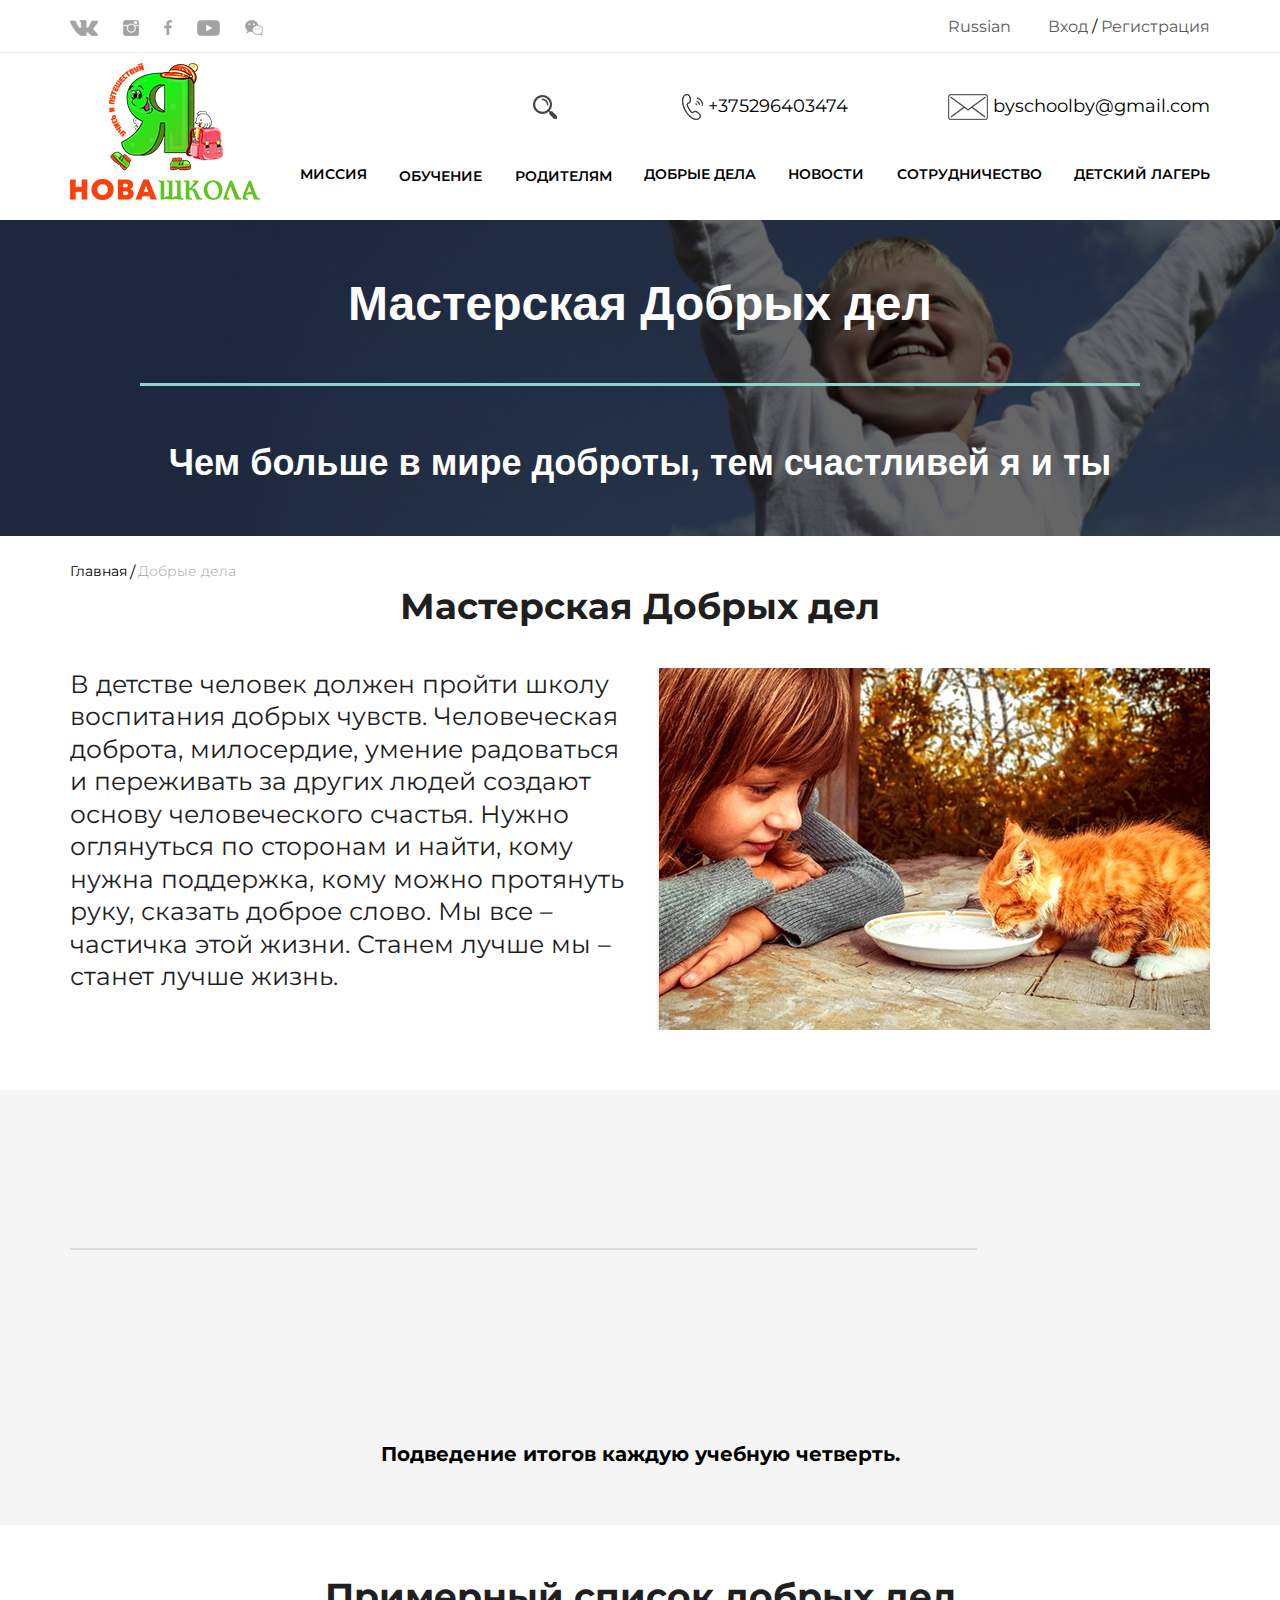
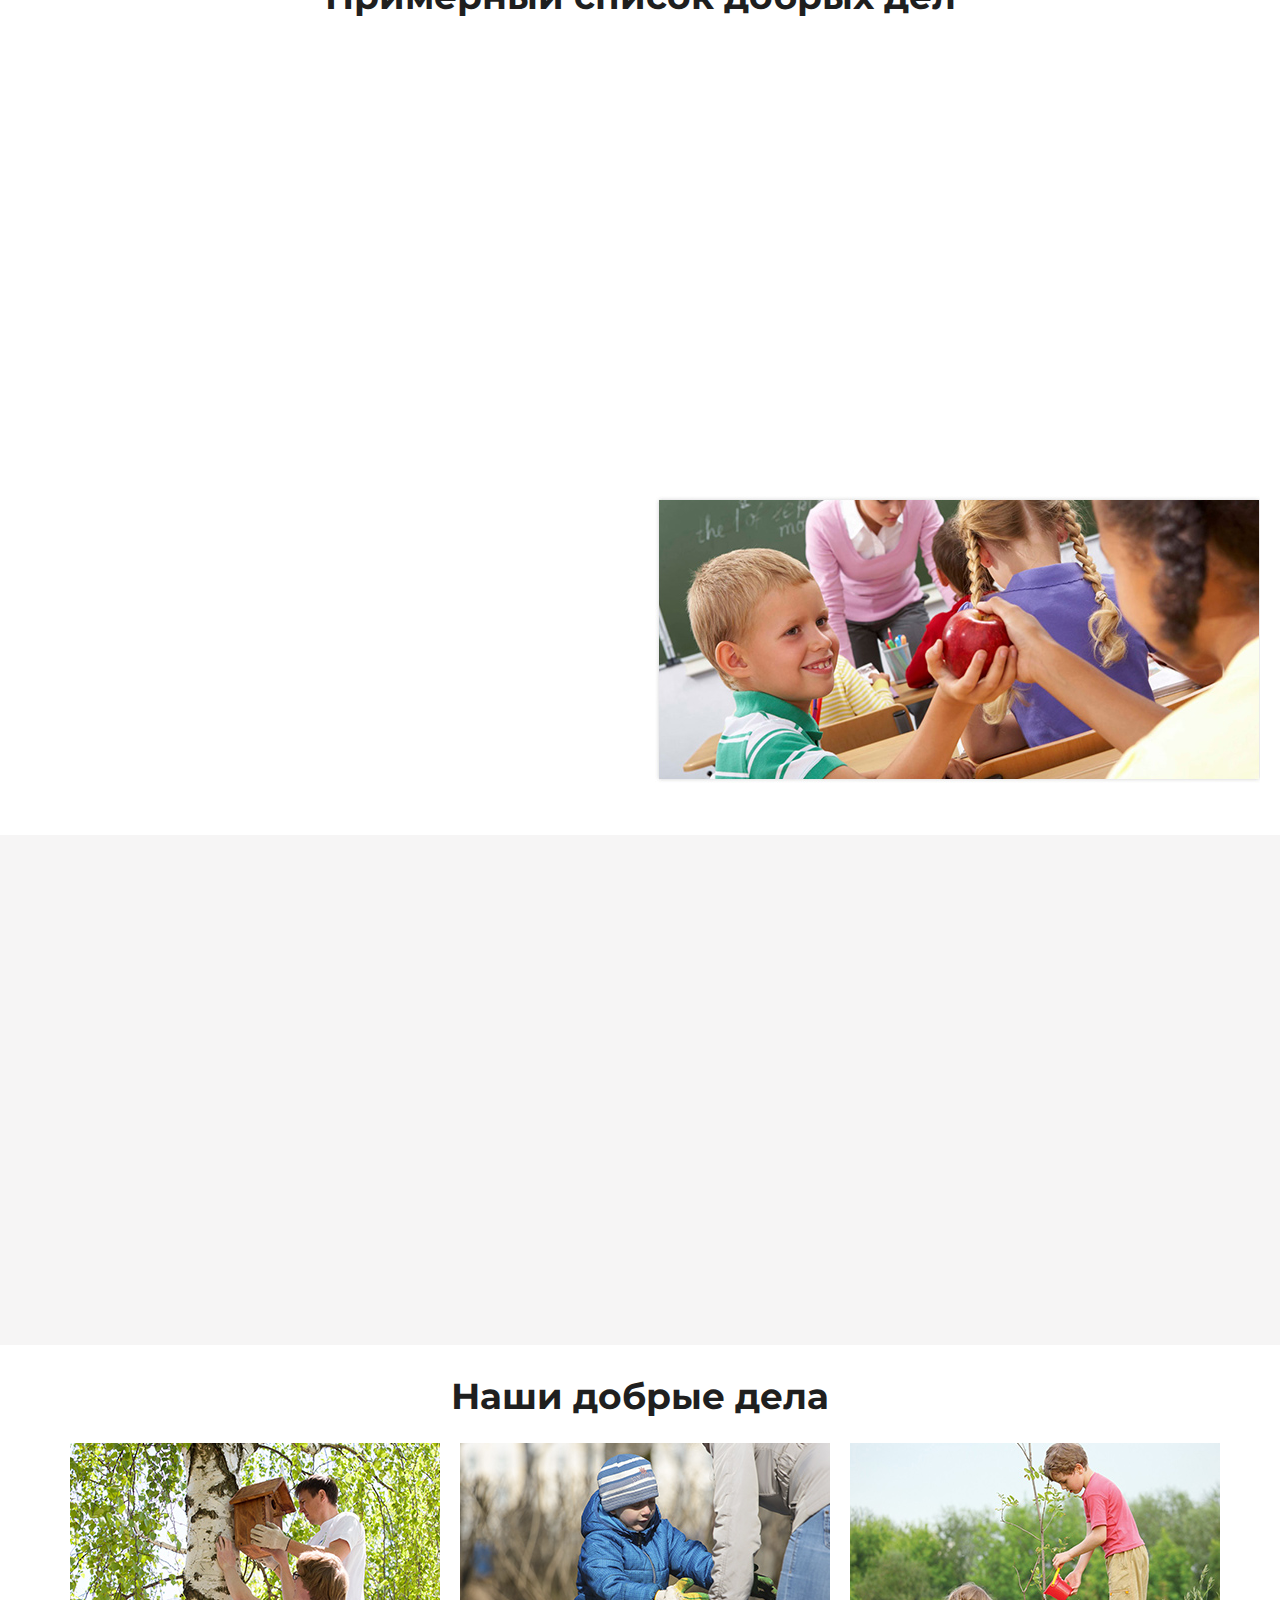
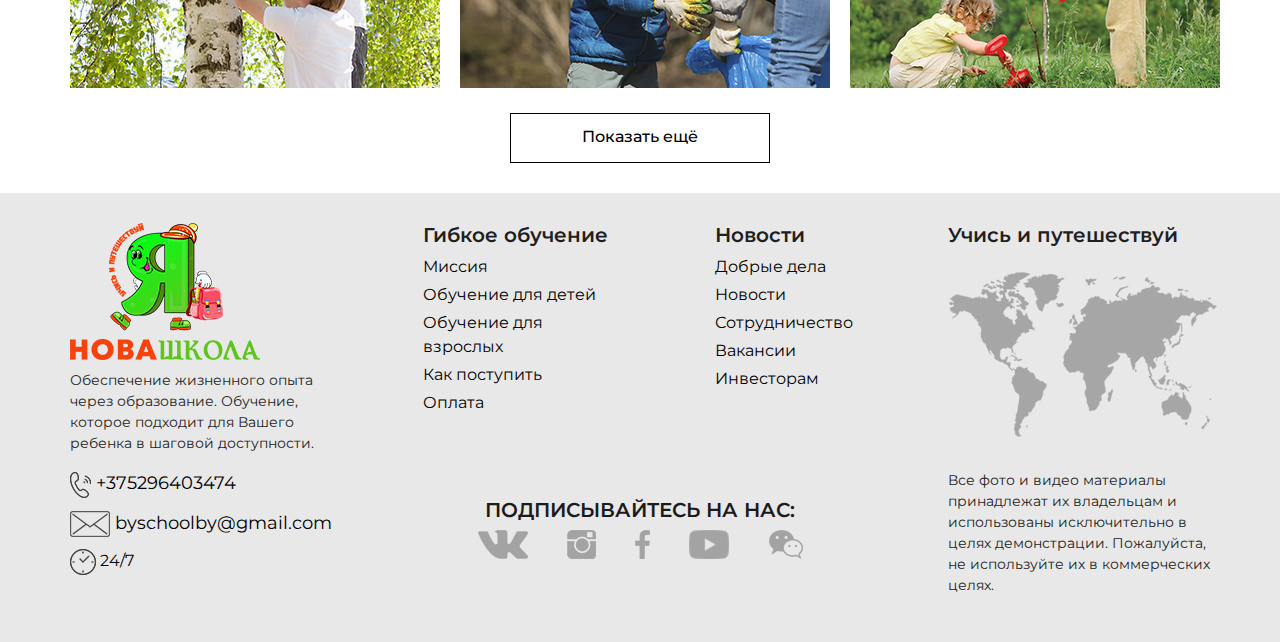
<file: good.html>
<!DOCTYPE html>
<html lang="ru">
<head>
	<meta charset="UTF-8">
	<meta http-equiv=»X-UA-Compatible» content=»IE=EmulateIE6″>
	<meta name="viewport" content="width=device-width, initial-scale=1">
	<title>Добрые дела</title>

 <script src="http://html5shiv.googlecode.com/svn/trunk/html5.js"></script> 

	<link rel="stylesheet" href="css/normalize.css">
	<link href="https://fonts.googleapis.com/css2?family=Libre+Baskerville:wght@700&family=Montserrat:ital,wght@0,100;0,200;0,300;0,400;0,500;0,600;0,700;0,800;0,900;1,100;1,200;1,300;1,400;1,500;1,600;1,700;1,800;1,900&display=swap" rel="stylesheet">
	<link rel="stylesheet" href="https://use.fontawesome.com/releases/v5.0.9/css/all.css" integrity="sha384-5SOiIsAziJl6AWe0HWRKTXlfcSHKmYV4RBF18PPJ173Kzn7jzMyFuTtk8JA7QQG1" crossorigin="anonymous">
	<link rel="stylesheet" type="text/css" href="css/slick.css"/>
	<link rel="stylesheet" type="text/css" href="css/slick-theme.css"/>
	<link rel="stylesheet" href="css/bootstrap-reboot.min.css">
	<link rel="stylesheet" href="css/bootstrap.min.css">
	<link rel="stylesheet"href="https://cdnjs.cloudflare.com/ajax/libs/animate.css/4.0.0/animate.min.css"/>
	<link rel="stylesheet" href="css/jquery.arcticmodal-0.3.css">
	<link rel="stylesheet" href="css/main.css">
</head>
<body>


<!-- Menu Collapse -->
	<div class="menu__collapps">
		<nav class="menu menu1 d-none menu-collapse">
			<div class="x menu-open">
				<a href="index.html" class="logo">
							<img src="img/logo_green.png" alt="logo">
						</a>
				<img class="clouse" src="img/x.png" alt="">
			</div>
			<ul class="menu__item">
				<li>
					<a href="index.html" class="menu__link">
						Главная
					</a>
				</li>
				<li>
					<a href="mission.html" class="menu__link">
						Миссия 
					</a>
				</li>
				<li class="dropdown">
					<a href="#" class="menu__link dropbtn">
						Обучение 
						<i class="fas fa-chevron-down"></i>
						<i class="fas fa-chevron-right"></i>
					</a>
					<ul class="dropdown-content">
					  	<li>
					  		<a href="programm.html">
					  			Программа обучения
					  		</a>
					  	</li>
					  	<li>
					  		<a href="cost.html">
					  			Стоимость обучения
					  		</a>
					  	</li>
					  	<li>
					  		<a href="#">
					  		 	Наша команда
					  		</a>
					  	</li>  
					</ul>
				</li>
				<li class="dropdown">
					<a href="#" class="menu__link dropbtn">
						Родителям
						<i class="fas fa-chevron-down"></i>
						<i class="fas fa-chevron-right"></i>
					</a>
					<ul class="dropdown-content">
					  	<li>
					  		<a href="conditions.html">
					  			Условия приёма
					  		</a>
					  	</li>
					</ul>
				</li>
				<li>
					<a href="good.html" class="menu__link">
						Добрые дела 
					</a>
				</li>
				<li>
					<a href="news.html" class="menu__link">
						Новости
					</a>
				</li>
				<li>
					<a href="cooperation.html" class="menu__link">
						Сотрудничество 
					</a>
				</li>
				<li>
					<a href="camp.html" class="menu__link">
						Детский лагерь
					</a>
				</li>
				<li>
					<a href="vacancy.html" class="menu__link">
						Вакансии
					</a>
				</li>
				<li>
					<a href="https://school-i.by/to-investors.pdf" class="menu__link">
						Инвесторам
					</a>
				</li>
			</ul>
			<div class="contacs1">
				<div class="contacs__call">
					<a href="tel:+375296403474" class="call">
						<img src="img/phone_whrite.png" alt="call">
						+375296403474
					</a>
				</div>
				<div class="contacs__email">
					<a href="mailto:bybyschoolby@gmail.com" class="call">
						<img src="img/email_whrite.png" alt="call">
						byschoolby@gmail.com
					</a>
				</div>
			</div>
		</nav>
	</div>
<!-- End Menu Collapse -->


<!---Header--->
	<header id="header" class="header">
		<div class="container-fluid">
			<div class="container">
				<div class="row">
					<div class="col-9 col-sm-5 col-md-4 col-lg-3">
						<div class="social-links">
							<ul class="links">
								<li class="links__item">
									<a href="#" class="links__icon">
										<img src="img/vk.png" alt="">
									</a>
								</li>
								<li class="links__item">
									<a href="#" class="links__icon">
										<img src="img/instagramm.png" alt="">
									</a>
								</li>
								<li class="links__item">
									<a href="#" class="links__icon">
										<img src="img/fasebook.png" alt="">
									</a>
								</li>
								<li class="links__item">
									<a href="#" class="links__icon">
										<img src="img/youtube.png" alt="">
									</a>
								</li>
								<li class="links__item">
									<a href="#" class="links__icon">
										<img src="img/chat.png" alt="">
									</a>
								</li>
							</ul>
						</div>
					</div>
					<div class="col-3 col-sm-2 col-md-4 d-lg-none">
                        <button class="menu-open">
                            <i class="fa fa-bars"></i>
                        </button>
                    </div>
					<div class="col-sm-5 col-md-4 col-lg-3 ml-auto">
						<div class="cabinet">
							<div class="cabinet__lang">
								<span>
									Russian
								</span>
								<a href="#">
									<i class="fas fa-chevron-down"></i>
								</a>
							</div>
							<div class="d-sm-none contacs__search-mob">
								<a href="#" class="call">
									<img src="img/search.png" alt="search">
								</a>
							</div>
							<div class="cabinet__input">
								<a href="#" class="input">Вход</a>
								<span>/</span>
								<a href="#" class="reg">Регистрация</a>
							</div>
						</div>
					</div>
				</div>	
			</div>
		</div>
		<div class="container">
			<div class="row">
				<div class="col-xl-2 col-lg-12">
					<a href="index.html" class="logo">
						<img src="img/logo_green.png" alt="logo">
					</a>
				</div>
				<div class="col-lg-12 col-xl-10">
					<div class="navigation">
						<div class="contacs">
							<div class="contacs__search">
								<a href="#" class="call">
									<img src="img/search.png" alt="search">
								</a>
							</div>
							<div class="contacs__call">
								<a href="tel:+375296403474" class="call">
									<img src="img/call.png" alt="call">
									+375296403474
								</a>
							</div>
							<div class="contacs__email">
								<a href="mailto:bybyschoolby@gmail.com" class="call">
									<img src="img/message.png" alt="call">
									byschoolby@gmail.com
								</a>
							</div>
						</div>
						<nav class="menu d-none d-lg-block">
							<ul class="menu__item">
								<li>
									<a href="mission.html" class="menu__link">
										Миссия 
									</a>
								</li>
								<li class="dropdown">
									<a href="#" class="menu__link dropbtn">
										Обучение 
										<i class="fas fa-chevron-down"></i>
									</a>
									<ul class="dropdown-content">
									  	<li>
									  		<a href="programm.html">
									  			Программа обучения
									  		</a>
									  	</li>
									  	<li>
									  		<a href="cost.html">
									  			Стоимость обучения
									  		</a>
									  	</li>
									  	<li>
									  		<a href="#">
									  		 	Наша команда
									  		</a>
									  	</li>  
									</ul>
								</li>
								<li class="dropdown">
									<a href="#" class="menu__link dropbtn">
										Родителям
										<i class="fas fa-chevron-down"></i>
									</a>
									<ul class="dropdown-content">
									  	<li>
									  		<a href="conditions.html">
									  			Условия приёма
									  		</a>
									  	</li>
									</ul>
								</li>
								<li>
									<a href="good.html" class="menu__link">
										Добрые дела 
									</a>
								</li>
								<li>
									<a href="news.html" class="menu__link">
										Новости
									</a>
								</li>
								<li>
									<a href="cooperation.html" class="menu__link">
										Сотрудничество 
									</a>
								</li>
								<li>
									<a href="camp.html" class="menu__link">
										Детский лагерь
									</a>
								</li>
							</ul>
						</nav>
					</div>
				</div>
			</div>
		</div>
	</header>
<!---End Header--->


<!---Good-International--->
<section id="international" class="international good-international">
	<div class="container">
		<div class="row">
			<div class="col-12">
				<h3>
					Мастерская Добрых дел
				</h3>
			</div>
			<div class="col-12">
				<div class="line-blue"></div>
			</div>
			<div class="col-12">
				<p class="good__text">
					Чем больше в мире доброты, тем счастливей я и ты
				</p>
			</div>
		</div>
	</div>
</section>
<!---End Good-International--->


<!---Reception--->
<section id="earnings" class="earnings reception">
	<div class="container">
		<div class="row">
			<div class="col-12">
				<div class="navi__breach">
					<span class="home">
						<a href="#">
							Главная
						</a>					
					</span>
					/
					<span class="mission">
						Добрые дела
					</span>
				</div>
			</div>
			<div class="col-12">
				<h3 class="good__title">
					Мастерская Добрых дел
				</h3>
			</div>	
			<div class="col-lg-6">
				<div class="reception__desc good__desc">
					<p class="reception__text good__text2">
						В детстве человек должен пройти школу воспитания добрых чувств. Человеческая доброта, милосердие, умение радоваться и переживать за других людей создают основу человеческого счастья. Нужно оглянуться по сторонам и найти, кому нужна поддержка, кому можно протянуть руку, сказать доброе слово. Мы все – частичка этой жизни. Станем лучше мы – станет лучше жизнь.
					</p>
				</div>
			</div>	
			<div class="col-lg-6">
				<div class="bg-good"></div>
			</div>
		</div>
	</div>
</section>
<!---End Reception--->


<!-- Admission -->
<section id="admission" class="admission good-admission">
	<div class="container">
		<div class="row">
			<div class="col-lg-12">
				<h3 class="animate__animated admission__title">
					Конкурс Добрые дела
				</h3>
			</div>
			<div class="d-none d-lg-block col-lg-10">
				<div class="admission__line"></div>
			</div>
			<div class="col-md-4 col-lg-3">
				<div class="animate__animated stage">
					<div class="stage__number number1-bg">
						1
					</div>
					<h5 class="stage__title">
						Сделай доброе дело
					</h5>
					<p class="stage__text">
						Сделай любое доброе дело и пришли видео или фотографию своему наставнику
					</p>
				</div>
			</div>
			<div class="col-md-4 col-lg-4 offset-lg-2">
				<div class="animate__animated stage">
					<div class="stage__number number2-bg">
						2
					</div>
					<h5 class="stage__title">
						Получи баллы за участие
					</h5>
					<p class="stage__text">
						Полученные баллы за участие отражаются в личном кабинете ученика
					</p>
				</div>
			</div>
			<div class="col-md-4 col-lg-3">
				<div class="animate__animated stage">
					<div class="stage__number number3-bg">
						3
					</div>
					<h5 class="stage__title">
						Получи приз
					</h5>
					<p class="stage__text">
						Победителем конкурса становится участник, набравший большее количество баллов
					</p>
				</div>
			</div>
			<div class="col-12">
				<p class="adm-text">
					Подведение итогов каждую учебную четверть.
				</p>
			</div>
		</div>
	</div>
</section>
<!-- End Admission -->


<!-- Good-List -->
<section id="good-list" class="good-list">
	<div class="container">
		<div class="row">
			<div class="col-12">
				<h3 class="animate__animated list__title">
					Примерный список добрых дел
				</h3>
			</div>
		</div>
		<div class="row">
			<div class="col-lg-6">
				<div class="bussines">
					<ul class="bussines__list">
						<li class="animate__animated bussines__item">
							<img src="img/blue_checkmark.png" alt="">
							<div>
								Целый день всем улыбаться (и даже во сне). 
							</div>
						</li>
						<li class="animate__animated bussines__item">
							<img src="img/blue_checkmark.png" alt="">
							<div>
								Сделать открытку своими руками и подарить тому, кому больше всего хочешь сказать спасибо.
							</div>
						</li>
						<li class="animate__animated bussines__item">
							<img src="img/blue_checkmark.png" alt="">
							<div>
								Вырастить комнатный цветок.
							</div>
						</li>
						<li class="animate__animated bussines__item">
							<img src="img/blue_checkmark.png" alt="">
							<div>
								Сделать что-то приятное для соседа по парте.
							</div>
						</li>
						<li class="animate__animated bussines__item">
							<img src="img/blue_checkmark.png" alt="">
							<div>
								Сделать очень красивую кормушку для птиц и повесить ее на дерево
							</div>
						</li>
						<li class="animate__animated bussines__item">
							<img src="img/blue_checkmark.png" alt="">
							<div>
								Сделать доброе дело для самого себя
							</div>
						</li>
						<li class="animate__animated bussines__item">
							<img src="img/blue_checkmark.png" alt="">
							<div>
								Устроить праздник для младших классов или маленьких детей
							</div>
						</li>
						<li class="animate__animated bussines__item">
							<img src="img/blue_checkmark.png" alt="">
							<div>
								Получить пять «пятерок» за день (ну, или за два дня).
							</div>
						</li>
						<li class="animate__animated bussines__item">
							<img src="img/blue_checkmark.png" alt="">
							<div>
								Организовать благотворительную акцию на любую тему
							</div>
						</li>
						<li class="animate__animated bussines__item">
							<img src="img/blue_checkmark.png" alt="">
							<div>
								Отправить письмо тому, кто нуждается в добрых словах
							</div>
						</li>
						<li class="animate__animated bussines__item">
							<img src="img/blue_checkmark.png" alt="">
							<div>
								Своими руками сотворить что-то волшебное
							</div>
						</li>
						<li class="animate__animated bussines__item">
							<img src="img/blue_checkmark.png" alt="">
							<div>
								Сделать красивую фотографию
							</div>
						</li>
						<li class="animate__animated bussines__item">
							<img src="img/blue_checkmark.png" alt="">
							<div>
								Придержать дверь и пропустить сначала других людей, когда будете куда-нибудь входить или выходить
							</div>
						</li>
						<li class="animate__animated bussines__item">
							<img src="img/blue_checkmark.png" alt="">
							<div>
								Пять раз похвалить кого-нибудь от всей души
							</div>
						</li>
						<li class="animate__animated bussines__item">
							<img src="img/blue_checkmark.png" alt="">
							<div>
								Уступить место в транспорте пожилому человеку или женщине с ребенком
							</div>
						</li>
						<li class="animate__animated bussines__item">
							<img src="img/blue_checkmark.png" alt="">
							<div>
								Один раз потратить карманные деньги на доброе дело
							</div>
						</li>
						<li class="animate__animated bussines__item">
							<img src="img/blue_checkmark.png" alt="">
							<div>
								Написать кому-то добрую записку и незаметно передать
							</div>
						</li>
						<li class="animate__animated bussines__item">
							<img src="img/blue_checkmark.png" alt="">
							<div>
								На один день стать самым лучшим учеником/ученицей в школе
							</div>
						</li>
						<li class="animate__animated bussines__item">
							<img src="img/blue_checkmark.png" alt="">
							<div>
								Целый день быть самым вежливым человеком на свете
							</div>
						</li>
					</ul>
				</div>
			</div>
			<div class="col-lg-6">
				<div class="bussines">
					<ul class="bussines__list">
						<li class="animate__animated bussines__item">
							<img src="img/blue_checkmark.png" alt="">
							<div>
								Организовать вместе с друзьями или одноклассниками экологическую акцию
							</div>
						</li>
						<li class="animate__animated bussines__item">
							<img src="img/blue_checkmark.png" alt="">
							<div>
								Первым прийти на помощь и поднять, если кто-то что-то уронил
							</div>
						</li>
						<li class="animate__animated bussines__item">
							<img src="img/blue_checkmark.png" alt="">
							<div>
								Вдохновить кого-то на доброе дело
							</div>
						</li>
						<li class="animate__animated bussines__item">
							<img src="img/blue_checkmark.png" alt="">
							<div>
								Необычно и по-доброму поблагодарить своего учителя за интересный урок
							</div>
						</li>
						<li class="animate__animated bussines__item">
							<img src="img/blue_checkmark.png" alt="">
							<div>
								Придумать, как помочь приюту для животных и организовать акцию
							</div>
						</li>
						<li class="animate__animated bussines__item">
							<img src="img/blue_checkmark.png" alt="">
							<div>
								Посадить дерево
							</div>
						</li>
						<li class="animate__animated bussines__item">
							<img src="img/blue_checkmark.png" alt="">
							<div>
								Подать пальто или куртку своим маме и папе
							</div>
						</li>
						<li class="animate__animated bussines__item">
							<img src="img/blue_checkmark.png" alt="">
							<div>
								Придумать танец и весело и дружно станцевать его всем классом
							</div>
						</li>
						<li class="animate__animated bussines__item">
							<img src="img/blue_checkmark.png" alt="">
							<div>
								Помочь стареньким бабушке или дедушке в любом их деле
							</div>
						</li>
					</ul>
					<div class="bussines__img">
						<img src="img/good_list_img.jpg" alt="">
					</div>
				</div>
			</div>
		</div>
	</div>
</section>
<!-- End Good-List -->


<!---Kids--->
<section id="comunication" class="comunication kids">
	<div class="container-fluid">
		<div class="row no-gutters">
			<div class="d-none d-lg-block col-lg-7">
				<div class="animate__animated comunication-bg kids-bg"></div>
			</div>
			<div class="col-lg-5 ml-auto">
				<div class="animate__animated kids__list">
					<h3 class="kids__title">
						Наши дети
					</h3>
					<p class="kids__text">
						Когда дети привыкнут быть добрыми и заботливыми, они станут счастливее, в большей степени ощутят свою целостность и полноту, им будут легче даваться учеба и общение со сверстниками, они будут лучше относиться к себе и оптимистичнее смотреть на жизнь.
					</p>
				</div>
			</div>
			<div class="d-lg-none col-lg-7">
				<div class="Kids-bg-mob"></div>
			</div>
		</div>
	</div>
</section>
<!---End Kids--->


<!--- Good Bussines --->
<section id="good-bussines" class="good-bussines">
	<div class="container">
		<div class="row">
			<div class="col-12">
				<h3 class="good-bussines__title">
					Наши добрые дела
				</h3>
			</div>
			<div class="col-md-6 col-lg-4">
				<div class="photo-bussines">
					<img src="img/good_photo1.jpg" alt="">
				</div>
			</div>
			<div class="col-md-6 col-lg-4">
				<div class="photo-bussines">
					<img src="img/good_photo2.jpg" alt="">
				</div>
			</div>
			<div class="col-md-6 col-lg-4">
				<div class="photo-bussines">
					<img src="img/good_photo3.jpg" alt="">
				</div>
			</div>
			<div class="col-12">
				<div class="btn-more">
					<a href="#" class="batton">
						Показать ещё
					</a>
				</div>
			</div>
		</div>
	</div>
</section>
<!--- End Good Bussines --->


<!---Footer--->
<footer id="footer" class="footer">
	<div class="container">
		<div class="row">
			<div class="col-lg-3">
				<div class="footer__logo">
					<a href="#" class="logo">
						<img src="img/logo_green.png" alt="logo">
					</a>
					<p class="logo-footer__text">
						Обеспечение жизненного опыта через образование. Обучение, которое подходит для Вашего ребенка в шаговой доступности.
					</p>
				</div>
			</div>
			<div class="col-md-6 col-lg-3 d-none d-lg-block">
				<div class="footer-menu">
					<nav class="menu-left">
						<h6>
							Гибкое обучение
						</h6>
						<ul class="menu-left__item">
							<li>
								<a href="mission.html">
									Миссия
								</a>
							</li>	
							<li>
								<a href="cost.html">
									Обучение для детей
								</a>
							</li>
							<li>
								<a href="cost.html">
									Обучение для взрослых
								</a>
							</li>
							<li>
								<a href="conditions.html">
									Как поступить
								</a>
							</li>
							<li>
								<a href="#">
									Оплата
								</a>
							</li>
						</ul>
					</nav>
				</div>
			</div>
			<div class="col-md-6 col-lg-3 d-none d-lg-block">
				<div class="footer-menu">
					<nav class="menu-right">
						<h6>
							Новости
						</h6>
						<ul class="menu-left__item">
							<li>
								<a href="good.html">
									Добрые дела
								</a>
							</li>	
							<li>
								<a href="news.html">
									Новости
								</a>
							</li>
							<li>
								<a href="cooperation.html">
									Сотрудничество
								</a>
							</li>
							<li>
								<a href="vacancy.html">
									Вакансии
								</a>
							</li>
							<li>
								<a href="https://school-i.by/to-investors.pdf">
									Инвесторам
								</a>
							</li>
						</ul>
					</nav>
				</div>
			</div>
			<div class="d-none d-md-block col-md-12 col-lg-3">
				<div class="map">
					<h6>
						Учись и путешествуй
					</h6>
					<img src="img/map.png" alt="">
				</div>
			</div>
		</div>
		<div class="row">
			<div class="col-md-6 offset-md-4 offset-lg-0 col-lg-3">
				<div class="footer__contacs">
					<div class="contacs__call contacs__call-footer">
						<a href="tel:+375296403474" class="call">
							<img src="img/call.png" alt="call">
							+375296403474
						</a>
					</div>
					<div class="contacs__email contacs__email-footer">
						<a href="mailto:yourmail@mysite.com" class="call">
							<img src="img/message.png" alt="call">
							byschoolby@gmail.com
						</a>
					</div>
					<div class="contacs__clock">
						<img src="img/clock_footer.png" alt="">
						24/7
					</div>
				</div>
				<div class="footer__contacs1">
					<div class="contacs__call contacs__call-footer">
						<a href="#" class="call">
							<img src="img/call.png" alt="call">
							+375296403474
						</a>
						<div class="contacs__clock">
							<img src="img/clock_footer.png" alt="">
							24/7
						</div>
					</div>
					<div class="contacs__email contacs__email-footer">
						<a href="mailto:yourmail@mysite.com" class="call">
							<img src="img/message.png" alt="call">
							byschoolby@gmail.com
						</a>
					</div>
				</div>
			</div>
			<div class="d-md-none col-md-12 col-lg-3">
				<div class="map">
					<h6>
						Учись и путешествуй
					</h6>
					<img src="img/map.png" alt="">
				</div>
			</div>
			<div class="col-lg-6">
				<h6 class="icon-title">
					Подписывайтесь на нас:
				</h6>
				<ul class="links links-footer">
					<li class="links__item">
						<a href="#" class="links__icon">
							<img src="img/f-vk.png" alt="">
						</a>
					</li>
					<li class="links__item">
						<a href="#" class="links__icon">
							<img src="img/f-inst.png" alt="">
						</a>
					</li>
					<li class="links__item">
						<a href="#" class="links__icon">
							<img src="img/f-fac.png" alt="">
						</a>
					</li>
					<li class="links__item">
						<a href="#" class="links__icon">
							<img src="img/f-you.png" alt="">
						</a>
					</li>
					<li class="links__item">
						<a href="#" class="links__icon">
							<img src="img/f-chat.png" alt="">
						</a>
					</li>
				</ul>
			</div>
			<div class="col-lg-3">
				<p class="logo-footer__text logo-footer__text2">
					Все фото и видео материалы принадлежат их владельцам и использованы исключительно в целях демонстрации. Пожалуйста, не используйте их в коммерческих целях.
				</p>
			</div>
		</div>
	</div>
</footer>
<!---End Footer--->


<!---Box-modal--->
	<div style="display: none;">
	    <div class="box-modal box-modal1" id="exampleModal-input">
	    	<div class="menu-clouse">
	    		<div class="box-modal_close arcticmodal-close"><img class="cl" src="img/x.png" alt=""></div>
			</div>
	    	<a href="index.html" class="logo">
				<img src="img/logo_green.png" alt="logo">
			</a>
			<div class="buttons">
				<a href="#" class="button__student tablink active tablink-1" onclick="openCity(event, '100')">
					Для учениа
				</a>
				<a href="#" class="button__teacher tablink tablink-2" onclick="openCity(event, '200')">
					Для учителя
				</a>
			</div>
			<div id="100" class="m-form tabcontent" style="display: block">
				<input type="email" class="mail" name="mail" placeholder="Ваш e-mail">
				<input type="password" class="pass" name="pass" placeholder="Ваш пароль">
				<a href="#" class="form__button">
					Войти
				</a>
			</div>
			<div id="200" class="m-form tabcontent">
				<input type="email" class="mail" name="mail" placeholder="Ваш e-mail">
				<input type="password" class="pass" name="pass" placeholder="Ваш пароль">
				<a href="#" class="form__button">
					Войти
				</a>
			</div>
			<div class="pass-reg pass-reg1">
				<a href="#" class="password">
					Забыли пароль?
				</a>
				<a href="#" class="regist">
					зарегестрироваться
				</a>
			</div>
	    </div>
	</div>

	<div style="display: none;">
	    <div class="box-modal" id="exampleModal-reg">
	    	<div class="menu-clouse">
	    		<div class="box-modal_close arcticmodal-close"><img class="cl" src="img/x.png" alt=""></div>
			</div>
	    	<a href="index.html" class="logo">
				<img src="img/logo_green.png" alt="logo">
			</a>
			<div class="buttons">
				<a href="#" class="button__student tablink active tablink-1" onclick="openCity(event, '101')">
					Для ученика
				</a>
				<a href="#" class="button__teacher tablink tablink-2" onclick="openCity(event, '202')">
					Для учителя
				</a>
			</div>
			<div id="101" class="m-form tabcontent" style="display: block;">
				<input type="email" class="mail" name="mail" placeholder="Ваш e-mail">
				<input type="password" class="pass" name="pass" placeholder="Ваш пароль">
				<input type="tel" class="phone tel" name="phone" placeholder="Ваш телефон">
				<a href="#" class="form__button">
					Зарегестрироваться
				</a>
			</div>
			<div id="202" class="m-form tabcontent">
				<input type="email" class="mail" name="mail" placeholder="Ваш e-mail">
				<input type="password" class="pass" name="pass" placeholder="Ваш пароль">
				<input type="tel" class="phone tel" name="phone" placeholder="Ваш телефон">
				<a href="#" class="form__button">
					Зарегестрироваться
				</a>
			</div>
			<div class="pass-reg">
				<a href="#" class="password">
					Забыли пароль?
				</a>
			</div>
	    </div>
	</div>
<!---End Box-modal--->



	<script src="js/jquery-3.3.1.min.js"></script>
	<script src="js/jquery.arcticmodal-0.3.min.js"></script>
	<script src="js/arctikmodal.js"></script>
	<script src="js/slick.min.js"></script>
	<script src="js/tabs.js"></script>
	<script src="js/tabs2.js"></script>
	<script src="js/slick2.js"></script>
	<script src="js/main.js"></script>
</body>
</html>
</file>
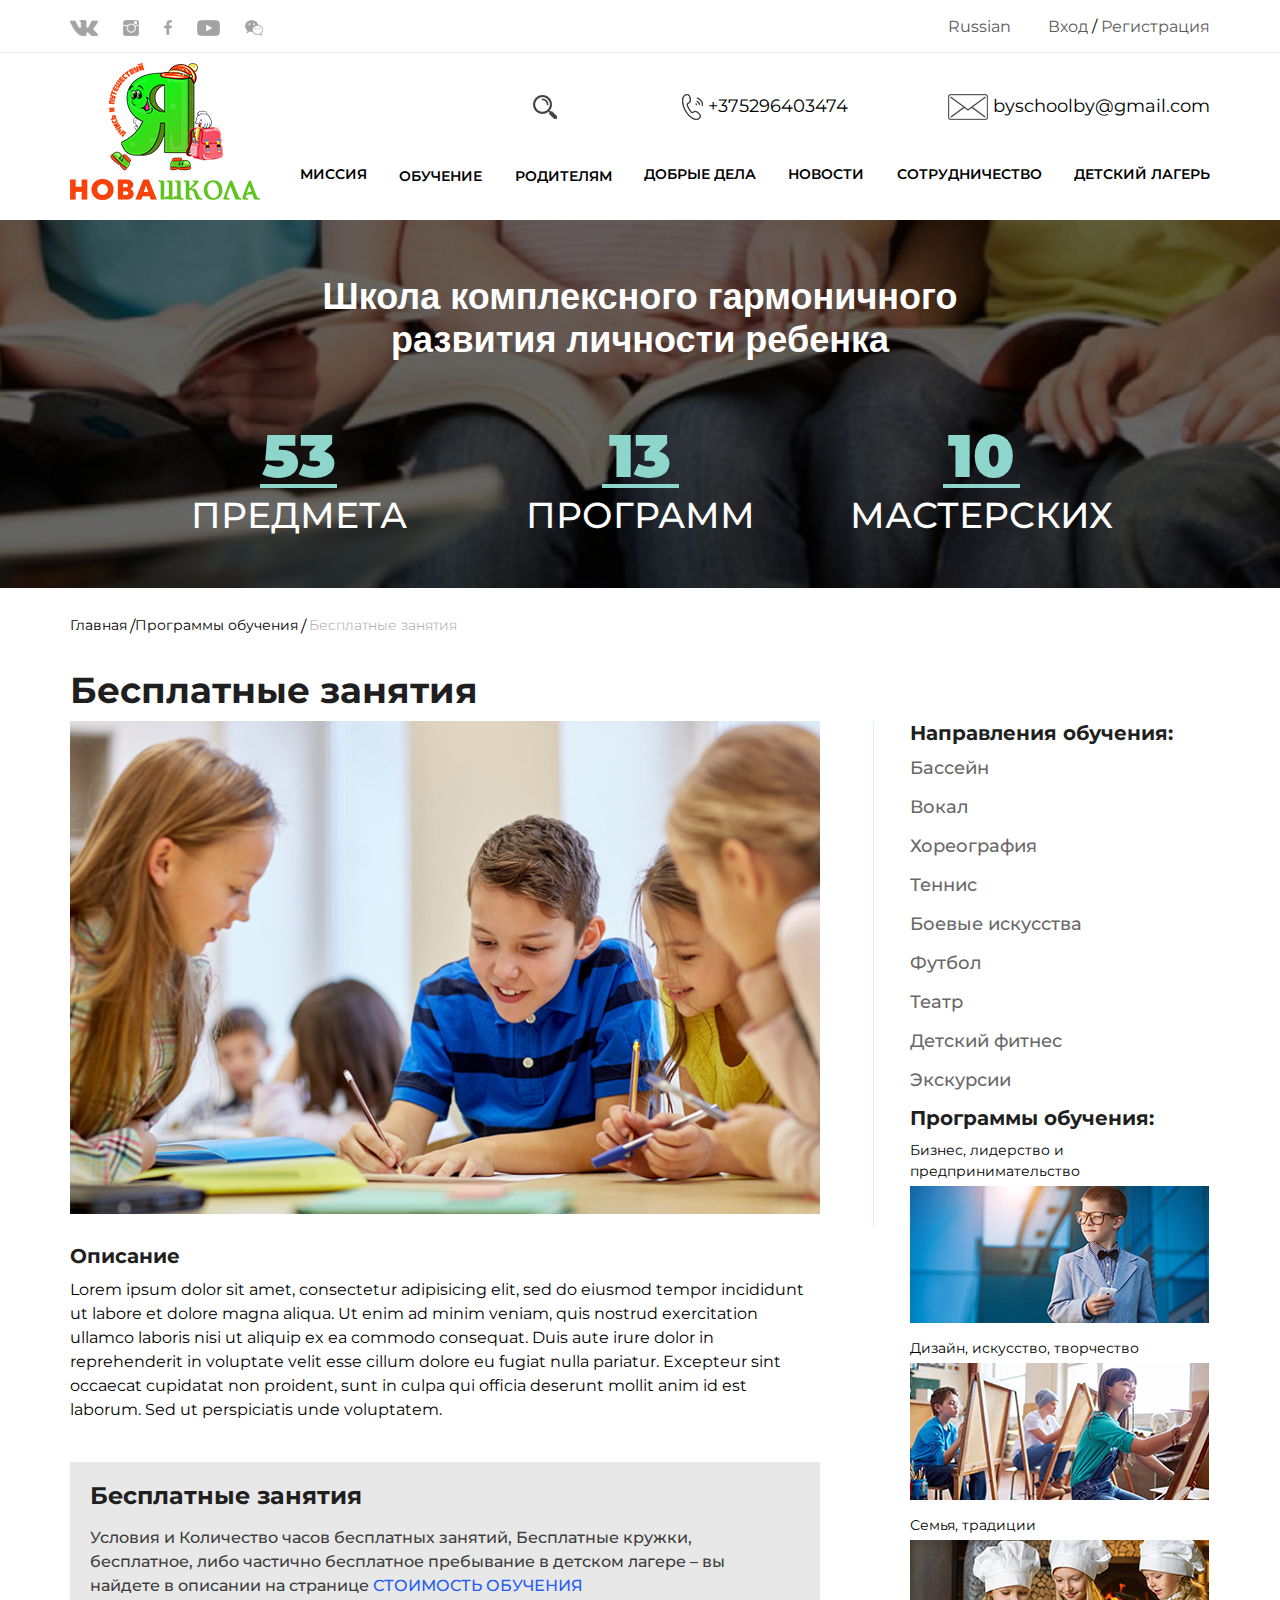
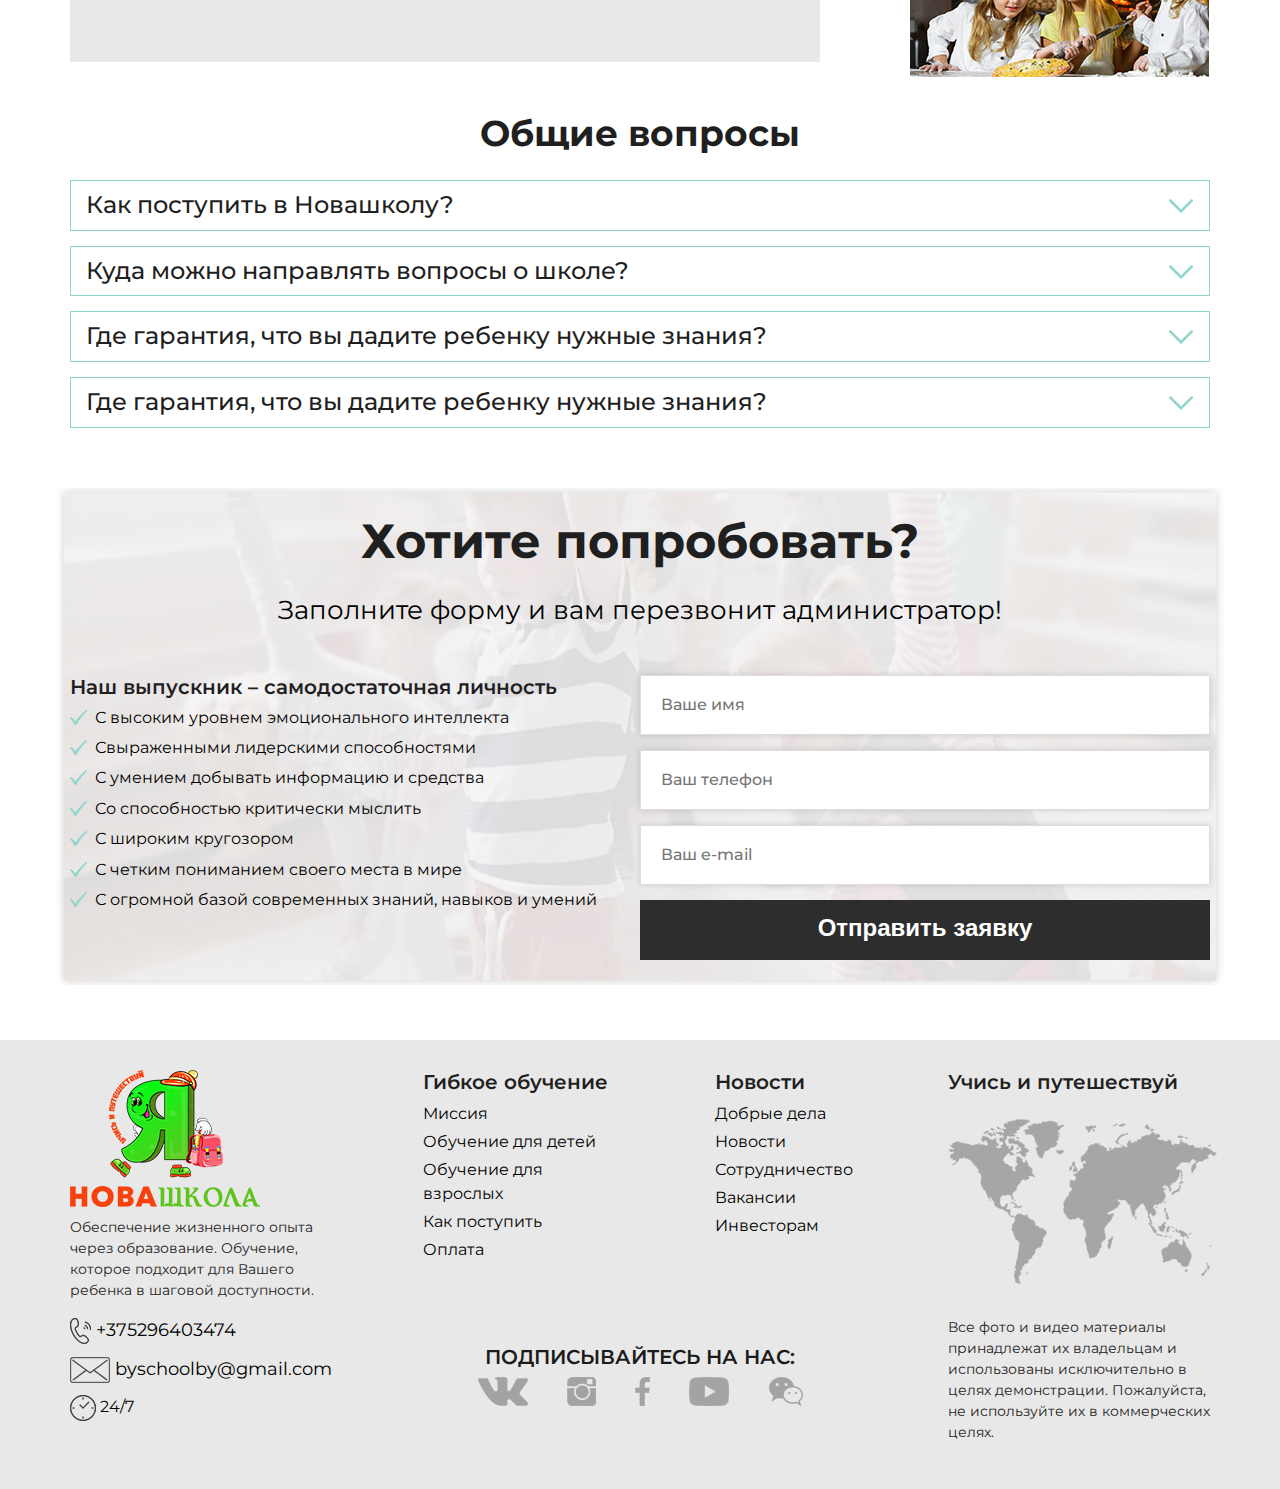
<file: learn-more.html>
<!DOCTYPE html>
<html lang="ru">
<head>
	<meta charset="UTF-8">
	<meta http-equiv=»X-UA-Compatible» content=»IE=EmulateIE6″>
	<meta name="viewport" content="width=device-width, initial-scale=1">
	<title>Узнать больше</title>

 <script src="http://html5shiv.googlecode.com/svn/trunk/html5.js"></script> 

	<link rel="stylesheet" href="css/normalize.css">
	<link href="https://fonts.googleapis.com/css2?family=Libre+Baskerville:wght@700&family=Montserrat:ital,wght@0,100;0,200;0,300;0,400;0,500;0,600;0,700;0,800;0,900;1,100;1,200;1,300;1,400;1,500;1,600;1,700;1,800;1,900&display=swap" rel="stylesheet">
	<link rel="stylesheet" href="https://use.fontawesome.com/releases/v5.0.9/css/all.css" integrity="sha384-5SOiIsAziJl6AWe0HWRKTXlfcSHKmYV4RBF18PPJ173Kzn7jzMyFuTtk8JA7QQG1" crossorigin="anonymous">
	<link rel="stylesheet" type="text/css" href="css/slick.css"/>
	<link rel="stylesheet" type="text/css" href="css/slick-theme.css"/>
	<link rel="stylesheet" href="css/bootstrap-reboot.min.css">
	<link rel="stylesheet" href="css/bootstrap.min.css">
	<link rel="stylesheet"href="https://cdnjs.cloudflare.com/ajax/libs/animate.css/4.0.0/animate.min.css"/>
	<link rel="stylesheet" href="css/jquery.arcticmodal-0.3.css">
	<link rel="stylesheet" href="css/main.css">
</head>
<body>


<!-- Menu Collapse -->
	<div class="menu__collapps">
		<nav class="menu menu1 d-none menu-collapse">
			<div class="x menu-open">
				<a href="index.html" class="logo">
							<img src="img/logo_green.png" alt="logo">
						</a>
				<img class="clouse" src="img/x.png" alt="">
			</div>
			<ul class="menu__item">
				<li>
					<a href="index.html" class="menu__link">
						Главная
					</a>
				</li>
				<li>
					<a href="mission.html" class="menu__link">
						Миссия 
					</a>
				</li>
				<li class="dropdown">
					<a href="#" class="menu__link dropbtn">
						Обучение 
						<i class="fas fa-chevron-down"></i>
						<i class="fas fa-chevron-right"></i>
					</a>
					<ul class="dropdown-content">
					  	<li>
					  		<a href="programm.html">
					  			Программа обучения
					  		</a>
					  	</li>
					  	<li>
					  		<a href="cost.html">
					  			Стоимость обучения
					  		</a>
					  	</li>
					  	<li>
					  		<a href="#">
					  		 	Наша команда
					  		</a>
					  	</li>  
					</ul>
				</li>
				<li class="dropdown">
					<a href="#" class="menu__link dropbtn">
						Родителям
						<i class="fas fa-chevron-down"></i>
						<i class="fas fa-chevron-right"></i>
					</a>
					<ul class="dropdown-content">
					  	<li>
					  		<a href="conditions.html">
					  			Условия приёма
					  		</a>
					  	</li>
					</ul>
				</li>
				<li>
					<a href="good.html" class="menu__link">
						Добрые дела 
					</a>
				</li>
				<li>
					<a href="news.html" class="menu__link">
						Новости
					</a>
				</li>
				<li>
					<a href="cooperation.html" class="menu__link">
						Сотрудничество 
					</a>
				</li>
				<li>
					<a href="camp.html" class="menu__link">
						Детский лагерь
					</a>
				</li>
				<li>
					<a href="vacancy.html" class="menu__link">
						Вакансии
					</a>
				</li>
				<li>
					<a href="https://school-i.by/to-investors.pdf" class="menu__link">
						Инвесторам
					</a>
				</li>
			</ul>
			<div class="contacs1">
				<div class="contacs__call">
					<a href="tel:+375296403474" class="call">
						<img src="img/phone_whrite.png" alt="call">
						+375296403474
					</a>
				</div>
				<div class="contacs__email">
					<a href="mailto:bybyschoolby@gmail.com" class="call">
						<img src="img/email_whrite.png" alt="call">
						byschoolby@gmail.com
					</a>
				</div>
			</div>
		</nav>
	</div>
<!-- End Menu Collapse -->


<!---Header--->
 	<header id="header" class="header">
		<div class="container-fluid">
			<div class="container">
				<div class="row">
					<div class="col-9 col-sm-5 col-md-4 col-lg-3">
						<div class="social-links">
							<ul class="links">
								<li class="links__item">
									<a href="#" class="links__icon">
										<img src="img/vk.png" alt="">
									</a>
								</li>
								<li class="links__item">
									<a href="#" class="links__icon">
										<img src="img/instagramm.png" alt="">
									</a>
								</li>
								<li class="links__item">
									<a href="#" class="links__icon">
										<img src="img/fasebook.png" alt="">
									</a>
								</li>
								<li class="links__item">
									<a href="#" class="links__icon">
										<img src="img/youtube.png" alt="">
									</a>
								</li>
								<li class="links__item">
									<a href="#" class="links__icon">
										<img src="img/chat.png" alt="">
									</a>
								</li>
							</ul>
						</div>
					</div>
					<div class="col-3 col-sm-2 col-md-4 d-lg-none">
                        <button class="menu-open">
                            <i class="fa fa-bars"></i>
                        </button>
                    </div>
					<div class="col-sm-5 col-md-4 col-lg-3 ml-auto">
						<div class="cabinet">
							<div class="cabinet__lang">
								<span>
									Russian
								</span>
								<a href="#">
									<i class="fas fa-chevron-down"></i>
								</a>
							</div>
							<div class="d-sm-none contacs__search-mob">
								<a href="#" class="call">
									<img src="img/search.png" alt="search">
								</a>
							</div>
							<div class="cabinet__input">
								<a href="#" class="input">Вход</a>
								<span>/</span>
								<a href="#" class="reg">Регистрация</a>
							</div>
						</div>
					</div>
				</div>	
			</div>
		</div>
		<div class="container">
			<div class="row">
				<div class="col-xl-2 col-lg-12">
					<a href="index.html" class="logo">
						<img src="img/logo_green.png" alt="logo">
					</a>
				</div>
				<div class="col-lg-12 col-xl-10">
					<div class="navigation">
						<div class="contacs">
							<div class="contacs__search">
								<a href="#" class="call">
									<img src="img/search.png" alt="search">
								</a>
							</div>
							<div class="contacs__call">
								<a href="tel:+375296403474" class="call">
									<img src="img/call.png" alt="call">
									+375296403474
								</a>
							</div>
							<div class="contacs__email">
								<a href="mailto:bybyschoolby@gmail.com" class="call">
									<img src="img/message.png" alt="call">
									byschoolby@gmail.com
								</a>
							</div>
						</div>
						<nav class="menu d-none d-lg-block">
							<ul class="menu__item">
								<li>
									<a href="mission.html" class="menu__link">
										Миссия 
									</a>
								</li>
								<li class="dropdown">
									<a href="#" class="menu__link dropbtn">
										Обучение 
										<i class="fas fa-chevron-down"></i>
									</a>
									<ul class="dropdown-content">
									  	<li>
									  		<a href="programm.html">
									  			Программа обучения
									  		</a>
									  	</li>
									  	<li>
									  		<a href="cost.html">
									  			Стоимость обучения
									  		</a>
									  	</li>
									  	<li>
									  		<a href="#">
									  		 	Наша команда
									  		</a>
									  	</li>  
									</ul>
								</li>
								<li class="dropdown">
									<a href="#" class="menu__link dropbtn">
										Родителям
										<i class="fas fa-chevron-down"></i>
									</a>
									<ul class="dropdown-content">
									  	<li>
									  		<a href="conditions.html">
									  			Условия приёма
									  		</a>
									  	</li>
									</ul>
								</li>
								<li>
									<a href="good.html" class="menu__link">
										Добрые дела 
									</a>
								</li>
								<li>
									<a href="news.html" class="menu__link">
										Новости
									</a>
								</li>
								<li>
									<a href="cooperation.html" class="menu__link">
										Сотрудничество 
									</a>
								</li>
								<li>
									<a href="camp.html" class="menu__link">
										Детский лагерь
									</a>
								</li>
							</ul>
						</nav>
					</div>
				</div>
			</div>
		</div>
	</header>
<!---End Header--->


<!---international-school--->
<section id="international" class="international international-school">
	<div class="container">
		<div class="row">
			<div class="col-lg-12">
				<h3>
					Школа комплексного гармоничного<br> развития личности ребенка
				</h3>
			</div>
			<div class="col-lg-3 offset-lg-1">
				<div class="quantity">
					<span class="quantity__numeral">
						53
					</span>
					<p class="quantity__text">
						Предмета
					</p>
				</div>
			</div>
			<div class="col-lg-4">
				<div class="quantity">
					<span class="quantity__numeral">
						13
					</span>
					<p class="quantity__text">
						Программ
					</p>
				</div>
			</div>
			<div class="col-lg-3">
				<div class="quantity">
					<span class="quantity__numeral">
						10
					</span>
					<p class="quantity__text">
						Мастерских
					</p>
				</div>
			</div>
		</div>
	</div>
</section>
<!---End international-school--->


<!---free-classes--->
<section id="free-classes" class="free-classes">
	<div class="container">
		<div class="row">
			<div class="col-12">
				<div class="navi__breach">
					<span class="home d-flex">
						<a href="#">
							Главная
						</a>
						/
						<a href="#">
							Программы обучения
						</a>					
					</span>
					/
					<span class="mission">
						Бесплатные занятия
					</span>
				</div>
			</div>
			<div class="col-12">
				<h3>
					Бесплатные занятия
				</h3>
			</div>
			<div class="col-md-6 col-lg-8">
				<img class="free-classes__img" src="img/learn-img1.jpg" alt="">
				<h6>
					Описание
				</h6>
				<p class="classes__desc">
					Lorem ipsum dolor sit amet, consectetur adipisicing elit, sed do eiusmod tempor incididunt ut labore et dolore magna aliqua. Ut enim ad minim veniam, quis nostrud exercitation ullamco laboris nisi ut aliquip ex ea commodo consequat. Duis aute irure dolor in reprehenderit in voluptate velit esse cillum dolore eu fugiat nulla pariatur. Excepteur sint occaecat cupidatat non proident, sunt in culpa qui officia deserunt mollit anim id est laborum. Sed ut perspiciatis unde voluptatem.
				</p>
				<div class="classes__info">
					<h4>
						Бесплатные занятия
					</h4>
					<p>
						Условия и Количество часов бесплатных занятий, Бесплатные кружки, бесплатное, либо частично бесплатное пребывание в детском лагере – вы найдете в описании на странице
						<a href="#"> 
							Стоимость обучения
						</a>
					</p>
				</div>
			</div>
			<div class="col-md-6 col-lg-4">
				<div class="line"></div>
				<div class="direct">
					<h6 class="direct__title">
						Направления обучения:
					</h6>
					<ul class="direct__list">
						<li class="direct__item">
							Бассейн
						</li>
						<li class="direct__item">
							Вокал
						</li>
						<li class="direct__item">
							Хореография
						</li>
						<li class="direct__item">
							Теннис
						</li>
						<li class="direct__item">
							Боевые искусства
						</li>
						<li class="direct__item">
							Футбол
						</li>
						<li class="direct__item">
							Театр
						</li>
						<li class="direct__item">
							Детский фитнес
						</li>
						<li class="direct__item">
							Экскурсии
						</li>
					</ul>
					<h6 class="direct__title">
						Программы обучения:
					</h6>
					<p class="direct__text">
						Бизнес, лидерство и предпринимательство
					</p>
					<img src="img/learn-img2.jpg" alt="">
					<p class="direct__text-desc">
						Дизайн, искусство, творчество
					</p>
					<img src="img/learn-img3.jpg" alt="">
					<p class="direct__text-desc">
						Семья, традиции
					</p>
					<img src="img/learn-img4.jpg" alt="">
				</div>
			</div>
		</div>
	</div>
</section>
<!---End free-classes--->


<!---question--->
<section id="question" class="question">
	<div class="container">
		<div class="row">
			<div class="col-12">
				<h3>
					Общие вопросы
				</h3>
			</div>
			<div class="col-12">
				<div class="accordion"> 
   					<div class="tab">
    					<input type="checkbox" id="tab1" name="tab-group">
    					<label for="tab1" class="tab-title">
    						<h4>
    							Как поступить в Новашколу?
    						</h4>
    					</label>
    					<div class="tab-content"> 
     						<p>
     							Вопрос мотивации – центральный для нас. Мотивация обеспечивается совместной работой семьи, учителей, тьюторов и консультантов (психологов, медиков). Ключевые факторы: участие самого ребенка в выборе того, что и как он изучает и совместная работа детей в группах над заданиями и проектами.
     						</p>
    					</div> 
   					</div> 
   					<div class="tab">
    					<input type="checkbox" id="tab2" name="tab-group">
    					<label for="tab2" class="tab-title">
    						<h4>
    							Куда можно направлять вопросы о школе?
    						</h4>
    					</label> 
    					<div class="tab-content"> 
     						<p>
     							Вопрос мотивации – центральный для нас. Мотивация обеспечивается совместной работой семьи, учителей, тьюторов и консультантов (психологов, медиков). Ключевые факторы: участие самого ребенка в выборе того, что и как он изучает и совместная работа детей в группах над заданиями и проектами.
     						</p>
    					</div> 
   					</div> 
   					<div class="tab">
    					<input type="checkbox" id="tab3" name="tab-group">
    					<label for="tab3" class="tab-title">
    						<h4>
    							Где гарантия, что вы дадите ребенку нужные знания?
    						</h4>
    					</label>
    					<div class="tab-content">
    						<p>
     							Вопрос мотивации – центральный для нас. Мотивация обеспечивается совместной работой семьи, учителей, тьюторов и консультантов (психологов, медиков). Ключевые факторы: участие самого ребенка в выборе того, что и как он изучает и совместная работа детей в группах над заданиями и проектами.
     						</p>
    					</div>
   					</div>
   					<div class="tab">
    					<input type="checkbox" id="tab4" name="tab-group">
    					<label for="tab4" class="tab-title">
    						<h4>
    							Где гарантия, что вы дадите ребенку нужные знания?
    						</h4>
    					</label>
    					<div class="tab-content">
    						<p>
     							Вопрос мотивации – центральный для нас. Мотивация обеспечивается совместной работой семьи, учителей, тьюторов и консультантов (психологов, медиков). Ключевые факторы: участие самого ребенка в выборе того, что и как он изучает и совместная работа детей в группах над заданиями и проектами.
     						</p>
    					</div>
   					</div>
  				</div>
			</div>
		</div>
	</div>
</section>
<!---End question--->


<!---less-Try-it--->
<section id="try-it" class="try-it less-try-it">
	<div class="container container-bottom">
		<div class="row no-gutters">
			<div class="col-12">
				<h2>
					Хотите попробовать?
				</h2>
				<p>
					Заполните форму и вам перезвонит администратор!
				</p>
			</div>
			<div class="col-lg-6">
				<div class="ex">
					<h6>
						Наш выпускник – самодостаточная личность
					</h6>
					<ul class="ex__list">
						<li class="ex__item">
							<img src="img/blue_checkmark.png" alt="">
							<div>
								  С высоким уровнем эмоционального интеллекта
							</div>
						</li>
						<li class="ex__item">
							<img src="img/blue_checkmark.png" alt="">
							<div>
								Свыраженными лидерскими способностями
							</div>
						</li>
						<li class="ex__item">
							<img src="img/blue_checkmark.png" alt="">
							<div>
								С умением добывать информацию и средства
							</div>
						</li>
						<li class="ex__item">
							<img src="img/blue_checkmark.png" alt="">
							<div>
								Со способностью критически мыслить
							</div>
						</li>
						<li class="ex__item">
							<img src="img/blue_checkmark.png" alt="">
							<div>
								С широким кругозором
							</div>
						</li>
						<li class="ex__item">
							<img src="img/blue_checkmark.png" alt="">
							<div>
								С четким пониманием своего места в мире
							</div>
						</li>
						<li class="ex__item">
							<img src="img/blue_checkmark.png" alt="">
							<div>
								С огромной базой современных знаний, навыков и умений
							</div>
						</li>
					</ul>
				</div>
			</div>
			<div class="col-lg-6">
				<div class="form">
					<input type="name" class="name" name="name" placeholder="Ваше имя">
					<input type="tel" class="phone phone2" name="phone" placeholder="Ваш телефон">
					<input type="email" class="email" name="email" placeholder="Ваш e-mail">
					<a href="#" class="form__button">
						Отправить заявку
					</a>
				</div>
			</div>
		</div>
	</div>
</section>
<!---End less-Try-it--->


<!---Footer--->
<footer id="footer" class="footer">
	<div class="container">
		<div class="row">
			<div class="col-lg-3">
				<div class="footer__logo">
					<a href="#" class="logo">
						<img src="img/logo_green.png" alt="logo">
					</a>
					<p class="logo-footer__text">
						Обеспечение жизненного опыта через образование. Обучение, которое подходит для Вашего ребенка в шаговой доступности.
					</p>
				</div>
			</div>
			<div class="col-md-6 col-lg-3 d-none d-lg-block">
				<div class="footer-menu">
					<nav class="menu-left">
						<h6>
							Гибкое обучение
						</h6>
						<ul class="menu-left__item">
							<li>
								<a href="mission.html">
									Миссия
								</a>
							</li>	
							<li>
								<a href="cost.html">
									Обучение для детей
								</a>
							</li>
							<li>
								<a href="cost.html">
									Обучение для взрослых
								</a>
							</li>
							<li>
								<a href="conditions.html">
									Как поступить
								</a>
							</li>
							<li>
								<a href="#">
									Оплата
								</a>
							</li>
						</ul>
					</nav>
				</div>
			</div>
			<div class="col-md-6 col-lg-3 d-none d-lg-block">
				<div class="footer-menu">
					<nav class="menu-right">
						<h6>
							Новости
						</h6>
						<ul class="menu-left__item">
							<li>
								<a href="good.html">
									Добрые дела
								</a>
							</li>	
							<li>
								<a href="news.html">
									Новости
								</a>
							</li>
							<li>
								<a href="cooperation.html">
									Сотрудничество
								</a>
							</li>
							<li>
								<a href="vacancy.html">
									Вакансии
								</a>
							</li>
							<li>
								<a href="https://school-i.by/to-investors.pdf">
									Инвесторам
								</a>
							</li>
						</ul>
					</nav>
				</div>
			</div>
			<div class="d-none d-md-block col-md-12 col-lg-3">
				<div class="map">
					<h6>
						Учись и путешествуй
					</h6>
					<img src="img/map.png" alt="">
				</div>
			</div>
		</div>
		<div class="row">
			<div class="col-md-6 offset-md-4 offset-lg-0 col-lg-3">
				<div class="footer__contacs">
					<div class="contacs__call contacs__call-footer">
						<a href="tel:+375296403474" class="call">
							<img src="img/call.png" alt="call">
							+375296403474
						</a>
					</div>
					<div class="contacs__email contacs__email-footer">
						<a href="mailto:yourmail@mysite.com" class="call">
							<img src="img/message.png" alt="call">
							byschoolby@gmail.com
						</a>
					</div>
					<div class="contacs__clock">
						<img src="img/clock_footer.png" alt="">
						24/7
					</div>
				</div>
				<div class="footer__contacs1">
					<div class="contacs__call contacs__call-footer">
						<a href="#" class="call">
							<img src="img/call.png" alt="call">
							+375296403474
						</a>
						<div class="contacs__clock">
							<img src="img/clock_footer.png" alt="">
							24/7
						</div>
					</div>
					<div class="contacs__email contacs__email-footer">
						<a href="mailto:yourmail@mysite.com" class="call">
							<img src="img/message.png" alt="call">
							byschoolby@gmail.com
						</a>
					</div>
				</div>
			</div>
			<div class="d-md-none col-md-12 col-lg-3">
				<div class="map">
					<h6>
						Учись и путешествуй
					</h6>
					<img src="img/map.png" alt="">
				</div>
			</div>
			<div class="col-lg-6">
				<h6 class="icon-title">
					Подписывайтесь на нас:
				</h6>
				<ul class="links links-footer">
					<li class="links__item">
						<a href="#" class="links__icon">
							<img src="img/f-vk.png" alt="">
						</a>
					</li>
					<li class="links__item">
						<a href="#" class="links__icon">
							<img src="img/f-inst.png" alt="">
						</a>
					</li>
					<li class="links__item">
						<a href="#" class="links__icon">
							<img src="img/f-fac.png" alt="">
						</a>
					</li>
					<li class="links__item">
						<a href="#" class="links__icon">
							<img src="img/f-you.png" alt="">
						</a>
					</li>
					<li class="links__item">
						<a href="#" class="links__icon">
							<img src="img/f-chat.png" alt="">
						</a>
					</li>
				</ul>
			</div>
			<div class="col-lg-3">
				<p class="logo-footer__text logo-footer__text2">
					Все фото и видео материалы принадлежат их владельцам и использованы исключительно в целях демонстрации. Пожалуйста, не используйте их в коммерческих целях.
				</p>
			</div>
		</div>
	</div>
</footer>
<!---End Footer--->


<!---Box-modal--->
	<div style="display: none;">
	    <div class="box-modal box-modal1" id="exampleModal-input">
	    	<div class="menu-clouse">
	    		<div class="box-modal_close arcticmodal-close"><img class="cl" src="img/x.png" alt=""></div>
			</div>
	    	<a href="index.html" class="logo">
				<img src="img/logo_green.png" alt="logo">
			</a>
			<div class="buttons">
				<a href="#" class="button__student tablink active tablink-1" onclick="openCity(event, '100')">
					Для учениа
				</a>
				<a href="#" class="button__teacher tablink tablink-2" onclick="openCity(event, '200')">
					Для учителя
				</a>
			</div>
			<div id="100" class="m-form tabcontent" style="display: block">
				<input type="email" class="mail" name="mail" placeholder="Ваш e-mail">
				<input type="password" class="pass" name="pass" placeholder="Ваш пароль">
				<a href="#" class="form__button">
					Войти
				</a>
			</div>
			<div id="200" class="m-form tabcontent">
				<input type="email" class="mail" name="mail" placeholder="Ваш e-mail">
				<input type="password" class="pass" name="pass" placeholder="Ваш пароль">
				<a href="#" class="form__button">
					Войти
				</a>
			</div>
			<div class="pass-reg pass-reg1">
				<a href="#" class="password">
					Забыли пароль?
				</a>
				<a href="#" class="regist">
					зарегестрироваться
				</a>
			</div>
	    </div>
	</div>

	<div style="display: none;">
	    <div class="box-modal" id="exampleModal-reg">
	    	<div class="menu-clouse">
	    		<div class="box-modal_close arcticmodal-close"><img class="cl" src="img/x.png" alt=""></div>
			</div>
	    	<a href="index.html" class="logo">
				<img src="img/logo_green.png" alt="logo">
			</a>
			<div class="buttons">
				<a href="#" class="button__student tablink active tablink-1" onclick="openCity(event, '101')">
					Для ученика
				</a>
				<a href="#" class="button__teacher tablink tablink-2" onclick="openCity(event, '202')">
					Для учителя
				</a>
			</div>
			<div id="101" class="m-form tabcontent" style="display: block;">
				<input type="email" class="mail" name="mail" placeholder="Ваш e-mail">
				<input type="password" class="pass" name="pass" placeholder="Ваш пароль">
				<input type="tel" class="phone tel" name="phone" placeholder="Ваш телефон">
				<a href="#" class="form__button">
					Зарегестрироваться
				</a>
			</div>
			<div id="202" class="m-form tabcontent">
				<input type="email" class="mail" name="mail" placeholder="Ваш e-mail">
				<input type="password" class="pass" name="pass" placeholder="Ваш пароль">
				<input type="tel" class="phone tel" name="phone" placeholder="Ваш телефон">
				<a href="#" class="form__button">
					Зарегестрироваться
				</a>
			</div>
			<div class="pass-reg">
				<a href="#" class="password">
					Забыли пароль?
				</a>
			</div>
	    </div>
	</div>
<!---End Box-modal--->




	<script src="js/jquery-3.3.1.min.js"></script>
	<script src="js/jquery.arcticmodal-0.3.min.js"></script>
	<script src="js/arctikmodal.js"></script>
	<script src="js/slick.min.js"></script>
	<script src="js/tabs.js"></script>
	<script src="js/tabs2.js"></script>
	<script src="js/slick2.js"></script>
	<script src="js/main.js"></script>
</body>
</html>
</file>
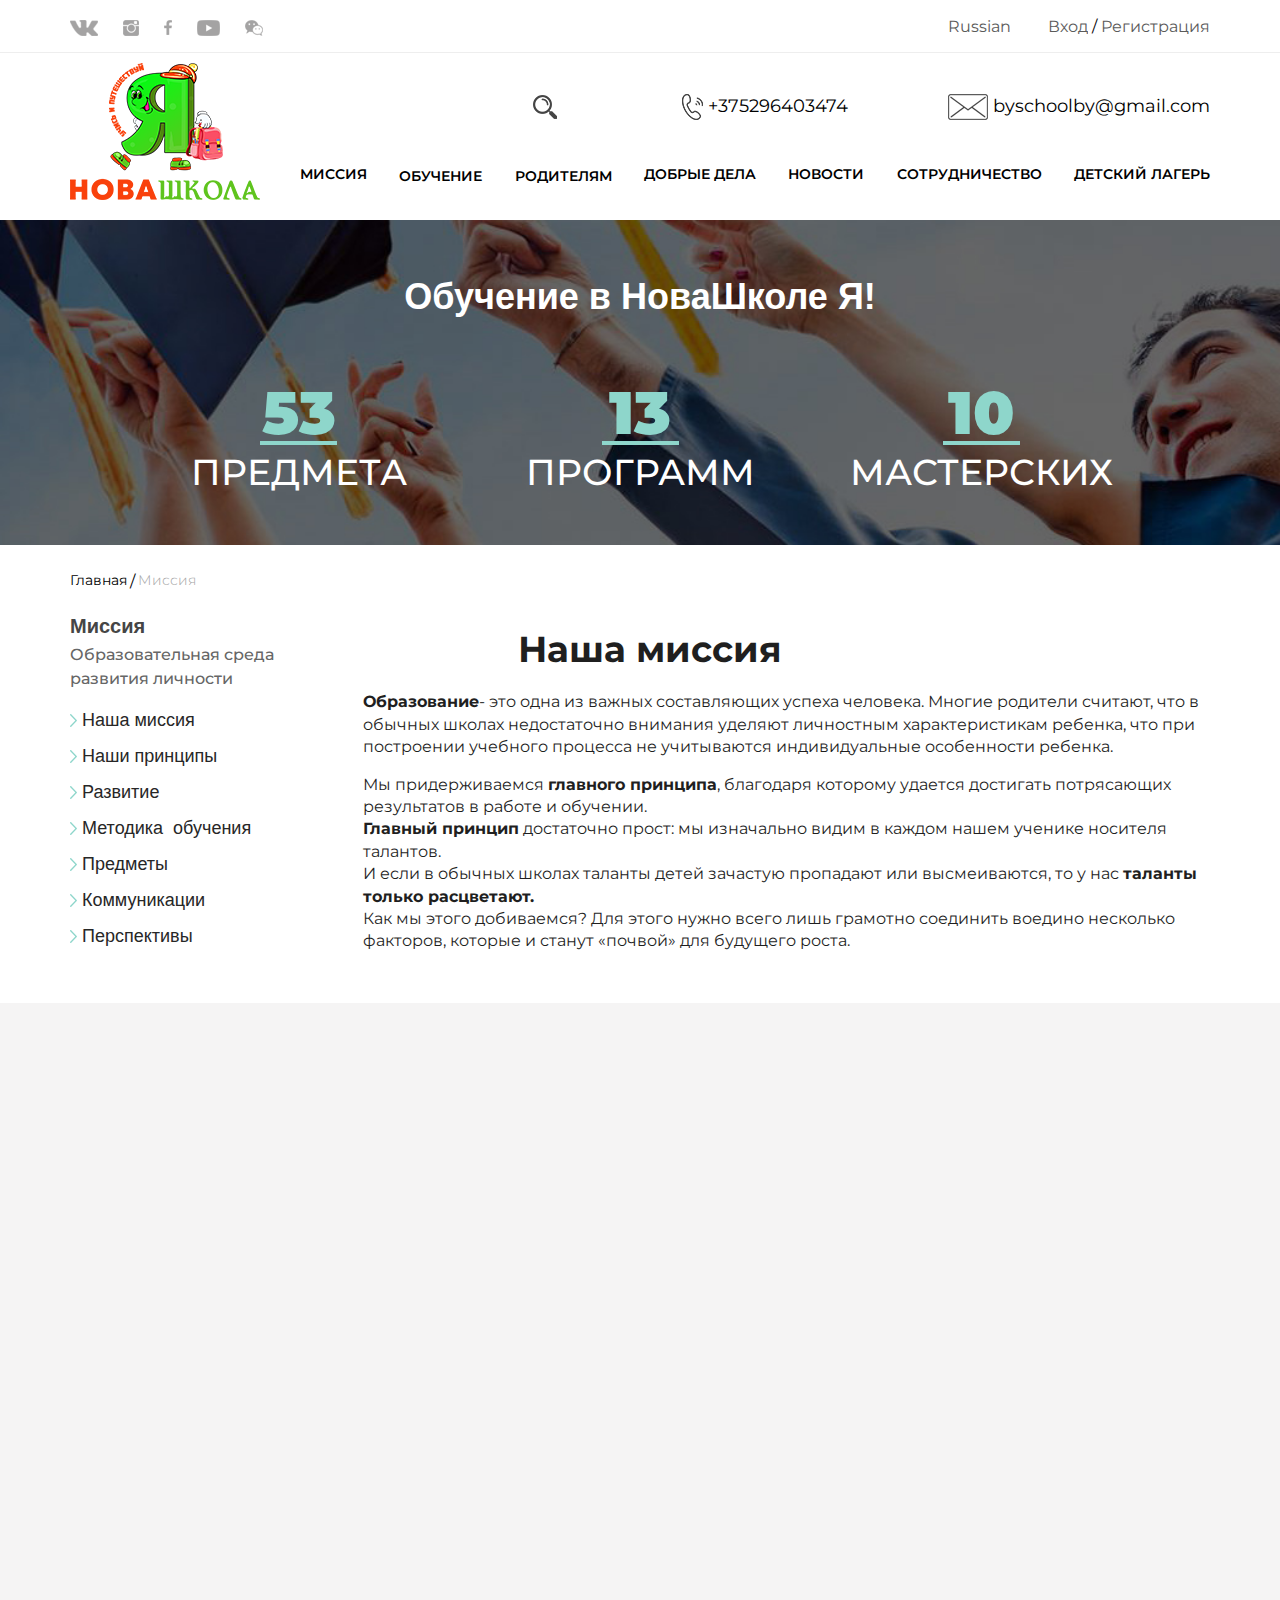
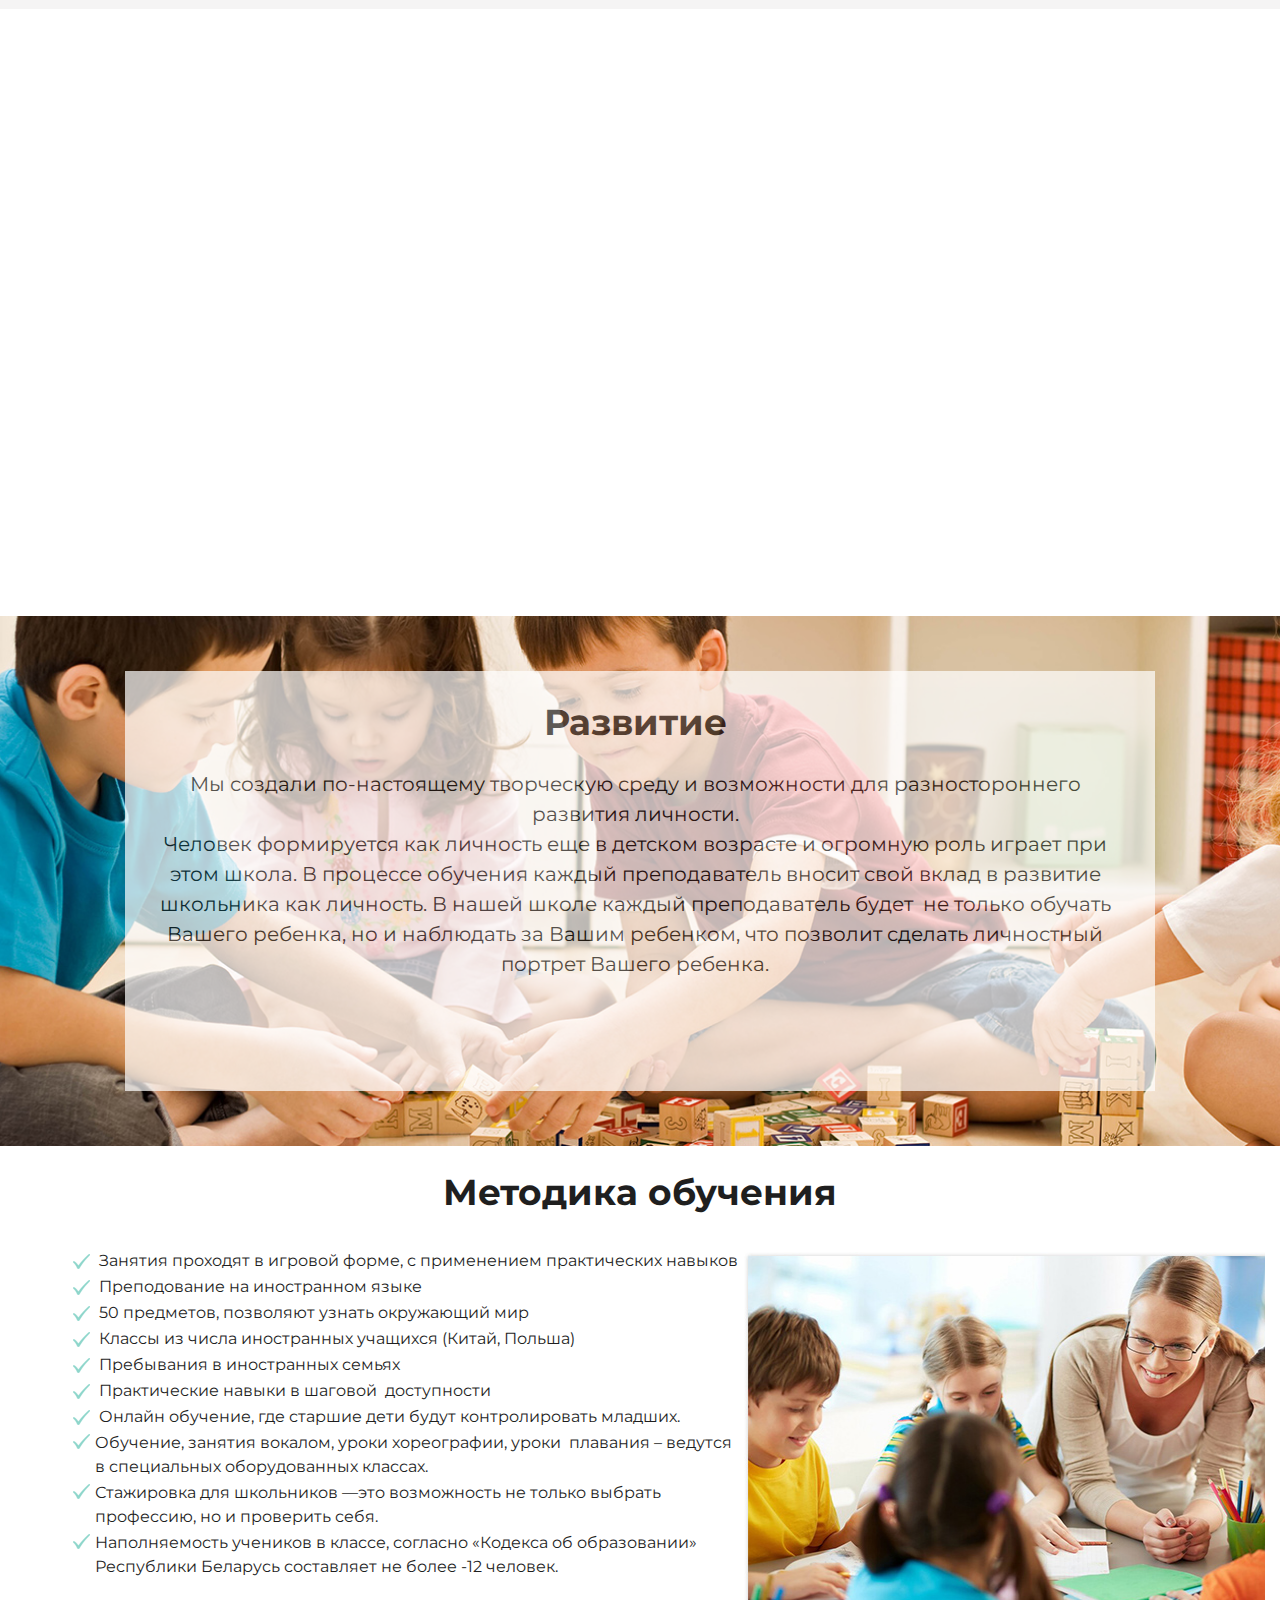
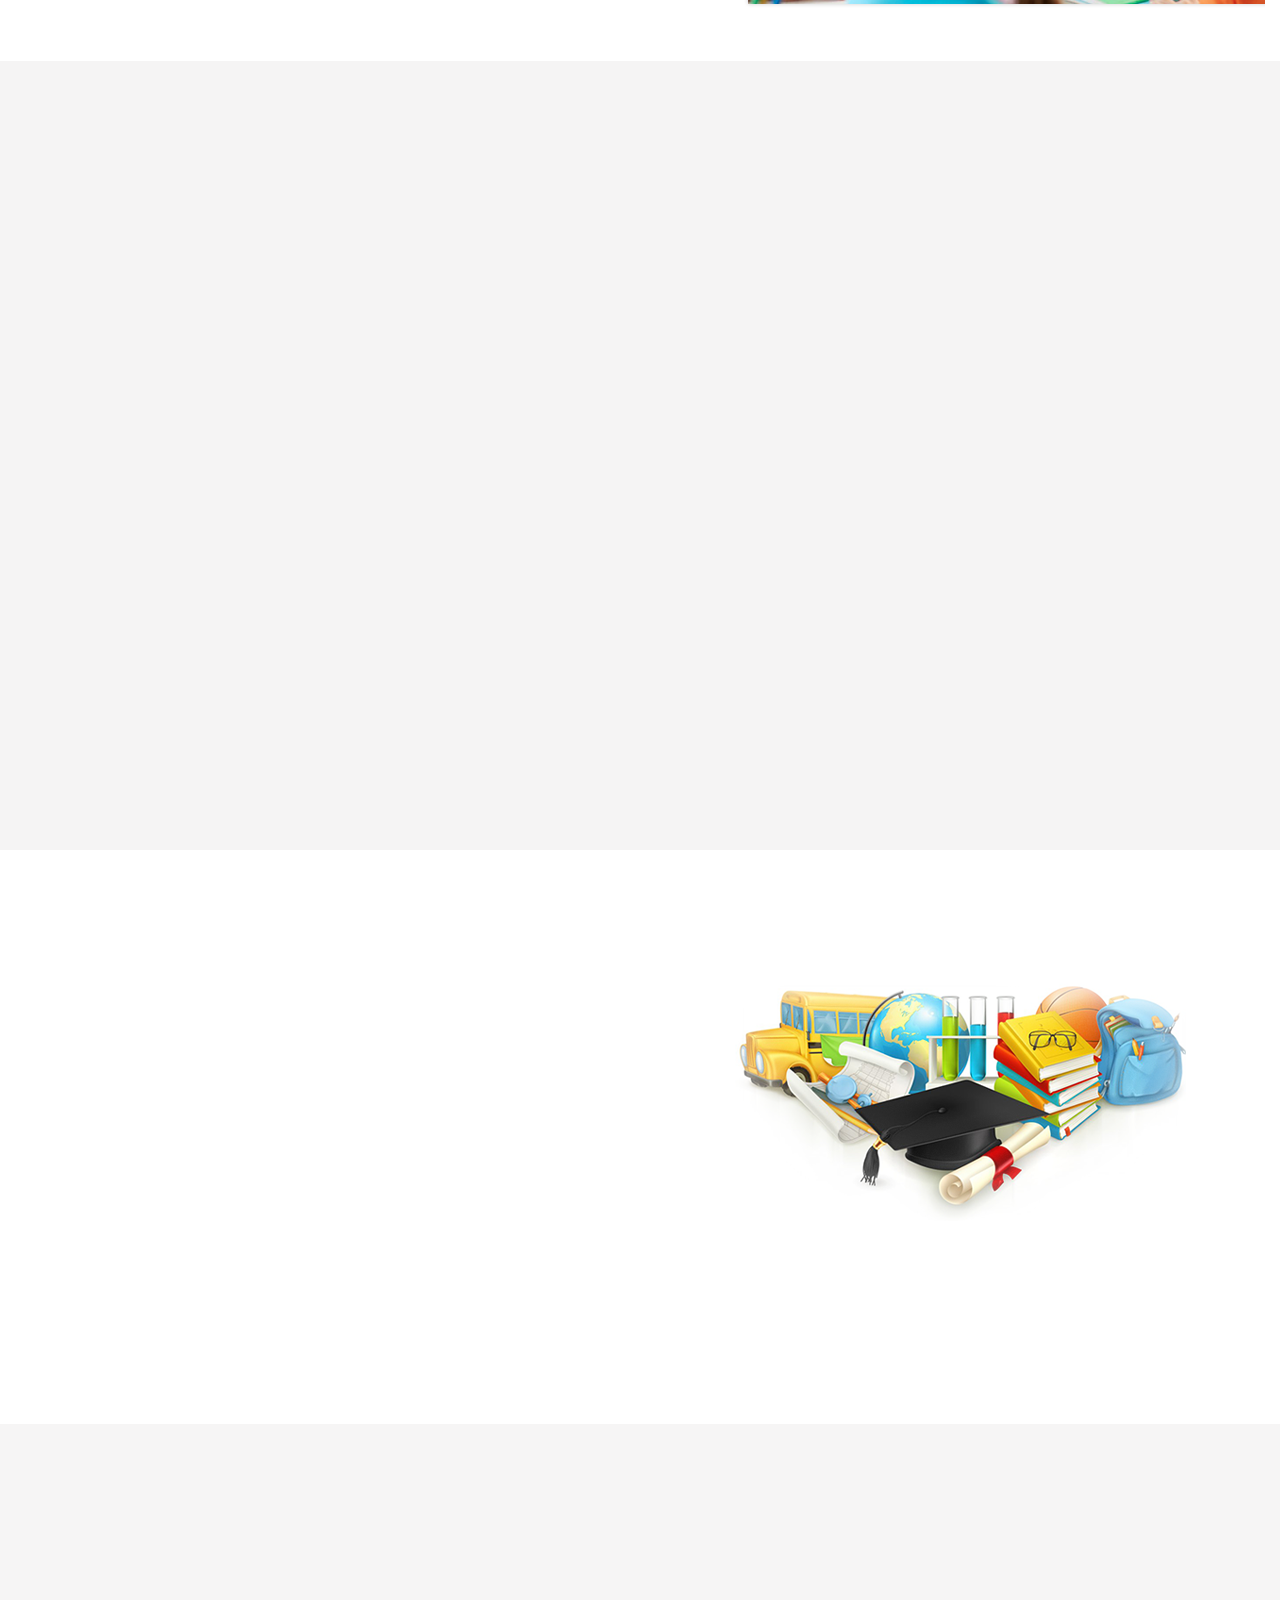
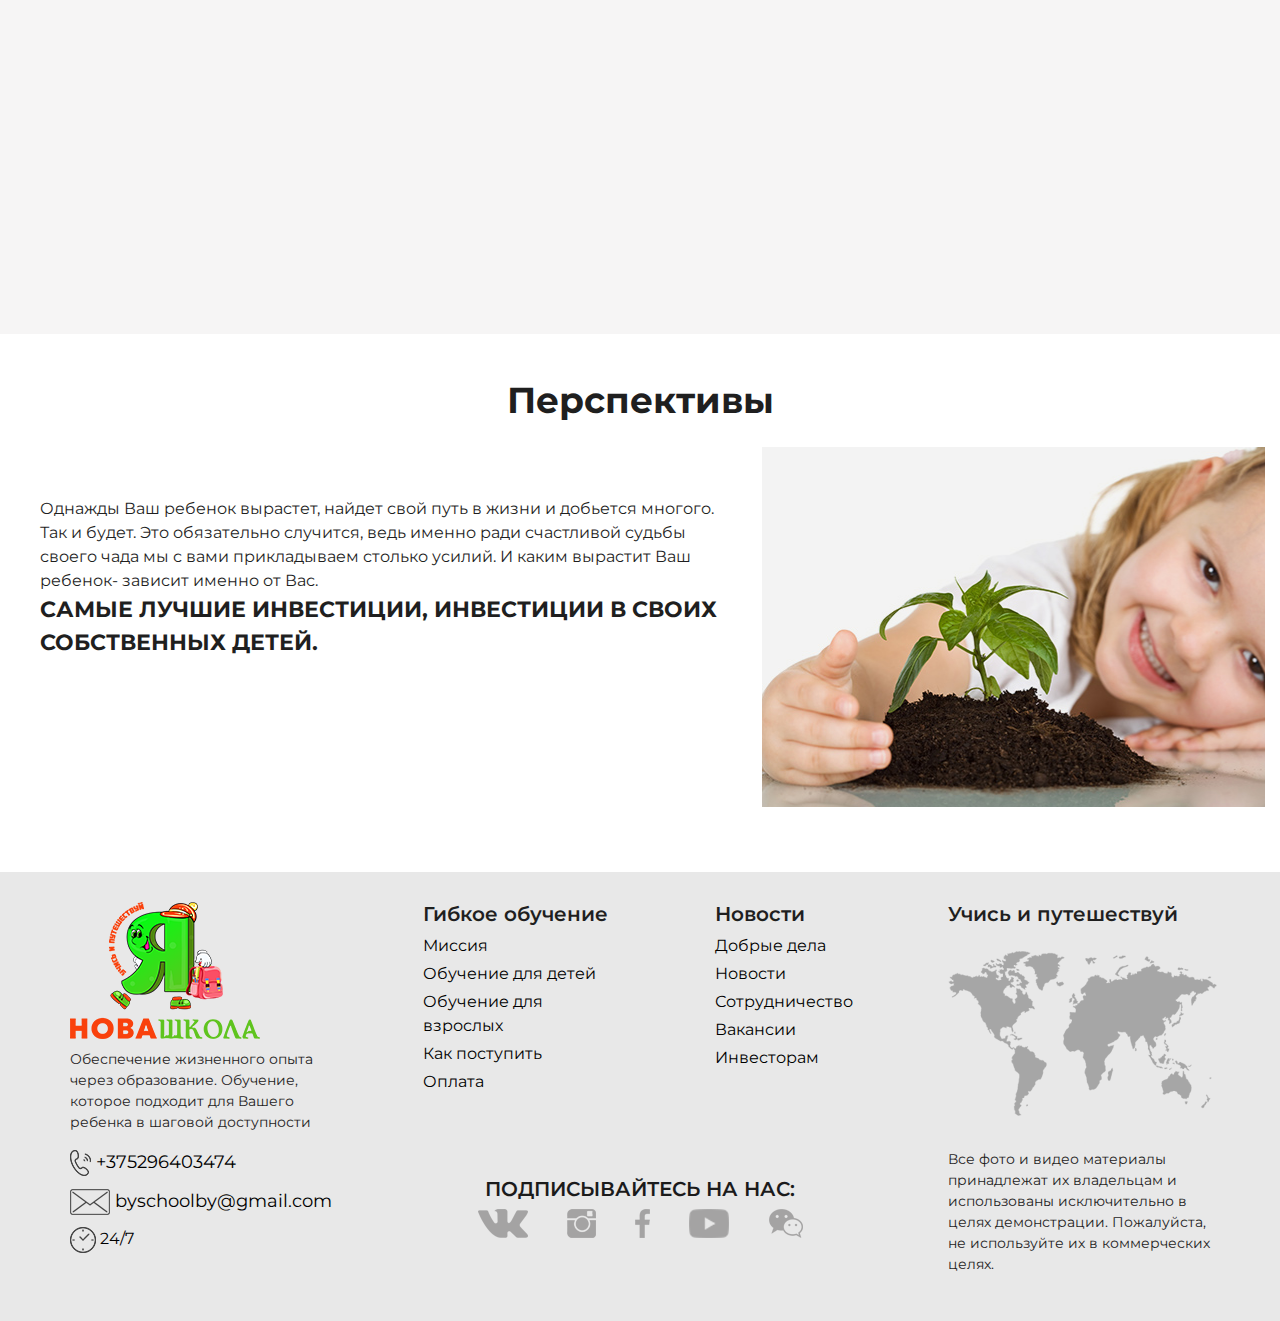
<file: mission.html>
<!DOCTYPE html>
<html lang="ru">
<head>
	<meta charset="UTF-8">
	<meta http-equiv=»X-UA-Compatible» content=»IE=EmulateIE6″>
	<meta name="viewport" content="width=device-width, initial-scale=1">
	<title>Миссия</title>

 <script src="http://html5shiv.googlecode.com/svn/trunk/html5.js"></script> 

	<link rel="stylesheet" href="css/normalize.css">
	<link href="https://fonts.googleapis.com/css2?family=Libre+Baskerville:wght@700&family=Montserrat:ital,wght@0,100;0,200;0,300;0,400;0,500;0,600;0,700;0,800;0,900;1,100;1,200;1,300;1,400;1,500;1,600;1,700;1,800;1,900&display=swap" rel="stylesheet">
	<link rel="stylesheet" href="https://use.fontawesome.com/releases/v5.0.9/css/all.css" integrity="sha384-5SOiIsAziJl6AWe0HWRKTXlfcSHKmYV4RBF18PPJ173Kzn7jzMyFuTtk8JA7QQG1" crossorigin="anonymous">
	<link rel="stylesheet" type="text/css" href="css/slick.css"/>
	<link rel="stylesheet" type="text/css" href="css/slick-theme.css"/>
	<link rel="stylesheet" href="css/bootstrap-reboot.min.css">
	<link rel="stylesheet" href="css/bootstrap.min.css">
	<link rel="stylesheet"href="https://cdnjs.cloudflare.com/ajax/libs/animate.css/4.0.0/animate.min.css"/>
	<link rel="stylesheet" href="css/jquery.arcticmodal-0.3.css">
	<link rel="stylesheet" href="css/main.css">
</head>
<body>


<!-- Menu Collapse -->
	<div class="menu__collapps">
		<nav class="menu menu1 d-none menu-collapse">
			<div class="x menu-open">
				<a href="index.html" class="logo">
							<img src="img/logo_green.png" alt="logo">
						</a>
				<img class="clouse" src="img/x.png" alt="">
			</div>
			<ul class="menu__item">
				<li>
					<a href="index.html" class="menu__link">
						Главная
					</a>
				</li>
				<li>
					<a href="mission.html" class="menu__link">
						Миссия 
					</a>
				</li>
				<li class="dropdown">
					<a href="#" class="menu__link dropbtn">
						Обучение 
						<i class="fas fa-chevron-down"></i>
						<i class="fas fa-chevron-right"></i>
					</a>
					<ul class="dropdown-content">
					  	<li>
					  		<a href="programm.html">
					  			Программа обучения
					  		</a>
					  	</li>
					  	<li>
					  		<a href="cost.html">
					  			Стоимость обучения
					  		</a>
					  	</li>
					  	<li>
					  		<a href="#">
					  		 	Наша команда
					  		</a>
					  	</li>  
					</ul>
				</li>
				<li class="dropdown">
					<a href="#" class="menu__link dropbtn">
						Родителям
						<i class="fas fa-chevron-down"></i>
						<i class="fas fa-chevron-right"></i>
					</a>
					<ul class="dropdown-content">
					  	<li>
					  		<a href="conditions.html">
					  			Условия приёма
					  		</a>
					  	</li>
					</ul>
				</li>
				<li>
					<a href="good.html" class="menu__link">
						Добрые дела 
					</a>
				</li>
				<li>
					<a href="news.html" class="menu__link">
						Новости
					</a>
				</li>
				<li>
					<a href="cooperation.html" class="menu__link">
						Сотрудничество 
					</a>
				</li>
				<li>
					<a href="camp.html" class="menu__link">
						Детский лагерь
					</a>
				</li>
				<li>
					<a href="vacancy.html" class="menu__link">
						Вакансии
					</a>
				</li>
				<li>
					<a href="https://school-i.by/to-investors.pdf" class="menu__link">
						Инвесторам
					</a>
				</li>
			</ul>
			<div class="contacs1">
				<div class="contacs__call">
					<a href="tel:+375296403474" class="call">
						<img src="img/phone_whrite.png" alt="call">
						+375296403474
					</a>
				</div>
				<div class="contacs__email">
					<a href="mailto:bybyschoolby@gmail.com" class="call">
						<img src="img/email_whrite.png" alt="call">
						byschoolby@gmail.com
					</a>
				</div>
			</div>
		</nav>
	</div>
<!-- End Menu Collapse -->


<!---Header--->
	<header id="header" class="header">
		<div class="container-fluid">
			<div class="container">
				<div class="row">
					<div class="col-9 col-sm-5 col-md-4 col-lg-3">
						<div class="social-links">
							<ul class="links">
								<li class="links__item">
									<a href="#" class="links__icon">
										<img src="img/vk.png" alt="">
									</a>
								</li>
								<li class="links__item">
									<a href="#" class="links__icon">
										<img src="img/instagramm.png" alt="">
									</a>
								</li>
								<li class="links__item">
									<a href="#" class="links__icon">
										<img src="img/fasebook.png" alt="">
									</a>
								</li>
								<li class="links__item">
									<a href="#" class="links__icon">
										<img src="img/youtube.png" alt="">
									</a>
								</li>
								<li class="links__item">
									<a href="#" class="links__icon">
										<img src="img/chat.png" alt="">
									</a>
								</li>
							</ul>
						</div>
					</div>
					<div class="col-3 col-sm-2 col-md-4 d-lg-none">
                        <button class="menu-open">
                            <i class="fa fa-bars"></i>
                        </button>
                    </div>
					<div class="col-sm-5 col-md-4 col-lg-3 ml-auto">
						<div class="cabinet">
							<div class="cabinet__lang">
								<span>
									Russian
								</span>
								<a href="#">
									<i class="fas fa-chevron-down"></i>
								</a>
							</div>
							<div class="d-sm-none contacs__search-mob">
								<a href="#" class="call">
									<img src="img/search.png" alt="search">
								</a>
							</div>
							<div class="cabinet__input">
								<a href="#" class="input">Вход</a>
								<span>/</span>
								<a href="#" class="reg">Регистрация</a>
							</div>
						</div>
					</div>
				</div>	
			</div>
		</div>
		<div class="container">
			<div class="row">
				<div class="col-xl-2 col-lg-12">
					<a href="index.html" class="logo">
						<img src="img/logo_green.png" alt="logo">
					</a>
				</div>
				<div class="col-lg-12 col-xl-10">
					<div class="navigation">
						<div class="contacs">
							<div class="contacs__search">
								<a href="#" class="call">
									<img src="img/search.png" alt="search">
								</a>
							</div>
							<div class="contacs__call">
								<a href="tel:+375296403474" class="call">
									<img src="img/call.png" alt="call">
									+375296403474
								</a>
							</div>
							<div class="contacs__email">
								<a href="mailto:bybyschoolby@gmail.com" class="call">
									<img src="img/message.png" alt="call">
									byschoolby@gmail.com
								</a>
							</div>
						</div>
						<nav class="menu d-none d-lg-block">
							<ul class="menu__item">
								<li>
									<a href="mission.html" class="menu__link">
										Миссия 
									</a>
								</li>
								<li class="dropdown">
									<a href="#" class="menu__link dropbtn">
										Обучение 
										<i class="fas fa-chevron-down"></i>
									</a>
									<ul class="dropdown-content">
									  	<li>
									  		<a href="programm.html">
									  			Программа обучения
									  		</a>
									  	</li>
									  	<li>
									  		<a href="cost.html">
									  			Стоимость обучения
									  		</a>
									  	</li>
									  	<li>
									  		<a href="#">
									  		 	Наша команда
									  		</a>
									  	</li>  
									</ul>
								</li>
								<li class="dropdown">
									<a href="#" class="menu__link dropbtn">
										Родителям
										<i class="fas fa-chevron-down"></i>
									</a>
									<ul class="dropdown-content">
									  	<li>
									  		<a href="conditions.html">
									  			Условия приёма
									  		</a>
									  	</li>
									</ul>
								</li>
								<li>
									<a href="good.html" class="menu__link">
										Добрые дела 
									</a>
								</li>
								<li>
									<a href="news.html" class="menu__link">
										Новости
									</a>
								</li>
								<li>
									<a href="cooperation.html" class="menu__link">
										Сотрудничество 
									</a>
								</li>
								<li>
									<a href="camp.html" class="menu__link">
										Детский лагерь
									</a>
								</li>
							</ul>
						</nav>
					</div>
				</div>
			</div>
		</div>
	</header>
<!---End Header--->


<!---International--->
<section id="international" class="international">
	<div class="container">
		<div class="row">
			<div class="col-lg-12">
				<h3>
					Обучение в НоваШколе Я!
				</h3>
			</div>
			<div class="col-lg-3 offset-lg-1">
				<div class="quantity">
					<span class="quantity__numeral">
						53
					</span>
					<p class="quantity__text">
						Предмета
					</p>
				</div>
			</div>
			<div class="col-lg-4">
				<div class="quantity">
					<span class="quantity__numeral">
						13
					</span>
					<p class="quantity__text">
						Программ
					</p>
				</div>
			</div>
			<div class="col-lg-3">
				<div class="quantity">
					<span class="quantity__numeral">
						10
					</span>
					<p class="quantity__text">
						Мастерских
					</p>
				</div>
			</div>
		</div>
	</div>
</section>
<!---End International--->

<!---Navi Mission--->
<section id="navi-mission" class="navi-mission">
	<div class="container">
		<div class="row">
			<div class="col-md-3">
				<div class="navi">
					<div class="navi__breach">
						<span class="home">
							<a href="#">
								Главная
							</a>					
						</span>
						/
						<span class="mission">
							Миссия
						</span>
					</div>
					<h5 class="navi__title">
						Миссия
					</h5>
					<p class="navi__text">
						Образовательная среда развития личности 
					</p>
					<nav class="navi__menu">
						<ul class="navi__item">
							<li>
								<img src="img/arrow_blue.png" alt="">
								<a class="go" href="#navi-mission">
									Наша миссия
								</a>
							</li>
							<li>
								<img src="img/arrow_blue.png" alt="">
								<a class="go" href="#principle">
									Наши принципы
								</a>
							</li>
							<li>
								<img src="img/arrow_blue.png" alt="">
								<a class="go" href="#development">
									Развитие
								</a>
							</li>
							<li>
								<img src="img/arrow_blue.png" alt="">
								<a class="go" href="#methodology">
									Методика  обучения
								</a>
							</li>
							<li>
								<img src="img/arrow_blue.png" alt="">
								<a class="go" href="#object">
									Предметы
								</a>
							</li>
							<li>
								<img src="img/arrow_blue.png" alt="">
								<a class="go" href="#comunication">
									Коммуникации
								</a>
							</li>
							<li>
								<img src="img/arrow_blue.png" alt="">
								<a class="go" href="#prospects">
									Перспективы
								</a>
							</li>
						</ul>
					</nav>
				</div>
			</div>
			<div class="col-md-9">
				<div class="aducation">
					<h3 class="aducation__title">
						Наша миссия
					</h3>
					<p class="aducation__text aducation__text-m">
						<strong>Образование</strong>- это одна из важных составляющих успеха человека. Многие родители считают, что в обычных школах недостаточно внимания уделяют личностным характеристикам ребенка, что при построении учебного процесса не учитываются индивидуальные особенности ребенка.
					</p>
					<p class="aducation__text">
						Мы придерживаемся <strong>главного принципа</strong>, благодаря которому удается достигать потрясающих результатов в работе и обучении.
					</p>
					<p class="aducation__text">
						<strong>Главный принцип</strong> достаточно прост: мы изначально видим в каждом нашем ученике носителя талантов.
					</p>
					<p class="aducation__text">
						И если в обычных школах таланты детей зачастую пропадают или высмеиваются, то у нас <strong>таланты только расцветают.</strong>
					</p>
					<p class="aducation__text">
						Как мы этого добиваемся? Для этого нужно всего лишь грамотно соединить воедино несколько факторов, которые и станут «почвой» для будущего роста.
					</p>
				</div>
			</div>
		</div>
	</div>
</section>
<!---End Navi Mission--->


<!---Principle--->
<section id="principle" class="principle">
	<div class="container">
		<div class="row">
			<div class="col-lg-12">
				<h3 class="animate__animated principle__title">
					Наши принципы
				</h3>
				<p class="animate__animated principle__text">
					Мы создали проект «Международная школа нового формата «Я», где реализуются следующие задачи:
				</p>
			</div>
		</div>
		<div class="row">
			<div class="col-md-6 col-lg-4">
				<div class="animate__animated items">
					<div class="items__icon color_1">
						1
					</div>
					<p class="items__text">
						Воспитание «Личности»
					</p>
				</div>
			</div>
			<div class="col-md-6 col-lg-4">
				<div class="animate__animated items">
					<div class="items__icon color_1">
						2
					</div>
					<p class="items__text">
						Развитие самостоятельности
					</p>
				</div>
			</div>
			<div class="col-md-6 col-lg-4">
				<div class="animate__animated items">
					<div class="items__icon color_1">
						3
					</div>
					<p class="items__text">
						Помогаем развивать таланты каждого ребёнка
					</p>
				</div>
			</div>
			<div class="col-md-6 col-lg-4">
				<div class="animate__animated items">
					<div class="items__icon color_2">
						4
					</div>
					<p class="items__text">
						Прививаем любовь и тягу к знаниям
					</p>
				</div>
			</div>
			<div class="col-md-6 col-lg-4">
				<div class="animate__animated items">
					<div class="items__icon color_2">
						5
					</div>
					<p class="items__text">
						Помогаем освоить жизненный опыт
					</p>
				</div>
			</div>
			<div class="col-md-6 col-lg-4">
				<div class="animate__animated items">
					<div class="items__icon color_2">
						6
					</div>
					<p class="items__text">
						Подготовка к решению сложных жизненных задач
					</p>
				</div>
			</div>
			<div class="col-md-6 col-lg-4">
				<div class="animate__animated items">
					<div class="items__icon color_3">
						7
					</div>
					<p class="items__text">
						Доступное обучение для каждого
					</p>
				</div>
			</div>
			<div class="col-md-6 col-lg-4">
				<div class="animate__animated items">
					<div class="items__icon color_3">
						8
					</div>
					<p class="items__text">
						Получение грантов на обучение в зарубежные вузы
					</p>
				</div>
			</div>
			<div class="col-md-6 col-lg-4">
				<div class="animate__animated items">
					<div class="items__icon color_3">
						9
					</div>
					<p class="items__text">
						Возможность обмена и проживания в иностранной семье
					</p>
				</div>
			</div>
			<div class="col-md-6 col-lg-4">
				<div class="animate__animated items">
					<div class="items__icon color_4">
						10
					</div>
					<p class="items__text">
						Прививаем любовь к Родине и к военной службе
					</p>
				</div>
			</div>
			<div class="col-md-6 col-lg-4">
				<div class="animate__animated items">
					<div class="items__icon color_4">
						11
					</div>
					<p class="items__text">
						Возможность общения с друзьями в других странах
					</p>
				</div>
			</div>
			<div class="col-md-6 col-lg-4">
				<div class="animate__animated items">
					<div class="items__icon color_4">
						12
					</div>
					<p class="items__text">
						Программа учись и путешествуй
					</p>
				</div>
			</div>
		</div>
	</div>
</section>
<!---End Principle--->


<!---End Programms--->
<section id="programms" class="programms">
	<div class="container-fluid">
		<div class="row">
			<div class="col-lg-12">
				<h4 class="animate__animated programms__title">
					С помощью программ обучения в школе развиваются лучшие качества и на примерах показываются отрицательные стороны личности:
				</h4>
			</div>
		</div>
		<div class="row">
			<div class="col-md-6 col-lg-6">
				<div class="animate__animated positive">
					<ul class="positive__list">
						<li class="positive__item">
							<img src="img/checkmark.png" alt="">
							Уверенность в себе;
						</li>
						<li class="positive__item">
							<img src="img/checkmark.png" alt="">
							Нацеленность на результат;
						</li>
						<li class="positive__item">
							<img src="img/checkmark.png" alt="">
							Самоконтроль и дисциплина;
						</li>
						<li class="positive__item">
							<img src="img/checkmark.png" alt="">
							Планирование и управление временем;
						</li>
						<li class="positive__item">
							<img src="img/checkmark.png" alt="">
							Трудоспособность;
						</li>
						<li class="positive__item">
							<img src="img/checkmark.png" alt="">
							Коммуникабельность;
						</li>
						<li class="positive__item">
							<img src="img/checkmark.png" alt="">
							Терпение;
						</li>
						<li class="positive__item">
							<img src="img/checkmark.png" alt="">
							Ответственность;
						</li>
						<li class="positive__item">
							<img src="img/checkmark.png" alt="">
							Независимость;
						</li>
						<li class="positive__item">
							<img src="img/checkmark.png" alt="">
							Творческий подход и др.
						</li>
					</ul>
				</div>
			</div>
			<div class="col-md-6 col-lg-2">
				<div class="animate__animated negative">
					<ul class="negative__list">
						<li class="negative__item">
							-Агрессивность
						</li>
						<li class="negative__item">
							-Алчность
						</li>
						<li class="negative__item">
							-Безразличие
						</li>
						<li class="negative__item">
							-Безответственность
						</li>
						<li class="negative__item">
							-Глупость
						</li>
						<li class="negative__item">
							-Гордыня
						</li>
						<li class="negative__item">
							-Грубость
						</li>
						<li class="negative__item">
							-Жадность
						</li>
						<li class="negative__item">
							-Жестокость
						</li>
						<li class="negative__item">
							-Злость
						</li>
						<li class="negative__item">
							-Лживость и др.
						</li>
					</ul>
				</div>
			</div>
			<div class="d-none d-md-block col-lg-4">
				<div class="animate__animated bg-kids"></div>
			</div>
		</div>
	</div>
</section>
<!---End Programms--->


<!---Development--->
<section id="development" class="development">
	<div class="container">
		<div class="row">
			<div class="col-lg-12">
				<div class="develop">
					<h3 class="develop__title">
						Развитие
					</h3>
					<p class="develop__text">
						Мы создали по-настоящему творческую среду и возможности для разностороннего развития личности.
					</p>
					<p class="develop__text">
						Человек формируется как личность еще в детском возрасте и огромную роль играет при этом школа. В процессе обучения каждый преподаватель вносит свой вклад в развитие школьника как личность. В нашей школе каждый преподаватель будет  не только обучать Вашего ребенка, но и наблюдать за Вашим ребенком, что позволит сделать личностный портрет Вашего ребенка.
					</p>
				</div>
			</div>
		</div>
	</div>
</section>
<!---End Development--->


<!---Methodology--->
<section id="methodology" class="methodology">
	<div class="container-fluid">
		<div class="row">
			<div class="col-lg-12">
				<h3 class="methodology__title">
					Методика обучения
				</h3>
			</div>
		</div>
		<div class="row no-gutters">
			<div class="col-lg-7">
				<div class="method">
					<ul class="method__list">
						<li class="method__item">
							<img src="img/blue_checkmark.png" alt="">
							Занятия проходят в игровой форме, с применением практических навыков
						</li>
						<li class="method__item">
							<img src="img/blue_checkmark.png" alt="">
							Преподование на иностранном языке
						</li>
						<li class="method__item">
							<img src="img/blue_checkmark.png" alt="">
							50 предметов, позволяют узнать окружающий мир
						</li>
						<li class="method__item">
							<img src="img/blue_checkmark.png" alt="">
							Классы из числа иностранных учащихся (Китай, Польша)
						</li>
						<li class="method__item">
							<img src="img/blue_checkmark.png" alt="">
							Пребывания в иностранных семьях
						</li>
						<li class="method__item">
							<img src="img/blue_checkmark.png" alt="">
							Практические навыки в шаговой  доступности  
						</li>
						<li class="method__item">
							<img src="img/blue_checkmark.png" alt="">
							Онлайн обучение, где старшие дети будут контролировать младших.
						</li>
						<li class="method__item" style="display: flex;">
							<img src="img/blue_checkmark.png" alt="" style="height: 15px;margin-top: 3px;">
							<div>
								Обучение, занятия вокалом, уроки хореографии, уроки  плавания – ведутся в специальных оборудованных классах.
							</div>
						</li>
						<li class="method__item" style="display: flex;">
							<img src="img/blue_checkmark.png" alt="" style="height: 15px;margin-top: 3px;">
							Стажировка для школьников —это возможность не только выбрать профессию, но и проверить себя.
						</li>
						<li class="method__item" style="display: flex;">
							<img src="img/blue_checkmark.png" alt="" style="height: 15px;margin-top: 3px;">
							Наполняемость учеников в классе, согласно «Кодекса об образовании» Республики Беларусь составляет не более -12 человек.
						</li>
					</ul>
				</div>
			</div>
			<div class="d-none d-md-block col-lg-5">
				<div class="bg_method"></div>
			</div>
		</div>
	</div>
</section>
<!---End Methodology--->

<!---Object--->
<section id="object" class="object">
	<div class="container">
		<div class="row">
			<div class="col-lg-12">
				<h3 class="animate__animated odj__title">
					Предметы
				</h3>
				<p class="animate__animated odj__text">
					Помимо пройденного материала в средней школе основных предметов (математики,химии, биологии, и т.д.) ведётся преподавание более 50 предметов (направлений), включающих следующее:
				</p>
			</div>
		</div>
		<div class="row">
			<div class="col-md-6 col-lg-3">
				<div class="animate__animated odject__items">
					<div class="odject__icon color_1">
						1
					</div>
					<p class="odject__text">
						Выполнение домашних заданий в игровой форме 
					</p>
				</div>
			</div>
			<div class="col-md-6 col-lg-3">
				<div class="animate__animated odject__items">
					<div class="odject__icon color_1">
						2
					</div>
					<p class="odject__text">
						Изучение иностранного языка
					</p>
				</div>
			</div>
			<div class="col-md-6 col-lg-3">
				<div class="animate__animated odject__items">
					<div class="odject__icon color_1">
						3
					</div>
					<p class="odject__text">
						Этика семьи в игровой форме
					</p>
				</div>
			</div>
			<div class="col-md-6 col-lg-3">
				<div class="animate__animated odject__items">
					<div class="odject__icon color_1">
						4
					</div>
					<p class="odject__text">
						Изучение основ военного дела
					</p>
				</div>
			</div>
			<div class="col-md-6 col-lg-3">
				<div class="animate__animated odject__items">
					<div class="odject__icon color_2">
						5
					</div>
					<p class="odject__text">
						Школа выживания
					</p>
				</div>
			</div>
			<div class="col-md-6 col-lg-3">
				<div class="animate__animated odject__items">
					<div class="odject__icon color_2">
						6
					</div>
					<p class="odject__text">
						Решение логических задач
					</p>
				</div>
			</div>
			<div class="col-md-6 col-lg-3">
				<div class="animate__animated odject__items">
					<div class="odject__icon color_2">
						7
					</div>
					<p class="odject__text">
						Занятие театром, хореографией по интересам
					</p>
				</div>
			</div>
			<div class="col-md-6 col-lg-3">
				<div class="animate__animated odject__items">
					<div class="odject__icon color_2">
						8
					</div>
					<p class="odject__text">
						Уроки эстетики
					</p>
				</div>
			</div>
			<div class="col-md-6 col-lg-3">
				<div class="animate__animated odject__items">
					<div class="odject__icon color_3">
						9
					</div>
					<p class="odject__text">
						Основы медицины
					</p>
				</div>
			</div>
			<div class="col-md-6 col-lg-3">
				<div class="animate__animated odject__items">
					<div class="odject__icon color_3">
						10
					</div>
					<p class="odject__text">
						Финансовая грамотность
					</p>
				</div>
			</div>
			<div class="col-md-6 col-lg-3">
				<div class="animate__animated odject__items">
					<div class="odject__icon color_3">
						11
					</div>
					<p class="odject__text">
						Экономика
					</p>
				</div>
			</div>
			<div class="col-md-6 col-lg-3">
				<div class="animate__animated odject__items">
					<div class="odject__icon color_3">
						12
					</div>
					<p class="odject__text">
						Моделирование
					</p>
				</div>
			</div>
			<div class="col-md-6 col-lg-3">
				<div class="animate__animated odject__items">
					<div class="odject__icon color_4">
						13
					</div>
					<p class="odject__text">
						Основы этикета
					</p>
				</div>
			</div>
			<div class="col-md-6 col-lg-3">
				<div class="animate__animated odject__items">
					<div class="odject__icon color_4">
						14
					</div>
					<p class="odject__text">
						Кулинарные мастер-классы
					</p>
				</div>
			</div>
			<div class="col-md-6 col-lg-3">
				<div class="animate__animated odject__items">
					<div class="odject__icon color_4">
						15
					</div>
					<p class="odject__text">
						Креативное программирование
					</p>
				</div>
			</div>
			<div class="col-md-6 col-lg-3">
				<div class="animate__animated odject__items">
					<div class="odject__icon color_4">
						16
					</div>
					<p class="odject__text">
						Школа кино и блоггинга
					</p>
				</div>
			</div>
			<div class="col-md-6 col-lg-3">
				<div class="animate__animated odject__items">
					<div class="odject__icon color_5">
						17
					</div>
					<p class="odject__text">
						Промышленый дизайн
					</p>
				</div>
			</div>
			<div class="col-md-6 col-lg-3">
				<div class="animate__animated odject__items">
					<div class="odject__icon color_5">
						18
					</div>
					<p class="odject__text">
						Основы международной торговли
					</p>
				</div>
			</div>
			<div class="col-md-6 col-lg-3">
				<div class="animate__animated odject__items">
					<div class="odject__icon color_5">
						19
					</div>
					<p class="odject__text">
						Правоведение
					</p>
				</div>
			</div>
			<div class="col-md-6 col-lg-3">
				<div class="animate__animated odject__items">
					<div class="odject__icon color_5">
						20
					</div>
					<p class="odject__text">
						Маркетинг
					</p>
				</div>
			</div>
		</div>
	</div>
</section>
<!---End Object--->


<!---Attention--->
<section id="attention" class="attention">
	<div class="container">
		<div class="row">
			<div class="col-lg-12">
				<h4 class="animate__animated attention__ttile1">
					Большое внимание уделяем подготовке школьников к Централизованному тестирванию по выбранным предметам
				</h4>
			</div>
		</div>
		<div class="row no-gutters">
			<div class="col-sm-6 col-md-4 col-lg-3">
				<div class="lessons">
					<ul class="animate__animated lessons__list">
						<li class="lessons__item">
							Русский язык
						</li>
						<li class="lessons__item">
							Русская литература
						</li>
						<li class="lessons__item">
							Белорусский язык
						</li>
						<li class="lessons__item">
							Белорусская литература
						</li>
					</ul>
				</div>
			</div>
			<div class="col-sm-6 col-md-4 col-lg-2">
				<ul class="animate__animated lessons__list">
					<li class="lessons__item">
						Иностранный язык
					</li>
					<li class="lessons__item">
						Математика
					</li>
					<li class="lessons__item">
						История Беларуси
					</li>
					<li class="lessons__item">
						География
					</li>
				</ul>
			</div>
			<div class="col-sm-6 col-md-4 col-lg-2">
				<ul class="animate__animated lessons__list3">
					<li class="lessons__item">
						Биология
					</li>
					<li class="lessons__item">
						Физика
					</li>
					<li class="lessons__item">
						Химия
					</li>
				</ul>
			</div>
			<div class="col-lg-5">
				<img class="animate__animated" src="img/aykan.png" alt="">
			</div>
		</div>
		<div class="row">
			<div class="col-lg-12">
				<h4 class="animate__animated attention__ttile2">
					Творческие и спортивные мастерские:
				</h4>
			</div>
		</div>
		<div class="row no-gutters">
			<div class="col-sm-6 col-md-4 col-lg-3">
				<ul class="animate__animated lessons__list3">
					<li class="lessons__item">
						Театральная студия
					</li>
					<li class="lessons__item">
						Студия Вокала
					</li>
				</ul>
			</div>
			<div class="col-sm-6 col-md-4 col-lg-2">
				<ul class="animate__animated lessons__list3">
					<li class="lessons__item">
						Хореография
					</li>
					<li class="lessons__item">
						Гончарное дело
					</li>
				</ul>
			</div>
			<div class="col-sm-6 col-md-4 col-lg-3">
				<ul class="animate__animated lessons__list3">
					<li class="lessons__item">
						Изобразительное искусство
					</li>
					<li class="lessons__item">
						Школа Сказки
					</li>
				</ul>				
			</div>
			<div class="col-sm-6 col-md-4 col-lg-1">
				<ul class="animate__animated lessons__list3">
					<li class="lessons__item">
						Бассейн
					</li>
					<li class="lessons__item">
						Фитнес
					</li>
				</ul>
			</div>
			<div class="col-sm-6 col-md-4 col-lg-2 offset-lg-1">
				<ul class="animate__animated lessons__list3">
					<li class="animate__animated lessons__item">
						Теннис
					</li>
					<li class="lessons__item">
						Боевые искусства
					</li>
				</ul>
			</div>
		</div>
	</div>
</section>
<!---End Attention--->


<!---Comunication--->
<section id="comunication" class="comunication">
	<div class="container-fluid">
		<div class="row no-gutters">
			<div class="d-none d-lg-block col-lg-7">
				<div class="animate__animated comunication-bg"></div>
			</div>
			<div class="col-lg-5 ml-auto">
				<div class="animate__animated comunication__list">
					<h3 class="comunication__title">
						Коммуникации
					</h3>
					<p class="comunication__text">
						Международная школа нового формата «Я»  – не просто школа. Это совокупность активностей, курсов и мероприятий для развития полезных социальных навыков и индивидуальности у детей
					</p>
					<div class="comunication__help">
						<h5>
							Программа помогает:
						</h5>
						<ul class="comunication__items">
							<li class="comunication__item">
								<img src="img/blue_checkmark.png" alt="">
								развивать личность;
							</li>
							<li class="comunication__item">
								<img src="img/blue_checkmark.png" alt="">
								развивать уверенность в себе;
							</li>
							<li class="comunication__item">
								<img src="img/blue_checkmark.png" alt="">
								уметь делать выбор;
							</li>
							<li class="comunication__item">
								<img src="img/blue_checkmark.png" alt="">
								уметь планировать
							</li>
						</ul>
					</div>
				</div>
			</div>
			<div class="d-lg-none col-lg-7">
				<div class="animate__animated comunication-bg"></div>
			</div>
		</div>
	</div>
</section>
<!---End Comunication--->


<!---Prospects--->
<section id="prospects" class="prospects">
	<div class="container-fluid">
		<div class="row">
			<div class="col-lg-12">
				<h3>
					Перспективы
				</h3>
			</div>
		</div>
		<div class="row">
			<div class="col-lg-7">
				<div class="prospect">
					<p class="prospects__text">
						Однажды Ваш ребенок вырастет, найдет свой путь в жизни и добьется многого. Так и будет. Это обязательно случится, ведь именно ради счастливой судьбы своего чада мы с вами прикладываем столько усилий. И каким вырастит Ваш ребенок- зависит именно от Вас.
					</p>
					<p class="prospects__text2">
						Самые лучшие инвестиции, инвестиции в своих собственных детей.
					</p>
				</div>
			</div>
			<div class="col-lg-5">
				<div class="bg_perspective"></div>
			</div>
		</div>
	</div>
</section>
<!---End Prospects--->


<!---Footer--->
<footer id="footer" class="footer">
	<div class="container">
		<div class="row">
			<div class="col-lg-3">
				<div class="footer__logo">
					<a href="index.html" class="logo">
						<img src="img/logo_green.png" alt="logo">
					</a>
					<p class="logo-footer__text">
						Обеспечение жизненного опыта через образование. Обучение, которое подходит для Вашего ребенка в шаговой доступности
					</p>
				</div>
			</div>
			<div class="col-md-6 col-lg-3 d-none d-lg-block">
				<div class="footer-menu">
					<nav class="menu-left">
						<h6>
							Гибкое обучение
						</h6>
						<ul class="menu-left__item">
							<li>
								<a href="mission.html">
									Миссия
								</a>
							</li>	
							<li>
								<a href="cost.html">
									Обучение для детей
								</a>
							</li>
							<li>
								<a href="cost.html">
									Обучение для взрослых
								</a>
							</li>
							<li>
								<a href="conditions.html">
									Как поступить
								</a>
							</li>
							<li>
								<a href="#">
									Оплата
								</a>
							</li>
						</ul>
					</nav>
				</div>
			</div>
			<div class="col-md-6 col-lg-3 d-none d-lg-block">
				<div class="footer-menu">
					<nav class="menu-right">
						<h6>
							Новости
						</h6>
						<ul class="menu-left__item">
							<li>
								<a href="good.html">
									Добрые дела
								</a>
							</li>	
							<li>
								<a href="news.html">
									Новости
								</a>
							</li>
							<li>
								<a href="cooperation.html">
									Сотрудничество
								</a>
							</li>
							<li>
								<a href="vacancy.html">
									Вакансии
								</a>
							</li>
							<li>
								<a href="https://school-i.by/to-investors.pdf">
									Инвесторам
								</a>
							</li>
						</ul>
					</nav>
				</div>
			</div>
			<div class="d-none d-md-block col-md-12 col-lg-3">
				<div class="map">
					<h6>
						Учись и путешествуй
					</h6>
					<img src="img/map.png" alt="">
				</div>
			</div>
		</div>
		<div class="row">
			<div class="col-md-6 offset-md-4 offset-lg-0 col-lg-3">
				<div class="footer__contacs">
					<div class="contacs__call contacs__call-footer">
						<a href="tel:+375296403474" class="call">
							<img src="img/call.png" alt="call">
							+375296403474
						</a>
					</div>
					<div class="contacs__email contacs__email-footer">
						<a href="#" class="call">
							<img src="img/message.png" alt="call">
							byschoolby@gmail.com
						</a>
					</div>
					<div class="contacs__clock">
						<img src="img/clock_footer.png" alt="">
						24/7
					</div>
				</div>
				<div class="footer__contacs1">
					<div class="contacs__call contacs__call-footer">
						<a href="#" class="call">
							<img src="img/call.png" alt="call">
							+375296403474
						</a>
						<div class="contacs__clock">
							<img src="img/clock_footer.png" alt="">
							24/7
						</div>
					</div>
					<div class="contacs__email contacs__email-footer">
						<a href="#" class="call">
							<img src="img/message.png" alt="call">
							byschoolby@gmail.com
						</a>
					</div>
				</div>
			</div>
			<div class="d-md-none col-md-12 col-lg-3">
				<div class="map">
					<h6>
						Учись и путешествуй
					</h6>
					<img src="img/map.png" alt="">
				</div>
			</div>
			<div class="col-lg-6">
				<h6 class="icon-title">
					Подписывайтесь на нас:
				</h6>
				<ul class="links links-footer">
					<li class="links__item">
						<a href="#" class="links__icon">
							<img src="img/f-vk.png" alt="">
						</a>
					</li>
					<li class="links__item">
						<a href="#" class="links__icon">
							<img src="img/f-inst.png" alt="">
						</a>
					</li>
					<li class="links__item">
						<a href="#" class="links__icon">
							<img src="img/f-fac.png" alt="">
						</a>
					</li>
					<li class="links__item">
						<a href="#" class="links__icon">
							<img src="img/f-you.png" alt="">
						</a>
					</li>
					<li class="links__item">
						<a href="#" class="links__icon">
							<img src="img/f-chat.png" alt="">
						</a>
					</li>
				</ul>
			</div>
			<div class="col-lg-3">
				<p class="logo-footer__text logo-footer__text2">
					Все фото и видео материалы принадлежат их владельцам и использованы исключительно в целях демонстрации. Пожалуйста, не используйте их в коммерческих целях.
				</p>
			</div>
		</div>
	</div>
</footer>
<!---End Footer--->


<!---Box-modal--->
	<div style="display: none;">
	    <div class="box-modal box-modal1" id="exampleModal-input">
	    	<div class="menu-clouse">
	    		<div class="box-modal_close arcticmodal-close"><img class="cl" src="img/x.png" alt=""></div>
			</div>
	    	<a href="index.html" class="logo">
				<img src="img/logo_green.png" alt="logo">
			</a>
			<div class="buttons">
				<a href="#" class="button__student tablink active tablink-1" onclick="openCity(event, '100')">
					Для учениа
				</a>
				<a href="#" class="button__teacher tablink tablink-2" onclick="openCity(event, '200')">
					Для учителя
				</a>
			</div>
			<div id="100" class="m-form tabcontent" style="display: block">
				<input type="email" class="mail" name="mail" placeholder="Ваш e-mail">
				<input type="password" class="pass" name="pass" placeholder="Ваш пароль">
				<a href="#" class="form__button">
					Войти
				</a>
			</div>
			<div id="200" class="m-form tabcontent">
				<input type="email" class="mail" name="mail" placeholder="Ваш e-mail">
				<input type="password" class="pass" name="pass" placeholder="Ваш пароль">
				<a href="#" class="form__button">
					Войти
				</a>
			</div>
			<div class="pass-reg pass-reg1">
				<a href="#" class="password">
					Забыли пароль?
				</a>
				<a href="#" class="regist">
					зарегестрироваться
				</a>
			</div>
	    </div>
	</div>

	<div style="display: none;">
	    <div class="box-modal" id="exampleModal-reg">
	    	<div class="menu-clouse">
	    		<div class="box-modal_close arcticmodal-close"><img class="cl" src="img/x.png" alt=""></div>
			</div>
	    	<a href="index.html" class="logo">
				<img src="img/logo_green.png" alt="logo">
			</a>
			<div class="buttons">
				<a href="#" class="button__student tablink active tablink-1" onclick="openCity(event, '101')">
					Для ученика
				</a>
				<a href="#" class="button__teacher tablink tablink-2" onclick="openCity(event, '202')">
					Для учителя
				</a>
			</div>
			<div id="101" class="m-form tabcontent" style="display: block;">
				<input type="email" class="mail" name="mail" placeholder="Ваш e-mail">
				<input type="password" class="pass" name="pass" placeholder="Ваш пароль">
				<input type="tel" class="phone tel" name="phone" placeholder="Ваш телефон">
				<a href="#" class="form__button">
					Зарегестрироваться
				</a>
			</div>
			<div id="202" class="m-form tabcontent">
				<input type="email" class="mail" name="mail" placeholder="Ваш e-mail">
				<input type="password" class="pass" name="pass" placeholder="Ваш пароль">
				<input type="tel" class="phone tel" name="phone" placeholder="Ваш телефон">
				<a href="#" class="form__button">
					Зарегестрироваться
				</a>
			</div>
			<div class="pass-reg">
				<a href="#" class="password">
					Забыли пароль?
				</a>
			</div>
	    </div>
	</div>
<!---End Box-modal--->


	<script src="js/jquery-3.3.1.min.js"></script>
	<script src="js/jquery.arcticmodal-0.3.min.js"></script>
	<script src="js/arctikmodal.js"></script>
	<script src="js/slick.min.js"></script>
	<script src="js/tabs.js"></script>
	<script src="js/tabs2.js"></script>
	<script src="js/slick2.js"></script>
	<script src="js/main.js"></script>
</body>
</html>
</file>
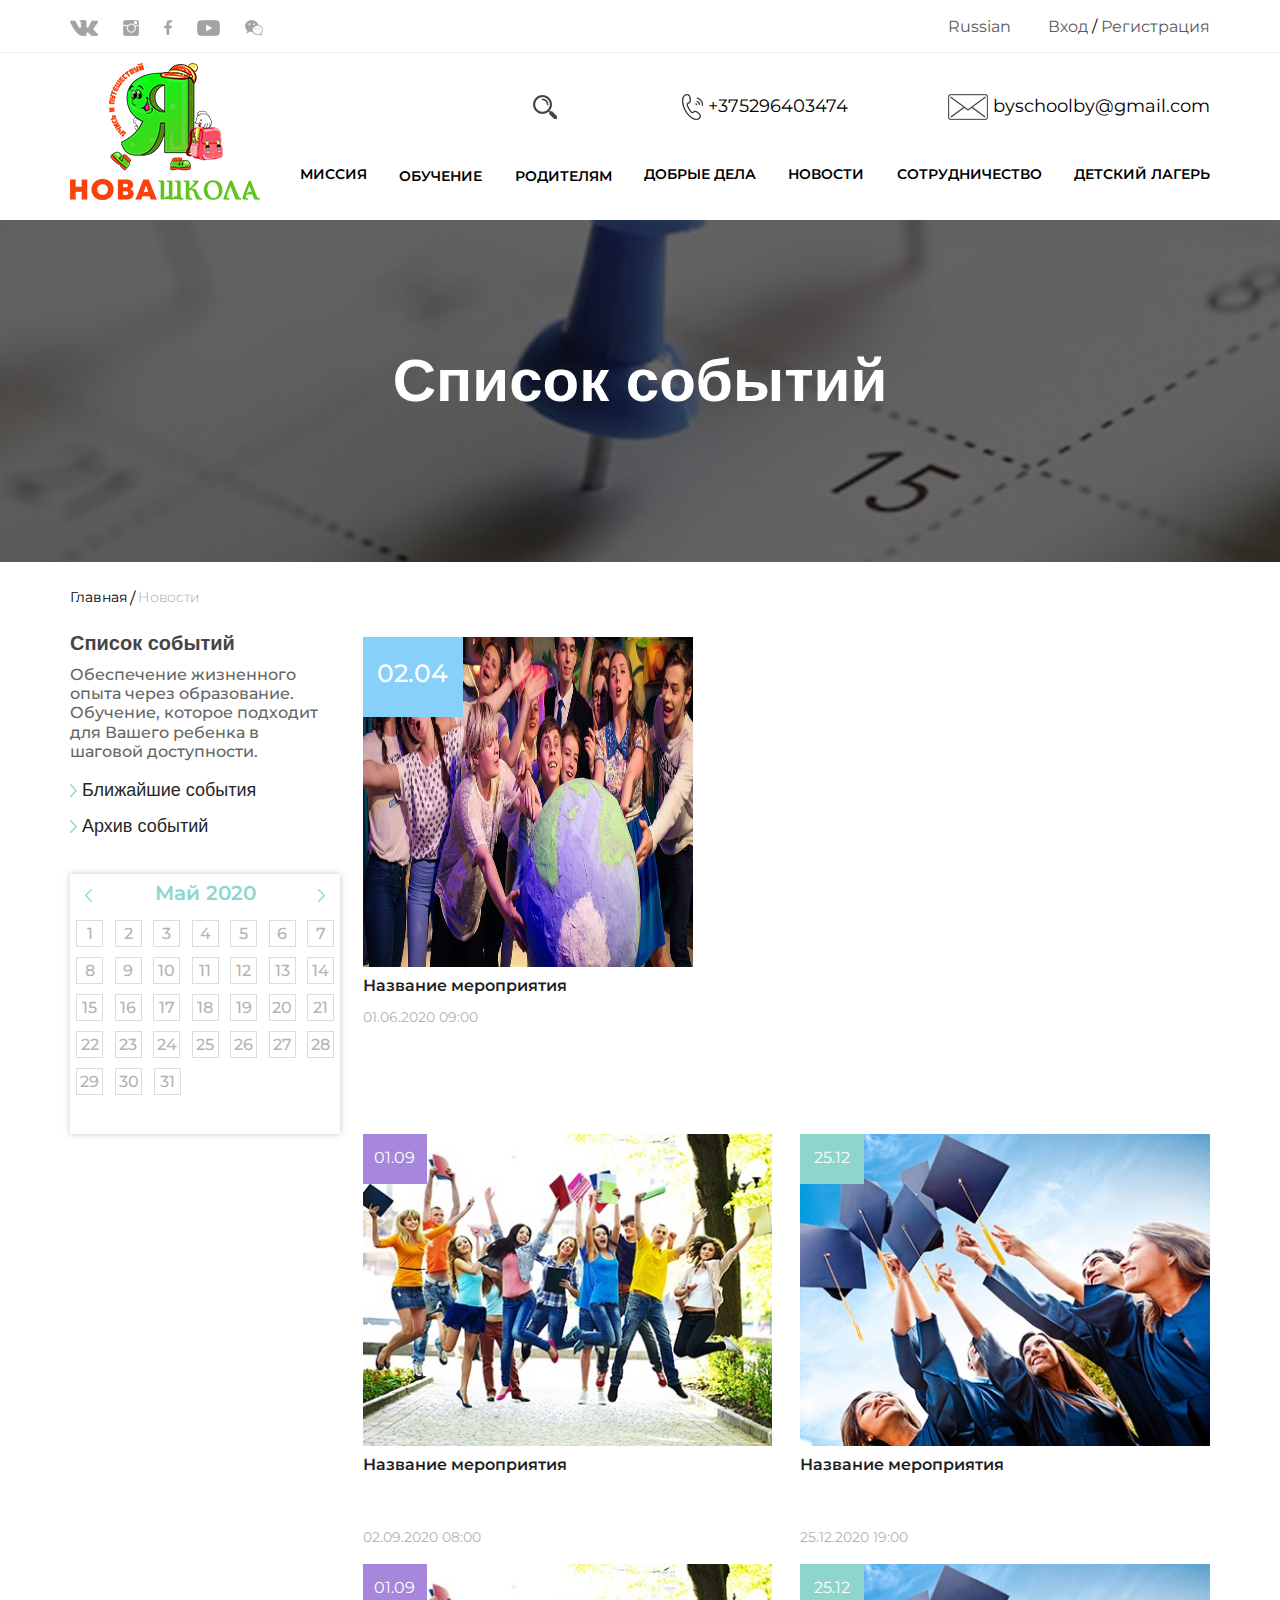
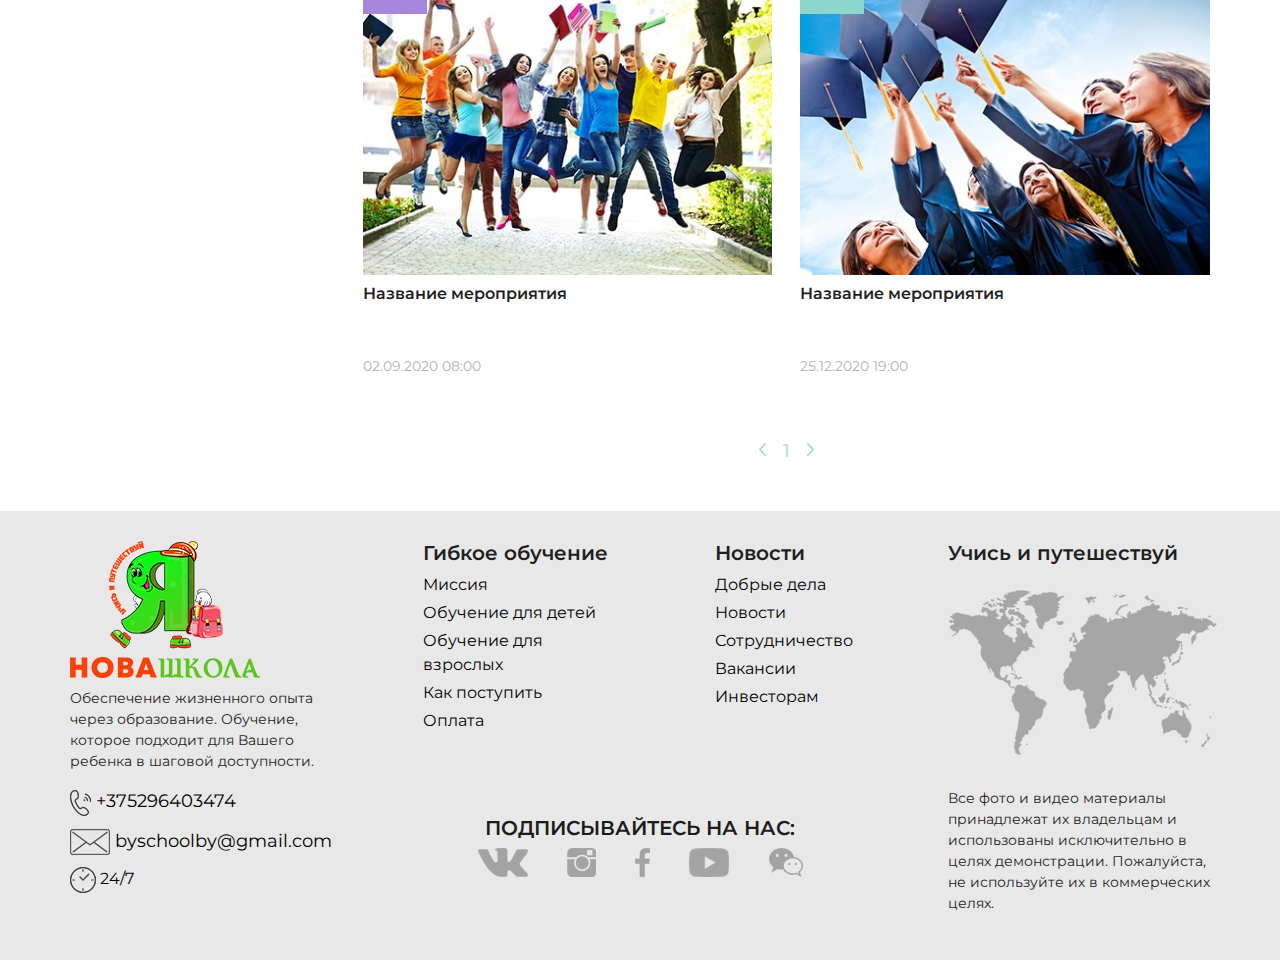
<file: news.html>
<!DOCTYPE html>
<html lang="ru">
<head>
	<meta charset="UTF-8">
	<meta http-equiv=»X-UA-Compatible» content=»IE=EmulateIE6″>
	<meta name="viewport" content="width=device-width, initial-scale=1">
	<title>Новости</title>

 <script src="http://html5shiv.googlecode.com/svn/trunk/html5.js"></script> 

	<link rel="stylesheet" href="css/normalize.css">
	<link href="https://fonts.googleapis.com/css2?family=Libre+Baskerville:wght@700&family=Montserrat:ital,wght@0,100;0,200;0,300;0,400;0,500;0,600;0,700;0,800;0,900;1,100;1,200;1,300;1,400;1,500;1,600;1,700;1,800;1,900&display=swap" rel="stylesheet">
	<link rel="stylesheet" href="https://use.fontawesome.com/releases/v5.0.9/css/all.css" integrity="sha384-5SOiIsAziJl6AWe0HWRKTXlfcSHKmYV4RBF18PPJ173Kzn7jzMyFuTtk8JA7QQG1" crossorigin="anonymous">
	<link rel="stylesheet" type="text/css" href="css/slick.css"/>
	<link rel="stylesheet" type="text/css" href="css/slick-theme.css"/>
	<link rel="stylesheet" href="css/bootstrap-reboot.min.css">
	<link rel="stylesheet" href="css/bootstrap.min.css">
	<link rel="stylesheet"href="https://cdnjs.cloudflare.com/ajax/libs/animate.css/4.0.0/animate.min.css"/>
	<link rel="stylesheet" href="css/jquery.arcticmodal-0.3.css">
	<link rel="stylesheet" href="css/main.css">
</head>
<body>


<!-- Menu Collapse -->
	<div class="menu__collapps">
		<nav class="menu menu1 d-none menu-collapse">
			<div class="x menu-open">
				<a href="index.html" class="logo">
							<img src="img/logo_green.png" alt="logo">
						</a>
				<img class="clouse" src="img/x.png" alt="">
			</div>
			<ul class="menu__item">
				<li>
					<a href="index.html" class="menu__link">
						Главная
					</a>
				</li>
				<li>
					<a href="mission.html" class="menu__link">
						Миссия 
					</a>
				</li>
				<li class="dropdown">
					<a href="#" class="menu__link dropbtn">
						Обучение 
						<i class="fas fa-chevron-down"></i>
						<i class="fas fa-chevron-right"></i>
					</a>
					<ul class="dropdown-content">
					  	<li>
					  		<a href="programm.html">
					  			Программа обучения
					  		</a>
					  	</li>
					  	<li>
					  		<a href="cost.html">
					  			Стоимость обучения
					  		</a>
					  	</li>
					  	<li>
					  		<a href="#">
					  		 	Наша команда
					  		</a>
					  	</li>  
					</ul>
				</li>
				<li class="dropdown">
					<a href="#" class="menu__link dropbtn">
						Родителям
						<i class="fas fa-chevron-down"></i>
						<i class="fas fa-chevron-right"></i>
					</a>
					<ul class="dropdown-content">
					  	<li>
					  		<a href="conditions.html">
					  			Условия приёма
					  		</a>
					  	</li>
					</ul>
				</li>
				<li>
					<a href="good.html" class="menu__link">
						Добрые дела 
					</a>
				</li>
				<li>
					<a href="news.html" class="menu__link">
						Новости
					</a>
				</li>
				<li>
					<a href="cooperation.html" class="menu__link">
						Сотрудничество 
					</a>
				</li>
				<li>
					<a href="camp.html" class="menu__link">
						Детский лагерь
					</a>
				</li>
				<li>
					<a href="vacancy.html" class="menu__link">
						Вакансии
					</a>
				</li>
				<li>
					<a href="https://school-i.by/to-investors.pdf" class="menu__link">
						Инвесторам
					</a>
				</li>
			</ul>
			<div class="contacs1">
				<div class="contacs__call">
					<a href="tel:+375296403474" class="call">
						<img src="img/phone_whrite.png" alt="call">
						+375296403474
					</a>
				</div>
				<div class="contacs__email">
					<a href="mailto:bybyschoolby@gmail.com" class="call">
						<img src="img/email_whrite.png" alt="call">
						byschoolby@gmail.com
					</a>
				</div>
			</div>
		</nav>
	</div>
<!-- End Menu Collapse -->


<!---Header--->
	<header id="header" class="header">
		<div class="container-fluid">
			<div class="container">
				<div class="row">
					<div class="col-9 col-sm-5 col-md-4 col-lg-3">
						<div class="social-links">
							<ul class="links">
								<li class="links__item">
									<a href="#" class="links__icon">
										<img src="img/vk.png" alt="">
									</a>
								</li>
								<li class="links__item">
									<a href="#" class="links__icon">
										<img src="img/instagramm.png" alt="">
									</a>
								</li>
								<li class="links__item">
									<a href="#" class="links__icon">
										<img src="img/fasebook.png" alt="">
									</a>
								</li>
								<li class="links__item">
									<a href="#" class="links__icon">
										<img src="img/youtube.png" alt="">
									</a>
								</li>
								<li class="links__item">
									<a href="#" class="links__icon">
										<img src="img/chat.png" alt="">
									</a>
								</li>
							</ul>
						</div>
					</div>
					<div class="col-3 col-sm-2 col-md-4 d-lg-none">
                        <button class="menu-open">
                            <i class="fa fa-bars"></i>
                        </button>
                    </div>
					<div class="col-sm-5 col-md-4 col-lg-3 ml-auto">
						<div class="cabinet">
							<div class="cabinet__lang">
								<span>
									Russian
								</span>
								<a href="#">
									<i class="fas fa-chevron-down"></i>
								</a>
							</div>
							<div class="d-sm-none contacs__search-mob">
								<a href="#" class="call">
									<img src="img/search.png" alt="search">
								</a>
							</div>
							<div class="cabinet__input">
								<a href="#" class="input">Вход</a>
								<span>/</span>
								<a href="#" class="reg">Регистрация</a>
							</div>
						</div>
					</div>
				</div>	
			</div>
		</div>
		<div class="container">
			<div class="row">
				<div class="col-xl-2 col-lg-12">
					<a href="index.html" class="logo">
						<img src="img/logo_green.png" alt="logo">
					</a>
				</div>
				<div class="col-lg-12 col-xl-10">
					<div class="navigation">
						<div class="contacs">
							<div class="contacs__search">
								<a href="#" class="call">
									<img src="img/search.png" alt="search">
								</a>
							</div>
							<div class="contacs__call">
								<a href="tel:+375296403474" class="call">
									<img src="img/call.png" alt="call">
									+375296403474
								</a>
							</div>
							<div class="contacs__email">
								<a href="mailto:bybyschoolby@gmail.com" class="call">
									<img src="img/message.png" alt="call">
									byschoolby@gmail.com
								</a>
							</div>
						</div>
						<nav class="menu d-none d-lg-block">
							<ul class="menu__item">
								<li>
									<a href="mission.html" class="menu__link">
										Миссия 
									</a>
								</li>
								<li class="dropdown">
									<a href="#" class="menu__link dropbtn">
										Обучение 
										<i class="fas fa-chevron-down"></i>
									</a>
									<ul class="dropdown-content">
									  	<li>
									  		<a href="programm.html">
									  			Программа обучения
									  		</a>
									  	</li>
									  	<li>
									  		<a href="cost.html">
									  			Стоимость обучения
									  		</a>
									  	</li>
									  	<li>
									  		<a href="#">
									  		 	Наша команда
									  		</a>
									  	</li>  
									</ul>
								</li>
								<li class="dropdown">
									<a href="#" class="menu__link dropbtn">
										Родителям
										<i class="fas fa-chevron-down"></i>
									</a>
									<ul class="dropdown-content">
									  	<li>
									  		<a href="conditions.html">
									  			Условия приёма
									  		</a>
									  	</li>
									</ul>
								</li>
								<li>
									<a href="good.html" class="menu__link">
										Добрые дела 
									</a>
								</li>
								<li>
									<a href="news.html" class="menu__link">
										Новости
									</a>
								</li>
								<li>
									<a href="cooperation.html" class="menu__link">
										Сотрудничество 
									</a>
								</li>
								<li>
									<a href="camp.html" class="menu__link">
										Детский лагерь
									</a>
								</li>
							</ul>
						</nav>
					</div>
				</div>
			</div>
		</div>
	</header>
<!---End Header--->


<!---News-International--->
<section id="international" class="international news-international">
	<div class="container">
		<div class="row">
			<div class="col-lg-12">
				<h3>
					Список событий
				</h3>
			</div>
		</div>
	</div>
</section>
<!---End News-International--->


<!---News--->
<section id="navi-mission" class="navi-mission news">
	<div class="container">
		<div class="row">
			<div class="col-lg-4 col-xl-3">
				<div class="navi">
					<div class="navi__breach">
						<span class="home">
							<a href="#">
								Главная
							</a>					
						</span>
						/
						<span class="mission">
							Новости
						</span>
					</div>
					<h5 class="navi__title">
						Список событий
					</h5>
					<p class="navi__text news__text">
						Обеспечение жизненного опыта через образование. Обучение, которое подходит для Вашего ребенка в шаговой доступности. 
					</p>
					<nav class="navi__menu">
						<ul class="navi__item">
							<li>
								<img src="img/arrow_blue.png" alt="">
								<a class="go" href="#navi-mission">
									Ближайшие события
								</a>
							</li>
							<li>
								<img src="img/arrow_blue.png" alt="">
								<a class="go" href="#principle">
									Архив событий
								</a>
							</li>
						</ul>
					</nav>
				</div>
				<div class="calendar">
					<div class="calendar__title">
						<a href="#" class="calendar__arrow-left"></a>
						<h5>
							Май 2020
						</h5>
						<a href="#" class="calendar__arrow-right"></a>
					</div>
					<div class="calendar__date">
						<div>
							<a href="#" class="calendar__number">1</a>
							<a href="#" class="calendar__number">2</a>
							<a href="#" class="calendar__number">3</a>
							<a href="#" class="calendar__number">4</a>
							<a href="#" class="calendar__number">5</a>
							<a href="#" class="calendar__number">6</a>
							<a href="#" class="calendar__number">7</a>
						</div>
						<div>
							<a href="#" class="calendar__number">8</a>
							<a href="#" class="calendar__number">9</a>
							<a href="#" class="calendar__number">10</a>
							<a href="#" class="calendar__number">11</a>
							<a href="#" class="calendar__number">12</a>
							<a href="#" class="calendar__number">13</a>
							<a href="#" class="calendar__number">14</a>
						</div>
						<div>
							<a href="#" class="calendar__number">15</a>
							<a href="#" class="calendar__number">16</a>
							<a href="#" class="calendar__number">17</a>
							<a href="#" class="calendar__number">18</a>
							<a href="#" class="calendar__number">19</a>
							<a href="#" class="calendar__number">20</a>
							<a href="#" class="calendar__number">21</a>
						</div>
						<div>
							<a href="#" class="calendar__number">22</a>
							<a href="#" class="calendar__number">23</a>
							<a href="#" class="calendar__number">24</a>
							<a href="#" class="calendar__number">25</a>
							<a href="#" class="calendar__number">26</a>
							<a href="#" class="calendar__number">27</a>
							<a href="#" class="calendar__number">28</a>
						</div>
						<div class="second">
							<a href="#" class="calendar__number">29</a>
							<a href="#" class="calendar__number">30</a>
							<a href="#" class="calendar__number">31</a>
						</div>
					</div>
				</div>
			</div>
			<div class="col-lg-8 col-xl-9">
				<div class="news__activity">
					<div class="photo-act">
						<div class="scale scale__news">
							<img src="img/news_img.jpg" alt="">
						</div>
						<a href="#" class="photo-act__title photo-act__title1">
							Название мероприятия
						</a>
						<p class="photo-act__text scale__text">
							<i class="far fa-clock"></i>
							01.06.2020 09:00
						</p>
						<div class="photo-act__date photo-act__date1 scale__date">
							02.04
						</div>
					</div>
				</div>
			</div>
			<div class="col-lg-8 col-xl-9 offset-lg-4 offset-xl-3">
				<div class="news-photo">
					<div class="photo-act">
						<div class="scale">
							<img src="img/news_photo1.jpg" alt="">
						</div>
						<a href="#" class="photo-act__title photo-act__title2">
							Название мероприятия
						</a>
						<p class="photo-act__text">
							<i class="far fa-clock"></i>
							02.09.2020 08:00
						</p>
						<div class="photo-act__date photo-act__date2">
							01.09
						</div>
					</div>
					<div class="photo-act">
						<div class="scale">
							<img src="img/news_photo2.jpg" alt="">
						</div>
						<a href="#" class="photo-act__title photo-act__title3">
							Название мероприятия
						</a>
						<p class="photo-act__text">
							<i class="far fa-clock"></i>
							25.12.2020 19:00
						</p>
						<div class="photo-act__date photo-act__date3">
							25.12
						</div>
					</div>
				</div>
			</div>
			<div class="col-lg-8 col-xl-9 offset-lg-4 offset-xl-3">
				<div class="news-photo">
					<div class="photo-act">
						<div class="scale">
							<img src="img/news_photo1.jpg" alt="">
						</div>
						<a href="#" class="photo-act__title photo-act__title2">
							Название мероприятия
						</a>
						<p class="photo-act__text">
							<i class="far fa-clock"></i>
							02.09.2020 08:00
						</p>
						<div class="photo-act__date photo-act__date2">
							01.09
						</div>
					</div>
					<div class="photo-act">
						<div class="scale">
							<img src="img/news_photo2.jpg" alt="">
						</div>
						<a href="#" class="photo-act__title photo-act__title3">
							Название мероприятия
						</a>
						<p class="photo-act__text">
							<i class="far fa-clock"></i>
							25.12.2020 19:00
						</p>
						<div class="photo-act__date photo-act__date3">
							25.12
						</div>
					</div>
				</div>
			</div>
			<div class="col-lg-9 offset-lg-3">
				<div class="pagination">
					<div class="pagination__nav">
						<a href="#" class="calendar__arrow-left"></a>
						<a href="#" class="pagination__number">
							1
						</a>
						<a href="#" class="calendar__arrow-right"></a>
					</div>
				</div>
			</div>
		</div>
	</div>
</section>
<!---End News--->


<!---Footer--->
<footer id="footer" class="footer">
	<div class="container">
		<div class="row">
			<div class="col-lg-3">
				<div class="footer__logo">
					<a href="#" class="logo">
						<img src="img/logo_green.png" alt="logo">
					</a>
					<p class="logo-footer__text">
						Обеспечение жизненного опыта через образование. Обучение, которое подходит для Вашего ребенка в шаговой доступности.
					</p>
				</div>
			</div>
			<div class="col-md-6 col-lg-3 d-none d-lg-block">
				<div class="footer-menu">
					<nav class="menu-left">
						<h6>
							Гибкое обучение
						</h6>
						<ul class="menu-left__item">
							<li>
								<a href="mission.html">
									Миссия
								</a>
							</li>	
							<li>
								<a href="cost.html">
									Обучение для детей
								</a>
							</li>
							<li>
								<a href="cost.html">
									Обучение для взрослых
								</a>
							</li>
							<li>
								<a href="conditions.html">
									Как поступить
								</a>
							</li>
							<li>
								<a href="#">
									Оплата
								</a>
							</li>
						</ul>
					</nav>
				</div>
			</div>
			<div class="col-md-6 col-lg-3 d-none d-lg-block">
				<div class="footer-menu">
					<nav class="menu-right">
						<h6>
							Новости
						</h6>
						<ul class="menu-left__item">
							<li>
								<a href="good.html">
									Добрые дела
								</a>
							</li>	
							<li>
								<a href="news.html">
									Новости
								</a>
							</li>
							<li>
								<a href="cooperation.html">
									Сотрудничество
								</a>
							</li>
							<li>
								<a href="vacancy.html">
									Вакансии
								</a>
							</li>
							<li>
								<a href="https://school-i.by/to-investors.pdf">
									Инвесторам
								</a>
							</li>
						</ul>
					</nav>
				</div>
			</div>
			<div class="d-none d-md-block col-md-12 col-lg-3">
				<div class="map">
					<h6>
						Учись и путешествуй
					</h6>
					<img src="img/map.png" alt="">
				</div>
			</div>
		</div>
		<div class="row">
			<div class="col-md-6 offset-md-4 offset-lg-0 col-lg-3">
				<div class="footer__contacs">
					<div class="contacs__call contacs__call-footer">
						<a href="tel:+375296403474" class="call">
							<img src="img/call.png" alt="call">
							+375296403474
						</a>
					</div>
					<div class="contacs__email contacs__email-footer">
						<a href="mailto:yourmail@mysite.com" class="call">
							<img src="img/message.png" alt="call">
							byschoolby@gmail.com
						</a>
					</div>
					<div class="contacs__clock">
						<img src="img/clock_footer.png" alt="">
						24/7
					</div>
				</div>
				<div class="footer__contacs1">
					<div class="contacs__call contacs__call-footer">
						<a href="#" class="call">
							<img src="img/call.png" alt="call">
							+375296403474
						</a>
						<div class="contacs__clock">
							<img src="img/clock_footer.png" alt="">
							24/7
						</div>
					</div>
					<div class="contacs__email contacs__email-footer">
						<a href="mailto:yourmail@mysite.com" class="call">
							<img src="img/message.png" alt="call">
							byschoolby@gmail.com
						</a>
					</div>
				</div>
			</div>
			<div class="d-md-none col-md-12 col-lg-3">
				<div class="map">
					<h6>
						Учись и путешествуй
					</h6>
					<img src="img/map.png" alt="">
				</div>
			</div>
			<div class="col-lg-6">
				<h6 class="icon-title">
					Подписывайтесь на нас:
				</h6>
				<ul class="links links-footer">
					<li class="links__item">
						<a href="#" class="links__icon">
							<img src="img/f-vk.png" alt="">
						</a>
					</li>
					<li class="links__item">
						<a href="#" class="links__icon">
							<img src="img/f-inst.png" alt="">
						</a>
					</li>
					<li class="links__item">
						<a href="#" class="links__icon">
							<img src="img/f-fac.png" alt="">
						</a>
					</li>
					<li class="links__item">
						<a href="#" class="links__icon">
							<img src="img/f-you.png" alt="">
						</a>
					</li>
					<li class="links__item">
						<a href="#" class="links__icon">
							<img src="img/f-chat.png" alt="">
						</a>
					</li>
				</ul>
			</div>
			<div class="col-lg-3">
				<p class="logo-footer__text logo-footer__text2">
					Все фото и видео материалы принадлежат их владельцам и использованы исключительно в целях демонстрации. Пожалуйста, не используйте их в коммерческих целях.
				</p>
			</div>
		</div>
	</div>
</footer>
<!---End Footer--->



<!---Box-modal--->
	<div style="display: none;">
	    <div class="box-modal box-modal1" id="exampleModal-input">
	    	<div class="menu-clouse">
	    		<div class="box-modal_close arcticmodal-close"><img class="cl" src="img/x.png" alt=""></div>
			</div>
	    	<a href="index.html" class="logo">
				<img src="img/logo_green.png" alt="logo">
			</a>
			<div class="buttons">
				<a href="#" class="button__student tablink active tablink-1" onclick="openCity(event, '100')">
					Для учениа
				</a>
				<a href="#" class="button__teacher tablink tablink-2" onclick="openCity(event, '200')">
					Для учителя
				</a>
			</div>
			<div id="100" class="m-form tabcontent" style="display: block">
				<input type="email" class="mail" name="mail" placeholder="Ваш e-mail">
				<input type="password" class="pass" name="pass" placeholder="Ваш пароль">
				<a href="#" class="form__button">
					Войти
				</a>
			</div>
			<div id="200" class="m-form tabcontent">
				<input type="email" class="mail" name="mail" placeholder="Ваш e-mail">
				<input type="password" class="pass" name="pass" placeholder="Ваш пароль">
				<a href="#" class="form__button">
					Войти
				</a>
			</div>
			<div class="pass-reg pass-reg1">
				<a href="#" class="password">
					Забыли пароль?
				</a>
				<a href="#" class="regist">
					зарегестрироваться
				</a>
			</div>
	    </div>
	</div>

	<div style="display: none;">
	    <div class="box-modal" id="exampleModal-reg">
	    	<div class="menu-clouse">
	    		<div class="box-modal_close arcticmodal-close"><img class="cl" src="img/x.png" alt=""></div>
			</div>
	    	<a href="index.html" class="logo">
				<img src="img/logo_green.png" alt="logo">
			</a>
			<div class="buttons">
				<a href="#" class="button__student tablink active tablink-1" onclick="openCity(event, '101')">
					Для ученика
				</a>
				<a href="#" class="button__teacher tablink tablink-2" onclick="openCity(event, '202')">
					Для учителя
				</a>
			</div>
			<div id="101" class="m-form tabcontent" style="display: block;">
				<input type="email" class="mail" name="mail" placeholder="Ваш e-mail">
				<input type="password" class="pass" name="pass" placeholder="Ваш пароль">
				<input type="tel" class="phone tel" name="phone" placeholder="Ваш телефон">
				<a href="#" class="form__button">
					Зарегестрироваться
				</a>
			</div>
			<div id="202" class="m-form tabcontent">
				<input type="email" class="mail" name="mail" placeholder="Ваш e-mail">
				<input type="password" class="pass" name="pass" placeholder="Ваш пароль">
				<input type="tel" class="phone tel" name="phone" placeholder="Ваш телефон">
				<a href="#" class="form__button">
					Зарегестрироваться
				</a>
			</div>
			<div class="pass-reg">
				<a href="#" class="password">
					Забыли пароль?
				</a>
			</div>
	    </div>
	</div>
<!---End Box-modal--->



	<script src="js/jquery-3.3.1.min.js"></script>
	<script src="js/jquery.arcticmodal-0.3.min.js"></script>
	<script src="js/arctikmodal.js"></script>
	<script src="js/slick.min.js"></script>
	<script src="js/tabs.js"></script>
	<script src="js/tabs2.js"></script>
	<script src="js/slick2.js"></script>
	<script src="js/main.js"></script>
</body>
</html>
</file>
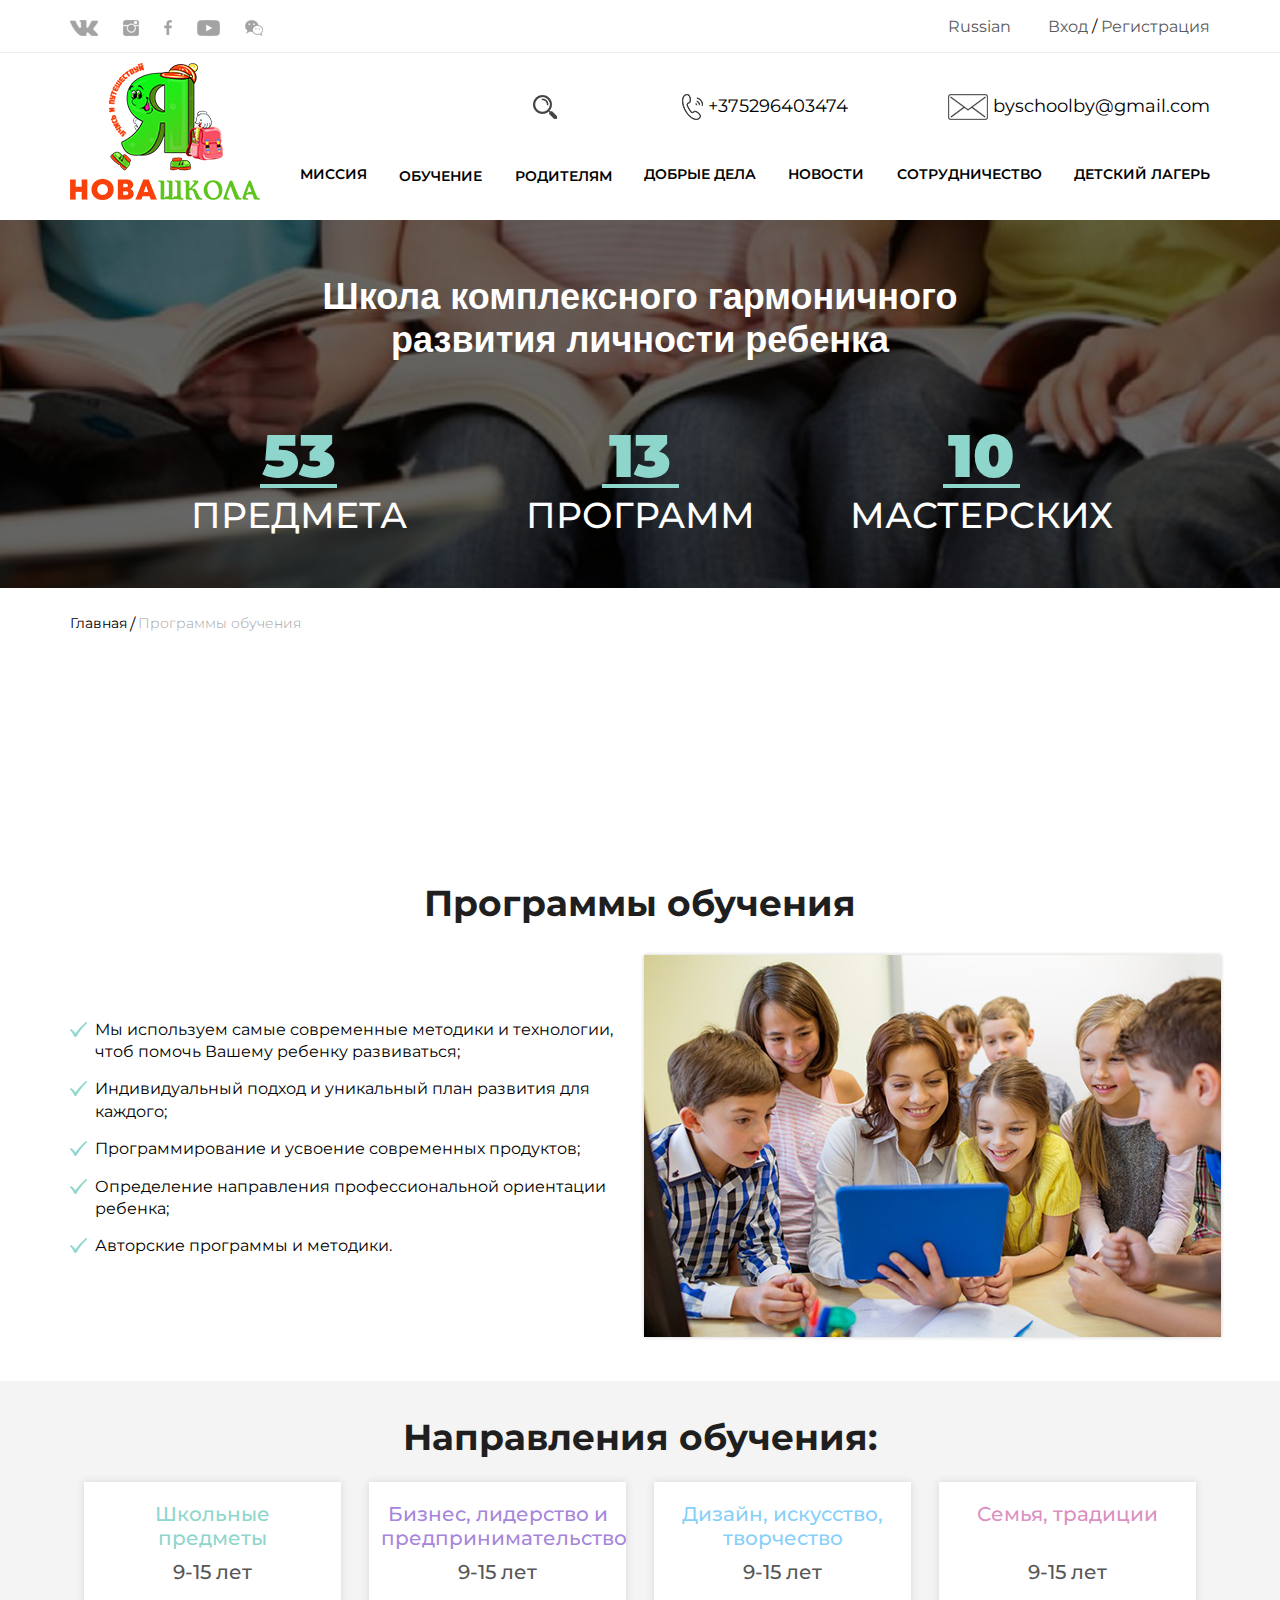
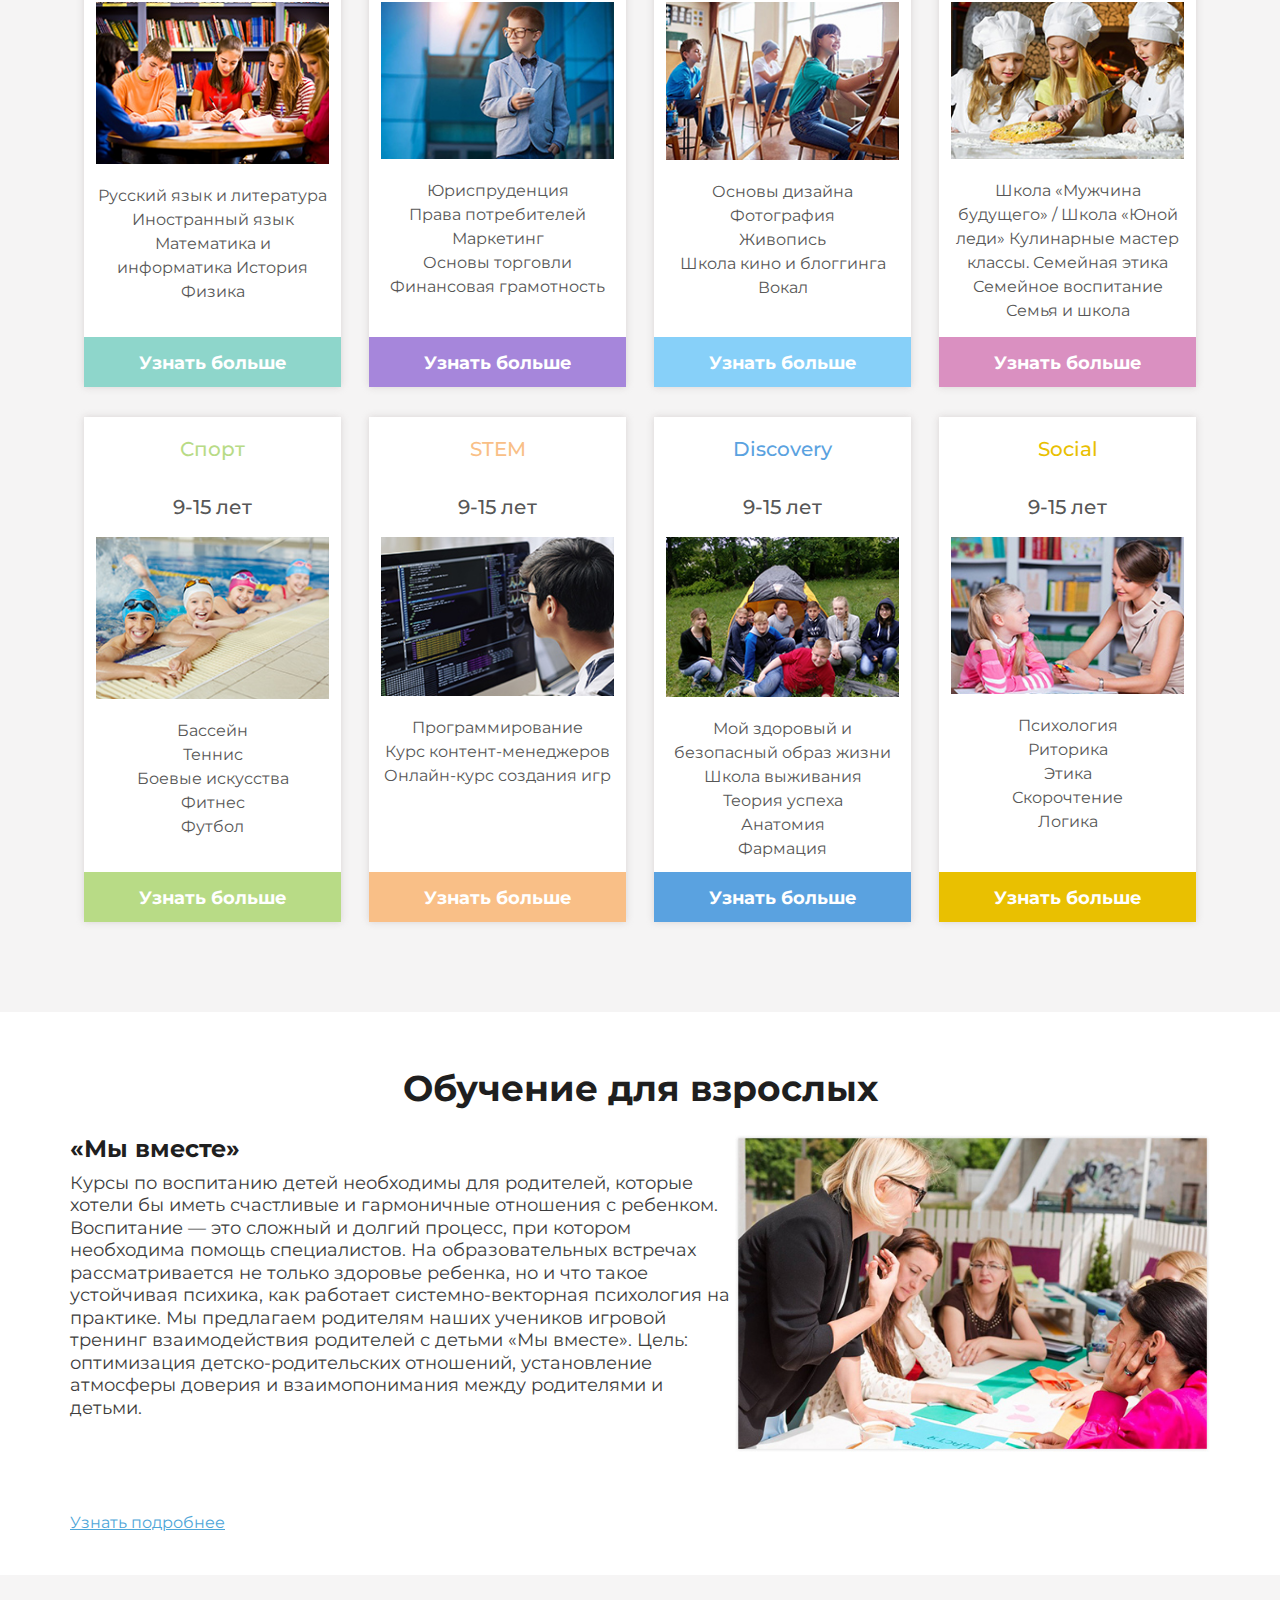
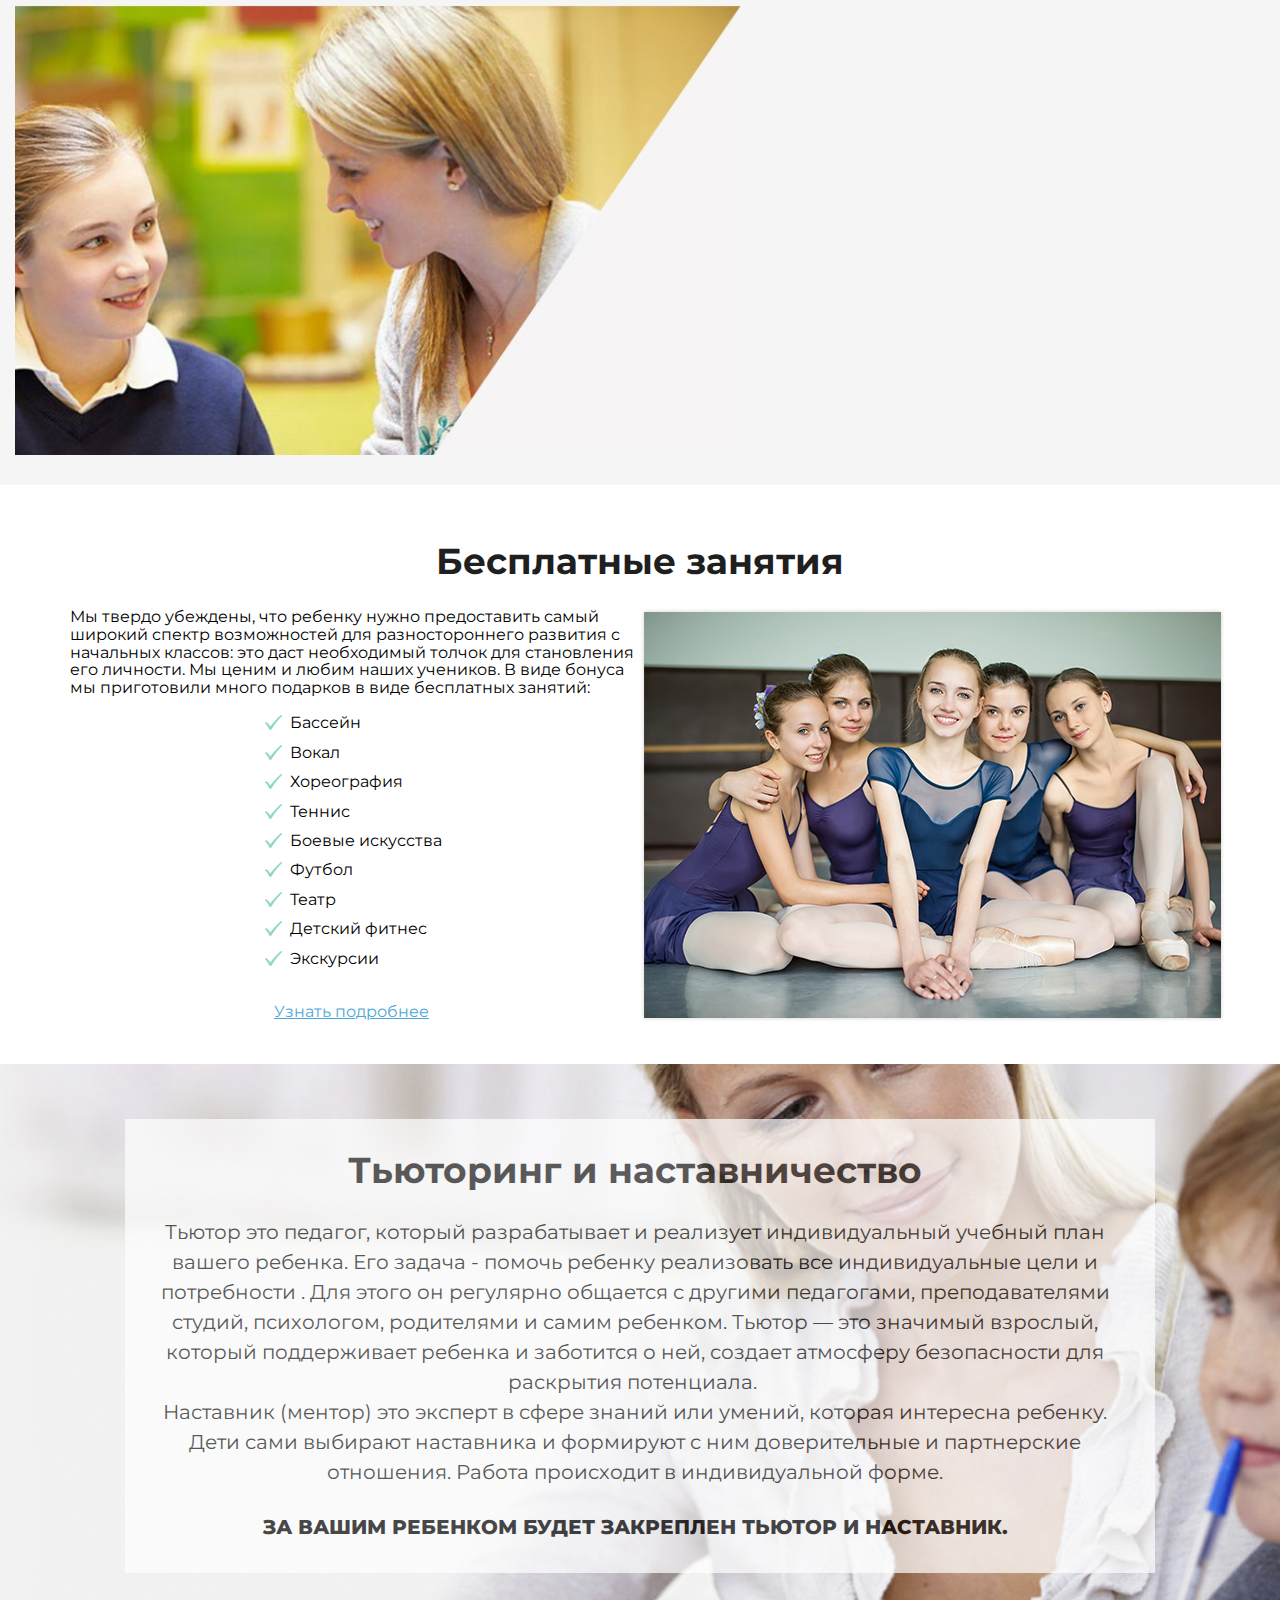
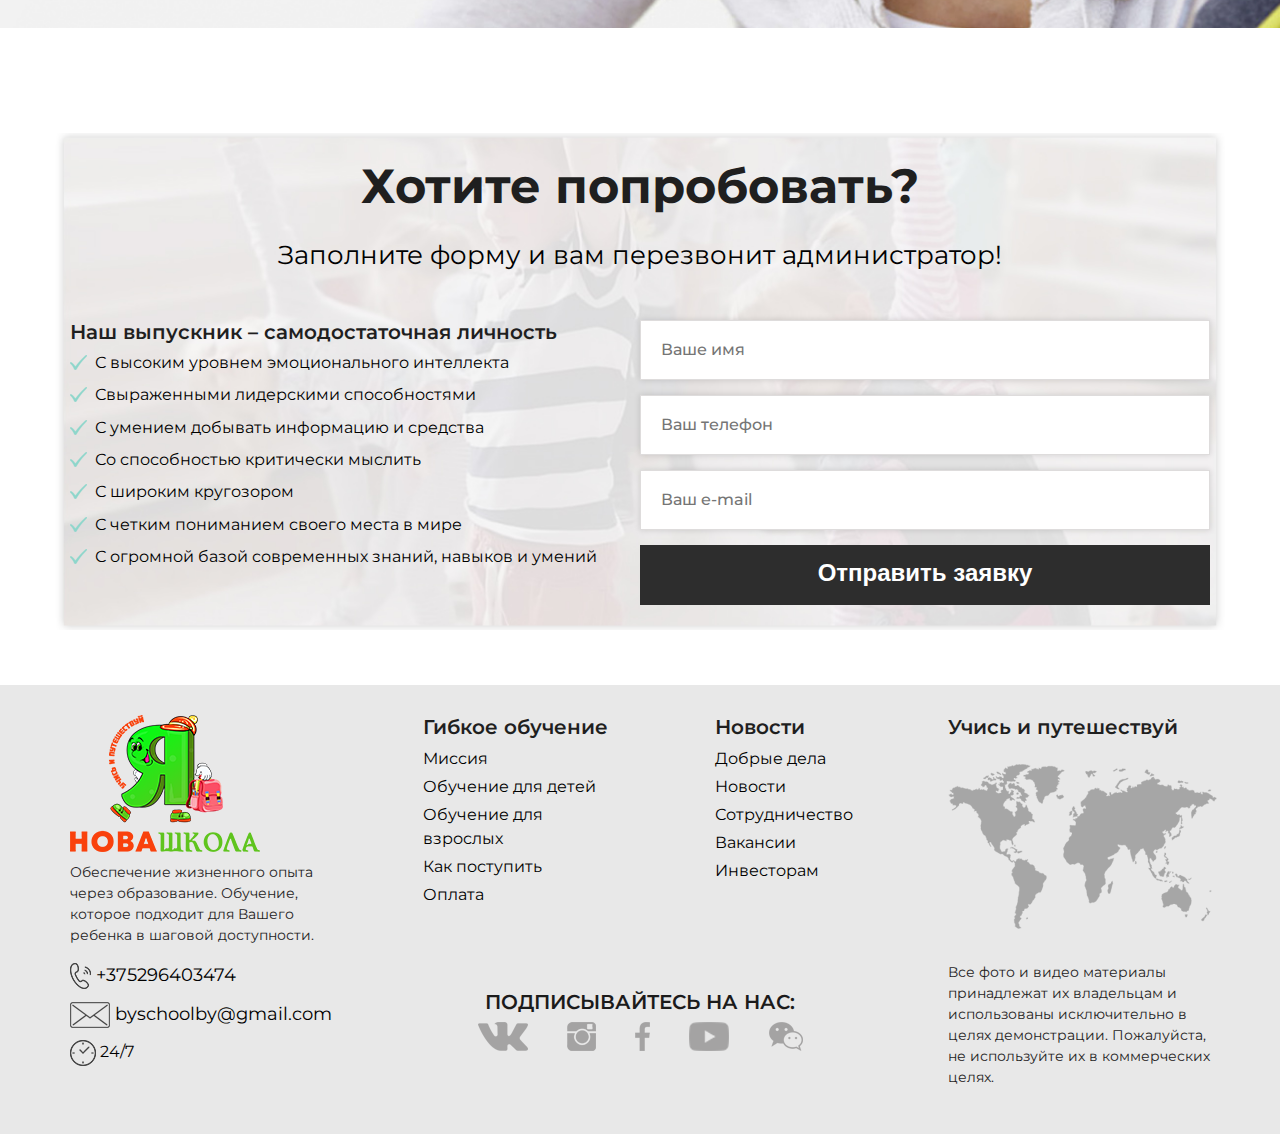
<file: programm.html>
<!DOCTYPE html>
<html lang="ru">
<head>
	<meta charset="UTF-8">
	<meta http-equiv=»X-UA-Compatible» content=»IE=EmulateIE6″>
	<meta name="viewport" content="width=device-width, initial-scale=1">
	<title>Программа обучения</title>

 <script src="http://html5shiv.googlecode.com/svn/trunk/html5.js"></script> 

	<link rel="stylesheet" href="css/normalize.css">
	<link href="https://fonts.googleapis.com/css2?family=Libre+Baskerville:wght@700&family=Montserrat:ital,wght@0,100;0,200;0,300;0,400;0,500;0,600;0,700;0,800;0,900;1,100;1,200;1,300;1,400;1,500;1,600;1,700;1,800;1,900&display=swap" rel="stylesheet">
	<link rel="stylesheet" href="https://use.fontawesome.com/releases/v5.0.9/css/all.css" integrity="sha384-5SOiIsAziJl6AWe0HWRKTXlfcSHKmYV4RBF18PPJ173Kzn7jzMyFuTtk8JA7QQG1" crossorigin="anonymous">
	<link rel="stylesheet" type="text/css" href="css/slick.css"/>
	<link rel="stylesheet" type="text/css" href="css/slick-theme.css"/>
	<link rel="stylesheet" href="css/bootstrap-reboot.min.css">
	<link rel="stylesheet" href="css/bootstrap.min.css">
	<link rel="stylesheet"href="https://cdnjs.cloudflare.com/ajax/libs/animate.css/4.0.0/animate.min.css"/>
	<link rel="stylesheet" href="css/jquery.arcticmodal-0.3.css">
	<link rel="stylesheet" href="css/main.css">
</head>
<body>


<!-- Menu Collapse -->
	<div class="menu__collapps">
		<nav class="menu menu1 d-none menu-collapse">
			<div class="x menu-open">
				<a href="index.html" class="logo">
							<img src="img/logo_green.png" alt="logo">
						</a>
				<img class="clouse" src="img/x.png" alt="">
			</div>
			<ul class="menu__item">
				<li>
					<a href="index.html" class="menu__link">
						Главная
					</a>
				</li>
				<li>
					<a href="mission.html" class="menu__link">
						Миссия 
					</a>
				</li>
				<li class="dropdown">
					<a href="#" class="menu__link dropbtn">
						Обучение 
						<i class="fas fa-chevron-down"></i>
						<i class="fas fa-chevron-right"></i>
					</a>
					<ul class="dropdown-content">
					  	<li>
					  		<a href="programm.html">
					  			Программа обучения
					  		</a>
					  	</li>
					  	<li>
					  		<a href="cost.html">
					  			Стоимость обучения
					  		</a>
					  	</li>
					  	<li>
					  		<a href="#">
					  		 	Наша команда
					  		</a>
					  	</li>  
					</ul>
				</li>
				<li class="dropdown">
					<a href="#" class="menu__link dropbtn">
						Родителям
						<i class="fas fa-chevron-down"></i>
						<i class="fas fa-chevron-right"></i>
					</a>
					<ul class="dropdown-content">
					  	<li>
					  		<a href="conditions.html">
					  			Условия приёма
					  		</a>
					  	</li>
					</ul>
				</li>
				<li>
					<a href="good.html" class="menu__link">
						Добрые дела 
					</a>
				</li>
				<li>
					<a href="news.html" class="menu__link">
						Новости
					</a>
				</li>
				<li>
					<a href="cooperation.html" class="menu__link">
						Сотрудничество 
					</a>
				</li>
				<li>
					<a href="camp.html" class="menu__link">
						Детский лагерь
					</a>
				</li>
				<li>
					<a href="vacancy.html" class="menu__link">
						Вакансии
					</a>
				</li>
				<li>
					<a href="https://school-i.by/to-investors.pdf" class="menu__link">
						Инвесторам
					</a>
				</li>
			</ul>
			<div class="contacs1">
				<div class="contacs__call">
					<a href="tel:+375296403474" class="call">
						<img src="img/phone_whrite.png" alt="call">
						+375296403474
					</a>
				</div>
				<div class="contacs__email">
					<a href="mailto:bybyschoolby@gmail.com" class="call">
						<img src="img/email_whrite.png" alt="call">
						byschoolby@gmail.com
					</a>
				</div>
			</div>
		</nav>
	</div>
<!-- End Menu Collapse -->


<!---Header--->
 	<header id="header" class="header">
		<div class="container-fluid">
			<div class="container">
				<div class="row">
					<div class="col-9 col-sm-5 col-md-4 col-lg-3">
						<div class="social-links">
							<ul class="links">
								<li class="links__item">
									<a href="#" class="links__icon">
										<img src="img/vk.png" alt="">
									</a>
								</li>
								<li class="links__item">
									<a href="#" class="links__icon">
										<img src="img/instagramm.png" alt="">
									</a>
								</li>
								<li class="links__item">
									<a href="#" class="links__icon">
										<img src="img/fasebook.png" alt="">
									</a>
								</li>
								<li class="links__item">
									<a href="#" class="links__icon">
										<img src="img/youtube.png" alt="">
									</a>
								</li>
								<li class="links__item">
									<a href="#" class="links__icon">
										<img src="img/chat.png" alt="">
									</a>
								</li>
							</ul>
						</div>
					</div>
					<div class="col-3 col-sm-2 col-md-4 d-lg-none">
                        <button class="menu-open">
                            <i class="fa fa-bars"></i>
                        </button>
                    </div>
					<div class="col-sm-5 col-md-4 col-lg-3 ml-auto">
						<div class="cabinet">
							<div class="cabinet__lang">
								<span>
									Russian
								</span>
								<a href="#">
									<i class="fas fa-chevron-down"></i>
								</a>
							</div>
							<div class="d-sm-none contacs__search-mob">
								<a href="#" class="call">
									<img src="img/search.png" alt="search">
								</a>
							</div>
							<div class="cabinet__input">
								<a href="#" class="input">Вход</a>
								<span>/</span>
								<a href="#" class="reg">Регистрация</a>
							</div>
						</div>
					</div>
				</div>	
			</div>
		</div>
		<div class="container">
			<div class="row">
				<div class="col-xl-2 col-lg-12">
					<a href="index.html" class="logo">
						<img src="img/logo_green.png" alt="logo">
					</a>
				</div>
				<div class="col-lg-12 col-xl-10">
					<div class="navigation">
						<div class="contacs">
							<div class="contacs__search">
								<a href="#" class="call">
									<img src="img/search.png" alt="search">
								</a>
							</div>
							<div class="contacs__call">
								<a href="tel:+375296403474" class="call">
									<img src="img/call.png" alt="call">
									+375296403474
								</a>
							</div>
							<div class="contacs__email">
								<a href="mailto:bybyschoolby@gmail.com" class="call">
									<img src="img/message.png" alt="call">
									byschoolby@gmail.com
								</a>
							</div>
						</div>
						<nav class="menu d-none d-lg-block">
							<ul class="menu__item">
								<li>
									<a href="mission.html" class="menu__link">
										Миссия 
									</a>
								</li>
								<li class="dropdown">
									<a href="#" class="menu__link dropbtn">
										Обучение 
										<i class="fas fa-chevron-down"></i>
									</a>
									<ul class="dropdown-content">
									  	<li>
									  		<a href="programm.html">
									  			Программа обучения
									  		</a>
									  	</li>
									  	<li>
									  		<a href="cost.html">
									  			Стоимость обучения
									  		</a>
									  	</li>
									  	<li>
									  		<a href="#">
									  		 	Наша команда
									  		</a>
									  	</li>  
									</ul>
								</li>
								<li class="dropdown">
									<a href="#" class="menu__link dropbtn">
										Родителям
										<i class="fas fa-chevron-down"></i>
									</a>
									<ul class="dropdown-content">
									  	<li>
									  		<a href="conditions.html">
									  			Условия приёма
									  		</a>
									  	</li>
									</ul>
								</li>
								<li>
									<a href="good.html" class="menu__link">
										Добрые дела 
									</a>
								</li>
								<li>
									<a href="news.html" class="menu__link">
										Новости
									</a>
								</li>
								<li>
									<a href="cooperation.html" class="menu__link">
										Сотрудничество 
									</a>
								</li>
								<li>
									<a href="camp.html" class="menu__link">
										Детский лагерь
									</a>
								</li>
							</ul>
						</nav>
					</div>
				</div>
			</div>
		</div>
	</header>
<!---End Header--->


<!---international-school--->
<section id="international" class="international international-school">
	<div class="container">
		<div class="row">
			<div class="col-lg-12">
				<h3>
					Школа комплексного гармоничного<br> развития личности ребенка
				</h3>
			</div>
			<div class="col-lg-3 offset-lg-1">
				<div class="quantity">
					<span class="quantity__numeral">
						53
					</span>
					<p class="quantity__text">
						Предмета
					</p>
				</div>
			</div>
			<div class="col-lg-4">
				<div class="quantity">
					<span class="quantity__numeral">
						13
					</span>
					<p class="quantity__text">
						Программ
					</p>
				</div>
			</div>
			<div class="col-lg-3">
				<div class="quantity">
					<span class="quantity__numeral">
						10
					</span>
					<p class="quantity__text">
						Мастерских
					</p>
				</div>
			</div>
		</div>
	</div>
</section>
<!---End international-school--->


<!---Section-Rectangle-school--->
<section id="section-rectangle" class="section-rectangle section-rectangle-school">
	<div class="container">
		<div class="row">
			<div class="col-12">
				<div class="navi__breach">
					<span class="home">
						<a href="#">
							Главная
						</a>					
					</span>
					/
					<span class="mission">
						Программы обучения
					</span>
				</div>
			</div>
			<div class="col-md-6 col-lg-4 col-xl-3">
				<div class="animate__animated rectangle1">
					<div class="rectangle__overlay1">
						<h5>
							Обучение для детей
						</h5>
						<a href="mission.html">
							Смотреть далее
						</a>
					</div>
					<div class="rectangle__bg">
						<img src="img/programms_img1.jpg" alt="">
					</div>
				</div>
			</div>
			<div class="col-md-6 col-lg-4 col-xl-3">
				<div class="animate__animated rectangle2">
					<div class="rectangle__overlay2">
						<h5>
							Обучение для взрослых
						</h5>
						<a href="mission.html">
							Смотреть далее
						</a>
					</div>
					<div class="rectangle__bg">
						<img src="img/programms_img2.jpg" alt="">
					</div>
				</div>
			</div>
			<div class="col-md-6 col-lg-4 col-xl-3">
				<div class="animate__animated rectangle3">
					<div class="rectangle__overlay3">
						<h5>
							Репетиторство
						</h5>
						<a href="mission.html">
							Смотреть далее
						</a>
					</div>
					<div class="rectangle__bg">
						<img src="img/programms_img3.jpg" alt="">
					</div>
				</div>
			</div>
			<div class="col-md-6 col-lg-4 col-xl-3">
				<div class="animate__animated rectangle4">
					<div class="rectangle__overlay4">
						<h5>
							Бесплатные занятия
						</h5>
						<a href="mission.html">
							Смотреть далее
						</a>
					</div>
					<div class="rectangle__bg">
						<img src="img/programms_img4.jpg" alt="">
					</div>
				</div>
			</div>
		</div>
	</div>
</section>
<!---End Section-Rectangle-school--->


<!---Work--->
<section id="earnings" class="earnings Work">
	<div class="container">
		<div class="row no-gutters">
			<div class="col-12">
				<h3 class="reception__title">
					Программы обучения
				</h3>
			</div>	
			<div class="col-lg-6">
				<div class="ex ex2">
					<ul class="animate__animated work__list">
						<li class="work__item">
							<img src="img/blue_checkmark.png" alt="">
							<div>
								Мы используем самые современные методики и технологии, чтоб помочь Вашему ребенку развиваться;
							</div>
						</li>
						<li class="work__item">
							<img src="img/blue_checkmark.png" alt="">
							<div>
								Индивидуальный подход и уникальный план развития для каждого;
							</div>
						</li>
						<li class="work__item">
							<img src="img/blue_checkmark.png" alt="">
							<div>
								Программирование и усвоение современных продуктов;
							</div>
						</li>
						<li class="work__item">
							<img src="img/blue_checkmark.png" alt="">
							<div>
								Определение направления профессиональной ориентации ребенка;
							</div>
						</li>
						<li class="work__item">
							<img src="img/blue_checkmark.png" alt="">
							<div>
								Авторские программы и методики.
							</div>
						</li>
					</ul>
				</div>
			</div>	
			<div class="col-lg-6">
				<div class="bg_work">
					<img src="img/programms_img5.jpg" alt="">
				</div>
			</div>
		</div>
	</div>
</section>
<!---End Work--->


<!---Direction--->
<section id="direction" class="direction">
	<div class="container">
		<div class="row no-gutters">
			<div class="col-12">
				<h3>
					Направления обучения:
				</h3>
			</div>
			<div class="col-sm-6 col-md-6 col-lg-4 col-xl-3">
				<div class="subject">
					<h5 class="subject__title subject__color1">
						Школьные <br> предметы
					</h5>
					<span class="subject__age">
						9-15 лет
					</span>
					<img src="img/directions_img1.jpg" alt="" class="subject__photo">
					<p class="subject__text">
						Русский язык и литература Иностранный язык Математика и информатика История <br> Физика
					</p>
					<a href="learn-more.html" class="subject__btn subject-bg1 subject__hover1">
						Узнать больше
					</a>
				</div>
			</div>
			<div class="col-sm-6 col-md-6 col-lg-4 col-xl-3">
				<div class="subject">
					<h5 class="subject__title subject__color2">
						Бизнес, лидерство и предпринимательство
					</h5>
					<span class="subject__age">
						9-15 лет
					</span>
					<img src="img/directions_img2.jpg" alt="" class="subject__photo">
					<p class="subject__text">
						Юриспруденция<br> Права потребителей<br> Маркетинг<br> Основы торговли<br> Финансовая грамотность
					</p>
					<a href="learn-more.html" class="subject__btn subject-bg2 subject__hover2">
						Узнать больше
					</a>
				</div>
			</div>
			<div class="col-sm-6 col-md-6 col-lg-4 col-xl-3">
				<div class="subject">
					<h5 class="subject__title subject__color3">
						Дизайн, искусство, творчество
					</h5>
					<span class="subject__age">
						9-15 лет
					</span>
					<img src="img/directions_img3.jpg" alt="" class="subject__photo">
					<p class="subject__text">
						Основы дизайна Фотография<br> Живопись <br>Школа кино и блоггинга <br> Вокал
					</p>
					<a href="learn-more.html" class="subject__btn subject-bg3 subject__hover3">
						Узнать больше
					</a>
				</div>
			</div>
			<div class="col-sm-6 col-md-6 col-lg-4 col-xl-3">
				<div class="subject">
					<h5 class="subject__title subject__color4">
						Семья, традиции
					</h5>
					<span class="subject__age">
						9-15 лет
					</span>
					<img src="img/directions_img4.jpg" alt="" class="subject__photo">
					<p class="subject__text">
						Школа «Мужчина будущего» / Школа «Юной леди» Кулинарные мастер классы. Семейная этика <br>Семейное воспитание<br> Семья и школа
					</p>
					<a href="learn-more.html" class="subject__btn subject-bg4 subject__hover4">
						Узнать больше
					</a>
				</div>
			</div>
			<div class="col-sm-6 col-md-6 col-lg-4 col-xl-3">
				<div class="subject">
					<h5 class="subject__title subject__color5">
						Спорт
					</h5>
					<span class="subject__age">
						9-15 лет
					</span>
					<img src="img/directions_img5.jpg" alt="" class="subject__photo">
					<p class="subject__text">
						Бассейн<br> Теннис<br> Боевые искусства<br> Фитнес<br> Футбол
					</p>
					<a href="learn-more.html" class="subject__btn subject-bg5 subject__hover5">
						Узнать больше
					</a>
				</div>
			</div>
			<div class="col-sm-6 col-md-6 col-lg-4 col-xl-3">
				<div class="subject">
					<h5 class="subject__title subject__color6">
						STEM
					</h5>
					<span class="subject__age">
						9-15 лет
					</span>
					<img src="img/directions_img6.jpg" alt="" class="subject__photo">
					<p class="subject__text">
						Программирование<br> Курс контент-менеджеров Онлайн-курс создания игр
					</p>
					<a href="learn-more.html" class="subject__btn subject-bg6 subject__hover6">
						Узнать больше
					</a>
				</div>
			</div>
			<div class="col-sm-6 col-md-6 col-lg-4 col-xl-3">
				<div class="subject">
					<h5 class="subject__title subject__color7">
						Discovery
					</h5>
					<span class="subject__age">
						9-15 лет
					</span>
					<img src="img/directions_img7.jpg" alt="" class="subject__photo">
					<p class="subject__text">
						Мой здоровый и безопасный образ жизни<br> Школа выживания <br>Теория успеха <br>Анатомия <br>Фармация
					</p>
					<a href="learn-more.html" class="subject__btn subject-bg7 subject__hover7">
						Узнать больше
					</a>
				</div>
			</div>
			<div class="col-sm-6 col-md-6 col-lg-4 col-xl-3">
				<div class="subject">
					<h5 class="subject__title subject__color8">
						Social
					</h5>
					<span class="subject__age">
						9-15 лет
					</span>
					<img src="img/directions_img8.jpg" alt="" class="subject__photo">
					<p class="subject__text">
						Психология<br> Риторика <br>Этика <br>Скорочтение <br>Логика
					</p>
					<a href="learn-more.html" class="subject__btn subject-bg8 subject__hover8">
						Узнать больше
					</a>
				</div>
			</div>
		</div>
	</div>
</section>
<!---End Direction--->


<!---parent-training--->
<section id="earnings" class="earnings 
parent-training">
	<div class="container">
		<div class="row no-gutters">
			<div class="col-12">
				<h3 class="reception__title">
					Обучение для взрослых
				</h3>
			</div>	
			<div class="col-lg-7">
				<h4 class="train__title">
					«Мы вместе»
				</h4>
				<p class="train__text">
					Курсы по воспитанию детей необходимы для родителей, которые хотели бы иметь счастливые и гармоничные отношения с ребенком. Воспитание — это сложный и долгий процесс, при котором необходима помощь специалистов. На образовательных встречах рассматривается не только здоровье ребенка, но и что такое устойчивая психика, как работает системно-векторная психология на практике. Мы предлагаем родителям наших учеников игровой тренинг взаимодействия родителей с детьми «Мы вместе». Цель: оптимизация детско-родительских отношений, установление атмосферы доверия и взаимопонимания между родителями и детьми.
				</p>
				<a href="learn-more.html" class="train__btn">
					Узнать подробнее
				</a>
			</div>	
			<div class="col-lg-5">
				<div class="bg_parent-training">
					<img src="img/training.jpg" alt="">
				</div>
			</div>
		</div>
	</div>
</section>
<!---End parent-training--->


<!---tutoring--->
<section id="comunication" class="comunication tutoring">
	<div class="container-fluid">
		<div class="row no-gutters">
			<div class="d-none d-lg-block col-lg-7">
				<div class="animate__animated tutoring-bg"></div>
			</div>
			<div class="col-lg-5 ml-auto">
				<div class="animate__animated comunication__list">
					<h3 class="tutoring__title">
						Репетиторство
					</h3>
					<p class="tutoring__text">
						У нас ваш ребенок подготовится к Централизованному тестирование по следующим дисциплинам:
					</p>
					<div class="tutoring__help">
						<ul class="comunication__items">
							<li class="comunication__item">
								<img src="img/blue_checkmark.png" alt="">
								Русский язык и литература;
							</li>
							<li class="comunication__item">
								<img src="img/blue_checkmark.png" alt="">
								Белорусский язык и литература;
							</li>
							<li class="comunication__item">
								<img src="img/blue_checkmark.png" alt="">
								Иностранный язык;
							</li>
							<li class="comunication__item">
								<img src="img/blue_checkmark.png" alt="">
								Математика и информатика;
							</li>
							<li class="comunication__item">
								<img src="img/blue_checkmark.png" alt="">
								История;
							</li>
							<li class="comunication__item">
								<img src="img/blue_checkmark.png" alt="">
								География;
							</li>
							<li class="comunication__item">
								<img src="img/blue_checkmark.png" alt="">
								Биология;
							</li>
							<li class="comunication__item">
								<img src="img/blue_checkmark.png" alt="">
								Физика;
							</li>
							<li class="comunication__item">
								<img src="img/blue_checkmark.png" alt="">
								Химия;
							</li>
						</ul>
						<p class="comunication__text2 comunication__text2">
							Мы ответственно подходим к отбору преподавателей, рассматриваем только тех кандидатов, которые имеют опыт в подготовке детей к Централизованному тестированию  и могут продемонстрировать успехи своих подопечных. Занятия проходят в группах и индивидуально.
						</p>
						<a href="learn-more.html" class="train__btn">
							Узнать подробнее
						</a>
					</div>
				</div>
			</div>
			<div class="d-lg-none col-lg-7">
				<div class="animate__animated tutoring-bg"></div>
			</div>
		</div>
	</div>
</section>
<!---End tutoring--->


<!---lessons--->
<section id="earnings" class="earnings lessons">
	<div class="container">
		<div class="row no-gutters">
			<div class="col-12">
				<h3 class="reception__title">
					Бесплатные занятия
				</h3>
			</div>	
			<div class="col-lg-6">
				<div class="ex ex2">
					<p class="lessons__text">
						Мы твердо убеждены, что ребенку нужно предоставить самый широкий спектр возможностей для разностороннего развития с начальных классов: это даст необходимый толчок для становления его личности. Мы ценим и любим наших учеников. В виде бонуса мы приготовили много подарков в виде бесплатных занятий:
					</p>
					<ul class="animate__animated work__list">
						<li class="work__item">
							<img src="img/blue_checkmark.png" alt="">
							<div>
								Бассейн
							</div>
						</li>
						<li class="work__item">
							<img src="img/blue_checkmark.png" alt="">
							<div>
								Вокал
							</div>
						</li>
						<li class="work__item">
							<img src="img/blue_checkmark.png" alt="">
							<div>
								Хореография
							</div>
						</li>
						<li class="work__item">
							<img src="img/blue_checkmark.png" alt="">
							<div>
								Теннис
							</div>
						</li>
						<li class="work__item">
							<img src="img/blue_checkmark.png" alt="">
							<div>
								Боевые искусства
							</div>
						</li>
						<li class="work__item">
							<img src="img/blue_checkmark.png" alt="">
							<div>
								Футбол
							</div>
						</li>
						<li class="work__item">
							<img src="img/blue_checkmark.png" alt="">
							<div>
								Театр
							</div>
						</li>
						<li class="work__item">
							<img src="img/blue_checkmark.png" alt="">
							<div>
								Детский фитнес
							</div>
						</li>
						<li class="work__item">
							<img src="img/blue_checkmark.png" alt="">
							<div>
								Экскурсии
							</div>
						</li>
					</ul>
					<a href="learn-more.html" class="train__btn">
						Узнать подробнее
					</a>
				</div>
			</div>	
			<div class="col-lg-6">
				<div class="bg_work">
					<img src="img/bg_free_less.jpg" alt="">
				</div>
			</div>
		</div>
	</div>
</section>
<!---End lessons--->


<!---tutoring--->
<section id="development" class="development tutor">
	<div class="container">
		<div class="row">
			<div class="col-lg-12">
				<div class="develop">
					<h3 class="develop__title">
						Тьюторинг и наставничество
					</h3>
					<p class="develop__text">
						Тьютор это педагог, который разрабатывает и реализует индивидуальный учебный план вашего ребенка. Его задача - помочь ребенку реализовать все индивидуальные цели и потребности . Для этого он регулярно общается с другими педагогами, преподавателями студий, психологом, родителями и самим ребенком. Тьютор — это значимый взрослый, который поддерживает ребенка и заботится о ней, создает атмосферу безопасности для раскрытия потенциала. 
					</p>
					<p class="develop__text">
						Наставник (ментор) это эксперт в сфере знаний или умений, которая интересна ребенку. Дети сами выбирают наставника и формируют с ним доверительные и партнерские отношения. Работа происходит в индивидуальной форме.
					</p>
					<p class="develop__text2">
						ЗА ВАШИМ РЕБЕНКОМ БУДЕТ ЗАКРЕПЛЕН ТЬЮТОР И НАСТАВНИК.
					</p>
				</div>
			</div>
		</div>
	</div>
</section>
<!---End tutoring--->


<!---Try-it--->
<section id="try-it" class="try-it prog-try-it">
	<div class="container container-bottom">
		<div class="row no-gutters">
			<div class="col-12">
				<h2>
					Хотите попробовать?
				</h2>
				<p>
					Заполните форму и вам перезвонит администратор!
				</p>
			</div>
			<div class="col-lg-6">
				<div class="ex">
					<h6>
						Наш выпускник – самодостаточная личность
					</h6>
					<ul class="ex__list">
						<li class="ex__item">
							<img src="img/blue_checkmark.png" alt="">
							<div>
								  С высоким уровнем эмоционального интеллекта
							</div>
						</li>
						<li class="ex__item">
							<img src="img/blue_checkmark.png" alt="">
							<div>
								Свыраженными лидерскими способностями
							</div>
						</li>
						<li class="ex__item">
							<img src="img/blue_checkmark.png" alt="">
							<div>
								С умением добывать информацию и средства
							</div>
						</li>
						<li class="ex__item">
							<img src="img/blue_checkmark.png" alt="">
							<div>
								Со способностью критически мыслить
							</div>
						</li>
						<li class="ex__item">
							<img src="img/blue_checkmark.png" alt="">
							<div>
								С широким кругозором
							</div>
						</li>
						<li class="ex__item">
							<img src="img/blue_checkmark.png" alt="">
							<div>
								С четким пониманием своего места в мире
							</div>
						</li>
						<li class="ex__item">
							<img src="img/blue_checkmark.png" alt="">
							<div>
								С огромной базой современных знаний, навыков и умений
							</div>
						</li>
					</ul>
				</div>
			</div>
			<div class="col-lg-6">
				<div class="form">
					<input type="name" class="name" name="name" placeholder="Ваше имя">
					<input type="tel" class="phone phone2" name="phone" placeholder="Ваш телефон">
					<input type="email" class="email" name="email" placeholder="Ваш e-mail">
					<a href="#" class="form__button">
						Отправить заявку
					</a>
				</div>
			</div>
		</div>
	</div>
</section>
<!---End Try-it--->


<!---Footer--->
<footer id="footer" class="footer">
	<div class="container">
		<div class="row">
			<div class="col-lg-3">
				<div class="footer__logo">
					<a href="#" class="logo">
						<img src="img/logo_green.png" alt="logo">
					</a>
					<p class="logo-footer__text">
						Обеспечение жизненного опыта через образование. Обучение, которое подходит для Вашего ребенка в шаговой доступности.
					</p>
				</div>
			</div>
			<div class="col-md-6 col-lg-3 d-none d-lg-block">
				<div class="footer-menu">
					<nav class="menu-left">
						<h6>
							Гибкое обучение
						</h6>
						<ul class="menu-left__item">
							<li>
								<a href="mission.html">
									Миссия
								</a>
							</li>	
							<li>
								<a href="cost.html">
									Обучение для детей
								</a>
							</li>
							<li>
								<a href="cost.html">
									Обучение для взрослых
								</a>
							</li>
							<li>
								<a href="conditions.html">
									Как поступить
								</a>
							</li>
							<li>
								<a href="#">
									Оплата
								</a>
							</li>
						</ul>
					</nav>
				</div>
			</div>
			<div class="col-md-6 col-lg-3 d-none d-lg-block">
				<div class="footer-menu">
					<nav class="menu-right">
						<h6>
							Новости
						</h6>
						<ul class="menu-left__item">
							<li>
								<a href="good.html">
									Добрые дела
								</a>
							</li>	
							<li>
								<a href="news.html">
									Новости
								</a>
							</li>
							<li>
								<a href="cooperation.html">
									Сотрудничество
								</a>
							</li>
							<li>
								<a href="vacancy.html">
									Вакансии
								</a>
							</li>
							<li>
								<a href="https://school-i.by/to-investors.pdf">
									Инвесторам
								</a>
							</li>
						</ul>
					</nav>
				</div>
			</div>
			<div class="d-none d-md-block col-md-12 col-lg-3">
				<div class="map">
					<h6>
						Учись и путешествуй
					</h6>
					<img src="img/map.png" alt="">
				</div>
			</div>
		</div>
		<div class="row">
			<div class="col-md-6 offset-md-4 offset-lg-0 col-lg-3">
				<div class="footer__contacs">
					<div class="contacs__call contacs__call-footer">
						<a href="tel:+375296403474" class="call">
							<img src="img/call.png" alt="call">
							+375296403474
						</a>
					</div>
					<div class="contacs__email contacs__email-footer">
						<a href="mailto:yourmail@mysite.com" class="call">
							<img src="img/message.png" alt="call">
							byschoolby@gmail.com
						</a>
					</div>
					<div class="contacs__clock">
						<img src="img/clock_footer.png" alt="">
						24/7
					</div>
				</div>
				<div class="footer__contacs1">
					<div class="contacs__call contacs__call-footer">
						<a href="#" class="call">
							<img src="img/call.png" alt="call">
							+375296403474
						</a>
						<div class="contacs__clock">
							<img src="img/clock_footer.png" alt="">
							24/7
						</div>
					</div>
					<div class="contacs__email contacs__email-footer">
						<a href="mailto:yourmail@mysite.com" class="call">
							<img src="img/message.png" alt="call">
							byschoolby@gmail.com
						</a>
					</div>
				</div>
			</div>
			<div class="d-md-none col-md-12 col-lg-3">
				<div class="map">
					<h6>
						Учись и путешествуй
					</h6>
					<img src="img/map.png" alt="">
				</div>
			</div>
			<div class="col-lg-6">
				<h6 class="icon-title">
					Подписывайтесь на нас:
				</h6>
				<ul class="links links-footer">
					<li class="links__item">
						<a href="#" class="links__icon">
							<img src="img/f-vk.png" alt="">
						</a>
					</li>
					<li class="links__item">
						<a href="#" class="links__icon">
							<img src="img/f-inst.png" alt="">
						</a>
					</li>
					<li class="links__item">
						<a href="#" class="links__icon">
							<img src="img/f-fac.png" alt="">
						</a>
					</li>
					<li class="links__item">
						<a href="#" class="links__icon">
							<img src="img/f-you.png" alt="">
						</a>
					</li>
					<li class="links__item">
						<a href="#" class="links__icon">
							<img src="img/f-chat.png" alt="">
						</a>
					</li>
				</ul>
			</div>
			<div class="col-lg-3">
				<p class="logo-footer__text logo-footer__text2">
					Все фото и видео материалы принадлежат их владельцам и использованы исключительно в целях демонстрации. Пожалуйста, не используйте их в коммерческих целях.
				</p>
			</div>
		</div>
	</div>
</footer>
<!---End Footer--->


<!---Box-modal--->
	<div style="display: none;">
	    <div class="box-modal box-modal1" id="exampleModal-input">
	    	<div class="menu-clouse">
	    		<div class="box-modal_close arcticmodal-close"><img class="cl" src="img/x.png" alt=""></div>
			</div>
	    	<a href="index.html" class="logo">
				<img src="img/logo_green.png" alt="logo">
			</a>
			<div class="buttons">
				<a href="#" class="button__student tablink active tablink-1" onclick="openCity(event, '100')">
					Для учениа
				</a>
				<a href="#" class="button__teacher tablink tablink-2" onclick="openCity(event, '200')">
					Для учителя
				</a>
			</div>
			<div id="100" class="m-form tabcontent" style="display: block">
				<input type="email" class="mail" name="mail" placeholder="Ваш e-mail">
				<input type="password" class="pass" name="pass" placeholder="Ваш пароль">
				<a href="#" class="form__button">
					Войти
				</a>
			</div>
			<div id="200" class="m-form tabcontent">
				<input type="email" class="mail" name="mail" placeholder="Ваш e-mail">
				<input type="password" class="pass" name="pass" placeholder="Ваш пароль">
				<a href="#" class="form__button">
					Войти
				</a>
			</div>
			<div class="pass-reg pass-reg1">
				<a href="#" class="password">
					Забыли пароль?
				</a>
				<a href="#" class="regist">
					зарегестрироваться
				</a>
			</div>
	    </div>
	</div>

	<div style="display: none;">
	    <div class="box-modal" id="exampleModal-reg">
	    	<div class="menu-clouse">
	    		<div class="box-modal_close arcticmodal-close"><img class="cl" src="img/x.png" alt=""></div>
			</div>
	    	<a href="index.html" class="logo">
				<img src="img/logo_green.png" alt="logo">
			</a>
			<div class="buttons">
				<a href="#" class="button__student tablink active tablink-1" onclick="openCity(event, '101')">
					Для ученика
				</a>
				<a href="#" class="button__teacher tablink tablink-2" onclick="openCity(event, '202')">
					Для учителя
				</a>
			</div>
			<div id="101" class="m-form tabcontent" style="display: block;">
				<input type="email" class="mail" name="mail" placeholder="Ваш e-mail">
				<input type="password" class="pass" name="pass" placeholder="Ваш пароль">
				<input type="tel" class="phone tel" name="phone" placeholder="Ваш телефон">
				<a href="#" class="form__button">
					Зарегестрироваться
				</a>
			</div>
			<div id="202" class="m-form tabcontent">
				<input type="email" class="mail" name="mail" placeholder="Ваш e-mail">
				<input type="password" class="pass" name="pass" placeholder="Ваш пароль">
				<input type="tel" class="phone tel" name="phone" placeholder="Ваш телефон">
				<a href="#" class="form__button">
					Зарегестрироваться
				</a>
			</div>
			<div class="pass-reg">
				<a href="#" class="password">
					Забыли пароль?
				</a>
			</div>
	    </div>
	</div>
<!---End Box-modal--->




	<script src="js/jquery-3.3.1.min.js"></script>
	<script src="js/jquery.arcticmodal-0.3.min.js"></script>
	<script src="js/arctikmodal.js"></script>
	<script src="js/slick.min.js"></script>
	<script src="js/tabs.js"></script>
	<script src="js/tabs2.js"></script>
	<script src="js/slick2.js"></script>
	<script src="js/main.js"></script>
</body>
</html>
</file>
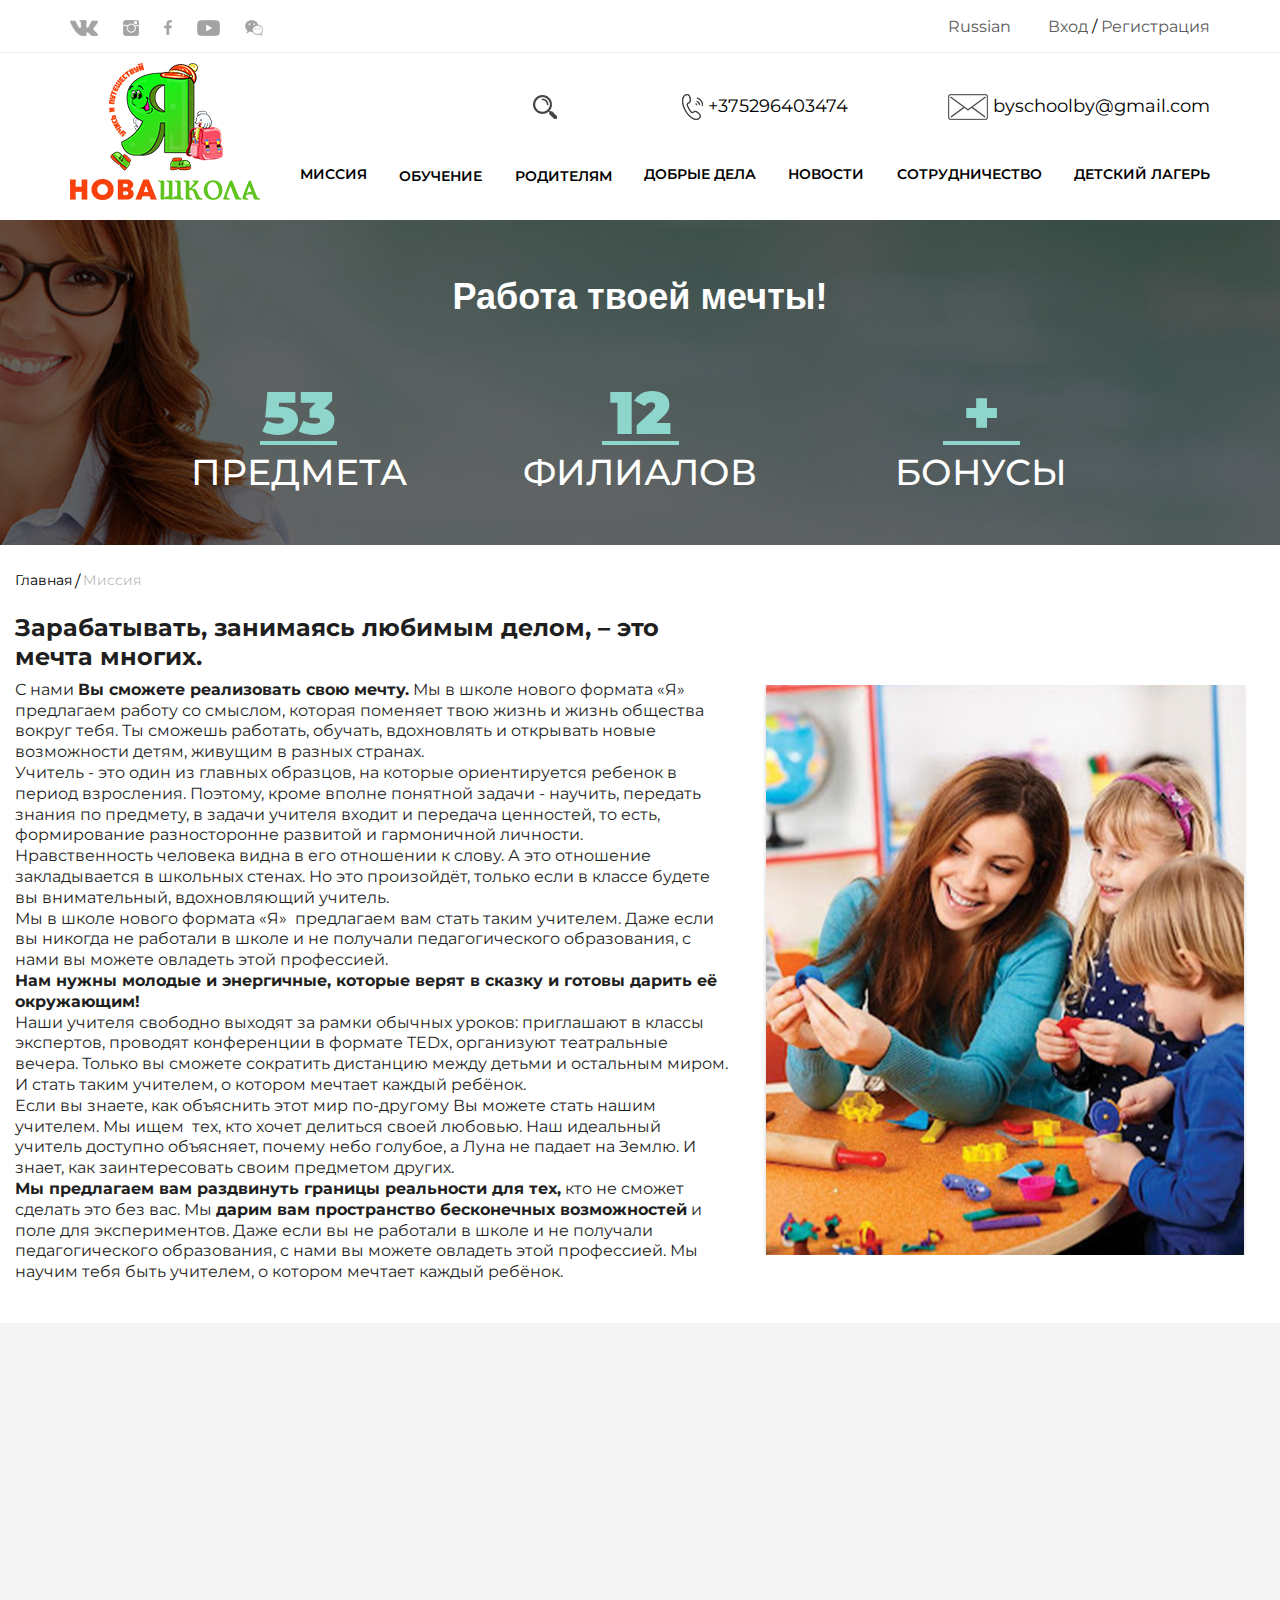
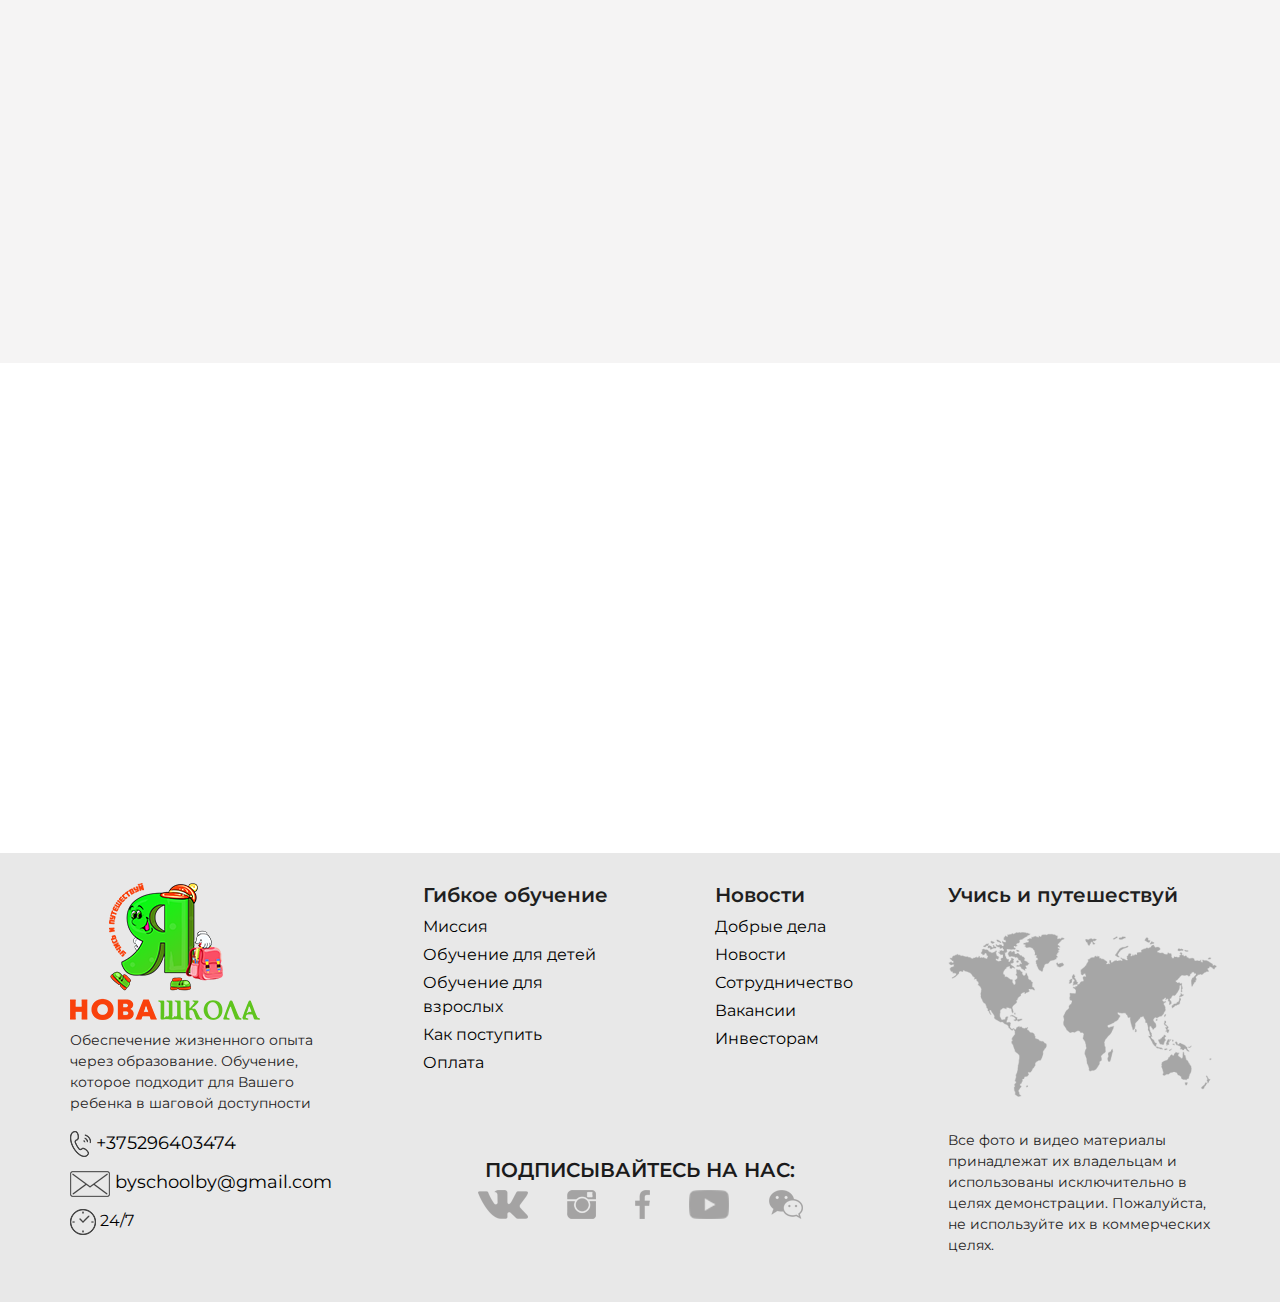
<file: vacancy.html>
<!DOCTYPE html>
<html lang="ru">
<head>
	<meta charset="UTF-8">
	<meta http-equiv=»X-UA-Compatible» content=»IE=EmulateIE6″>
	<meta name="viewport" content="width=device-width, initial-scale=1">
	<title>Вакансии</title>

 <script src="http://html5shiv.googlecode.com/svn/trunk/html5.js"></script> 

	<link rel="stylesheet" href="css/normalize.css">
	<link href="https://fonts.googleapis.com/css2?family=Libre+Baskerville:wght@700&family=Montserrat:ital,wght@0,100;0,200;0,300;0,400;0,500;0,600;0,700;0,800;0,900;1,100;1,200;1,300;1,400;1,500;1,600;1,700;1,800;1,900&display=swap" rel="stylesheet">
	<link rel="stylesheet" href="https://use.fontawesome.com/releases/v5.0.9/css/all.css" integrity="sha384-5SOiIsAziJl6AWe0HWRKTXlfcSHKmYV4RBF18PPJ173Kzn7jzMyFuTtk8JA7QQG1" crossorigin="anonymous">
	<link rel="stylesheet" type="text/css" href="css/slick.css"/>
	<link rel="stylesheet" type="text/css" href="css/slick-theme.css"/>
	<link rel="stylesheet" href="css/bootstrap-reboot.min.css">
	<link rel="stylesheet" href="css/bootstrap.min.css">
	<link rel="stylesheet"href="https://cdnjs.cloudflare.com/ajax/libs/animate.css/4.0.0/animate.min.css"/>
	<link rel="stylesheet" href="css/jquery.arcticmodal-0.3.css">
	<link rel="stylesheet" href="css/main.css">
</head>
<body>


<!-- Menu Collapse -->
	<div class="menu__collapps">
		<nav class="menu menu1 d-none menu-collapse">
			<div class="x menu-open">
				<a href="index.html" class="logo">
							<img src="img/logo_green.png" alt="logo">
						</a>
				<img class="clouse" src="img/x.png" alt="">
			</div>
			<ul class="menu__item">
				<li>
					<a href="index.html" class="menu__link">
						Главная
					</a>
				</li>
				<li>
					<a href="mission.html" class="menu__link">
						Миссия 
					</a>
				</li>
				<li class="dropdown">
					<a href="#" class="menu__link dropbtn">
						Обучение 
						<i class="fas fa-chevron-down"></i>
						<i class="fas fa-chevron-right"></i>
					</a>
					<ul class="dropdown-content">
					  	<li>
					  		<a href="programm.html">
					  			Программа обучения
					  		</a>
					  	</li>
					  	<li>
					  		<a href="cost.html">
					  			Стоимость обучения
					  		</a>
					  	</li>
					  	<li>
					  		<a href="#">
					  		 	Наша команда
					  		</a>
					  	</li>  
					</ul>
				</li>
				<li class="dropdown">
					<a href="#" class="menu__link dropbtn">
						Родителям
						<i class="fas fa-chevron-down"></i>
						<i class="fas fa-chevron-right"></i>
					</a>
					<ul class="dropdown-content">
					  	<li>
					  		<a href="conditions.html">
					  			Условия приёма
					  		</a>
					  	</li>
					</ul>
				</li>
				<li>
					<a href="good.html" class="menu__link">
						Добрые дела 
					</a>
				</li>
				<li>
					<a href="news.html" class="menu__link">
						Новости
					</a>
				</li>
				<li>
					<a href="cooperation.html" class="menu__link">
						Сотрудничество 
					</a>
				</li>
				<li>
					<a href="camp.html" class="menu__link">
						Детский лагерь
					</a>
				</li>
				<li>
					<a href="vacancy.html" class="menu__link">
						Вакансии
					</a>
				</li>
				<li>
					<a href="https://school-i.by/to-investors.pdf" class="menu__link">
						Инвесторам
					</a>
				</li>
			</ul>
			<div class="contacs1">
				<div class="contacs__call">
					<a href="tel:+375296403474" class="call">
						<img src="img/phone_whrite.png" alt="call">
						+375296403474
					</a>
				</div>
				<div class="contacs__email">
					<a href="mailto:bybyschoolby@gmail.com" class="call">
						<img src="img/email_whrite.png" alt="call">
						byschoolby@gmail.com
					</a>
				</div>
			</div>
		</nav>
	</div>
<!-- End Menu Collapse -->


<!---Header--->
	<header id="header" class="header">
		<div class="container-fluid">
			<div class="container">
				<div class="row">
					<div class="col-9 col-sm-5 col-md-4 col-lg-3">
						<div class="social-links">
							<ul class="links">
								<li class="links__item">
									<a href="#" class="links__icon">
										<img src="img/vk.png" alt="">
									</a>
								</li>
								<li class="links__item">
									<a href="#" class="links__icon">
										<img src="img/instagramm.png" alt="">
									</a>
								</li>
								<li class="links__item">
									<a href="#" class="links__icon">
										<img src="img/fasebook.png" alt="">
									</a>
								</li>
								<li class="links__item">
									<a href="#" class="links__icon">
										<img src="img/youtube.png" alt="">
									</a>
								</li>
								<li class="links__item">
									<a href="#" class="links__icon">
										<img src="img/chat.png" alt="">
									</a>
								</li>
							</ul>
						</div>
					</div>
					<div class="col-3 col-sm-2 col-md-4 d-lg-none">
                        <button class="menu-open">
                            <i class="fa fa-bars"></i>
                        </button>
                    </div>
					<div class="col-sm-5 col-md-4 col-lg-3 ml-auto">
						<div class="cabinet">
							<div class="cabinet__lang">
								<span>
									Russian
								</span>
								<a href="#">
									<i class="fas fa-chevron-down"></i>
								</a>
							</div>
							<div class="d-sm-none contacs__search-mob">
								<a href="#" class="call">
									<img src="img/search.png" alt="search">
								</a>
							</div>
							<div class="cabinet__input">
								<a href="#" class="input">Вход</a>
								<span>/</span>
								<a href="#" class="reg">Регистрация</a>
							</div>
						</div>
					</div>
				</div>	
			</div>
		</div>
		<div class="container">
			<div class="row">
				<div class="col-xl-2 col-lg-12">
					<a href="index.html" class="logo">
						<img src="img/logo_green.png" alt="logo">
					</a>
				</div>
				<div class="col-lg-12 col-xl-10">
					<div class="navigation">
						<div class="contacs">
							<div class="contacs__search">
								<a href="#" class="call">
									<img src="img/search.png" alt="search">
								</a>
							</div>
							<div class="contacs__call">
								<a href="tel:+375296403474" class="call">
									<img src="img/call.png" alt="call">
									+375296403474
								</a>
							</div>
							<div class="contacs__email">
								<a href="mailto:bybyschoolby@gmail.com" class="call">
									<img src="img/message.png" alt="call">
									byschoolby@gmail.com
								</a>
							</div>
						</div>
						<nav class="menu d-none d-lg-block">
							<ul class="menu__item">
								<li>
									<a href="mission.html" class="menu__link">
										Миссия 
									</a>
								</li>
								<li class="dropdown">
									<a href="#" class="menu__link dropbtn">
										Обучение 
										<i class="fas fa-chevron-down"></i>
									</a>
									<ul class="dropdown-content">
									  	<li>
									  		<a href="programm.html">
									  			Программа обучения
									  		</a>
									  	</li>
									  	<li>
									  		<a href="cost.html">
									  			Стоимость обучения
									  		</a>
									  	</li>
									  	<li>
									  		<a href="#">
									  		 	Наша команда
									  		</a>
									  	</li>  
									</ul>
								</li>
								<li class="dropdown">
									<a href="#" class="menu__link dropbtn">
										Родителям
										<i class="fas fa-chevron-down"></i>
									</a>
									<ul class="dropdown-content">
									  	<li>
									  		<a href="conditions.html">
									  			Условия приёма
									  		</a>
									  	</li>
									</ul>
								</li>
								<li>
									<a href="good.html" class="menu__link">
										Добрые дела 
									</a>
								</li>
								<li>
									<a href="news.html" class="menu__link">
										Новости
									</a>
								</li>
								<li>
									<a href="cooperation.html" class="menu__link">
										Сотрудничество 
									</a>
								</li>
								<li>
									<a href="camp.html" class="menu__link">
										Детский лагерь
									</a>
								</li>
							</ul>
						</nav>
					</div>
				</div>
			</div>
		</div>
	</header>
<!---End Header--->


<!---Vacancy-International--->
<section id="international" class="international vacancy-international">
	<div class="container">
		<div class="row">
			<div class="col-lg-12">
				<h3>
					Работа твоей мечты!
				</h3>
			</div>
			<div class="col-lg-3 offset-lg-1">
				<div class="quantity">
					<span class="quantity__numeral">
						53
					</span>
					<p class="quantity__text">
						Предмета
					</p>
				</div>
			</div>
			<div class="col-lg-4">
				<div class="quantity">
					<span class="quantity__numeral">
						12
					</span>
					<p class="quantity__text">
						Филиалов
					</p>
				</div>
			</div>
			<div class="col-lg-3">
				<div class="quantity">
					<span class="quantity__numeral">
						+
					</span>
					<p class="quantity__text">
						бонусы
					</p>
				</div>
			</div>
		</div>
	</div>
</section>
<!---End International--->


<!---Earnings--->
<section id="earnings" class="earnings">
	<div class="container-fluid">
		<div class="row">
			<div class="col-lg-7">
				<div class="navi__breach earnings-navi__breach">
					<span class="home">
						<a href="#">
							Главная
						</a>					
					</span>
					/
					<span class="mission">
						Миссия
					</span>
				</div>
				<h4 class="earnings__title">
					Зарабатывать, занимаясь любимым делом, – это мечта многих.
				</h4>
				<p class="earnings__text">
					С нами <strong>Вы сможете реализовать свою мечту.</strong> Мы в школе нового формата «Я» предлагаем работу со смыслом, которая поменяет твою жизнь и жизнь общества вокруг тебя. Ты сможешь работать, обучать, вдохновлять и открывать новые возможности детям, живущим в разных странах.
				</p>
				<p class="earnings__text">
					Учитель - это один из главных образцов, на которые ориентируется ребенок в период взросления. Поэтому, кроме вполне понятной задачи - научить, передать знания по предмету, в задачи учителя входит и передача ценностей, то есть, формирование разносторонне развитой и гармоничной личности.
				</p>
				<p class="earnings__text">
					Нравственность человека видна в его отношении к слову. А это отношение закладывается в школьных стенах. Но это произойдёт, только если в классе будете вы внимательный, вдохновляющий учитель.
				</p>
				<p class="earnings__text">
					Мы в школе нового формата «Я»  предлагаем вам стать таким учителем. Даже если вы никогда не работали в школе и не получали педагогического образования, с нами вы можете овладеть этой профессией.
				</p>
				<p class="earnings__text">
					<strong>
						Нам нужны молодые и энергичные, которые верят в сказку и готовы дарить её окружающим!
					</strong>
				</p>
				<p class="earnings__text">
					Наши учителя свободно выходят за рамки обычных уроков: приглашают в классы экспертов, проводят конференции в формате TEDx, организуют театральные вечера. Только вы сможете сократить дистанцию между детьми и остальным миром. И стать таким учителем, о котором мечтает каждый ребёнок.
				</p>
				<p class="earnings__text">
					Если вы знаете, как объяснить этот мир по-другому Вы можете стать нашим учителем. Мы ищем  тех, кто хочет делиться своей любовью. Наш идеальный учитель доступно объясняет, почему небо голубое, а Луна не падает на Землю. И знает, как заинтересовать своим предметом других.
				</p>
				<p class="earnings__text">
					<strong>Мы предлагаем вам раздвинуть границы реальности для тех,</strong> кто не сможет сделать это без вас. Мы <strong>дарим вам пространство бесконечных возможностей</strong> и поле для экспериментов. Даже если вы не работали в школе и не получали педагогического образования, с нами вы можете овладеть этой профессией. Мы научим тебя быть учителем, о котором мечтает каждый ребёнок.
				</p>
			</div>
			<div class="col-lg-5">
				<div class="bg_earnings"></div>
			</div>
		</div>
	</div>
</section>
<!---End Earnings--->


<!---Conditions--->
<section id="conditions" class="conditions">
	<div class="container">
		<div class="row">
			<div class="col-lg-12">
				<h3 class="conditions__title animate__animated">
					Если вы уже работаете учителем, добро пожаловать в нашу команду!
				</h3>
			</div>
			<div class="col-lg-6">
				<div class="candidate candidate-left animate__animated">
					<h4 class="candidate__title">
						Требования к кандидату:
					</h4>
					<ul class="candidate__list">
						<li>
							<img src="img/blue_checkmark.png" alt="">
							<div>
								иметь высшее образование;
							</div>
						</li>
						<li>
							<img src="img/blue_checkmark.png" alt="">
							<div>
								пройти отбор в программу;
							</div>
						</li>
						<li>
							<img src="img/blue_checkmark.png" alt="">
							<div>
								принять участие в  курсе педагогики;
							</div>
						</li>
						<li>
							<img src="img/blue_checkmark.png" alt="">
							<div>
								стремление реализовать творческие возможности;
							</div>
						</li>
						<li>
							<img src="img/blue_checkmark.png" alt="">
							<div>
								любить детей, верить в потенциал каждого ребенка вне зависимости от условий, в которых он растет;
							</div>
						</li>
						<li>
							<img src="img/blue_checkmark.png" alt="">
							<div>
								понимать, что все люди разные, и принимать индивидуальность каждого;
							</div>
						</li>
						<li>
							<img src="img/blue_checkmark.png" alt="">
							<div>
								ответственность, работоспособность, коммуникабельность, гибкость, желание обучаться и   развиваться.
							</div>
						</li>
					</ul>
				</div>
			</div>
			<div class="col-lg-5 offset-lg-1">
				<div class="candidate candidate-right animate__animated">
					<h4 class="candidate__title">
						Каждый учитель получает:
					</h4>
					<ul class="candidate__list">
						<li>
							<img src="img/blue_checkmark.png" alt="">
							<div>
								высокую заработную плату;
							</div>
						</li>
						<li>
							<img src="img/blue_checkmark.png" alt="">
							<div>
								диплом РИВШ о педагогической переподготовке;
							</div>
						</li>
						<li>
							<img src="img/blue_checkmark.png" alt="">
							<div>
								приятные бонусы за хорошую работу;
							</div>
						</li>
						<li>
							<img src="img/blue_checkmark.png" alt="">
							<div>
								возможность обучать и путешествовать;
							</div>
						</li>
						<li>
							<img src="img/blue_checkmark.png" alt="">
							<div>
								оформление по ТК РБ;
							</div>
						</li>
						<li>
							<img src="img/blue_checkmark.png" alt="">
							<div>
								график работы: 2 смены;
							</div>
						</li>
						<li>
							<img src="img/blue_checkmark.png" alt="">
							<div>
								поддержку большого и дружного коллектива.
							</div>
						</li>
					</ul>
				</div>
			</div>
		</div>
	</div>
</section>
<!---End Conditions--->


<!---Teacher--->
<section id="teacher" class="teacher">
	<div class="container-fluid">
		<div class="row">
			<div class="col-lg-6">
				<div class="teachers animate__animated">
					<h4 class="candidate__title teachers__title">
						Наш идеальный учитель:
					</h4>
					<ul class="candidate__list teachers__list">
						<li>
							<img src="img/blue_checkmark.png" alt="">
							<div>
								Умение обеспечить индивидуальный и <br> дифференцированный подход;
							</div>
						</li>
						<li>
							<img src="img/blue_checkmark.png" alt="">
							<div>
								Хорошее воображение;
							</div>
						</li>
						<li>
							<img src="img/blue_checkmark.png" alt="">
							<div>
								Опытный пользователь ПК;
							</div>
						</li>
						<li>
							<img src="img/blue_checkmark.png" alt="">
							<div>
								Умение увлечь, доступно объяснить материал в игровой <br> форме;
							</div>
						</li>
						<li>
							<img src="img/blue_checkmark.png" alt="">
							<div>
								Перевести материал на иностранный язык;
							</div>
						</li>
						<li>
							<img src="img/blue_checkmark.png" alt="">
							<div>
								Осуществляет методическую работу.
							</div>
						</li>
					</ul>
				</div>
			</div>
			<div class="col-lg-5">
				<div class="bg_teacher animate__animated"></div>
			</div>
		</div>
	</div>
</section>
<!---End Teacher--->


<!---Footer--->
<footer id="footer" class="footer">
	<div class="container">
		<div class="row">
			<div class="col-lg-3">
				<div class="footer__logo">
					<a href="index.html" class="logo">
						<img src="img/logo_green.png" alt="logo">
					</a>
					<p class="logo-footer__text">
						Обеспечение жизненного опыта через образование. Обучение, которое подходит для Вашего ребенка в шаговой доступности
					</p>
				</div>
			</div>
			<div class="col-md-6 col-lg-3 d-none d-lg-block">
				<div class="footer-menu">
					<nav class="menu-left">
						<h6>
							Гибкое обучение
						</h6>
						<ul class="menu-left__item">
							<li>
								<a href="mission.html">
									Миссия
								</a>
							</li>	
							<li>
								<a href="cost.html">
									Обучение для детей
								</a>
							</li>
							<li>
								<a href="cost.html">
									Обучение для взрослых
								</a>
							</li>
							<li>
								<a href="conditions.html">
									Как поступить
								</a>
							</li>
							<li>
								<a href="#">
									Оплата
								</a>
							</li>
						</ul>
					</nav>
				</div>
			</div>
			<div class="col-md-6 col-lg-3 d-none d-lg-block">
				<div class="footer-menu">
					<nav class="menu-right">
						<h6>
							Новости
						</h6>
						<ul class="menu-left__item">
							<li>
								<a href="good.html">
									Добрые дела
								</a>
							</li>	
							<li>
								<a href="news.html">
									Новости
								</a>
							</li>
							<li>
								<a href="cooperation.html">
									Сотрудничество
								</a>
							</li>
							<li>
								<a href="vacancy.html">
									Вакансии
								</a>
							</li>
							<li>
								<a href="https://school-i.by/to-investors.pdf">
									Инвесторам
								</a>
							</li>
						</ul>
					</nav>
				</div>
			</div>
			<div class="d-none d-md-block col-md-12 col-lg-3">
				<div class="map">
					<h6>
						Учись и путешествуй
					</h6>
					<img src="img/map.png" alt="">
				</div>
			</div>
		</div>
		<div class="row">
			<div class="col-md-6 offset-md-4 offset-lg-0 col-lg-3">
				<div class="footer__contacs">
					<div class="contacs__call contacs__call-footer">
						<a href="tel:+375296403474" class="call">
							<img src="img/call.png" alt="call">
							+375296403474
						</a>
					</div>
					<div class="contacs__email contacs__email-footer">
						<a href="#" class="call">
							<img src="img/message.png" alt="call">
							byschoolby@gmail.com
						</a>
					</div>
					<div class="contacs__clock">
						<img src="img/clock_footer.png" alt="">
						24/7
					</div>
				</div>
				<div class="footer__contacs1">
					<div class="contacs__call contacs__call-footer">
						<a href="#" class="call">
							<img src="img/call.png" alt="call">
							+375296403474
						</a>
						<div class="contacs__clock">
							<img src="img/clock_footer.png" alt="">
							24/7
						</div>
					</div>
					<div class="contacs__email contacs__email-footer">
						<a href="#" class="call">
							<img src="img/message.png" alt="call">
							byschoolby@gmail.com
						</a>
					</div>
				</div>
			</div>
			<div class="d-md-none col-md-12 col-lg-3">
				<div class="map">
					<h6>
						Учись и путешествуй
					</h6>
					<img src="img/map.png" alt="">
				</div>
			</div>
			<div class="col-lg-6">
				<h6 class="icon-title">
					Подписывайтесь на нас:
				</h6>
				<ul class="links links-footer">
					<li class="links__item">
						<a href="#" class="links__icon">
							<img src="img/f-vk.png" alt="">
						</a>
					</li>
					<li class="links__item">
						<a href="#" class="links__icon">
							<img src="img/f-inst.png" alt="">
						</a>
					</li>
					<li class="links__item">
						<a href="#" class="links__icon">
							<img src="img/f-fac.png" alt="">
						</a>
					</li>
					<li class="links__item">
						<a href="#" class="links__icon">
							<img src="img/f-you.png" alt="">
						</a>
					</li>
					<li class="links__item">
						<a href="#" class="links__icon">
							<img src="img/f-chat.png" alt="">
						</a>
					</li>
				</ul>
			</div>
			<div class="col-lg-3">
				<p class="logo-footer__text logo-footer__text2">
					Все фото и видео материалы принадлежат их владельцам и использованы исключительно в целях демонстрации. Пожалуйста, не используйте их в коммерческих целях.
				</p>
			</div>
		</div>
	</div>
</footer>
<!---End Footer--->


<!---Box-modal--->
	<div style="display: none;">
	    <div class="box-modal box-modal1" id="exampleModal-input">
	    	<div class="menu-clouse">
	    		<div class="box-modal_close arcticmodal-close"><img class="cl" src="img/x.png" alt=""></div>
			</div>
	    	<a href="index.html" class="logo">
				<img src="img/logo_green.png" alt="logo">
			</a>
			<div class="buttons">
				<a href="#" class="button__student tablink active tablink-1" onclick="openCity(event, '100')">
					Для учениа
				</a>
				<a href="#" class="button__teacher tablink tablink-2" onclick="openCity(event, '200')">
					Для учителя
				</a>
			</div>
			<div id="100" class="m-form tabcontent" style="display: block">
				<input type="email" class="mail" name="mail" placeholder="Ваш e-mail">
				<input type="password" class="pass" name="pass" placeholder="Ваш пароль">
				<a href="#" class="form__button">
					Войти
				</a>
			</div>
			<div id="200" class="m-form tabcontent">
				<input type="email" class="mail" name="mail" placeholder="Ваш e-mail">
				<input type="password" class="pass" name="pass" placeholder="Ваш пароль">
				<a href="#" class="form__button">
					Войти
				</a>
			</div>
			<div class="pass-reg pass-reg1">
				<a href="#" class="password">
					Забыли пароль?
				</a>
				<a href="#" class="regist">
					зарегестрироваться
				</a>
			</div>
	    </div>
	</div>

	<div style="display: none;">
	    <div class="box-modal" id="exampleModal-reg">
	    	<div class="menu-clouse">
	    		<div class="box-modal_close arcticmodal-close"><img class="cl" src="img/x.png" alt=""></div>
			</div>
	    	<a href="index.html" class="logo">
				<img src="img/logo_green.png" alt="logo">
			</a>
			<div class="buttons">
				<a href="#" class="button__student tablink active tablink-1" onclick="openCity(event, '101')">
					Для ученика
				</a>
				<a href="#" class="button__teacher tablink tablink-2" onclick="openCity(event, '202')">
					Для учителя
				</a>
			</div>
			<div id="101" class="m-form tabcontent" style="display: block;">
				<input type="email" class="mail" name="mail" placeholder="Ваш e-mail">
				<input type="password" class="pass" name="pass" placeholder="Ваш пароль">
				<input type="tel" class="phone tel" name="phone" placeholder="Ваш телефон">
				<a href="#" class="form__button">
					Зарегестрироваться
				</a>
			</div>
			<div id="202" class="m-form tabcontent">
				<input type="email" class="mail" name="mail" placeholder="Ваш e-mail">
				<input type="password" class="pass" name="pass" placeholder="Ваш пароль">
				<input type="tel" class="phone tel" name="phone" placeholder="Ваш телефон">
				<a href="#" class="form__button">
					Зарегестрироваться
				</a>
			</div>
			<div class="pass-reg">
				<a href="#" class="password">
					Забыли пароль?
				</a>
			</div>
	    </div>
	</div>
<!---End Box-modal--->



	<script src="js/jquery-3.3.1.min.js"></script>
	<script src="js/jquery.arcticmodal-0.3.min.js"></script>
	<script src="js/arctikmodal.js"></script>
	<script src="js/slick.min.js"></script>
	<script src="js/tabs.js"></script>
	<script src="js/tabs2.js"></script>
	<script src="js/slick2.js"></script>
	<script src="js/main.js"></script>
</body>
</html>
</file>
<file: css/main.css>
/*---FONTS---*/

@font-face {
  font-family: 'Museo sans 100';
  src: url('../fonts/Georgia.eot'); /* IE9 Compat Modes */
  src: url('../fonts/Georgia.eot?#iefix') format('embedded-opentype'), /* IE6-IE8 */
       url('../fonts/Georgia.woff2') format('woff2'), /* Super Modern Browsers */
       url('../fonts/Georgia.woff') format('woff'), /* Pretty Modern Browsers */
       url('../fonts/Georgia.ttf')  format('truetype'), /* Safari, Android, iOS */
       url('../fonts/Georgia.svg#svgFontName') format('svg'); /* Legacy iOS */
}
@font-face {
	font-family: 'Columbina';
	src: url('../fonts/Columbina.eot');
	src: url('../fonts/Columbina.eot?#iefix') format('embedded-opentype'),
		 url('../fonts/Columbina.woff2') format('woff2'),
		 url('../fonts/Columbina.woff') format('woff'),
		 url('../fonts/Columbina.ttf') format('truetype'),
		 url('../fonts/Columbina.svg#svgFontName') format('svg');
}

/*---SPECIFICATION---*/

body {
	font-family: 'Montserrat', sans-serif;
	padding: 0;
	margin: 0;
	color: #000;
}
span, a {
	display: block;
}
div, p, form, input, a, span, button {
	box-sizing: border-box;
}
a {
	color: #000;
}
a:hover {
	color: #000;
}
ul, li {
	padding: 0;
	margin: 0;
	display: block;
}
li {
	list-style-type: none; 
}
h1 {
	font-family: 'Georgia', sans-serif;
	font-weight: 900;
	font-size: 60px;
	color: #fff;
}
h2 {
	font-family: 'Montserrat', sans-serif;
	font-weight: 700;
	font-size: 48px;
	color: #1f1f1f;
}
h3 {
	font-family: 'Montserrat', sans-serif;
	font-weight: 700;
	font-size: 36px;
	color: #1f1f1f;
}
h4 {
	font-family: 'Montserrat', sans-serif;
	font-weight: 400;
	font-size: 24px;
	color: #1f1f1f;
}
h5 {
	font-family: 'Montserrat', sans-serif;
	font-weight: 500;
	font-size: 20px;
	color: #454545;
}
h6 {
	font-family: 'Montserrat', sans-serif;
	font-weight: 600;
	font-size: 20px;
	color: #1f1f1f;
}
a, a:hover, a:active, a:focus {
	text-decoration: none;
	outline: none;
}
a, button, input {
	transition: all 0.5s ease;
}
input, input:hover, input:focus, input:active,
button, button:hover, button:focus, button:active {
	outline: none;
}
button {
	display: block;
}
.jcs {
	justify-content: space-between;
}
.btn {
	width: 370px;
	height: 75px;
	background: #fff;
	border: none;
	border-radius: 0;
}
.btn:focus {
	box-shadow: none;
}
.t-a-c {
	text-align: center;
}
.slick-dots li {
	height: 10px;
	width: 30px;
}

/*Box-modal*/

.box-modal {
	width: 570px;
	height: 630px;
	text-align: center;
	padding: 15px 15px 50px 15px;
	background: #fff;
}
.box-modal1 {
	height: 545px !important;
}
.tel {
	width: 100% !important;
}
.box-modal .logo {
	margin: 0 auto;
}
.buttons {
	margin-top: 30px;
	margin-bottom: 45px;
	display: -webkit-flex;
	display: -moz-flex;
	display: -ms-flex;
	display: -o-flex;
	display: flex;
	justify-content: space-between;
}
.button__student, .button__teacher {
	width: 255px;
	height: 50px;
	background: #e8e8e8;
	font-size: 20px;
	font-weight: 700;
	color: #b4b4b4;
	text-align: center;
	padding-top: 9px;
}
.buttons .active {
	background: #5fd7cc;
	color: #fff;
}
.button__teacher:focus, .button__student:focus {
	background: #5fd7cc;
	color: #fff;
}
.button__student:hover, .button__teacher:hover {
	background: #5fd7cc;
	color: #fff;
}
.mail, .pass {
	width: 100%;
    height: 60px;
    font-family: 'Montserrat', sans-serif;
    font-weight: 500;
    font-size: 16px;
    color: #dedcdc;
    box-shadow: 0 0 6px #00000024;
    margin-bottom: 15px;
    border: none !important;
    padding-left: 20px;
}
.form {
	-webkit-flex-direction: column;
	-moz-flex-direction: column;
	-ms-flex-direction: column;
	-o-flex-direction: column;
	flex-direction: column;
}
.form input {
	display: block;
}
.form input, .m-form input {
	border: 1px solid #dedcdc !important;
    height: 60px !important;
    font-family: 'Montserrat', sans-serif !important;
    font-weight: 500 !important;
    font-size: 16px !important;
    color: rgba(108, 120, 132, 1) !important;
    box-shadow: 0 0 6px #00000024 !important;
    margin-bottom: 15px;
    padding-left: 20px !important;
}
.pass-reg {
	display: -webkit-flex;
	display: -moz-flex;
	display: -ms-flex;
	display: -o-flex;
	display: flex;
	margin-top: 10px;
	justify-content: space-between;
}
.box-modal .password, .regist {
	font-size: 16px;
	color: #5fd7cc;
	text-decoration: underline;
}
.password:hover, .regist:hover {
	font-size: 16px;
	color: #5fd7cc;
	text-decoration: underline;
}
.buttons .tablinks {
	opacity: 1;
}
.box-modal .tabcontent {
	max-width: 100%;
}

/*---HEADER---*/

.header {
	padding-top: 15px;
	padding-bottom: 15px;
	top: 0;
    position: fixed;
    background: #fff;
    z-index: 3;
    width: 100%;
}
header button {
	margin: -12px auto 0;
}
.menu1 li {
	margin-left: 10px;
}
.header {
	position: fixed;
	top: 0; left: 0;
	width: 100%;
	transition: all .3s ease;
}
.header.out {
	transform: translateY(-100%);
}
.header .container-fluid {
	padding-bottom: 8px;
	border-bottom: 1px solid #eeeeee;
	margin-bottom: 10px;
	padding-right: 0;
    padding-left: 0;
}
.links {
	display: -webkit-flex;
	display: -moz-flex;
	display: -ms-flex;
	display: -o-flex;
	display: flex;
}
.links__item {
	margin-right: 25px;
}
.links__icon i {
	font-size: 19px;
    font-weight: 900;
    color: #a4a3a3;
}
.links__icon i:hover {
	color: #6d993a;
	transition: all 0.5s ease;
}
.cabinet {
	display: -webkit-flex;
	display: -moz-flex;
	display: -ms-flex;
	display: -o-flex;
	display: flex;
	justify-content: space-between;
	margin-bottom: 5px;
}
.cabinet__lang {
	display: -webkit-flex;
	display: -moz-flex;
	display: -ms-flex;
	display: -o-flex;
	display: flex;
	border-bottom: 1px solid transparent;
	height: 21px;
}
.cabinet__lang:hover {
	transition: all 0.5s ease;
	border-bottom: 1px solid #6d993a;
	cursor: pointer;
}
.cabinet__lang span, .cabinet__lang a {
	color: #5a5a5a;
	height: 21px;
}
.cabinet__lang span:hover, .cabinet__lang a:hover {
	color: #6d993a;	
}
.menu-open {
    background: none;
    border: 0;
    margin-top: -12px;
    color: #080808cf;
    font-size: 33px;
    cursor: pointer;
}
.menu-opened {
  	background: #fff;
    top: 0px;
    flex-direction: column;
    left: 0;
	position: fixed;
    width: 100%;
    z-index: 9999;
    box-shadow: 0 0 40px #00000073;
}
.menu__collapps {
	padding-bottom: 20px;
    padding-left: 15px;
}
.menu.menu-opened .menu__item {
    margin-right: 0px;
    text-align: left;
}
.menu.menu-opened .menu__item a {
	font-family: serif;
    color: #191919;
    font-weight: 800;
    font-size: 15px;
    display: block;
    text-transform: capitalize;
    margin-bottom: 11px;
}
.menu1 .dropdown:hover .dropdown a {
    background-color: #000;
    color: #fff;
    cursor: pointer;
}
.cl  {
	height: 15px;
}
.dropdown {
    position: relative;
    display: inline-block;
}
.dropdown:hover .dropdown-content {
    display: block;
    list-style: none;
    z-index: 99;
}
.dropdown-content {
    display: none;
    position: absolute;
    background-color: #fff;
    width: 250px;
    z-index: 1;
    padding-top: 10px;
    text-align: left;
}
.dropdown-content li {
	border-bottom: 1px solid #00000017;
    padding-left: 15px;
    height: 37px;
    padding-top: 6px;
}
.menu .dropdown-content li a:hover {
	color: #f9420d;
    border-bottom: 1px solid #f9420d;
}
.dropdown-content li a {
	width: fit-content;
	height: 22px;
}
.menu1 .fa-chevron-right {
	display: none;
}
.menu1 .fa-chevron-right, .fa-chevron-down {
	color: #5fd7cc;
	font-size: 12px;
}
.menu1 .dropdown:hover .fa-chevron-right {
    display: inline-block;
    list-style: none;
    z-index: 99;
}
.menu1 .dropdown-content a {
	font-family: 'Georgia', sans-serif;
	font-size: 16px;
	font-style: italic;
}
.menu1 .dropdown-content li a:hover {
	color: #5fd7cc;
    border-bottom: 1px solid #5fd7cc;
    width: fit-content;
}
.menu1 .dropdown-content li a:focus {
	color: #5fd7cc;
    border-bottom: 1px solid #5fd7cc;
    width: fit-content;
}
.menu1 .dropdown-content li a:focus-within {
	color: #5fd7cc;
    border-bottom: 1px solid #5fd7cc;
    width: fit-content;
}
.menu1 .dropdown:hover .fa-chevron-down {
    display: none;
}
.menu1 .dropdown-content {
	position: relative;
	padding: 0;
}
.menu1 .menu__link {
	width: fit-content;
    border-bottom: 1px solid transparent;
}
.menu1 .menu__link:hover {
	color: #5fd7cc !important;
    border-bottom: 1px solid #5fd7cc;
}
.menu1 .dropdown-content li {
	padding-left: 0;
	padding-top: 0;
	height: auto;
	border: 1px solid transparent;
}
.clouse {
	height: 15px;
	margin-right: 10px;
	margin-left: auto;
	position: absolute;
	margin-top: 5px;
    right: 0;
}
.menu1 .contacs__email {
	margin-left: 0;
}
.menu1 .logo {
	margin: auto;
}
.menu1 .logo img {
	margin-left: auto;
	width: 109px;
	height: 73px;
}
.menu1 .menu__item a {
	font-size: 18px !important;
}
.x {
	display: -webkit-flex;
	display: -moz-flex;
	display: -ms-flex;
	display: -o-flex;
	display: flex;
	margin-top: 5px;
}
.contacs1 {
	background: #5fd7cc;
	color: #fff;
	height: 80px;
	padding-top: 10px;
	padding-left: 10px;
}
.contacs1 a {
	font-size: 18px;
}
.menu1 .contacs__email {
	margin-top: 10px;
}
.cabinet__lang i {
	margin-left: 5px;
    padding-top: 4px;
    color: #000;
}
.cabinet__input {
	display: -webkit-flex;
	display: -moz-flex;
	display: -ms-flex;
	display: -o-flex;
	display: flex;
}
.cabinet__input a {
	color: #5a5a5a;
	height: 21px;
	 overflow: hidden;
}
.cabinet__input a:hover {
	color: #6d993a;
	border-bottom: 1px solid #6d993a;
}
.cabinet__input span {
	margin: 0 4px;
}
.cabinet__lang, .cabinet__input {
	font-family: 'Montserrat', sans-serif;
	font-weight: 400;
	font-size: 16px;
}
.navigation {
	margin-top: 30px;
}
.contacs {
	display: -webkit-flex;
	display: -moz-flex;
	display: -ms-flex;
	display: -o-flex;
	display: flex;
	justify-content: space-between;
	margin-bottom: 44px;
	justify-content: flex-end;
}
.menu1 a {
	color: #fff;
}
.contacs1 .contacs__call {
	margin-left: 0;
}
.contacs__call {
	margin-left: 125px;
}
.contacs__email {
	margin-left: 100px;
}
.call {
	font-family: 'Montserrat', sans-serif;
	font-weight: 400;
	font-size: 18px;
}
.call:hover {
	color: #6d993a;
}
.contacs__email:hover {
	color: #6d993a;
}
.menu .fa-chevron-down {
	color: #000;
	font-size: 16px;
}
.menu a:hover .fa-chevron-down {
	color: #f9420d;
}
.menu__item {
	display: -webkit-flex;
	display: -moz-flex;
	display: -ms-flex;
	display: -o-flex;
	display: flex;
	text-align: right;
	width: 910px;
	margin-left: auto;
	justify-content: space-between;
}
.menu__link {
	font-family: 'Montserrat', sans-serif;
	font-weight: 600;
	font-size: 14px;
	text-transform: uppercase;
	height: 21px;
}
.menu__link a {
	border-bottom: 1px solid transparent;
}
.menu__link:hover {
	color: #f9420d;
	border-bottom: 1px solid #f9420d;
}

/*---TRAINING---*/

.training {
	position: relative;

    padding-top: 217px;
}
.training__title1 {
	max-width: 920px;
	margin-top: 65px;
	height: 220px;
}
.training__title2 {
	max-width: 920px;
	margin-top: 65px;
	margin-bottom: 90px;
}
.training__title3 {
	max-width: 920px;
	margin-top: 65px;
	margin-bottom: 90px;
}
.slide_0 {
	background: url(../img/bg_slider_header0.jpg) no-repeat center center;
	background-size: cover;
	height: 550px;
}
.slide_1 {
	background: url(../img/bg_slider_header.jpg) no-repeat center center;
	background-size: cover;
	height: 550px;
}
.slide_2 {
	background: url(../img/img02-5.jpg) no-repeat center top;
	background-size: cover;
	height: 550px;
}
.slide_3 {
	background: url(../img/bg_slider_header3.jpg) no-repeat center center;
	background-size: cover;
	height: 550px;
}
.training__content {
	position: absolute;
	top:0;
}
.training__batton {
	box-shadow: 0 0 18px #0000004d;
	font-family: 'Georgia', sans-serif;
	font-weight: 900;
	font-size: 24px;
	color: #000;
	padding-top: 16px;
	margin-top: 15px;
}
.training__batton:hover {
	box-shadow: 0 0 57px #000000a3;
}
/*---SECTION-RECTANGLE---*/

.section-rectangle {
	padding: 50px 0;
}
.rectangle1 {
	position: relative;
	width: 270px;
    height: 140px;
}
.rectangle2 {
	position: relative;
	width: 270px;
    height: 140px;
}

.rectangle3 {
	position: relative;
	width: 270px;
    height: 140px;
}

.rectangle4 {
	position: relative;
	width: 270px;
    height: 140px;
}

.rectangle__overlay2 h5 {
	color: #fefefe;
}

.rectangle__overlay3 h5 {
	color: #454545;
}

.rectangle__overlay4 h5 {
	color: #fefefe;
}

.rectangle__overlay1 {
	position: absolute;
    width: 249px;
    height: 123px;
    background: #f6d068;
    opacity: 0.7;
    right: 5px;
    top: 15px;
    border-radius: 27px 0 0 0;
    padding-top: 6px;
    padding-left: 14px;
}

.rectangle__overlay2 {
	position: absolute;
    width: 249px;
    height: 123px;
    background: #a687dc;
    opacity: 0.7;
    right: 5px;
    top: 15px;
    border-radius: 0 27px  0 0;
    padding-top: 6px;
    padding-left: 14px;
}

.rectangle__overlay3 {
	position: absolute;
    width: 249px;
    height: 123px;
    background: #8ed6cb;
    opacity: 0.7;
    right: 5px;
    top: 15px;
    border-radius: 0 0 27px  0;
    padding-top: 6px;
    padding-left: 14px;
}

.rectangle__overlay4 {
	position: absolute;
    width: 249px;
    height: 123px;
    background: #cf6b35;
    opacity: 0.7;
    right: 5px;
    top: 15px;
    border-radius: 0 0 0 27px;
    padding-top: 6px;
    padding-left: 14px;
}

.rectangle__overlay1 a {
	margin-top: 63px;
    border-bottom: 1px solid #454545;
    width: 97px;
    height: 20px;
    font-family: 'Montserrat', sans-serif;
    font-weight: 400;
    font-size: 14px;
    color: #454545;
}

.rectangle__overlay2 a {
	margin-top: 63px;
    border-bottom: 1px solid #fefefe;
    width: 97px;
    height: 20px;
    font-family: 'Montserrat', sans-serif;
    font-weight: 400;
    font-size: 14px;
    color: #fefefe;
}

.rectangle__overlay3 a {
	margin-top: 63px;
    border-bottom: 1px solid #454545;
    width: 97px;
    height: 20px;
    font-family: 'Montserrat', sans-serif;
    font-weight: 400;
    font-size: 14px;
    color: #454545;
}

.rectangle__overlay4 a {
	margin-top: 63px;
    border-bottom: 1px solid #fefefe;
    width: 97px;
    height: 20px;
    font-family: 'Montserrat', sans-serif;
    font-weight: 400;
    font-size: 14px;
    color: #fefefe;
}


/*---EXAMS---*/


.exams {
	padding-top: 22px;
	padding-bottom: 22px;
	background: #f5f4f4;
	height: 710px;
}

.exams-child {
	background: url('../img/child.png') no-repeat center left;
	height: 600px;
}

.tabs {
	margin-left: auto;
	padding-top: 185px;
	text-align: center;
    justify-content: center;
    width: 490px;
    height: 490px;
    border-radius: 100%;
    border: 1px solid #cfcfcf;
    border-bottom-style: dashed;
    position: relative;
    margin-top: 41px;
}

.tablinks {
	width: 100px;
	height: 100px;
	border-radius: 100%;
	position: absolute;
	display: -webkit-flex;
	display: -moz-flex;
	display: -ms-flex;
	display: -o-flex;
	display: flex;
}

.tablinks-1 {
	background: #da91c1;
	top: 4%;
    left: 4%;
}

.tablinks-2 {
	background: #f6d068;
	top: -8%;
    right: 39%;
}

.tablinks-3 {
	background: #86d0fa;
	right: 4%;
    top: 4%;
}

.tablinks-4 {
	background: #dc9a88;
	right: -10%;
}

.tablinks-5 {
	background: #cf6b35;
	right: 4%;
    bottom: 4%;
}

.tablinks-6 {
	background: #8ed6cb;
	bottom: -10%;
    right: 39%;
}

.tablinks-7 {
	background: #a687dc;
	bottom: 4%;
    left: 4%;
}

.tablinks-8 {
	background: #98e05b;
	left: -10%;
}

.tablinks img {
	display: block;
	margin: auto;
}

.tablinks:hover.tablinks:after {
	display: block;
}

.tablinks:hover {
	cursor: pointer;
}

.tablinks:after {
	content: '';
    position: absolute;
    width: 110px;
    left: -5px;
    top: -5px;
    height: 110px;
    border-radius: 100%;
    border: 1px solid #cfcfcf;
    display: none;
}

.tablinks div {
	width: 82px;
	height: 82px;
	border: 3px solid #fff;
	border-radius: 100%;
	margin: auto;
	padding-top: 10px;
}

.tabcontent h4 {
	font-family: 'Georgia', sans-serif;
    font-weight: 800;
    font-size: 24px;
    color: #f9410c;

}

.tabcontent p {
	font-family: 'Montserrat', sans-serif;
    font-weight: 400;
    font-size: 16px;
    color: #444343;
}

.tabcontent {
	max-width: 300px;
	margin: auto;	
	display: none;
}

.exams h3 {
	max-width: 850px;
	text-align: center;
	display: block;
	margin: 0 auto;
}


/*---TOP-SCKOOL---*/


.top-sckool {
	padding-top: 40px;
	padding-bottom: 120px;
}

/*.top-sckool .container {
	padding: 0;
}*/

.top-sckool__title {
	text-align: center;
}

.top-sckool__text {
	font-family: 'Montserrat', sans-serif;
    font-weight: 500;
    font-size: 18px;
    color: #6f6f6f;
    margin-top: 20px;
    margin-bottom: 25px;
    text-align: center;
    max-width: 970px;
    margin: 25px auto;
}

.slider-top li {
	display: none;
}

.slider-top .slick-prev {
    margin-right: 11px;
    top: 83%;
    width: 50px;
    height: 50px;
    border-radius: 50%;
    border: 1px solid #589313;
    right: 50%;
    z-index: 2;
    top: 122%;
}

.slider-top .slick-next {
    margin-left: 11px;
    top: 83%;
    left: 50%;
    width: 50px;
    height: 50px;
    border-radius: 50%;
    border: 1px solid #589313;
    top: 122%;
}

.slider-top .slick-prev:hover {
    margin-right: 15px;
}

.slider-top .slick-next:hover {
    margin-left: 15px;
}

.slider-top .slick-prev div {
    background: url('../img/green_arrow_left.png') no-repeat center center;
    height: 100%;
}

.slider-top .slick-next div {
    background: url('../img/green_arrow_right.png') no-repeat center center;
    height: 100%;
}


/*---CAPABILITIES---*/


.capabilities {
	padding-top: 35px;
	padding-bottom: 50px;
	background: url('../img/bg-content-marketing.png') no-repeat center center;
	background-size: cover;
}

.rectangle1 {

}

.capabilities__title {
	text-align: center;
	margin-bottom: 30px;
}

.opportunity__list {
	display: -webkit-flex;
	display: -moz-flex;
	display: -ms-flex;
	display: -o-flex;
	display: flex;
	align-items: center;
}

.opportunity__list img:hover {
	animation: bounce 1s;
	cursor: pointer;
}

.opportunity__icon {
	display: block;
}

.opportunity__title {
	display: block;
	font-family: 'Georgia', sans-serif;
    font-weight: 700;
    font-size: 20px;
    color: #101010;
    margin-left: 5px;
}

.opportunity__text {
	max-width: 315px;
	display: block;
	font-family: 'Montserrat', sans-serif;
    font-weight: 400;
    font-size: 16px;
    color: #757575;
    margin-top: 10px;
}


/*---FREE---*/


.free {
	padding-top: 50px;
	padding-bottom: 85px;
}

.free h3 {
	display: block;
	text-align: center;
}

.read-more-trigger::before, .read-more-trigger2::before {
    font-weight: 600 !important;
}

.free__title {
	display: -webkit-flex;
	display: -moz-flex;
	display: -ms-flex;
	display: -o-flex;
	display: flex;
	max-width: 650px;
	margin: 0 auto 50px auto;
}

.free__title span {
	display: block;
	display: block;
    font-size: 29px;
    color: red;
    font-weight: 600;
}

.services h6 {
	margin-top: 10px;
}

.services img {
	width: 100%;
	height: 100%;
}

.read-more-wrap, .read-more-target {
	font-family: 'Montserrat', sans-serif;
    font-weight: 500;
    font-size: 14px;
    color: #191818;
    margin: 0;
    padding: 0;
}

.read-more-target {
    opacity: 0;
    max-height: 0;
    font-size: 0;
    transition: .25s ease;
}

.read-more-state:checked ~ .read-more-wrap .read-more-target {
    opacity: 1;
    font-size: inherit;
    max-height: 999em;
}

.read-more-state ~ .read-more-trigger:before {
    content: 'Читать подробнее      ' url('../img/arrow_more.png');
    font-family: 'Montserrat', sans-serif;
	font-weight: 400;
	font-size: 16px;
	color: #000;
}

.read-more-state:checked ~ .read-more-trigger:before {
    content: 'Свернуть';
}

.read-more-state {
	display: none;
}

.read-more-trigger {
    cursor: pointer;
    display: inline-block;
    color: #666;
    font-size: .9em;
    line-height: 2;
}

.read-more-wrap2, .read-more-target2 {
	font-family: 'Montserrat', sans-serif;
    font-weight: 500;
    font-size: 14px;
    color: #191818;
    margin: 0;
    padding: 0;
}

.read-more-target2 {
    opacity: 0;
    max-height: 0;
    font-size: 0;
    transition: .25s ease;
}

.read-more-state2:checked ~ .read-more-wrap2 .read-more-target2 {
    opacity: 1;
    font-size: inherit;
    max-height: 999em;
}

.read-more-state2 ~ .read-more-trigger2:before {
    content: 'Читать подробнее      ' url('../img/arrow_more.png');
    font-family: 'Montserrat', sans-serif;
	font-weight: 400;
	font-size: 16px;
	color: #1f1f1f;
}

.read-more-state2:checked ~ .read-more-trigger2:before {
    content: 'Свернуть';
}

.read-more-state2 {
	display: none;
}

.read-more-trigger2 {
    cursor: pointer;
    display: inline-block;
    color: #666;
    font-size: .9em;
    line-height: 2;
}

.bonus {
	height: 420px;
	width: auto;
	background: #f4f3f3;
	padding-top: 20px;
	padding-left: 20px;
}

.bonus__title {
	margin-bottom: 20px;
}

.bonus__check {
	color: #5c5c5c;
	margin-bottom: 17px;
	font-weight: 500;
	font-size: 18px;
}

.chekmark {
	margin-right: 10px;
}

.bonus__btn {
	box-shadow: 0 0 6px #00000024;
	padding-top: 12px;
	text-align: center;
	width: 220px;
	height: 50px;
	background: #fff;
	font-weight: 500;
	font-size: 16px;
}

.bonus__btn:hover {
	box-shadow: 0 0 13px #0000007a;
}


/*---TICKET---*/


.ticket {
	padding-top: 30px;
	padding-bottom: 30px;
	background: #f6f5f5;
	height: 580px;
}



.ticket-bg {
	background: url('../img/qwwwwer.jpg')no-repeat;
	background-size: cover;
	height: 520px;
	clip-path: polygon(0 0, 100% 0%, 75% 100%, 0% 100%);
}


.ticket__free {
	margin-top: 120px;
}

.ticket__free span {
	font-family: 'Georgia';
    font-size: 65.5px;
    color: #1f1f1f;
    text-transform: uppercase;
}

.ticket__title {
	font-family: 'Montserrat', sans-serif;
    font-weight: 400;
    font-size: 37px;
    color: #121212;
}

.ticket__btn {
	margin-top: 40px;
	width: 495px;
	height: 60px;
	margin-right: auto;
	font-family: 'Georgia', sans-serif;
    font-weight: 900;
    font-size: 24px;
    color: #fff;
    background: #a687dc;
    text-align: center;
    padding-top: 10px;
}

.ticket__btn:hover {
	box-shadow: 0 0 13px #0000007a;
	color: #fff;
}


/*---ACTIVITY---*/


.activity {
	padding-top: 65px;
	padding-bottom: 90px;
}

.activity h3 {
	text-align: center;
	margin-bottom: 35px;
}

.photo-act {
	position: relative;
}

.photo-act__title {
	margin: 0;
	font-family: 'Montserrat', sans-serif;
	font-weight: 600;
	font-size: 16px;
	color: #1f1f1f;
	border-bottom: 1px solid transparent;
	width: 330px;
    height: 26px;
}

.photo-act__title1:hover {
	border-bottom: 1px solid #86d0fa;
	color: #86d0fa;
}

.photo-act__title2:hover {
	border-bottom: 1px solid #a687dc;
	color: #a687dc;
}

.photo-act__title3:hover {
	border-bottom: 1px solid #8ed6cb;
	color: #8ed6cb;
}

.photo-act__date {
	color: #fff;
	width: 64px;
	height: 50px;
	text-align: center;
	position: absolute;
	left: 0;
	top: 0;
	padding-top: 12px;
}

.photo-act__date1 {
	background: #86d0fa;
}

.photo-act__date2 {
	background: #a687dc;
}

.photo-act__date3 {
	background: #8ed6cb;
}

.photo-act__text {
	color: #b3b2b2;
	margin-top: 48px;
	font-size: 14px;
}

.scale img {
    transition: 1s; 
    display: block;
}

.scale img:hover {
    transform: scale(1.2);
    cursor: pointer;
}

.scale {
	display: inline-block;
    overflow: hidden; 
}


/*---QUESTIONS---*/


.questions {
	padding-top: 45px;
	background: #f6f5f5;
}

.questions img {
	margin-left: -255px;
}

.form {
	text-align: right;
}

.form__title {
	text-transform: uppercase;
	padding-top: 40px;
}

.form__text {
	font-family: 'Montserrat', sans-serif;
    font-weight: 400;
    font-size: 26px;
    color: #484141;
    margin-top: 17px;
    margin-bottom: 60px;
}

.phone {
	width: 100%;
	max-width: 570px;
	height: 60px;
	font-family: 'Montserrat', sans-serif;
    font-weight: 500;
    font-size: 16px;
    color: #dedcdc;
    box-shadow: 0 0 6px #00000024;
    margin-bottom: 28px;
    border: none !important;
    padding-left: 20px;
}

.form__button {
	max-width: 570px;
	height: 60px;
	font-family: 'Georgia', sans-serif;
    font-weight: 900;
    font-size: 24px;
    color: #fff;
    background: #2d2d2d;
    text-align: center;
    margin-right: auto;
    padding-top: 10px;
}

.form__button:hover {
	box-shadow: 0 0 13px #0000007a;
	color: #fff;
}


/*---TARGET---*/



.target {
	padding-top: 55px;
	padding-bottom: 145px;
}

.target__title {
	text-align: center;
	margin-bottom: 45px;
	margin: 0 auto;
}

.goals {
	width: 270px;
	height: 270px;
	border-radius: 100%;
	position: relative;
}

.bg_question {
	background: url('../img/bg_question.png') no-repeat center right;
	height: 466px;
}

.form {
	text-align: left;
}

.goals__text {
    font-weight: 600;
    font-size: 18px;
    color: #fff;
    width: 100%;
    margin: 0 auto;
    bottom: 15px;
    position: absolute;
    width: 201px;
    /* margin: 0 auto; */
    left: 14%;
    text-align: center;
    /* top: -1px; */
    bottom: 32px;
}

.goals__number {
	background: #fff;
	text-align: center;
    font-weight: 700;
    font-size: 24px;
    color: #86d0fa;
    position: absolute;
    width: 50px;
    height: 50px;
    border-radius: 100%;
    top: 6px;
    left: 38px;
    padding-top: 8px;
}

.number1 {
	color: #86d0fa;
}

.number2 {
	color: #a687dc;
}

.number3 {
	color: #8ed6cb;
}

.number4 {
	color: #da91c1;
}


/*---FOOTER---*/




.target, .activity, .free, .top-sckool, .section-rectangle {
	background: #fff;
}

.footer {
	padding-top: 30px;
	padding-bottom: 30px;
	background: #e8e8e8;
}

.footer__logo img {
	margin-bottom: 10px;
}

.footer-menu {
	margin-left: 60px;
}

.footer-menu a:hover {
	transition: all 0.5s ease;
	color: #f9420d;
}

.logo-footer__text {
	font-weight: 400;
    font-size: 14px;
    color: #1f1d1d;
}

.footer-menu li {
	font-weight: 400;
    font-size: 16px;
    color: #656464;
}

.menu-left__item li a {
	margin-bottom: 4px;
}

.links-footer {
	display: flex;
    justify-content: space-between;
    width: 325px;
    margin: 0 auto;
}

.links-footer li a i {
	font-size: 33px;
	margin-top: 25px;
}

.links-footer li {
	margin: 0;
}

.icon-title {
	text-transform: uppercase;
	color: #1b1b1b;
	margin-top: 28px;
    text-align: center;
}

.contacs__call-footer {
	margin-left: 0;
	font-weight: 400;
    font-size: 18px;
    color: #656464;
    margin-bottom: 12px;
}

.contacs__email-footer {
	margin-left: 0;
	font-weight: 400;
    font-size: 18px;
    color: #656464;
    margin-bottom: 12px;
}

.map h6 {
	margin-bottom: 25px;
}

.footer__contacs1 {
	display: none;
}



                /*MISSION*/



/*---INTERNATIONAL---*/


.international {
	margin-top: 200px;
	padding-top: 25px;
	padding-bottom: 30px;
	background: url('../img/bg_mission_head.jpg') no-repeat center center;
	background-size: cover;	
}

.international h3 {
	font-family: 'Georgia', sans-serif;
    font-weight: 900;
    font-size: 36px;
    color: #fff;
    text-align: center;
    margin-bottom: 50px;
    margin-top: 30px;
}

.quantity {
	text-align: center;
}

.quantity__numeral {
	border-bottom: 4px solid #8ed6cb;
	font-size: 60px;
	font-weight: 900;
	color: #8ed6cb;
	width: 77px;
	height: 77px;
	margin: 0 auto;
}

.quantity__text {
	text-transform: uppercase;
	color: #fff;
	font-size: 36px;
	font-weight: 500;
	text-align: center;
}


/*---NAVI-MISSION---*/


.navi-mission {
	background: #fff;
	padding-top: 25px;
	padding-bottom: 50px;
}

.navi li {
	display: flex;
    align-items: center;
    margin-top: 10px;
}

.navi__breach {
	display: -webkit-flex;
	display: -moz-flex;
	display: -ms-flex;
	display: -o-flex;
	display: flex;
}

.home a {
	color: #000;
	font-size: 14px;
	font-weight: 400;
	margin-right: 3px;
}

.home a:hover {
	color: #8ed6cb;
	transition: all 0.5s ease;
}

.mission {
	color: #a5a5a5;
	font-size: 14px;
	font-weight: 300;
	margin-left: 3px;
}

.navi__title {
	margin-top: 20px;
	margin-bottom: 5px;
	font-weight: 600;
	font-family: 'Georgia', sans-serif;
}

.navi__text {
	color: #666666;
	font-size: 16px;
	font-weight: 500;
}

.navi__menu a {
	border-bottom: 2px solid transparent;
	color: #272727;
	font-size: 18px;
	font-weight: 400;
	font-family: 'Georgia', sans-serif;
	height: 26px;
}

.navi__menu a:hover {
	border-bottom: 2px solid #8ed6cb;
	transition: all 0.5s ease;
	color: #8ed6cb;
}

.navi__menu img {
	margin-right: 5px;
}

.aducation__text-m {
	margin-bottom: 15px !important;
}

.aducation__text {
	color: #1f1f1f;
	font-size: 16px;
	font-weight: 400;
	margin: 0;
	line-height: 1.4em;
}

.aducation h3 {
	margin-top: 58px;
	margin-bottom: 20px;
	margin-left: 155px;
}


/*---PRINCIPLE---*/


.principle {
	padding-top: 35px;
	padding-bottom: 65px;
	background: #f5f4f4;
}

.principle__title {
	text-align: center;
}

.principle__text {
	text-align: center;
	color: #545353;
	font-size: 24px;
	font-weight: 400;
	margin-top: 10px;
	max-width: 822px;
    margin: auto;
}

.items {
	display: -webkit-flex;
	display: -moz-flex;
	display: -ms-flex;
	display: -o-flex;
	display: flex;
	margin-top: 35px;
}

.items__icon {
	width: 50px;
	height: 50px;
	border-radius: 100%;
	text-align: center;
	font-size: 24px;
	font-weight: 700;
	margin-right: 10px;
	color: #fff;
	padding-top: 7px;
	margin-top: 5px;
}

.items__text {
	color: #767676;
	font-size: 16px;
	font-weight: 400;
	max-width: 300px;
	line-height: 1.4em;
}

.color_1 {
	background: #da90c1;
}

.color_2 {
	background: #8ed6cb;
}

.color_3 {
	background: #a686db;
}

.color_4 {
	background: #87d0f9;
}


/*---PROGRAMMS---*/


.programms {
	background: #fff;
	padding-top: 45px;
}

.programms__title {
	max-width: 1100px;
    margin: 0 auto 35px auto;
	text-align: center;
}

.positive__item {
	color: #54900d;
	font-size: 18px;
	font-weight: 400;
	margin-bottom: 10px;
}

.positive__item img {
	margin-right: 5px;
}

.positive {
	margin-left: auto;
    width: 554px;
}

.negative__item {
	color: #f9410c;
	font-size: 18px;
	font-weight: 400;
	margin-bottom: 10px;
}

.negative {
	width: 524px;
}

.bg-kids {
	background: url('../img/bg_programm.png') no-repeat center left;
	height: 469px;
}


/*---DEVELOPMENT---*/


.development {
	padding-top: 55px;
	padding-bottom: 55px;
	background: url('../img/bg_development.jpg') no-repeat center center;
	background-size: cover;
}

.develop {
	max-width: 1030px;
	height: 420px;
	background: #fff;
	opacity: 0.7;
	margin: 0 auto;
	padding: 30px 40px 0 30px;
}

.develop__title {
	text-align: center;
	margin-bottom: 25px;
}

.develop__text {
	margin: 0;
	text-align: center;
	color: #161616;
	font-size: 20px;
	font-weight: 400;
}


/*---METHODOLOGY---*/


.methodology {
	background: #fff;
	padding-top: 25px;
	padding-bottom: 50px;
}

.methodology__title {
	text-align: center;
	margin-bottom: 35px;
}

.method {
	width: 671px;
    margin-left: auto;
}

.method__item {
	color: #1f1f1f;
	font-size: 16px;
	font-weight: 400;
	margin-bottom: 2px;
}

.method__item img {
	margin-right: 5px;
}

.bg_method {
	background: url('../img/bg_method.jpg') no-repeat center left;
	height: 362px;
}


/*---PRINCIPLE---*/


.exams h3, 
.rectangle1,
.rectangle2,
.rectangle3,
.rectangle4,
.tablinks,
.top-sckool__title,
.top-sckool__text,
.slide1,
.slide2,
.slide3,
.slide4,
.slide5,
.slide6,
.comunication-bg,
.comunication__list,
.goals,
.positive,
.negative,
.odj__title,
.odj__text,
.bg-kids,
.programms__title,
.lessons__list,
.lessons__list3,
.attention__ttile1,
.attention__ttile2,
.principle__text,
.ticket__free,
.items,
.principle__title,
.opportunity,
.teachers, 
.package,
.bg_teacher,
.ex__title,
.kids__list,
.comunication2-bg,
.bussines__item,
.bg_future,
.admission__title,
.admission__text,
.stage,
.future__text, .future__title,
.candidate-right,
.candidate-left,
.odject__items,
.ticket__free,
.ticket-bg,
.conditions__title,
.exams-child {
	opacity: 0;
}

.object {
	padding-top: 35px;
	padding-bottom: 65px;
	background: #f5f4f4;
}

.odj__title {
	text-align: center;
}

.odj__text {
	text-align: center;
	color: #545353;
	font-size: 24px;
	font-weight: 400;
	margin-top: 10px;
    margin: auto;
    margin-bottom: 30px;
}

.odject__items {
	display: -webkit-flex;
	display: -moz-flex;
	display: -ms-flex;
	display: -o-flex;
	display: flex;
	height: 100px;
}

.odject__icon {
	width: 50px;
	height: 50px;
	border-radius: 100%;
	text-align: center;
	font-size: 24px;
	font-weight: 700;
	margin-right: 10px;
	color: #fff;
	padding-top: 7px;
	margin-top: 5px;
}

.odject__text {
	color: #767676;
	font-size: 13px;
	font-weight: 400;
	max-width: 200px;
	line-height: 1.2em;
}

.color_1 {
	background: #da90c1;
}

.color_2 {
	background: #8ed6cb;
}

.color_3 {
	background: #a686db;
}

.color_4 {
	background: #87d0f9;
}

.color_5 {
	background: #f6d4a1;
}


/*---ATTENTION---*/


.attention {
	padding-top: 55px;
	padding-bottom: 55px;
	background: #fff;
}

.attention__ttile1 {
	text-align: center;
	max-width: 963px;
    margin: 0 auto;
    margin-bottom: 20px;
}

.lessons__list {
	margin-top: 25px;
}

.lessons__item {
	color: #54900d;
	font-size: 16px;
	font-weight: 400;
	margin-bottom: 7px;
}

.lessons__list3 {
	padding-left: 40px;
	margin-top: 25px;
}

.attention__ttile2 {
	text-align: center;
}


/*---COMMUNICATION---*/


.comunication {
	padding-top: 30px;
	padding-bottom: 30px;
	background: #f6f5f5;
}

.comunication-bg {
	background: url('../img/qerwrwr.jpg')no-repeat;
	background-size: cover;
	height: 450px;
	clip-path: polygon(0 0, 100% 0%, 75% 100%, 0% 100%);
}

.comunication__title {
	font-family: 'Montserrat', sans-serif;
    font-weight: 600;
    text-align: center;
    font-size: 37px;
    color: #121212;
    margin-top: 45px;
    margin-bottom: 15px;
}

.comunication__text {
	font-family: 'Montserrat', sans-serif;
    font-weight: 400;
    font-size: 16px;
    color: #767676;
    text-align: left;
}

.comunication__item img {
	margin-right: 5px;
}

.comunication__help {
	width: 292px;
    margin-right: auto;
}

.comunication__list {
	max-width: 570px;
}


/*---PROSPECTS---*/


.prospects {
	background: #fff;
	padding-top: 45px;
	padding-bottom: 65px;
}

.bg_perspective {
	background: url('../img/bg_perspective.jpg') no-repeat center left;
	height: 360px;
}

.prospects h3 {
	margin-bottom: 25px;
	text-align: center;
}

.prospects__text {
	font-weight: 400;
    font-size: 16px;
    color: #1f1f1f;
    margin-top: 50px;
    margin-bottom: 0;
}

.prospects__text2 {
	font-weight: 700;
    font-size: 22px;
    color: #1f1f1f;
    text-transform: uppercase;
}

.prospect {
	width: 692px;
    margin-left: auto;
}


.fab {
    font-family: Font Awesome\ 5 Brands !important;
}



.burger {
	text-align: center;
	margin-bottom: 23px;
}

.burger i {
	font-size: 35px;
	color: #5a5a5a;
}

.burger i:hover {
	cursor: pointer;
	color: #3ce123;
}

.x {
	color: #000;
	text-align: right;
    right: 0;
    top: 12px;
    right: 8px;
    font-size: 28px;
}


				/*Vacancy*/


/*Vacancy-International*/


.vacancy-international {
	margin-top: 200px;
	padding-top: 25px;
	padding-bottom: 30px;
	background: url('../img/bg-vacancy.jpg') no-repeat center center;
	background-size: cover;	
}


/*Earnings*/


.earnings {
	padding-top: 25px;
	padding-bottom: 40px;
}

.earnings__title {
	font-weight: 700;
    font-size: 24px;
    color: #1f1f1f;
    max-width: 770px;
    margin-left: auto;
    margin-top: 20px;
}

.earnings__text {
	font-weight: 400;
    font-size: 16px;
    color: #1f1f1f;
    margin: 0;
    max-width: 770px;
    margin-left: auto;
    line-height: 1.3em;
}

.bg_earnings {
	background: url('../img/earnings_img.jpg') no-repeat center left;	
	height: 570px;
	margin-top: 115px;
}

.earnings-navi__breach {
	max-width: 770px;
    margin-left: auto;
}


/*Conditions*/


.conditions {
	padding-top: 40px;
	padding-bottom: 45px;
	background: #f5f4f4;
}

.conditions__title {
	max-width: 710px;
	margin: 0 auto;
	margin-bottom: 50px;
	text-align: center;
}

.candidate {
	margin-bottom: 30px;
}

.candidate__title {
	font-weight: 700;
    color: #1f1f1f;
    margin-bottom: 30px;
}

.candidate__list li {
	display: -webkit-flex;
	display: -moz-flex;
	display: -ms-flex;
	display: -o-flex;
	display: flex;
	margin-bottom: 15px;
}

.candidate__list img {
	margin-right: 5px;
	height: 15px;
	margin-top: 5px;
}


/*Teacher*/


.teacher {
	padding-top: 60px;
	padding-bottom: 80px;
}

.teachers {
	max-width: 560px;
	margin-left: auto;
}

.teacher {
	
}

.bg_teacher {
	background: url('../img/teachers_img.jpg') no-repeat center left;	
	height: 350px;
}



             /*Conditions*/


/*Conditions-international*/


.conditions-international {
	margin-top: 200px;
	padding-top: 25px;
	padding-bottom: 30px;
	background: url('../img/bg_conditions.jpg') no-repeat center center;
	background-size: cover;	
}


/*Reception*/


.reception {
	padding-bottom: 60px;
}

.bg_reception {
	background: url(../img/commission_img.jpg) no-repeat center left;
    height: 390px;
}

.reception-navi__breach {
	max-width: 1830px;
	margin-left: auto;
}

.reception__title {
	text-align: center;
	margin-top: 30px;
	margin-bottom: 25px;
}

.reception__desc {
	margin-top: 20px;
}

.reception__text {
	margin-top: 20px;
	font-weight: 400;
    font-size: 16px;
    color: #1f1f1f;
    margin: 0;
    max-width: 770px;
    margin-left: auto;
    line-height: 1.3em;
}


/*Admission*/


.admission {
	padding-top: 60px;
	padding-bottom: 85px;
	background: #f6f5f5;
}

.admission__title {
	text-align: center;
}

.admission__text {
	text-align: center;
	font-weight: 500;
    font-size: 26px;
    margin-bottom: 45px;
}

.admission__line {
	height: 2px;
	background: #dcdcdc;
	width: 96%;
}

.stage {
	margin-top: -17px;
}

.stage__number {
	width: 33px;
	height: 33px;
	border-radius: 100%;
	color: #fff;
	text-align: center;
	font-weight: 700;
	padding-top: 5px;
}

.stage__title {
	font-weight: 700;
	margin: 0;
	margin-top: 9px;
}

.stage__text {
	font-weight: 400;
    font-size: 14px;
    color: #656161;
    width: 239px;
}

.number1-bg {
	background: #86d0fa;
}

.number2-bg {
	background: #a687dc;
}

.number3-bg {
	background: #8ed6cb;
}


/*Future*/


.future {
	padding-top: 75px;
}

.bg_future {
	background: url(../img/future_img.png) no-repeat center right;
	height: 424px;
}

.future .form {
	margin-top: 60px;
	max-width: 600px;
}

.phone2, .name, .email {
    width: 570px;
    height: 60px;
    font-family: 'Montserrat', sans-serif;
    font-weight: 500;
    font-size: 16px;
    color: #dedcdc;
    box-shadow: 0 0 6px #00000024;
    margin-bottom: 15px;
    border: none !important;
    padding-left: 20px;
}

.future .form__button {
	margin-top: 20px;
}

.future__text {
	font-weight: 500;
    font-size: 26px;
    text-align: center;
    margin-bottom: 0;
    margin-top: 15px;
}

.future__title {
	max-width: 830px;
	margin: 0 auto;
	text-align: center;
}


/*News-International*/


.news-international {
	padding-top: 95px;
	padding-bottom: 95px;
	margin-top: 200px;
    background: url(../img/bg_news.jpg) no-repeat center center;
    background-size: cover;
}

.news-international h3 {
	font-size: 60px;
}


/*News*/


.calendar {
	width: 270px;
	height: 260px;
	box-shadow: 0 0 6px #aba4a4a3;
	padding-top: 7px;
	padding-left: 6px;
	padding-right: 6px;
	margin-top: 35px;
}

.calendar__date div {
	display: -webkit-flex;
	display: -moz-flex;
	display: -ms-flex;
	display: -o-flex;
	display: flex;
}

.calendar__title h5 {
	color: #8ed6cb;
	text-align: center;
	margin-bottom: 0;
	font-weight: 600;
	margin-bottom: 5px;
}

.calendar__title {
	display: -webkit-flex;
	display: -moz-flex;
	display: -ms-flex;
	display: -o-flex;
	display: flex;
	-ms-align-items: center;
	align-items: center;
}

.news__text {
	margin-top: 10px;
	line-height: 1.2em;
}

.calendar__arrow-left {
	height: 15px;
	width: 25px;
	margin-right: auto;
	background: url('../img/arrow_blue_left.png') no-repeat center center;
}

.calendar__arrow-right {
	height: 15px;
	width: 25px;
	margin-left: auto;
	background: url('../img/arrow_blue.png') no-repeat center center;
}

.calendar__number {
	color: #b3b4b4;
	text-align: center;
	font-weight: 500;
    font-size: 16px;
    width: 27px;
    height: 27px;
    border: 1px solid #dcdcdc;
    padding-top: 1.4px;
}

.calendar__date div {
	margin-top: 10px;
	justify-content: space-between;
}

.calendar__number:hover {
	color: #8ed6cb;
	border: 1px solid #8ed6cb;
}

.second {
	width: 105px;
}

.news__activity {
	margin-top: 50px;
}

.scale__news {
	width: 100%;
}

.scale__date {
	width: 100px;
	height: 80px;
	font-weight: 500;
    font-size: 25px;
    padding-top: 18px;
}

.scale__text {
	margin-top: 7px;
}

.news-photo {
	display: -webkit-flex;
	display: -moz-flex;
	display: -ms-flex;
	display: -o-flex;
	display: flex;
	justify-content: space-between;
}

.news-photo img {
	max-width: 410px;
}

.pagination {
	margin-top: 45px;
}

.pagination__nav {
	display: -webkit-flex;
	display: -moz-flex;
	display: -ms-flex;
	display: -o-flex;
	display: flex;
	align-items: center;
	margin: 0 auto;
}

.pagination__number {
	font-size: 18px;
	font-weight: 500;
	color: #ace1d9;
	border-bottom: 1px solid transparent;
	height: 23px;
	margin-left: 8px;
	margin-right: 8px;
}

.pagination__number:hover {
	border-bottom: 2px solid #ace1d9;
	color: #ace1d9;
}


			/*Good*/


/*Good-International*/


.good-international {
	background: url(../img/bg_good.jpg) no-repeat center center;
    background-size: cover;
}

.good-international h3 {
	font-size: 48px;
}

.line-blue {
	max-width: 1000px;
	height: 3px;
	background: #8ed6cb;
	margin: 0 auto;
}

.good__text {
	font-family: 'Georgia', sans-serif;
	font-size: 36px;
	font-weight: 900;
	text-align: center;
	color: #fff;
	margin-top: 50px;
}


/*Reception*/




.good__title {
	text-align: center;
	margin-bottom: 40px;
}

.good__desc {
	margin-top: 0;
}

.bg-good {
    background: url(../img/good_img.jpg) no-repeat center left;
    height: 362px;
}

.good__text2 {
	max-width: 555px;
	margin-top: 0;
	font-size: 25px;
}


/*Admission*/


.good-admission {
	padding-bottom: 40px;
}

.admission__title {
	margin-bottom: 55px;
}

.adm-text {
	text-align: center;
	font-weight: 700;
	font-size: 20px;
	margin-top: 40px;
}


/*Good-List*/


.good-list {
	padding-top: 50px;
	padding-bottom: 40px;
}

.scale__news img {
	width: 330px;
	height: 330px;
}

.list__title {
	text-align: center;
}

.bussines__item {
	display: flex;
	margin-bottom: 9px;
}

.bussines__item div {
	
}

.bussines__item img {
	height: 15px;
	margin-top: 3px;
	margin-right: 8px;
}

.bussines__img {
	margin-top: 40px;
}

.list__title {
	margin-bottom: 30px;
}


/*Kids*/


.kids-bg {
	background: url(../img/bg_good_delo.jpg)no-repeat;
    background-size: cover;
    height: 450px;
}

.Kids-bg-mob {
	background: url(../img/1.jpg)no-repeat;
    background-size: cover;
    height: 230px;
}

.kids__list {
	max-width: 417px;
	text-align: right;
}

.kids__title {
	margin-top: 90px;
	margin-bottom: 25px;
}

.kids__text {
	max-width: 310px;
    margin-left: auto;
}


/*Good Bussines*/


.good-bussines {
	padding-top: 30px;
	padding-bottom: 30px;
}

.good-bussines__title {
	text-align: center;
	margin-bottom: 25px;
}

.photo-bussines {

}

.photo-bussines img {

}

.btn-more {
	margin-top: 25px;
	width: 260px;
	height: 50px;
	text-align: center;
	font-size: 16px;
	font-weight: 500;
	padding-top: 11px;
	border: 1px solid #000;
	margin: 25px auto 0;
}


			/*Cooperation*/


/*Cooperation-International*/


.cooperation-international {
	background: url(../img/bg_cooperation.jpg) no-repeat center center;
    background-size: cover;
}

.cooperation-international h3 {
	font-size: 48px;
}


/*Tasks*/


.tasks {
	padding-bottom: 0;
}

.task__title {
	margin-top: 15px;
	margin-bottom: 15px;
	font-weight: 700;
	font-size: 22px;
}

.task__item {
	display: -webkit-flex;
	display: -moz-flex;
	display: -ms-flex;
	display: -o-flex;
	display: flex;
	margin-top: 4px;
	line-height: 1.4em;
}

.task__item img {
	height: 15px;
    margin-top: 3px;
    margin-right: 8px;
}

.bg_tasks {
	margin-bottom: -22px;
}


/*Comunication2*/


.comunication2-bg {
	background: url(../img/bg_communication.jpg)no-repeat center right;
    background-size: cover;
    height: 450px;
}

.comunication2__text {
	max-width: 488px;
    margin-left: auto;
}

.comunication2-bg-mob {
	background: url(../img/2.jpg)no-repeat center right;
    background-size: cover;
    height: 230px;
}


/*Exchange*/


.ex__item {
	display: -webkit-flex;
	display: -moz-flex;
	display: -ms-flex;
	display: -o-flex;
	display: flex;
	margin-top: 4px;
	line-height: 1.4em;
}

.ex__item img {
	height: 15px;
    margin-top: 3px;
    margin-right: 8px;
}

.ex__title {
	margin-top: 15px;
	margin-bottom: 15px;
	font-weight: 700;
	font-size: 22px;
}

.ex {
	max-width: 775px;
    margin-left: auto;
}

.exchange__desc {
	max-width: 775px;
    margin-left: auto;
}

.exchange__text {
	max-width: 652px;
	margin-left: 0;
}


/*Internship*/

.grants {
	padding-bottom: 80px;
}

.internship {
	padding-top: 55px;
    padding-bottom: 55px;
    background: url(../img/internship_img.jpg) no-repeat center center;
    background-size: cover;
}

.grants__text {
	margin-right: auto;
	margin-left: 0;
	font-size: 18px;
}


	/*Camp*/


/*Record-International*/


.record-international {
	background: url(../img/bg_record.jpg) no-repeat center center;
	padding-bottom: 80px;
	background-size: cover;
}
.record-international h1 {
	margin-bottom: 50px;
    margin-top: 30px;
    text-align: center;
}

.rec {
	margin: auto;
	width: 370px;
	height: 75px;
	font-family: 'Georgia';
	font-size: 24px;
	font-weight: 800;
	background: #fff;
	text-align: center;
	padding-top: 17px;
}


/*Iinvitation*/


.invitation {
	padding-top: 30px;
	padding-bottom: 45px;
}

.invitation__title {
	text-transform: uppercase;
	text-align: center;
	font-weight: 700;
}

.invitation__text {
	margin-top: 15px;
	text-align: center;
	max-width: 580px;
	margin: 0 auto;
}


/*Iinvitation*/


.benefit {
	background: url(../img/bg-benefit.png) no-repeat center center;
	background-size: cover;
}


/*Atmosphere*/


.bg-atmosphere {
	background: url(../img/atmosphere_img.jpg) no-repeat center left;
    height: 362px;
}

.atmosphere__text {
	font-size: 28px;
	color: #1f1f1f;
	max-width: 480px;
	margin-left: 0;
}


/*Parents*/

.parents .ex__item div {
	max-width: 500px;
}


/*Cost*/


.cost {
	padding-bottom: 30px;
	padding-top: 30px;
	background: #f5f4f4;
}

.package {
	margin: 0 auto;
	width: 340px;
	height: 440px;
	background: #fff;
	text-align: center;
	padding: 27px 12px 30px 12px;
	box-shadow: 0 0 7px #cac4c4ab;
	margin-top: 15px;
	margin-bottom: 15px;
	transition: all 0.5s ease;
}

.package-recomend {
	border: 2px solid #36b1fc;
}

.recomend {
	width: 60px;
	height: 60px;
	margin-right: 8px;
	margin-top: 8px;
	background: url('../img/cool.png') no-repeat center center;
	background-size: cover;
	position: absolute;
	right: 0;
	top: 0;
}

.package:hover {
	width: 370px;
	height: 470px;
	cursor: pointer;
	margin-top: 0;
	margin-bottom: 0;
	transition: all 0.5s ease;
}

.package__title {
	font-size: 23px;
	font-weight: 600;
	text-align: center;
}

.package-recomend {

}

.package__text {
	font-size: 20px;
	font-weight: 500;
	text-align: center;
}

.package__img {
	margin-top: 20px;
	width: 100%;
}

.package__cost {
	font-size: 20px;
	font-weight: 700;
	text-transform: uppercase;
	margin-bottom: 15px;
	margin-top: 15px;
}

.package__order {
	width: 245px;
	height: 50px;
	margin: 0 auto;
	
	background: transparent;
	padding-top: 11px;
	font-weight: 500;
}

.order1 {
	border: 1px solid #8ed6cb;
	color: #8ed6cb;
}

.order1:hover {
	border: 1px solid #8ed6cb;
	color: #8ed6cb;
}

.order2 {
	border: 1px solid #a686db;
	color: #a686db;
}

.order2:hover {
	border: 1px solid #a686db;
	color: #a686db;
}

.order3 {
	border: 1px solid #da90c1;
	color: #da90c1;
}

.order3:hover {
	border: 1px solid #da90c1;
	color: #da90c1;
}

.order4 {
	border: 1px solid #b8db86;
	color: #b8db86;
}

.order4:hover {
	border: 1px solid #b8db86;
	color: #b8db86;
}

.order5 {
	border: 1px solid #f9c38f;
	color: #f9c38f;
}

.order5:hover {
	border: 1px solid #f9c38f;
	color: #f9c38f;
}

.cost_color1 {
	color: #8ed6cb;
}

.cost_color2 {
	color: #a686db;
}

.cost_color3 {
	color: #da90c1;
}

.cost_color4 {
	color: #b8db86;
}

.cost_color5 {
	color: #f9c38f;
}

.cost h3 {
	text-align: center;
}

.cost__description {
	text-align: center;
	font-weight: 700;
	font-size: 18px;
	max-width: 985px;
	margin: 15px auto 0;
}


/*Try-it*/


.try-it {
	padding-top: 60px;
	padding-bottom: 55px;
}

.try-it h3 {
	text-align: center;
	margin-bottom: 45px;
}

.requirements {
	
}

.demand {
	display: -webkit-flex;
	display: -moz-flex;
	display: -ms-flex;
	display: -o-flex;
	display: flex;
	align-items: flex-end;
}

.demand__text {
	font-size: 24px;
	font-weight: 500;
	color: #1f1f1f;
}

.demand__text a {
		border-bottom: 2px solid #000;
	    height: 35px;
	    width: fit-content;
	}

.demand__number {
	font-size: 100px;
	font-weight: 700;
	margin-right: 25px;
}

.demand__number {
	line-height: 1.3em;
}

.container-bottom {
	margin-top: 45px;
	padding-top: 25px;
	padding-bottom: 25px;
	background-size: cover !important;
	background: url('../img/bg_try.jpg') no-repeat center center;
}

.container-bottom p {
	text-align: center;
	margin-top: 20px;
	margin-bottom: 45px;
	font-size: 26px;
}

.container-bottom h2 {
	text-align: center;
}

.container-bottom .ex__item {
	margin-bottom: 20px;
}


				/*School*/


/*international-school*/


.international-school {
	background: url(../img/bg_school.jpg) no-repeat center center;
	background-size: cover;
}


/*section-rectangle-school*/


.section-rectangle-school {
	padding: 25px 0;
}

.section-rectangle-school .navi__breach {
	margin-bottom: 25px;
}

.section-rectangle-school .rectangle__overlay1 a {
	width: fit-content;
}

.section-rectangle-school .rectangle__overlay2 a {
	width: fit-content;
}

.section-rectangle-school .rectangle__overlay3 a {
	width: fit-content;
}

.section-rectangle-school .rectangle__overlay4 a {
	width: fit-content;
}

.section-rectangle-school .rectangle__overlay2 a {
	margin-top: 40px;
}


/*Work*/


.work__item {
	display: -webkit-flex;
	display: -moz-flex;
	display: -ms-flex;
	display: -o-flex;
	display: flex;
	margin-top: 4px;
    line-height: 1.4em;
    margin-bottom: 15px;
}

.work__item img {
	height: 15px;
    margin-top: 3px;
    margin-right: 8px;

}

.ex2 {
	margin-top: 68px;
}


/*Direction*/


.direction {
	padding-top: 35px;
	padding-bottom: 75px;
	background: #f5f4f4;
}

.direction h3 {
	text-align: center;
}

.subject {
	padding: 20px 12px 0 12px;
	height: 505px;
	width: 90%;
	margin: 0 auto;
	background: #fff;
	text-align: center;
	box-shadow: 0 0 7px #cac4c4ab !important;
	position: relative;
	margin-bottom: 15px;
	margin-top: 15px;
}

.subject:hover {
	margin-bottom: 0;
	margin-top: 0;
	width: 100%;
	height: 535px;
	cursor: pointer;
    transition: all 0.5s ease;
}

.subject__title {
	height: 47px;
}

.subject__age {
	font-size: 20px;
	font-weight: 500;
	color: #575757;
	margin-bottom: 15px;
}

.subject__btn {
	font-size: 18px;
    font-weight: 700;
    color: #fff;
    width: 100%;
    height: 50px;
    padding-top: 11px;
    background: #8ed6cb;
    left: 0;
    bottom: 0;
    position: absolute;
    margin-bottom: auto;
    border: 2px solid transparent;
}

.subject__photo {
	width: 100%;
}

.subject__text {
	margin-top: 20px;
	font-size: 16px;
	font-weight: 400;
	color: #575757;
}

.subject__color1 {
	color: #8ed6cb;
}

.subject__color2 {
	color: #a686db;
}

.subject__color3 {
	color: #87d0f9;
}

.subject__color4 {
	color: #da90c1;
}

.subject__color5 {
	color: #b8db86;
}

.subject__color6 {
	color: #f9bf87;
}

.subject__color7 {
	color: #5aa2e0;
}

.subject__color8 {
	color: #e9c001;
}

.subject-bg1 {
	background: #8ed6cb;
}

.subject-bg2 {
	background: #a686db;
}

.subject-bg3 {
	background: #87d0f9;
}

.subject-bg4 {
	background: #da90c1;
}

.subject-bg5 {
	background: #b8db86;
}

.subject-bg6 {
	background: #f9bf87;
}

.subject-bg7 {
	background: #5aa2e0;
}

.subject-bg8 {
	background: #e9c001;
}

.subject__hover1:hover {
	color: #8ed6cb;
	background: #fff;
	border: 2px solid #8ed6cb;
}

.subject__hover2:hover {
	color: #a686db;
	background: #fff;
	border: 2px solid #a686db;
}

.subject__hover3:hover {
	color: #87d0f9;
	background: #fff;
	border: 2px solid #87d0f9;
}

.subject__hover4:hover {
	color: #da90c1;
	background: #fff;
	border: 2px solid #da90c1;
}

.subject__hover5:hover {
	color: #b8db86;
	background: #fff;
	border: 2px solid #b8db86;
}

.subject__hover6:hover {
	color: #f9bf87;
	background: #fff;
	border: 2px solid #f9bf87;
}

.subject__hover7:hover {
	color: #5aa2e0;
	background: #fff;
	border: 2px solid #5aa2e0;
}

.subject__hover8:hover {
	color: #e9c001;
	background: #fff;
	border: 2px solid #e9c001;
}


/*parent-training*/


.bg_parent-training img {
	width: 100%;
}

.train__title {
	font-size: 24px;
	font-weight: 700;
}

.train__text {
	font-size: 18px;
	color: #3d3d3d;
    line-height: 1.25em;
}

.train__btn {
	text-decoration: underline;
	    color: #4ea6d8;
}

.train__btn:hover {
	text-decoration: underline;
	    color: #4ea6d8;
}


/*tutoring*/


.tutoring {
	
}

.tutoring-bg {
	background: url(../img/bg_recipe.jpg)no-repeat center right;
    background-size: cover;
    height: 450px;
}

.tutoring__title {
	text-align: center;
}

.tutoring__text {
	text-align: center;
}

.tutoring__help {
	margin: 0 auto;
	max-width: 303px;
}

.comunication__text2 {
	width: 142%;
    position: absolute;
    text-align: center;
    top: 74%;
    left: -40%;
}

.train__btn {
	margin-top: 92px;
}


/*lessons*/


.lessons .ex {
	margin-top: 0;
}

.lessons .train__btn {
	margin-top: 30px;
	max-width: 162px;
	margin: 30px auto 0;
}

.lessons .lessons__text {
	line-height: 1.1em;
	
}

.lessons .work__item {
	margin-bottom: 7px;
}

.lessons .work__list {
	margin: 0 auto;
    max-width: 180px;
}


/*tutoring*/


.tutor {
	background: url(../img/bg_tutoring.jpg) no-repeat center center;
    background-size: cover;
}

.develop__text2 {
	text-align: center;
	font-weight: 800;
	color: #000;
	margin-top: 25px;
	font-size: 20px;
}

.tutor .develop {
	height: auto;
	padding-bottom: 15px;
}


/*prog-try-it*/


.prog-try-it .ex__item {
	margin-bottom: 10px;
}


			/*cost-of-education*/


/*international-education*/


.international-education {
	background: url('../img/bg_cost.jpg') no-repeat center center;
	background-size: cover;
}

.international-education h2 {
	font-family: serif;
	text-align: center;
	color: #fff;
}


/*prices*/


.prices {
	padding-top: 44px;
	padding-bottom: 22px;
}

.prices-btn a {
	border: 2px solid transparent;
	width: 270px;
	height: 70px;
	margin: 0 auto;
	text-align: center;
	font-family: 'Georgia';
	font-weight: 900;
	font-size: 20px;
	padding-top: 17px;
	color: #fff;
}

.prices p {
	font-size: 24px;
	color: #7e7e7e;
	text-align: center;
}

.prices h3 {
	text-align: center;
	margin-top: 50px;
	margin-bottom: 10px;
}


/*serv*/


.serv {
	background: #f5f4f4;
	padding-bottom: 36px;
}

.serv .subject__title {
	text-transform: uppercase;
	font-weight: 700;
}

.subject__icon1 {
	background: url('../img/cost_icon1.png') no-repeat center center;
	width: 30px;
	margin-right: 5px;
}

.subject__icon2 {
	background: url('../img/cost_icon2.png') no-repeat center center;
	width: 30px;
	margin-right: 5px;
}

.subject__icon3 {
	background: url('../img/cost_icon3.png') no-repeat center center;
	width: 30px;
	margin-right: 5px;
}

.subject__icon4 {
	background: url('../img/cost_icon4.png') no-repeat center center;
	width: 30px;
	margin-right: 5px;
}

.subject__desc {
	display: -webkit-flex;
	display: -moz-flex;
	display: -ms-flex;
	display: -o-flex;
	display: flex;
	margin-bottom: 5px;
}

.subject__desc span {
	font-size: 15px;
}

.serv .subject__title {
	height: 20px;
}

.serv .subject__photo {
	margin-bottom: 30px;
}

.height {
	height: 115px;
}

.serv__btn {
	width: 188px;
	height: 53px;
	border: 1px solid #8ed6cb;
	color: #8ed6cb;
	font-size: 20px;
	font-weight: 700;
	padding-top: 9px;
	background: transparent;
	text-align: center;
	margin: 0 auto;
}

.serv__btn:hover {
	background: #8ed6cb;
	color: #fff;
}

.serv__text {
	font-size: 16px;
	color: #828282;
	margin-top: 55px;
}

.serv__text span {
	color: #fd3131;
	display: initial;
	font-size: 16px;
	font-weight: 700;
}

.serv2 {
	background: #fff;
}

.serv2 .subject__title {
	text-transform: capitalize;
}

.serv2 .serv__btn {
	width: 265px;
	height: 53px;
	border: 1px solid #a686db;
	color: #a686db;
	font-size: 20px;
	font-weight: 700;
	padding-top: 9px;
	background: transparent;
	text-align: center;
	margin: 0 auto;
}

.serv2 .serv__btn:hover {
	background: #a686db;
	color: #fff;
}


/*for-adults*/


.for-adults {
	background: #f5f4f4;
	padding-top: 25px;
	padding-bottom: 35px;
}

.together {
	position: relative;
	background: #fff;
	width: 100%;
	padding-left: 25px;
	padding-right: 25px;
	padding-top: 20px;
	height: 420px;
	box-shadow: 0 0 7px #cac4c4ab;
}

.sentence {
	display: -webkit-flex;
	display: -moz-flex;
	display: -ms-flex;
	display: -o-flex;
	display: flex;
}

.together h6 {
	margin-bottom: 33px;
	text-align: center;
	color: #87d0f9
}

.eight {
	position: absolute;
	background: url('../img/triagle.png') no-repeat center left;
	top: 0;
    width: 80px;
    height: 80px;
    left: 0;
    padding-top: 15px;
    padding-left: 15px;
    font-size: 18px;
    font-weight: 600;
}

.for-adults .serv__btn {
	margin-bottom: 25px;
}

.together__btn {
	position: absolute;
	bottom: 0;
	left: 0;
	width: 100%;
	height: 50px;
	background: #87d0f9;
}

.sentence__text {
	max-width: 530px;
}

.sentence__img {
	margin-left: auto;
}

.together .package__cost {
	margin-top: 30px;
}

.together__btn a {
	height: 100%;
	text-align: center;
	font-size: 18px;
	font-weight: 600;
	color: #fff;
	padding-top: 11px;
}

.together__btn a:hover {
	color: #87d0f9;
	background: #fff;
	border: 2px solid #87d0f9;
}


			/*learn-more*/


/*free-classes*/


.free-classes {
	padding-top: 27px;
}

.free-classes__img {
	width: 100%;
}

.free-classes h3 {
	margin-top: 30px;
}

.free-classes h6 {
	font-weight: 700;
	margin-top: 30px;
	margin-bottom: 10px;
}

.classes__info h4 {
	margin-bottom: 15px;
	font-weight: 700;
}

.classes__info {
	width: 100%;
	height: 200px;
	margin-top: 40px;
	padding: 20px 30px 0 20px;
	background: #e8e8e8;
}

.classes__info p {
	color: #3e3e3e;
	display: inherit;
	font-weight: 500;
}

.classes__info a {
	text-decoration: underline;
	color: #275ef3;
	font-weight: 500 !important;
	text-transform: uppercase;
	display: contents;
}

.classes__info a:hover {
	text-decoration: underline;
	color: #275ef3;
	font-weight: 500;
	text-transform: uppercase;
}

.direct {
	width: 300px;
	margin-left: auto;
	text-align: left;
	position: relative;
}

.direct__title {
	margin-bottom: 15px;
	margin-top: 0 !important;
}

.direct__list {
	
}

.direct__item {
	    margin-bottom: 12px;
    color: #696767;
    font-size: 18px;
    font-weight: 500;
}

.direct__text {
	color: #000;
	font-size: 14px;
	margin-bottom: 4px;
}

.direct__text-desc {
	color: #000;
	font-size: 14px;
	margin-bottom: 4px;
	margin-top: 15px;
}

.line {
	height: 507px;
	width: 1px;
	background: #ddf3ef;
	position: absolute;
	left: 38px;
}


/*question*/


.question {
	padding-top: 35px;
}

.question h3 {
	margin-bottom: 25px;
	text-align: center;
}

.tab input, .tab-content { 
	display: none; 
}
.tab {
	border: 1px solid #8ed6cb;
	color: #1f1f1f;
	margin-bottom: 15px;
}
.tab-title {
	font-size: 24px;
	padding-top: 10px;
	padding-left: 15px;
	display: block;
	padding-right: 15px;
	font-weight: 500; 
	cursor: pointer; 
	    position: relative;
}
.tab-title::after {
	content: url(../img/arrow_bottom.png);
    float: right;
    position: absolute;
    right: 16px;
    top: 6px;
}
.tab-content {
	padding-left: 15px;
	padding-right: 20px;
}
.tab :checked + .tab-title {
	background-color: transparent; 
	color: #1f1f1f; 
}
.tab :checked + .tab-title::after {
	content: url('../img/arrow_right.png'); 
}
.tab :checked ~ .tab-content {
	display: block;
}
.tab h4 {
	font-size: 24px;
	font-weight: 500;
	margin-bottom: 10px;
	    width: fit-content;
}
.tab :checked + .tab-title h4 {
	padding-bottom: 10px;
	border-bottom: 1px solid #8ed6cb;
}
.less-try-it {
	padding-top: 0;
}
.less-try-it .container-bottom .ex__item {
    margin-bottom: 8px;
}
				
/*question*/

.titles__1 {
	font-size: 26px;
	font-weight: 700;
	color: #8ed6cb;
}
.titles__2 {
	font-size: 20px;
	font-weight: 500;
	color: #f9410c;
}
.titles {
	display: -webkit-flex;
	display: -moz-flex;
	display: -ms-flex;
	display: -o-flex;
	display: flex;
	margin-top: 40px;
	justify-content: space-between;
}
.titles2 {
	margin-left: auto;
    max-width: 365px;
	-webkit-flex-direction: column;
	-moz-flex-direction: column;
	-ms-flex-direction: column;
	-o-flex-direction: column;
	flex-direction: column;
}
.direct__title2 {
	margin-left: auto;
    max-width: 365px;
}
.kids-camp {
	height: 90px;
	width: 100%;
	background: #e8e8e8;
	display: -webkit-flex;
	display: -moz-flex;
	display: -ms-flex;
	display: -o-flex;
	display: flex;
	padding-right: 25px;
	padding-left: 10px;
	margin-bottom: 55px;
}
.cost-of__direct {
	position: relative;
}
.line2 {
	left: 38px;
    margin-top: -30px;
    height: 132%;
}
.logo2 img {
	margin-top: 8px;
}
.logo2 {
	margin-right: 10px;
}
.kids-camp p {
	font-size: 16px;
	font-weight: 500;
	color: #f9410c;
	padding-top: 23px;
	text-transform: uppercase;
}
.cost-of .direct__item {
	display: -webkit-flex;
	display: -moz-flex;
	display: -ms-flex;
	display: -o-flex;
	display: flex;
	max-width: 400px;
    margin-left: auto;
}
.cost-of .direct__txt {
	font-size: 14px;
	border-bottom: 1px solid #c6eae5;
}
.cost-of .direct__txt p {
	margin: 0;
}
.cost-of .direct__item img {
	height: 20px;
	width: 20px;
	margin-right: 15px;
}
.direct__txt {
	color: #080808cf;
    font-weight: 500;
}
.direct__txt p {
	color: #bebebe;
}
.txt-bottom p {
	display: -webkit-flex;
	display: -moz-flex;
	display: -ms-flex;
	display: -o-flex;
	display: flex;
	font-size: 14px;
	font-weight: 600;
}
.txt-bottom {
	margin-left: auto;
    max-width: 365px;
    margin-top: 80px;
}
.txt-bottom span {
	color: #ff0000;
	font-weight: 700;
	margin-right: 4px;
}
.direct__list2 .direct__txt {
	border-bottom: none;
}
.cost-of__direct {
	width: auto;
}
.cost-tabs { 
	width: 100%; 
	padding: 0px; 
	margin: 0 auto; 
	margin-top: 25px;
}
.cost-tabs>input { 
	display: none; 
}
.cost-tabs>div {
    display: none;
    color: #939393;
    padding: 12px;
    padding-left: 0;
    background: #FFFFFF;
}
.cost-tabs>label {
    display: inline-block;
    padding: 7px;
    margin: 0 -5px -1px 0;
    text-align: center;
    color: #000;
     font-weight: 600;
    border: 1px solid #d0d0d0;
    background: #e8e8e8;
    cursor: pointer;
}
.cost-tabs>input:checked + label {
    color: #8ed6cb;
    font-weight: 600;
    border: 1px solid #C0C0C0;
    border-bottom: 1px solid #d0d0d0;
    background: #FFFFFF;
}
#cost-tab_1:checked ~ #txt_1,
#cost-tab_2:checked ~ #txt_2,
#cost-tab_3:checked ~ #txt_3,
#cost-tab_4:checked ~ #txt_4 { 
	display: block; 
}

/* kids camp */

.upper {
	text-transform: uppercase;
}
.kids-camp-fon-section {
	background: url(../img/kids-camp-sum/kids-kamp-fon.png) no-repeat center center;
	padding-bottom: 80px;
	margin-top: 200px;
	padding-top: 25px;
}
.kids__camp_box_header {
	font-size: 29px;
	font-weight: 700;
	margin-top: 70px;
	margin-bottom: 40px;
}
.kids__camp_box_header span {
	font-family: 'Montserrat';
	display: inline;
}
.kids__camp_box_header_h2 {
	font-family: 'Georgia', sans-serif;
	font-size: 24px;
	font-weight: 700;
	color: #fff;
	margin-top: 20px;
}
.kids__camp_box_header_h2_additionally {
	font-family: 'Georgia', sans-serif;
	font-size: 24px;
	font-weight: 100;
	color: #fff;
	margin: 30px auto 50px auto;
}
.kids__camp_btn_offer {
	padding-top: 20px;
	/* margin-bottom: 40px; */
}
.kids__camp_btn_offer:hover {
	color:rgba(108, 120, 132, 1);
}
.kids__camp_additionally_box {
	margin-top: 50px;
}
.kids__camp_additionally_box_text1 {
	font-size: 23px;
	font-weight: 700;
	color: #000;
}
.kids__camp_additionally_box_text2 {
	font-size: 23px;
	font-weight: 700;
	color: #000;
	margin-top: 15px;
}
.kids__camp_additionally_box_text3 {
	margin-top:-5px;
	font-size: 14px;
	font-weight: 400;
}
.kids__camp_additionally_box_text4 {
	font-size: 23px;
	font-weight: 700;
	color: #f9420d;
	margin-bottom: 30px;
}
.kids-camp-benefit {
	background: url(../img/kids-camp-sum/kids-camp-benefit-fon.png) no-repeat center center;
}
.kids__camp_benefit_head {
	font-size: 35px;
	font-weight: 700;
	margin: 30px auto 40px auto;
}
.kids__camp_benefit_box_img {
	width: 80px;
	height: 81px;
}
.kids__camp_benefit_box_head {
	font-size: 18px;
	font-weight: 500;
	margin: 10px auto 10px auto;
}
.kids__camp_benefit_box_description {
	font-size: 16px;
	font-weight: 400;
	margin-bottom: 30px;
	line-height: 21px;
	color: #767676;
}
.kids-camp-call-to-action {
	margin: 30px auto;
}
.kids__camp_call_to_action_box_text1 {
	font-size: 24px;
	font-weight: 400;
	line-height: 34px;
	margin-bottom: 20px;
}
.kids__camp_call_to_action_box_text2 {
	font-size: 24px;
	font-weight: 600;
	background-color: #4eb62e;
	color: #fff;
	width: 610px;
	margin: 0px auto;
}
.kids__camp_call_to_action_box_btn {
	margin-top: 40px;
}
.kids__camp_btn_offer_two {
	color: #fff;
	background-color: #8ed6cb;
	padding-top: 21px;
}
.kids__camp_call_to_action_box_phone {
	margin-top: 30px;
}
.kids__camp_call_to_action_box_phone_block {
	display: flex;
	justify-content: center;
	margin: 10px auto 0px auto;
}
.kids__camp_call_to_action_box_phone_block_link {
	font-size: 20px;
	font-weight: 400;
	margin-left: 15px;
}
.kids-camp-benefit-waiting {
	background-color: #f5f4f4;
	padding-bottom: 30px;
}
.kids__camp_waiting_box {
	margin: 30px auto;
}
.kids__camp_waiting_block_head {
	font-size: 17px;
	font-weight: 600;
	margin: 20px auto;
}
.kids__camp_waiting_block_text {
	font-size: 16px;
	color: #767676;
	font-weight: 400;
	line-height: 20px;
}
.kids__camp_about_head {
	font-size: 34px;
	font-weight: 700;
	margin: 30px auto 40px auto;
}
.kids__camp_about_place_block {
	margin-left: 20px;
}
.kids__camp_about_place_block_text1 {
	font-size: 20px;
	font-weight: 700;
	margin-top: 60px;
}
.kids__camp_about_place_block_text2 {
	font-size: 20px;
	font-weight: 400;
	margin-top: 60px;
	display: flex;
}
.kids__camp_about_place_block_text2_link {
	color: #3563e7;
	margin-left: 25px;
	text-decoration: underline;
}
.kids__camp_about_place_block_text3 {
	font-size: 20px;
	font-weight: 700;
	margin-top: 50px;
	color: #a686db;
}
.kids__camp_about_place_list {
	list-style-type: none;
	margin-top: 20px;
}
.kids__camp_about_place_list_item {
	display: flex;
	margin-bottom: 25px;
}
.kids__camp_about_place_list_item img {
	width: 28px;
	height: 28px;
}
.kids__camp_about_place_list_item_text {
	margin: 3px 0px 0px 25px;
	font-size: 15px;
	font-weight: 400;
}
.kids-camp-box-foto {
	background: #f5f4f4;
	padding: 40px 0px 20px 0px;
	margin-bottom: 30px;
}
.kids-camp-box-foto img {
	margin-bottom: 20px;
}
.kids__camp_box_food_head {
	font-size: 33px;
	font-weight: 700;
	margin: 30px auto 35px auto;
}
.kids__camp_box_food_block {
	display: flex;
	justify-content: center;
}
.kids__camp_box_food_block_list ul {
	list-style-type: none;
	margin: 20px 0px 0px 10px;
}
.kids__camp_box_food_block_list_item {
	display: flex;
	font-size: 23px;
	font-weight: 400;
	margin-bottom: 15px;
}
.kids__camp_box_food_block_list_item img {
	width: 28px;
	height: 28px;
	margin-right: 20px;
}
.kids-camp-box-change {
	background: #eeeeee;
	margin-top: 45px;
}
.kids__camp_box_change_block_list1 {
	list-style-type: none;
	width: 370px;
	border: 3px solid #dadada;
	background: #fff;
	border-radius: 20px;
	padding: 35px 0px 14px 0px;
	margin: 0px 5px 0px auto;
}
.kids__camp_box_change_block_list2 {
	list-style-type: none;
	width: 370px;
	border: 3px solid #dadada;
	background: #fff;
	border-radius: 20px;
	padding: 35px 0px 14px 0px;
	margin: 0px 0px 0px 5px;
}
.kids__camp_box_change_block_list_item_circle {
	width: 13px;
	height: 13px;
	background: #ff0000;
	border-radius: 50%;
	margin: 11px 20px 0px -30px;
}
.kids__camp_box_change_block_list_item_text1 {
	font-size: 22px;
	font-weight: 700;
	margin-bottom: 0px;
}
.kids__camp_box_change_block_list_item_text2 {
	font-size: 22px;
	font-weight: 400;
}
.kids__camp_box_change_additionally {
	font-size: 26px;
	font-weight: 700;
	color: #f9420d;
	line-height: 34px;
	margin: 35px auto;
}
.kids-camp-box-viber-chat {
	margin: 40px auto;
}
.kids__camp_box_viber_chat_block1_img {
	width: 220px;
}
.kids__camp_box_viber_chat_block1_head {
	color: tomato;
	font-size: 30px;
	margin: 70px auto 20px auto;
}
.kids__camp_box_viber_chat_block1_text {
	font-size: 20px;
	margin-bottom: 30px;
}
.kids__camp_box_viber_chat_block2_img {
	width: 350px;
}
.kids-camp-box-programms {
	margin: 40px auto;
}
.kids__camp_box_programms_head {
	font-size: 35px;
	font-weight: 700;
	margin: 30px auto 50px auto;
}
.kids__camp_box_programms_block {
	display: flex;
	margin-bottom: 30px;
}
.kids__camp_box_programms_block_head {
	font-size: 24px;
	font-weight: 700;
	text-transform: uppercase;
	margin-bottom: 25px;
	margin-left: 30px;
}
.kids__camp_box_programms_block_img {
	width: 284px;
}
.kids__camp_download_doc_link {
	padding: 7px 7px;
	/* width: 290px; */
	font-size: 21px;
	color: #fff;
	font-weight: 700;
}
.kids__camp_download_doc_link:hover {
	color: #000;
}
.kids-camp-box-transfer {
	margin-top: 30px;
}
.kids__camp_box_transfer_block {
	margin-bottom: 40px;
}
.kids__camp_box_transfer_head {
	font-size: 33px;
	font-weight: 700;
}
.kids__camp_box_transfer_head_text {
	font-size: 21px;
	font-weight: 400;
	margin-bottom: 50px;
}
.kids-camp-box-price {
	background: #eeeeee;
	padding-top: 30px;
}
.kids__camp_box_price-head {
	font-size: 33px;
	font-weight: 700;
}
.kids__camp_box_price_block1 {
	width: 470px;
	margin: 40px 5px 0px auto;
}
.kids__camp_box_price_block2 {
	width: 470px;
	margin: 40px auto 0px 5px;
}
.kids__camp_box_price_block_list {
	list-style-type: none;
	margin-top: 40px;
}
.kids__camp_box_price_block-head {
	font-size: 27px;
	font-weight: 700;
}
.kids__camp_box_price_block-head_text {
	font-size: 21px;
	font-weight: 700;
}
.kids__camp_box_price_block_line {
	border-left: 2px solid #dfdada;
	border-right: 2px solid #dfdada;
}
.kids__camp_box_price_block_list hr {
	color: #dfdada;
	width: 330px;
}
.kids__camp_box_price_block_list_item {
	font-size: 15px;
	font-weight: 400;
}
.kids__camp_box_price_block_list_item_span {
	color: #ee4c4c;
	font-weight: 800;
	display: inline;
}
.kids__camp_box_price_block_text {
	font-size: 19px;
	font-weight: 700;
	line-height: 23px;
	padding: 40px 15px 0px 15px;
}
.kids__camp_box_price_block_text span {
	color: #ee4c4c;
	display: inline;
}
.kids__camp_box_price_block_text_div_link {
	margin-top: 40px;
	font-size: 19px;
}
.kids__camp_box_price_block_text_link {
	font-size: 20px;
	font-weight: bold;
	background: #8ed6cb;
	width: 290px;
	color: #fff;
	padding: 15px 0px;
	margin: 0px auto;
	border-radius: 7px;
}
.kids__camp_box_price_block_conditions_block {
	margin: 60px auto 30px auto;
}
.kids__camp_box_price_block_conditions_head {
	font-size: 34px;
	font-weight: 700;
	color: #fff;
	background: #a686db;
	width: 310px;
	margin: 0px auto;
	margin-bottom: 30px;
}
.kids__camp_box_price_block_conditions_text {
	width: 410px;
	font-size: 16px;
	font-weight: 700;
	line-height: 20px;
	text-align: left;
	margin: 15px auto;
}
.kids__camp_box_price_block_conditions_text_span {
	color: #ee4c4c;
}
.kids__camp_box_bonus_head {
	font-size: 34px;
	font-weight: 700;
	color: #ff4a06;
	margin-bottom: 25px;
}
.kids__camp_box_bonus_block {
	margin-top: 30px;
}
.kids__camp_box_bonus_text1 {
	font-size: 30px;
	font-weight: 700;
	line-height: 35px;
}
.kids__camp_box_bonus_text2 {
	font-size: 20px;
	font-weight: 700;
}
.kids__camp_box_bonus_block img {
	margin: 20px auto 40px auto;
}
.kids__camp_box_bonus_text2_span {
	color: #ff4a06;
	text-transform: uppercase;
	display: inline;
}
.kids__camp_box_bonus_present {
	display: flex;
	justify-content: space-evenly;
	align-items: center;
	margin-top: 35px;
}
.kids__camp_box_bonus_present_img {
	width: 65px;
	height: 70px;
}
.kids__camp_box_bonus_present_text {
	font-size: 20px;
	font-weight: 700;
	color: #474747;
	line-height: 25px;
	margin-top: 12px;
}
.kids-camp-box-document {
	margin: 65px auto 30px auto;
}
.kids__camp_box_document_head {
	font-size: 33px;
	font-weight: 700;
	margin-bottom: 45px;
}
.kids__camp_box_document_block {
	width: 810px;
	margin: 0px auto;
}
.kids__camp_box_document_list {
	margin-bottom: 30px;
}
.kids__camp_box_document_list_item {
	display: flex;
}
.kids__camp_box_document_list_item img {
	width: 27px;
	height: 26px;
}
.kids__camp_box_document_list_item_text {
	font-size: 18px;
	font-weight: 400;
	margin-left: 20px;
	line-height: 23px;
	margin-bottom: 30px;
}
.kids__camp_box_document_block_text {
	font-size: 18px;
	font-weight: 700;
}
.camp__form_button {
	width: 570px;
	height: 60px;
	font-family: 'Georgia',
		sans-serif;
	font-weight: 900;
	font-size: 24px;
	color: #fff;
	background: #2d2d2d;
	text-align: center;
	cursor: pointer;
	border: 0px;
}

/* Круговоро желаний */

.cycle__esires_index {
	padding-top: 195px;
}
.cycle__esires_index_slider_box {
	position: relative;
}
.cycle__esires_index_arrow-left {
	position: absolute;
	left: 37px;
	top: 45%;
}
.cycle__esires_index_arrow-left:hover, .cycle__esires_index_arrow-right:hover {
	cursor: pointer;
} 
.cycle__esires_index_arrow-right {
	position: absolute;
	right: 37px;
	top: 45%;
}
.cycle__esires_index_slider_img {
	width: 100%;
}

.cycle__esires_index_slider_box .slick-dots {
	top: 20px;
}
.cycle__esires_index_slider_box .slick-dots li {
	width: 20px;
	height: 20px;
	border-radius: 50%;
	background-color: #fff;
	opacity: .4;
}
.cycle__esires_index_slider_box .slick-dots .slick-active {
	opacity: 1;
}
.cycle__esires_index_head_box {
	width: 765px;
	background: #FFFFFF;
	border-radius: 30px;
	text-align: center;
	margin: 0px auto;
	box-shadow: 0px 20px 50px 0px rgba(0, 0, 0, 0.05);
	position: relative;
	margin-top: -160px;
}
.cycle__esires_index_head_text {
	font-weight: 800;
	color: #000;
	font-family: 'Montserrat';
	padding-top: 25px;
	font-size: 54px;
	padding-bottom: 15px;
	width: 635px;
	border-bottom: 5px solid #80C6BB;
	margin: 0px auto;
}
.cycle__esires_index_head_description {
	font-size: 20px;
	font-weight: 600;
	margin-top: 15px;
	padding-bottom: 60px;
}
.cycle__esires_index_link {
	font-size: 30px;
	font-weight: 700;
	background: #F5410C;
	color: #fff;
	border-radius: 30px;
	padding: 24px 64px;
	justify-content: center;
	align-items: center;
	gap: 10px;
	display: inline-flex;
	bottom: -45px;
	position: absolute;
	left: 30%;
}
.cycle__esires_index_link_mob {
	display: none;
}

/* --------------- */

.cycle__esires_head2 {
	font-size: 36px;
	font-weight: 800;
	margin: 0px auto;
	text-align: center;
}
.cycle__esires_your_child {
	margin-top: 105px;
}
.cycle__esires_your_child_head {
	margin-bottom: 50px;
}

/* --------------- */

.cycle__esires_welcome {
	background: #F9F9F9;
	margin-top: 90px;
}
.cycle__esires_welcome_head {
	max-width: 700px;
	padding-top: 40px;
}
.cycle__esires_welcome_left_block_img {
	width: 80%;
	margin: 0px 0px 40px 150px;
}
.cycle__esires_welcome_left_block_head {
	font-size: 35px;
	font-weight: 700;
	font-family: 'Georgia';
	color: #F5410C;
}
.cycle__esires_welcome_left_block_head_text {
	color: #454545;
	font-size: 20px;
	width: 535px;
	font-weight: 700;
	margin: 33px 0px 33px 0px;
}
.cycle__esires_welcome_left_block_head_text2 {
	color: #2B4276;
	font-family: Georgia;
	font-size: 20px;
	font-weight: 700;
	margin-bottom: 33px;
}
.cycle__esires_welcome_left_block_head_text3 {
	font-size: 30px;
	font-weight: 700;
	font-family: 'Georgia';
	color: #F5410C;
}
.cycle__esires_welcome_right_block {
	position: relative;
}
.cycle__esires_welcome_right_block_img {
	margin-top: 40px;
}
.cycle__esires_welcome_shape_block {
	position: absolute;
	right: -50px;
}
.cycle__esires_welcome_right_block_mob {
	display: none;
}

/* --------------- */

.cycle__esires_target_progect_head {
	margin: 70px auto 30px auto;
}
.cycle__esires_target_progect_text {
	width: 766px;
	color: #454545;
	text-align: center;
	font-size: 20px;
	font-style: normal;
	font-weight: 500;
	line-height: 130%;
	margin: 0px auto;
}
.cycle__esires_target_progect_text_img_block {
	margin: 40px 0px 90px 0px;
	position: relative;
}
.cycle__esires_target_progect_text_img {
	width: 100%;
}
.cycle__esires_target_progect_text_img2 {
	position: absolute;
	bottom: -40px;
	left: -90px;
}
.cycle__esires_target_progect_text_img3 {
	position: absolute;
	top: -20px;
	right: 0px;
}
.cycle__esires_target_progect_text_img4,
.cycle__esires_target_progect_text_img5 {
	display: none;
}

/* --------------- */

.cycle__esires_we_create {
	background-color: #F9F9F9;
	padding-top: 60px;
}
.cycle__esires_we_create_head {
 	width: 970px;
	margin-bottom: 40px;
}
.cycle__esires_we_create_block {
	text-align: center;
	border-radius: 20px;
	background: var(--color-white, #FFF);
	box-shadow: 0px 10px 20px 0px rgba(0, 0, 0, 0.05);
	margin-bottom: 35px;
}
.cycle__esires_we_create_block_text {
	color: var(--typography-primary, #000);
	font-size: 14px;
	font-style: normal;
	font-weight: 600;
	line-height: 130%;
	margin-top: 20px;
	height: 75px;
}
.cycle__esires_we_create_link {
	font-size: 30px;
	font-weight: 700;
	background: #00CAE5;
	border-radius: 30px;
	padding: 24px 64px;
	display: inline-block;
	color: #fff;
}
.cycle__esires_we_create_block_link {
	text-align: center;
	margin: 40px auto 60px auto;
	position: relative;
}
.cycle__esires_we_create_block_link_box {
	display: flex;
	justify-content: center;
	padding: 10px;
	background-color: #fff;
	gap: 30px;
	width: 650px;
	border-radius: 12px;
	margin: 40px auto 0px auto;
}
.cycle__esires_we_create_block_link_box2 {
	display: flex;
}
.cycle__esires_we_create_block_link_text {
	font-size: 24px;
	font-weight: 400;
}
.cycle__esires_we_create_block_link_text:hover {
	cursor: pointer;
	color: #a5a5a5;
}
.cycle__esires_we_create_block_link_img {
	width: 25px;
	height: 25px;
	margin-top: 5px;
	margin-right: 15px;
}
.cycle__esires_we_create_block_img {
	width: 100%;
}
.cycle__esires_we_create_block_link_img2 {
	position: absolute;
	left: 50px;
	top: 40px;
}
.cycle__esires_we_create_block_link_img3 {
	position: absolute;
	top: 0px;
	right: -15px;
}

/* --------------- */

.cycle__esires_education_travel {
	padding-top: 80px;
	background: url('../img/cycle-desires/fon_section_education_travel.svg') no-repeat top center / auto auto;
}

.cycle__esires_education_travel_head {
	margin-bottom: 50px;
}
.cycle__esires_education_travel_block {
	width: 270px;
	height: 272px;
	border-radius: 20px;
	box-shadow: 0px 10px 20px 0px rgba(0, 0, 0, 0.05);
	padding: 30px;
	text-align: center;
	margin-bottom: 30px;
	background: #fff;
}
.cycle__esires_education_travel_block_head {
	font-size: 14px;
	font-weight: 600;
	line-height: 130%;
	margin: 18px auto 12px auto;
}
.cycle__esires_education_travel_block_text {
	color: #454545;
	text-align: center;
	font-size: 12px;
	font-weight: 400;
	line-height: 130%;
}
.cycle__esires_education_travel_block_link {
	text-align: center;
	margin: 40px auto 40px auto;
}
.cycle__esires_education_travel_block_box {
	margin-top: 40px;
}
.cycle__esires_education_travel_block_tel {
	display: flex;
	gap: 10px;
	margin-top: 15px;
	justify-content: center;
}
.cycle__esires_education_travel_head2 {
	width: 770px;
	margin: 80px auto 130px auto;
}
.cycle__esires_education_travel_block2_img {
	position: relative;
}
.cycle__esires_education_travel_block2_img {
	width: 100%;
	margin-top: 70px;
}
.cycle__esires_education_travel_block2_img2 {
	position: absolute;
	left: 30px;
	top: 90px;
}
.cycle__esires_education_travel_block2_img3 {
	position: absolute;
	right: -20px;
	bottom: -40px;
}
.cycle__esires_education_travel_block2_text {
	color: #F5410C;
	text-align: center;
	font-family: Georgia;
	font-size: 80px;
	font-weight: 700;
	margin: 20px auto 70px auto;
}
.cycle__esires_education_travel_block2_img4,
.cycle__esires_education_travel_block2_img5 {
	display: none;
}

/* --------------- */

.cycle__esires_bonus {
	background: #F9F9F9;
	padding-top: 55px;
}
.cycle__esires_bonus_box {
	text-align: center;
	margin-bottom: 30px;
}
.cycle__esires_bonus_box_text {
	font-family: Montserrat;
	font-size: 30px;
	font-weight: 700;
	width: 500px;
	margin: 0px auto;
	line-height: normal;
}
.cycle__esires_bonus_box_head {
	color: #F5410C;
	font-family: 'Columbina';
	font-size: 40px;
	font-weight: 500;
	line-height: 130%;
	margin: 25px auto;
}
.cycle__esires_format_head {
	margin: 60px auto 40px auto;
}
.cycle__esires_format_img {
	text-align: center;
	margin: 0px auto;
}
.cycle__esires_format_group_head {
	font-size: 24px;
	font-weight: 700;
	margin: 70px auto 30px auto;
}
.cycle__esires_format_group_box {
	display: flex;
	gap: 30px;
	justify-content: center;
}
.cycle__esires_format_group_block {
	/* width: 205px; */
	padding: 16px 30px;
	align-items: center;
	border-radius: 8px;
	font-size: 20px;
	font-weight: 700;
	text-align: center;
}
.cycle__esires_format_group_text {
	width: 770px;
	font-size: 24px;
	font-weight: 700;
	line-height: normal;
	margin: 40px auto 40px auto;
}
.cycle__esires_format_group_text2 {
	color: #F5410C;
	text-align: center;
	font-size: 60px;
	font-weight: 700;
	margin-bottom: 80px;
}
.cycle__esires_format_group_text3 {
	/* width: 770px; */
	font-size: 24px;
	font-weight: 700;
	margin: 60px auto 20px auto;
}
.cycle__esires_format_group_text4 {
	color: #F5410C;
	font-family: Georgia;
	font-size: 47px;
	font-weight: 700;
	line-height: 130%;
	margin-top: 170px;
}
.cycle__esires_format_group_img_block {
	position: relative;
	margin-bottom: 90px;
}
.cycle__esires_format_group_img_block_img0 {
	width: 100%;
}
.cycle__esires_format_group_img_block_img1 {
	position: absolute;
	top: -25px;
	left: -20px;
}
.cycle__esires_format_group_img_block_img2 {
	position: absolute;
	right: -26px;
	top: -46px;
}
.cycle__esires_format_group_img_block_img3 {
	position: absolute;
	bottom: -30px;
	left: -70px;
}
.cycle__esires_format_group_img_block_img4 {
	display: none;
}
.cycle__esires_format_group_text5 {
	display: none;
	color: #F5410C;
	text-align: center;
	font-size: 30px;
	font-weight: 700;
	margin-bottom: 80px;
	line-height: normal;
}
.cycle__esires_format_group_block:hover {
	cursor: pointer;
	color: #b2b2b2;
}
.cycle__esires_bonus_box_img2 {
	display: none;
}
.cycle__esires_bonus_box_text3 {
	display: none;
}
.cycle__esires_format_group_img {
	width: 100%;
}

/* --------------- */

.cycle__esires_price {
	background: #F9F9F9;
	position: relative;
}
.cycle__esires_price_index_text {
	color: #F5410C;
	text-align: center;
	font-size: 60px;
	font-weight: 700;
	margin-bottom: 40px;
} 
.cycle__esires_price_add_text {
	color: #454545;
	text-align: center;
	font-size: 20px;
	font-weight: 500;
	line-height: 130%;
	width: 776px;
	margin: 0px auto 20px auto;
}
.cycle__esires_price_shape1 {
	position: absolute;
	right: 40px;
	top: 70px;
}

/* --------------- */

.cycle__esires_price_shape2 {
	position: absolute;
	top: 80px;
	left: 40px;
}
.cycle__esires_bonus2_head {
	margin: 60px auto 40px auto;
}
.cycle__esires_bonus2_text1 {
	color: #F5410C;
	text-align: center;
	font-family: Georgia;
	font-size: 30px;
	font-weight: 700;
	margin: 40px auto;
}
.cycle__esires_bonus2_block_img {
	width: 100%;
	margin-top: 20px;
}
.cycle__esires_bonus2_img_bonus1 {
	margin-left: 80px;
}
.cycle__esires_bonus2_img_bonus2 {
	margin-right: 80px;
}
.cycle__esires_bonus2_box {
	margin-left: 40px;
	margin-top: 50px;
}
.cycle__esires_bonus2_box2 {
	display: flex;
	justify-content: space-between;
	margin: 30px 0px;
}
.cycle__esires_bonus2_box_text1 {
	color: #F5410C;
	font-size: 20px;
	font-weight: 500;
	line-height: 130%;
	width: 435px;
}
.cycle__esires_bonus2_box_text2 {
	width: 435px;
	font-size: 24px;
	font-weight: 700;
	line-height: 130%;
	margin-top: 55px;
}
.cycle__esires_bonus2_box_text3 {
	color: #454545;
	font-size: 14px;
	font-weight: 500;
	line-height: 130%;
}
.cycle__esires_bonus2_box_text4 {
	width: 770px;
	color: #000;
	text-align: center;
	font-size: 24px;
	font-weight: 700;
	line-height: 130%;
	margin: 60px auto 20px auto;
}
.cycle__esires_bonus2_box_block2 {
	position: relative;
}
.cycle__esires_bonus2_box_block_btn {
	display: inline-block;
	padding: 15px 30px;
	justify-content: center;
	align-items: center;
	gap: 10px;
	border-radius: 20px;
	background: #F5410C;
	color: #FFF;
	font-size: 40px;
	font-weight: 800;
	margin: 0px auto 80px auto;
}
.cycle__esires_bonus2_box_block2_shape1 {
	position: absolute;
	right: 30px;
	top: 30px;
}
.cycle__esires_bonus2_box_block2_shape2 {
	position: absolute;
	left: 50px;
}
.cycle__esires_bonus2_box_text2_span {
	display: none;
}

/* --------------- */

.cycle__esires_question {
	background: #F9F9F9;
	padding-top: 50px;
}
.cycle__esires_question_note {
	color: #454545;
	text-align: center;
	font-size: 20px;
	font-weight: 500;
	margin: 40px auto 40px auto;
}
.cycle__esires_question_note2 {
	color: #F5410C;
	text-align: center;
	font-family: Georgia;
	font-size: 30px;
	font-weight: 700;
	margin-bottom: 50px;
}
.cycle__esires_question_download_block_link_img {
	display: block;
	text-align: center;
	margin: 0px auto 20px auto;
}
.cycle__esires_question_download_block1 {
	margin-bottom: 50px;
	position: relative;
}
.cycle__esires_question_download_block2 {
	position: relative;
}
.cycle__esires_question_download_block_link {
	text-align: center;
	font-family: Montserrat;
	font-size: 24px;
	font-style: normal;
	font-weight: 700;
	line-height: 130%;
	text-decoration-line: underline;
}
.cycle__esires_question_download_block_link:hover {
	color: #b5b5b5;
}
.cycle__esires_question_download_block2_shape1 {
	position: absolute;
	left: 30px;
	top: -130px;
}
.cycle__esires_question_download_block2_shape2 {
	position: absolute;
	right: 20px;
	top: -110px;
}

/* --------------- */

.cycle__esires_form_block1 {
	margin-bottom: 60px;
}
.cycle__esires_form_block1_text {
	color: #F5410C;
	font-family: Georgia;
	font-size: 30px;
	font-weight: 700;
	line-height: normal;
	margin: 70px auto 50px auto;
}
.cycle__esires_form_block2 {
	margin: 150px auto 0px auto;
}
.cycle__esires_form_block2_text1 {
	text-align: center;
	font-size: 40px;
	font-weight: 700;
}
.cycle__esires_form_block2_text2 {
	color: #454545;
	text-align: center;
	font-size: 20px;
	font-style: normal;
	font-weight: 500;
	line-height: normal;
}
.cycle__esires_form_block2_input {
	border-radius: 20px;
	border: 2px solid #F1F1F1;
	width: 100%;
	height: 60px;
	font-size: 16px;
	font-style: normal;
	font-weight: 400;
	line-height: normal;
	padding-left: 20px;
	margin: 20px auto;
}
.cycle__esires_form_block2_btn {
	border-radius: 20px;
	background: #F5410C;
	width: 100%;
	height: 60px;
	border: 0px;
	color: #FFF;
	font-size: 20px;
	font-style: normal;
	font-weight: 700;
	line-height: normal;
}
.cycle__esires_form_block2_btn:hover {
	cursor: pointer;
	color: #000;
}
.cycle__esires_popap_head {
	color: #F5410C;
	text-align: center;
	font-family: Montserrat;
	font-size: 24px;
	font-weight: 700;
	line-height: normal;
	margin: 40px auto;
}
.cycle__esires_popap_block_lessons {
	border-radius: 30px;
	padding: 25px 0px;
	text-align: center;
	width: 270px;
	margin: 0px auto;
	height: 190px;
}
.cycle__esires_popap_block_lessons_head {
	font-size: 16px;
	font-weight: 700;
	line-height: normal;
	margin-bottom: 15px;
}
.cycle__esires_popap_block_lessons_text1 {
	color: #454545;
	font-size: 16px;
	font-weight: 500;
	margin-bottom: 5px;
}
.cycle__esires_popap_block_lessons_text2 {
	text-align: center;
	font-size: 16px;
	font-weight: 500;
	line-height: normal;
	margin-bottom: 0px;
}
.cycle__esires_popap_head2 {
	color: #F5410C;
	text-align: center;
	font-family: Montserrat;
	font-size: 24px;
	font-weight: 700;
	line-height: normal;
	margin: 50px auto 20px auto;
}
.cycle__esires_popap_education_text {
	text-align: center;
	font-size: 16px;
	font-weight: 700;
	line-height: normal;
	margin-bottom: 30px;
}
.cycle__esires_popap_education_list {
	list-style-type: none;
	width: 270px;
	margin: 0px auto;
}
.cycle__esires_popap_education_list_item {
	display: flex;
	align-items: flex-start;
}
.cycle__esires_popap_education_list_item_text {
	font-size: 16px;
	font-weight: 500;
	line-height: normal;
	margin: 1px 0px 22px 12px;
}
.cycle__esires_popap_text {
	text-align: center;
	font-size: 24px;
	font-weight: 700;
	line-height: normal;
	margin: 20px auto;
}
.cycle__esires_popap_text2 {
	color: #F5410C;
	text-align: center;
	font-size: 24px;
	font-weight: 700;
	line-height: normal;
	margin: 0px auto 30px auto;
}
.box-modal_cycle_esires {
	background-color: #fff;
	border-radius: 60px;
	position: relative;
}
.box-modal_cycle_esires_close {
	position: absolute;
	right: 30px;
	top: 20px;
	z-index: 1;
}
</file>
